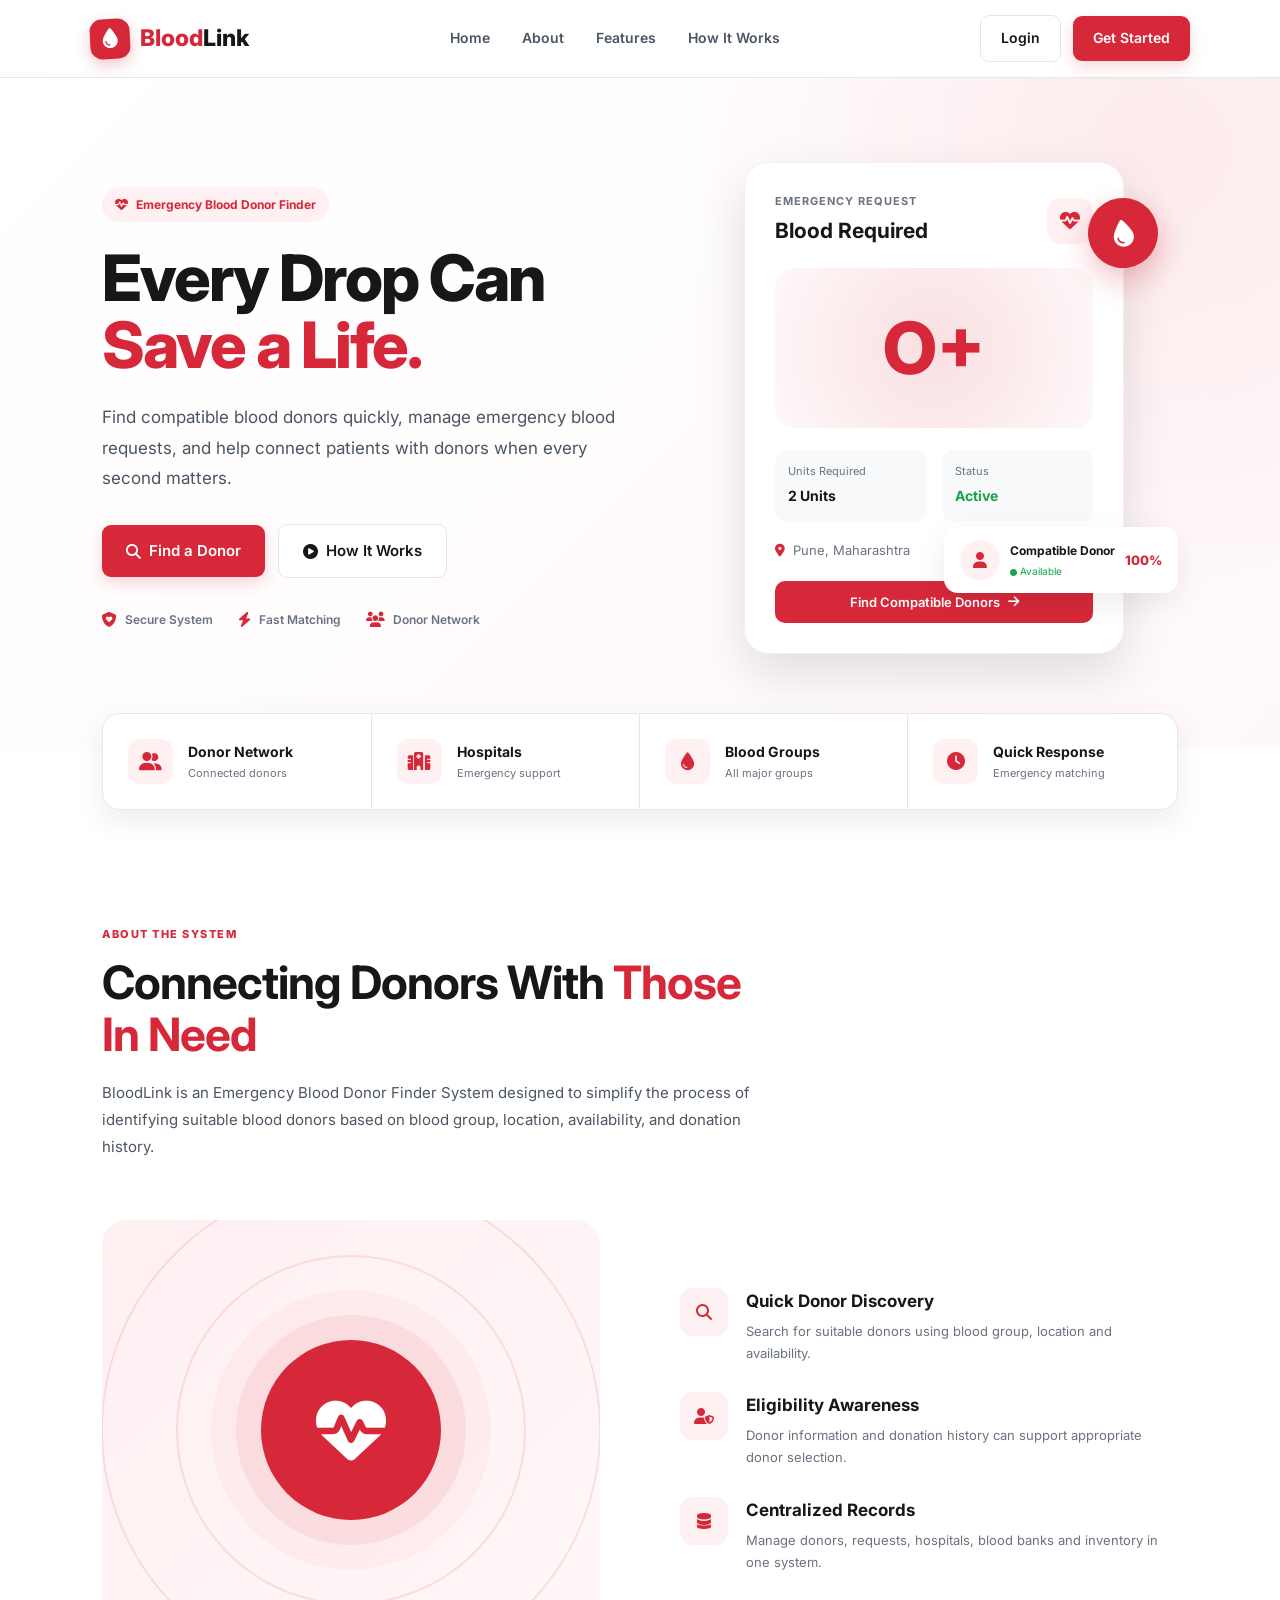
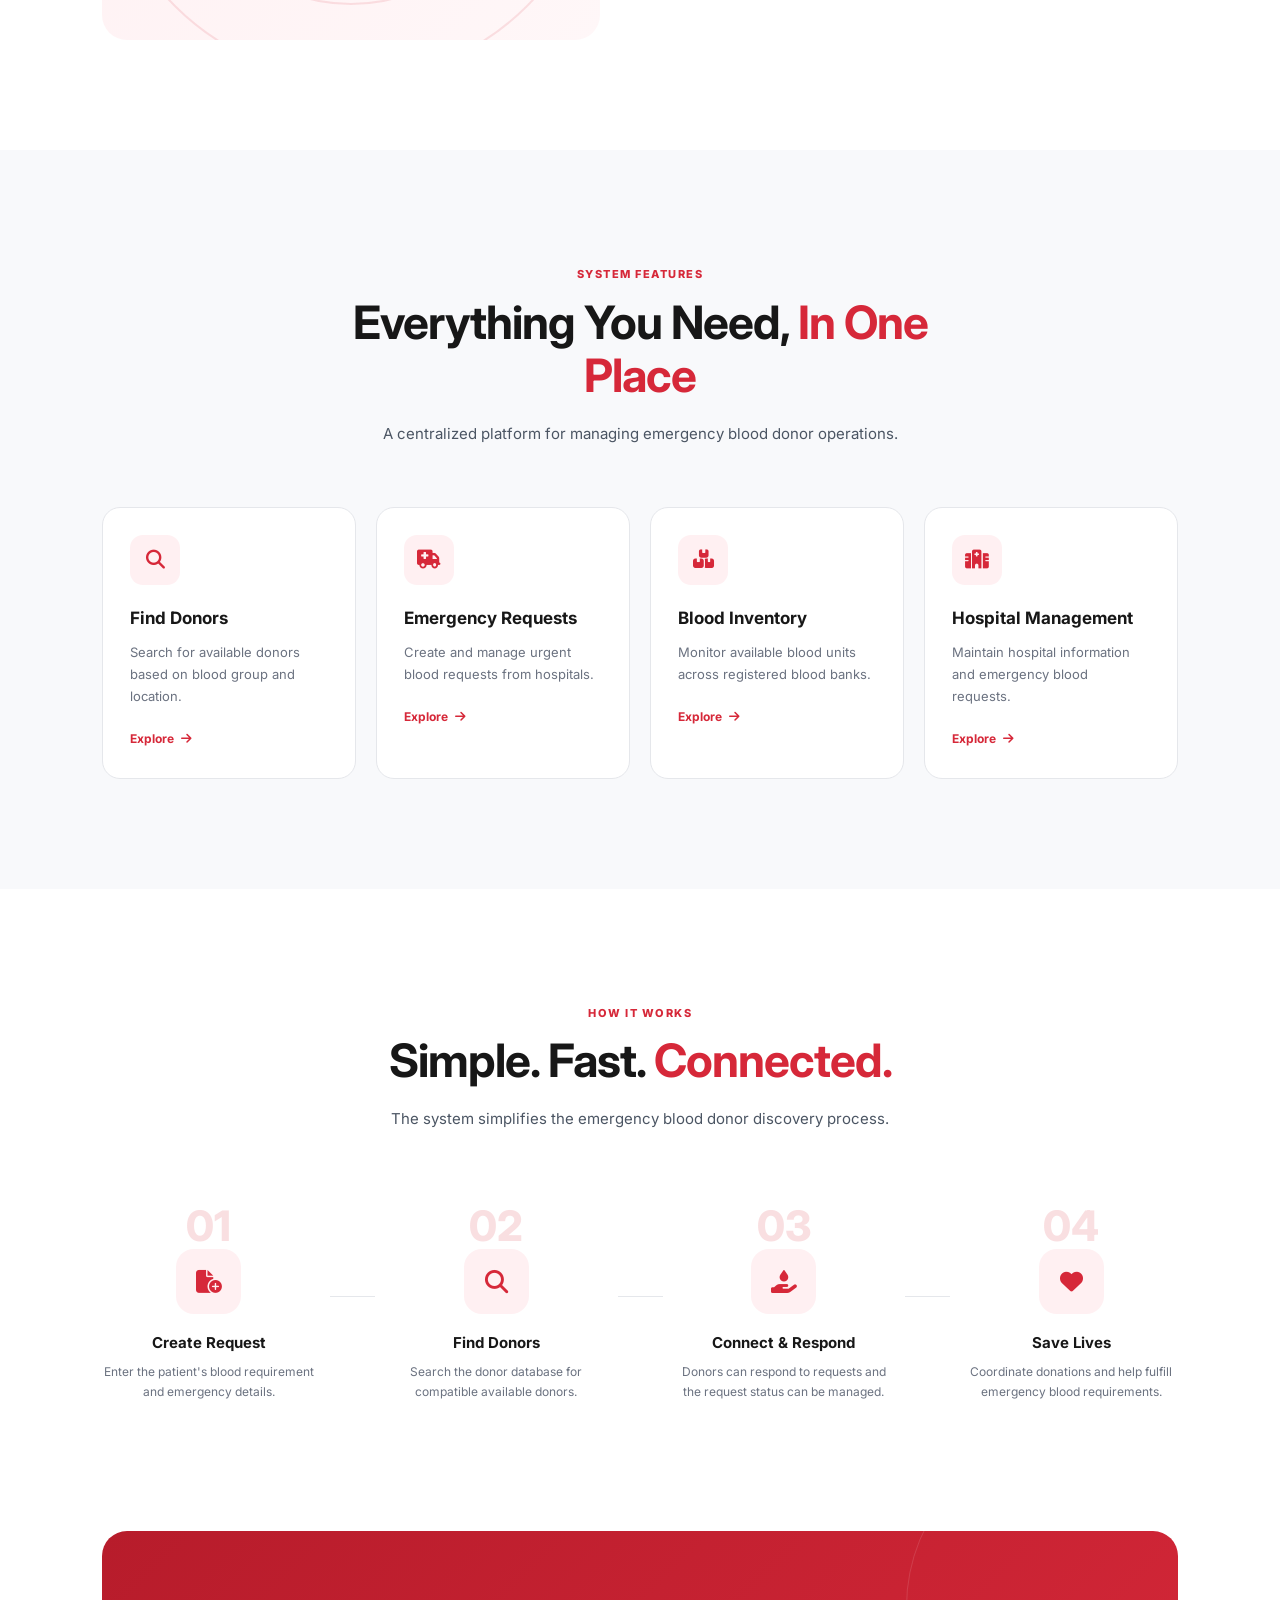
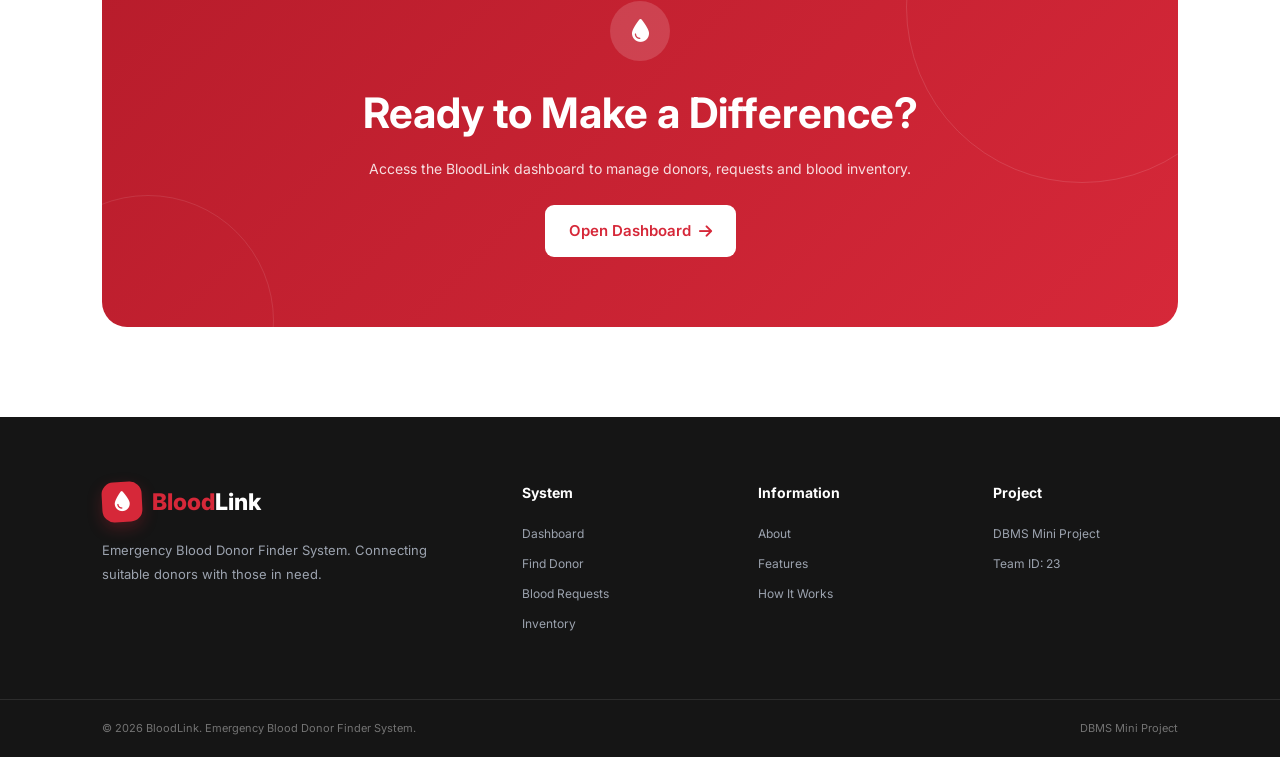
<file: index.html>
<!DOCTYPE html>
<html lang="en">
<head>
    <meta charset="UTF-8">

    <meta name="viewport" content="width=device-width, initial-scale=1.0">

    <title>BloodLink | Emergency Blood Donor Finder</title>

    <!-- Google Font -->
    <link rel="preconnect" href="https://fonts.googleapis.com">
    <link rel="preconnect" href="https://fonts.gstatic.com" crossorigin>
    <link
        href="https://fonts.googleapis.com/css2?family=Inter:wght@400;500;600;700;800&display=swap"
        rel="stylesheet"
    >

    <!-- Font Awesome Icons -->
    <link
        rel="stylesheet"
        href="https://cdnjs.cloudflare.com/ajax/libs/font-awesome/6.5.2/css/all.min.css"
    >

    <!-- Main CSS -->
    <link rel="stylesheet" href="css/style.css">
</head>

<body>

    <!-- ================= NAVBAR ================= -->

    <header class="navbar">

        <div class="logo">
            <div class="logo-icon">
                <i class="fa-solid fa-droplet"></i>
            </div>

            <div class="logo-text">
                <span>Blood</span>Link
            </div>
        </div>

        <nav class="nav-links">
            <a href="#home">Home</a>
            <a href="#about">About</a>
            <a href="#features">Features</a>
            <a href="#how-it-works">How It Works</a>
        </nav>

        <div class="nav-buttons">
            <a href="User/pages/login.html" class="btn btn-outline">
                Login
            </a>

            <a href="User/pages/register.html" class="btn btn-primary">
                Get Started
            </a>
        </div>

    </header>


    <!-- ================= HERO SECTION ================= -->

    <main>

        <section id="home" class="hero">

            <div class="hero-content">

                <div class="hero-badge">
                    <i class="fa-solid fa-heart-pulse"></i>
                    Emergency Blood Donor Finder
                </div>

                <h1>
                    Every Drop Can
                    <span>Save a Life.</span>
                </h1>

                <p>
                    Find compatible blood donors quickly, manage emergency
                    blood requests, and help connect patients with donors
                    when every second matters.
                </p>

                <div class="hero-buttons">

                    <a href="User/pages/login.html" class="btn btn-primary btn-large">
    <i class="fa-solid fa-magnifying-glass"></i>
    Find a Donor
</a>

                    <a href="#how-it-works" class="btn btn-light btn-large">
                        <i class="fa-solid fa-circle-play"></i>
                        How It Works
                    </a>

                </div>

                <div class="hero-trust">

                    <div class="trust-item">
                        <i class="fa-solid fa-shield-heart"></i>
                        <span>Secure System</span>
                    </div>

                    <div class="trust-item">
                        <i class="fa-solid fa-bolt"></i>
                        <span>Fast Matching</span>
                    </div>

                    <div class="trust-item">
                        <i class="fa-solid fa-users"></i>
                        <span>Donor Network</span>
                    </div>

                </div>

            </div>


            <!-- HERO VISUAL -->

            <div class="hero-visual">

                <div class="blood-card">

                    <div class="blood-card-top">
                        <div>
                            <span class="small-label">Emergency Request</span>
                            <h3>Blood Required</h3>
                        </div>

                        <div class="emergency-icon">
                            <i class="fa-solid fa-heart-pulse"></i>
                        </div>
                    </div>

                    <div class="blood-group-display">
                        O+
                    </div>

                    <div class="blood-info">

                        <div>
                            <span>Units Required</span>
                            <strong>2 Units</strong>
                        </div>

                        <div>
                            <span>Status</span>
                            <strong class="status-active">
                                Active
                            </strong>
                        </div>

                    </div>

                    <div class="location-row">
                        <i class="fa-solid fa-location-dot"></i>

                        <span>
                            Pune, Maharashtra
                        </span>
                    </div>

                    <button class="card-action">
                        Find Compatible Donors
                        <i class="fa-solid fa-arrow-right"></i>
                    </button>

                </div>


                <!-- Floating donor card -->

                <div class="floating-card donor-floating">

                    <div class="donor-avatar">
                        <i class="fa-solid fa-user"></i>
                    </div>

                    <div>
                        <strong>Compatible Donor</strong>

                        <span>
                            <i class="fa-solid fa-circle"></i>
                            Available
                        </span>
                    </div>

                    <div class="match-percent">
                        100%
                    </div>

                </div>


                <!-- Floating blood icon -->

                <div class="floating-blood">
                    <i class="fa-solid fa-droplet"></i>
                </div>

            </div>

        </section>


        <!-- ================= STATISTICS ================= -->

        <section class="stats-section">

            <div class="stat-card">

                <div class="stat-icon">
                    <i class="fa-solid fa-user-group"></i>
                </div>

                <div>
                    <h3>Donor Network</h3>
                    <p>Connected donors</p>
                </div>

            </div>


            <div class="stat-card">

                <div class="stat-icon">
                    <i class="fa-solid fa-hospital"></i>
                </div>

                <div>
                    <h3>Hospitals</h3>
                    <p>Emergency support</p>
                </div>

            </div>


            <div class="stat-card">

                <div class="stat-icon">
                    <i class="fa-solid fa-droplet"></i>
                </div>

                <div>
                    <h3>Blood Groups</h3>
                    <p>All major groups</p>
                </div>

            </div>


            <div class="stat-card">

                <div class="stat-icon">
                    <i class="fa-solid fa-clock"></i>
                </div>

                <div>
                    <h3>Quick Response</h3>
                    <p>Emergency matching</p>
                </div>

            </div>

        </section>


        <!-- ================= ABOUT ================= -->

        <section id="about" class="about-section">

            <div class="section-heading">

                <span class="section-label">
                    ABOUT THE SYSTEM
                </span>

                <h2>
                    Connecting Donors With
                    <span>Those In Need</span>
                </h2>

                <p>
                    BloodLink is an Emergency Blood Donor Finder System
                    designed to simplify the process of identifying suitable
                    blood donors based on blood group, location,
                    availability, and donation history.
                </p>

            </div>


            <div class="about-grid">

                <div class="about-image">

                    <div class="about-icon-large">
                        <i class="fa-solid fa-heart-pulse"></i>
                    </div>

                    <div class="about-circle circle-one"></div>
                    <div class="about-circle circle-two"></div>

                </div>


                <div class="about-content">

                    <div class="about-item">

                        <div class="about-item-icon">
                            <i class="fa-solid fa-magnifying-glass"></i>
                        </div>

                        <div>
                            <h3>Quick Donor Discovery</h3>

                            <p>
                                Search for suitable donors using blood group,
                                location and availability.
                            </p>
                        </div>

                    </div>


                    <div class="about-item">

                        <div class="about-item-icon">
                            <i class="fa-solid fa-user-shield"></i>
                        </div>

                        <div>
                            <h3>Eligibility Awareness</h3>

                            <p>
                                Donor information and donation history can
                                support appropriate donor selection.
                            </p>
                        </div>

                    </div>


                    <div class="about-item">

                        <div class="about-item-icon">
                            <i class="fa-solid fa-database"></i>
                        </div>

                        <div>
                            <h3>Centralized Records</h3>

                            <p>
                                Manage donors, requests, hospitals,
                                blood banks and inventory in one system.
                            </p>
                        </div>

                    </div>

                </div>

            </div>

        </section>


        <!-- ================= FEATURES ================= -->

        <section id="features" class="features-section">

            <div class="section-heading centered">

                <span class="section-label">
                    SYSTEM FEATURES
                </span>

                <h2>
                    Everything You Need,
                    <span>In One Place</span>
                </h2>

                <p>
                    A centralized platform for managing emergency blood
                    donor operations.
                </p>

            </div>


            <div class="features-grid">

                <div class="feature-card">

                    <div class="feature-icon">
                        <i class="fa-solid fa-magnifying-glass"></i>
                    </div>

                    <h3>Find Donors</h3>

                    <p>
                        Search for available donors based on blood group
                        and location.
                    </p>

                    <a href="User/pages/login.html">
                        Explore
                        <i class="fa-solid fa-arrow-right"></i>
                    </a>

                </div>


                <div class="feature-card">

                    <div class="feature-icon">
                        <i class="fa-solid fa-truck-medical"></i>
                    </div>

                    <h3>Emergency Requests</h3>

                    <p>
                        Create and manage urgent blood requests from
                        hospitals.
                    </p>

                    <a href="User/pages/login.html">
                        Explore
                        <i class="fa-solid fa-arrow-right"></i>
                    </a>

                </div>


                <div class="feature-card">

                    <div class="feature-icon">
                        <i class="fa-solid fa-boxes-stacked"></i>
                    </div>

                    <h3>Blood Inventory</h3>

                    <p>
                        Monitor available blood units across registered
                        blood banks.
                    </p>

                    <a href="User/pages/login.html">
                        Explore
                        <i class="fa-solid fa-arrow-right"></i>
                    </a>

                </div>


                <div class="feature-card">

                    <div class="feature-icon">
                        <i class="fa-solid fa-hospital"></i>
                    </div>

                    <h3>Hospital Management</h3>

                    <p>
                        Maintain hospital information and emergency
                        blood requests.
                    </p>

                    <a href="User/pages/login.html">
                        Explore
                        <i class="fa-solid fa-arrow-right"></i>
                    </a>

                </div>

            </div>

        </section>


        <!-- ================= HOW IT WORKS ================= -->

        <section id="how-it-works" class="how-section">

            <div class="section-heading centered">

                <span class="section-label">
                    HOW IT WORKS
                </span>

                <h2>
                    Simple. Fast. <span>Connected.</span>
                </h2>

                <p>
                    The system simplifies the emergency blood donor
                    discovery process.
                </p>

            </div>


            <div class="steps">

                <div class="step">

                    <div class="step-number">
                        01
                    </div>

                    <div class="step-icon">
                        <i class="fa-solid fa-file-circle-plus"></i>
                    </div>

                    <h3>Create Request</h3>

                    <p>
                        Enter the patient's blood requirement and
                        emergency details.
                    </p>

                </div>


                <div class="step-line"></div>


                <div class="step">

                    <div class="step-number">
                        02
                    </div>

                    <div class="step-icon">
                        <i class="fa-solid fa-magnifying-glass"></i>
                    </div>

                    <h3>Find Donors</h3>

                    <p>
                        Search the donor database for compatible
                        available donors.
                    </p>

                </div>


                <div class="step-line"></div>


                <div class="step">

                    <div class="step-number">
                        03
                    </div>

                    <div class="step-icon">
                        <i class="fa-solid fa-hand-holding-droplet"></i>
                    </div>

                    <h3>Connect & Respond</h3>

                    <p>
                        Donors can respond to requests and the request
                        status can be managed.
                    </p>

                </div>


                <div class="step-line"></div>


                <div class="step">

                    <div class="step-number">
                        04
                    </div>

                    <div class="step-icon">
                        <i class="fa-solid fa-heart"></i>
                    </div>

                    <h3>Save Lives</h3>

                    <p>
                        Coordinate donations and help fulfill emergency
                        blood requirements.
                    </p>

                </div>

            </div>

        </section>


        <!-- ================= CTA ================= -->

        <section class="cta-section">

            <div class="cta-content">

                <div class="cta-icon">
                    <i class="fa-solid fa-droplet"></i>
                </div>

                <h2>
                    Ready to Make a Difference?
                </h2>

                <p>
                    Access the BloodLink dashboard to manage donors,
                    requests and blood inventory.
                </p>

                <a href="User/pages/login.html" class="btn btn-white btn-large">
                    Open Dashboard
                    <i class="fa-solid fa-arrow-right"></i>
                </a>

            </div>

        </section>

    </main>


    <!-- ================= FOOTER ================= -->

    <footer class="footer">

        <div class="footer-main">

            <div class="footer-brand">

                <div class="logo footer-logo">

                    <div class="logo-icon">
                        <i class="fa-solid fa-droplet"></i>
                    </div>

                    <div class="logo-text">
                        <span>Blood</span>Link
                    </div>

                </div>

                <p>
                    Emergency Blood Donor Finder System.
                    Connecting suitable donors with those in need.
                </p>

            </div>


            <div class="footer-column">

                <h4>System</h4>

                <a href="dashboard.html">Dashboard</a>
                <a href="dashboard.html">Find Donor</a>
                <a href="dashboard.html">Blood Requests</a>
                <a href="dashboard.html">Inventory</a>

            </div>


            <div class="footer-column">

                <h4>Information</h4>

                <a href="#about">About</a>
                <a href="#features">Features</a>
                <a href="#how-it-works">How It Works</a>

            </div>


            <div class="footer-column">

                <h4>Project</h4>

                <p>
                    DBMS Mini Project
                </p>

                <p>
                    Team ID: 23
                </p>

            </div>

        </div>


        <div class="footer-bottom">

            <p>
                © 2026 BloodLink. Emergency Blood Donor Finder System.
            </p>

            <p>
                DBMS Mini Project
            </p>

        </div>

    </footer>


    <!-- Main JavaScript -->
    <script src="js/main.js"></script>

</body>
</html>
</file>
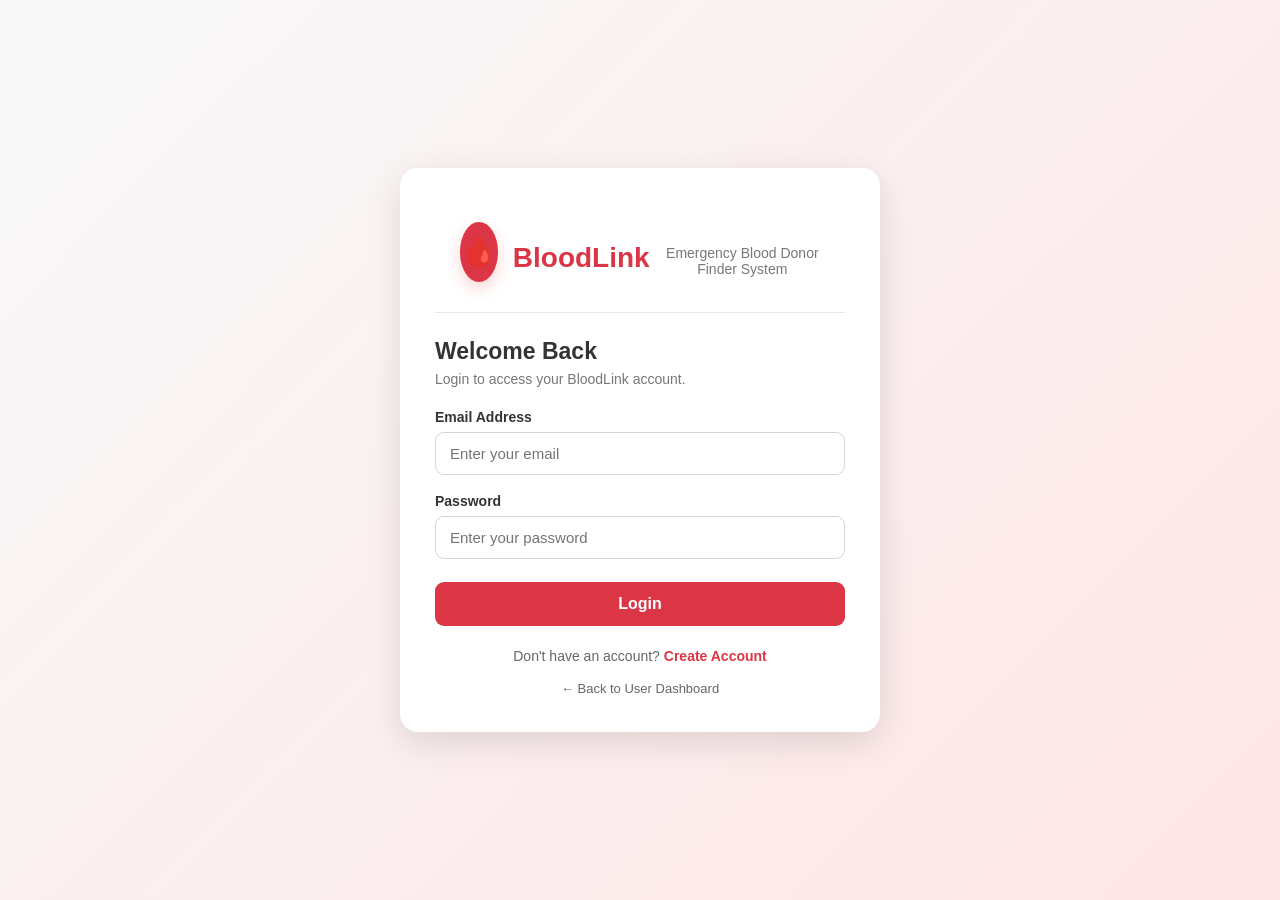
<file: dashboard.html>
<!DOCTYPE html>
<html lang="en">

<head>

    <meta charset="UTF-8">

    <meta name="viewport" content="width=device-width, initial-scale=1.0">

    <title>BloodLink | Dashboard</title>

    <!-- Google Font -->
    <link rel="preconnect" href="https://fonts.googleapis.com">
    <link rel="preconnect" href="https://fonts.gstatic.com" crossorigin>

    <link
        href="https://fonts.googleapis.com/css2?family=Inter:wght@400;500;600;700;800&display=swap"
        rel="stylesheet"
    >

    <!-- Font Awesome -->
    <link
        rel="stylesheet"
        href="https://cdnjs.cloudflare.com/ajax/libs/font-awesome/6.5.2/css/all.min.css"
    >

    <!-- Dashboard CSS -->
    <link rel="stylesheet" href="css/dashboard.css">

</head>


<body>


<!-- =====================================================
     SIDEBAR
===================================================== -->

<aside class="sidebar">

    <!-- Logo -->

    <div class="sidebar-logo">

        <div class="logo-icon">
            <i class="fa-solid fa-droplet"></i>
        </div>

        <div class="logo-name">
            <span>Blood</span>Link
        </div>

    </div>


    <!-- Navigation -->

    <nav class="sidebar-nav">

        <p class="nav-title">
            MAIN MENU
        </p>

        <a href="dashboard.html" class="nav-item active">

            <i class="fa-solid fa-chart-line"></i>

            <span>Dashboard</span>

        </a>


        <a href="pages/find-donor.html" class="nav-item">

            <i class="fa-solid fa-magnifying-glass"></i>

            <span>Find Donor</span>

        </a>


        <a href="pages/donors.html" class="nav-item">

            <i class="fa-solid fa-users"></i>

            <span>Donors</span>

        </a>


        <a href="pages/blood-request.html" class="nav-item">

            <i class="fa-solid fa-truck-medical"></i>

            <span>Blood Requests</span>

        </a>


        <p class="nav-title second-title">
            MANAGEMENT
        </p>


        <a href="pages/donations.html" class="nav-item">

            <i class="fa-solid fa-hand-holding-droplet"></i>

            <span>Donations</span>

        </a>


        <a href="pages/inventory.html" class="nav-item">

            <i class="fa-solid fa-boxes-stacked"></i>

            <span>Blood Inventory</span>

        </a>


        <a href="pages/responses.html" class="nav-item">

            <i class="fa-solid fa-comments"></i>

            <span>Donor Responses</span>

        </a>


        <p class="nav-title second-title">
            RESOURCES
        </p>


        <a href="pages/hospitals.html" class="nav-item">

            <i class="fa-solid fa-hospital"></i>

            <span>Hospitals</span>

        </a>


        <a href="pages/blood-banks.html" class="nav-item">

            <i class="fa-solid fa-building-columns"></i>

            <span>Blood Banks</span>

        </a>


        <a href="pages/reports.html" class="nav-item">

            <i class="fa-solid fa-chart-pie"></i>

            <span>Reports</span>

        </a>

    </nav>


    <!-- Sidebar Bottom -->

    <div class="sidebar-bottom">

        <div class="help-box">

            <div class="help-icon">

                <i class="fa-solid fa-circle-question"></i>

            </div>

            <div>

                <strong>Need Help?</strong>

                <span>Contact administrator</span>

            </div>

        </div>


        <a href="index.html" class="logout-btn">

            <i class="fa-solid fa-arrow-left"></i>

            <span>Back to Home</span>

        </a>

    </div>

</aside>



<!-- =====================================================
     MAIN CONTENT
===================================================== -->

<main class="main-content">


    <!-- =================================================
         TOP BAR
    ================================================= -->

    <header class="topbar">

        <div class="mobile-menu">

            <button id="menuButton">

                <i class="fa-solid fa-bars"></i>

            </button>

        </div>


        <div class="page-title">

            <span>Overview</span>

            <h1>Dashboard</h1>

        </div>


        <div class="topbar-right">


            <!-- Notification -->

            <button class="notification-btn">

                <i class="fa-regular fa-bell"></i>

                <span class="notification-dot"></span>

            </button>


            <!-- User -->

            <div class="user-profile">

                <div class="user-avatar">

                    <i class="fa-solid fa-user"></i>

                </div>

                <div class="user-details">

                    <strong>Administrator</strong>

                    <span>System Admin</span>

                </div>

                <i class="fa-solid fa-chevron-down dropdown-arrow"></i>

            </div>

        </div>

    </header>



    <!-- =================================================
         DASHBOARD BODY
    ================================================= -->

    <div class="dashboard-body">


        <!-- Welcome -->

        <section class="welcome-section">

            <div>

                <span class="welcome-label">
                    EMERGENCY BLOOD MANAGEMENT
                </span>

                <h2>
                    Welcome to BloodLink
                </h2>

                <p>
                    Manage donors, emergency blood requests,
                    donations and blood inventory from one place.
                </p>

            </div>


            <a href="pages/blood-request.html"
               class="primary-action">

                <i class="fa-solid fa-plus"></i>

                New Blood Request

            </a>

        </section>



        <!-- =================================================
             STATISTICS
        ================================================= -->

        <section class="stats-grid">


            <!-- Donors -->

            <div class="dashboard-stat-card">

                <div class="stat-card-top">

                    <div class="dashboard-stat-icon donor-icon">

                        <i class="fa-solid fa-users"></i>

                    </div>

                    <span class="stat-status positive">

                        <i class="fa-solid fa-arrow-up"></i>

                        Active

                    </span>

                </div>

                <div class="stat-number">

                    128

                </div>

                <div class="stat-label">

                    Registered Donors

                </div>

                <div class="stat-description">

                    Donors in the system

                </div>

            </div>



            <!-- Requests -->

            <div class="dashboard-stat-card">

                <div class="stat-card-top">

                    <div class="dashboard-stat-icon request-icon">

                        <i class="fa-solid fa-truck-medical"></i>

                    </div>

                    <span class="stat-status warning">

                        <i class="fa-solid fa-clock"></i>

                        Pending

                    </span>

                </div>

                <div class="stat-number">

                    24

                </div>

                <div class="stat-label">

                    Blood Requests

                </div>

                <div class="stat-description">

                    Active emergency requests

                </div>

            </div>



            <!-- Inventory -->

            <div class="dashboard-stat-card">

                <div class="stat-card-top">

                    <div class="dashboard-stat-icon inventory-icon">

                        <i class="fa-solid fa-droplet"></i>

                    </div>

                    <span class="stat-status positive">

                        Available

                    </span>

                </div>

                <div class="stat-number">

                    87

                </div>

                <div class="stat-label">

                    Blood Units

                </div>

                <div class="stat-description">

                    Units currently available

                </div>

            </div>



            <!-- Hospitals -->

            <div class="dashboard-stat-card">

                <div class="stat-card-top">

                    <div class="dashboard-stat-icon hospital-icon">

                        <i class="fa-solid fa-hospital"></i>

                    </div>

                    <span class="stat-status positive">

                        Connected

                    </span>

                </div>

                <div class="stat-number">

                    12

                </div>

                <div class="stat-label">

                    Hospitals

                </div>

                <div class="stat-description">

                    Registered hospitals

                </div>

            </div>


        </section>



        <!-- =================================================
             CONTENT GRID
        ================================================= -->

        <section class="dashboard-grid">


            <!-- =================================================
                 EMERGENCY REQUESTS
            ================================================= -->

            <div class="dashboard-panel requests-panel">


                <div class="panel-header">

                    <div>

                        <span class="panel-label">
                            RECENT ACTIVITY
                        </span>

                        <h3>
                            Emergency Blood Requests
                        </h3>

                    </div>


                    <a href="pages/blood-request.html"
                       class="view-all">

                        View All

                        <i class="fa-solid fa-arrow-right"></i>

                    </a>

                </div>


                <div class="request-list">


                    <!-- Request 1 -->

                    <div class="request-row">

                        <div class="request-blood">

                            O+

                        </div>

                        <div class="request-info">

                            <strong>
                                Rahul Sharma
                            </strong>

                            <span>
                                City Care Hospital
                            </span>

                        </div>

                        <div class="request-units">

                            <strong>
                                2 Units
                            </strong>

                            <span>
                                Required
                            </span>

                        </div>

                        <div class="request-status critical">

                            Critical

                        </div>

                    </div>



                    <!-- Request 2 -->

                    <div class="request-row">

                        <div class="request-blood">

                            B+

                        </div>

                        <div class="request-info">

                            <strong>
                                Priya Mehta
                            </strong>

                            <span>
                                Ruby Hospital
                            </span>

                        </div>

                        <div class="request-units">

                            <strong>
                                3 Units
                            </strong>

                            <span>
                                Required
                            </span>

                        </div>

                        <div class="request-status urgent">

                            Urgent

                        </div>

                    </div>



                    <!-- Request 3 -->

                    <div class="request-row">

                        <div class="request-blood">

                            A+

                        </div>

                        <div class="request-info">

                            <strong>
                                Aditya Patil
                            </strong>

                            <span>
                                Pune General Hospital
                            </span>

                        </div>

                        <div class="request-units">

                            <strong>
                                1 Unit
                            </strong>

                            <span>
                                Required
                            </span>

                        </div>

                        <div class="request-status normal">

                            Normal

                        </div>

                    </div>



                    <!-- Request 4 -->

                    <div class="request-row">

                        <div class="request-blood">

                            AB-

                        </div>

                        <div class="request-info">

                            <strong>
                                Sneha Joshi
                            </strong>

                            <span>
                                Lifeline Hospital
                            </span>

                        </div>

                        <div class="request-units">

                            <strong>
                                2 Units
                            </strong>

                            <span>
                                Required
                            </span>

                        </div>

                        <div class="request-status urgent">

                            Urgent

                        </div>

                    </div>


                </div>

            </div>



            <!-- =================================================
                 BLOOD INVENTORY
            ================================================= -->

            <div class="dashboard-panel inventory-panel">


                <div class="panel-header">

                    <div>

                        <span class="panel-label">
                            BLOOD STOCK
                        </span>

                        <h3>
                            Inventory
                        </h3>

                    </div>


                    <a href="pages/inventory.html"
                       class="view-all">

                        View All

                        <i class="fa-solid fa-arrow-right"></i>

                    </a>

                </div>


                <div class="inventory-list">


                    <!-- O+ -->

                    <div class="inventory-row">

                        <div class="inventory-group">

                            <div class="blood-mini">
                                O+
                            </div>

                            <span>O Positive</span>

                        </div>

                        <div class="inventory-bar">

                            <div class="bar">

                                <div
                                    class="bar-fill"
                                    style="width: 85%;">
                                </div>

                            </div>

                            <span>
                                32 Units
                            </span>

                        </div>

                    </div>



                    <!-- O- -->

                    <div class="inventory-row">

                        <div class="inventory-group">

                            <div class="blood-mini">
                                O-
                            </div>

                            <span>O Negative</span>

                        </div>

                        <div class="inventory-bar">

                            <div class="bar">

                                <div
                                    class="bar-fill"
                                    style="width: 40%;">
                                </div>

                            </div>

                            <span>
                                10 Units
                            </span>

                        </div>

                    </div>



                    <!-- A+ -->

                    <div class="inventory-row">

                        <div class="inventory-group">

                            <div class="blood-mini">
                                A+
                            </div>

                            <span>A Positive</span>

                        </div>

                        <div class="inventory-bar">

                            <div class="bar">

                                <div
                                    class="bar-fill"
                                    style="width: 70%;">
                                </div>

                            </div>

                            <span>
                                22 Units
                            </span>

                        </div>

                    </div>



                    <!-- B+ -->

                    <div class="inventory-row">

                        <div class="inventory-group">

                            <div class="blood-mini">
                                B+
                            </div>

                            <span>B Positive</span>

                        </div>

                        <div class="inventory-bar">

                            <div class="bar">

                                <div
                                    class="bar-fill"
                                    style="width: 55%;">
                                </div>

                            </div>

                            <span>
                                18 Units
                            </span>

                        </div>

                    </div>



                    <!-- AB+ -->

                    <div class="inventory-row">

                        <div class="inventory-group">

                            <div class="blood-mini">
                                AB+
                            </div>

                            <span>AB Positive</span>

                        </div>

                        <div class="inventory-bar">

                            <div class="bar">

                                <div
                                    class="bar-fill"
                                    style="width: 35%;">
                                </div>

                            </div>

                            <span>
                                5 Units
                            </span>

                        </div>

                    </div>


                </div>

            </div>


        </section>



        <!-- =================================================
             QUICK ACTIONS
        ================================================= -->

        <section class="quick-actions-section">

            <div class="section-small-heading">

                <div>

                    <span class="panel-label">
                        QUICK ACTIONS
                    </span>

                    <h3>
                        Manage System
                    </h3>

                </div>

            </div>


            <div class="quick-actions-grid">


                <a href="pages/find-donor.html"
                   class="quick-action-card">

                    <div class="quick-action-icon">

                        <i class="fa-solid fa-magnifying-glass"></i>

                    </div>

                    <div>

                        <strong>
                            Find Donor
                        </strong>

                        <span>
                            Search available donors
                        </span>

                    </div>

                    <i class="fa-solid fa-arrow-right action-arrow"></i>

                </a>



                <a href="pages/donors.html"
                   class="quick-action-card">

                    <div class="quick-action-icon">

                        <i class="fa-solid fa-user-plus"></i>

                    </div>

                    <div>

                        <strong>
                            Manage Donors
                        </strong>

                        <span>
                            View donor records
                        </span>

                    </div>

                    <i class="fa-solid fa-arrow-right action-arrow"></i>

                </a>



                <a href="pages/inventory.html"
                   class="quick-action-card">

                    <div class="quick-action-icon">

                        <i class="fa-solid fa-boxes-stacked"></i>

                    </div>

                    <div>

                        <strong>
                            Check Inventory
                        </strong>

                        <span>
                            View blood stock
                        </span>

                    </div>

                    <i class="fa-solid fa-arrow-right action-arrow"></i>

                </a>



                <a href="pages/reports.html"
                   class="quick-action-card">

                    <div class="quick-action-icon">

                        <i class="fa-solid fa-chart-pie"></i>

                    </div>

                    <div>

                        <strong>
                            View Reports
                        </strong>

                        <span>
                            System analytics
                        </span>

                    </div>

                    <i class="fa-solid fa-arrow-right action-arrow"></i>

                </a>


            </div>

        </section>


    </div>

</main>


<!-- Dashboard JavaScript -->
<script src="js/dashboard.js"></script>

</body>

</html>
</file>
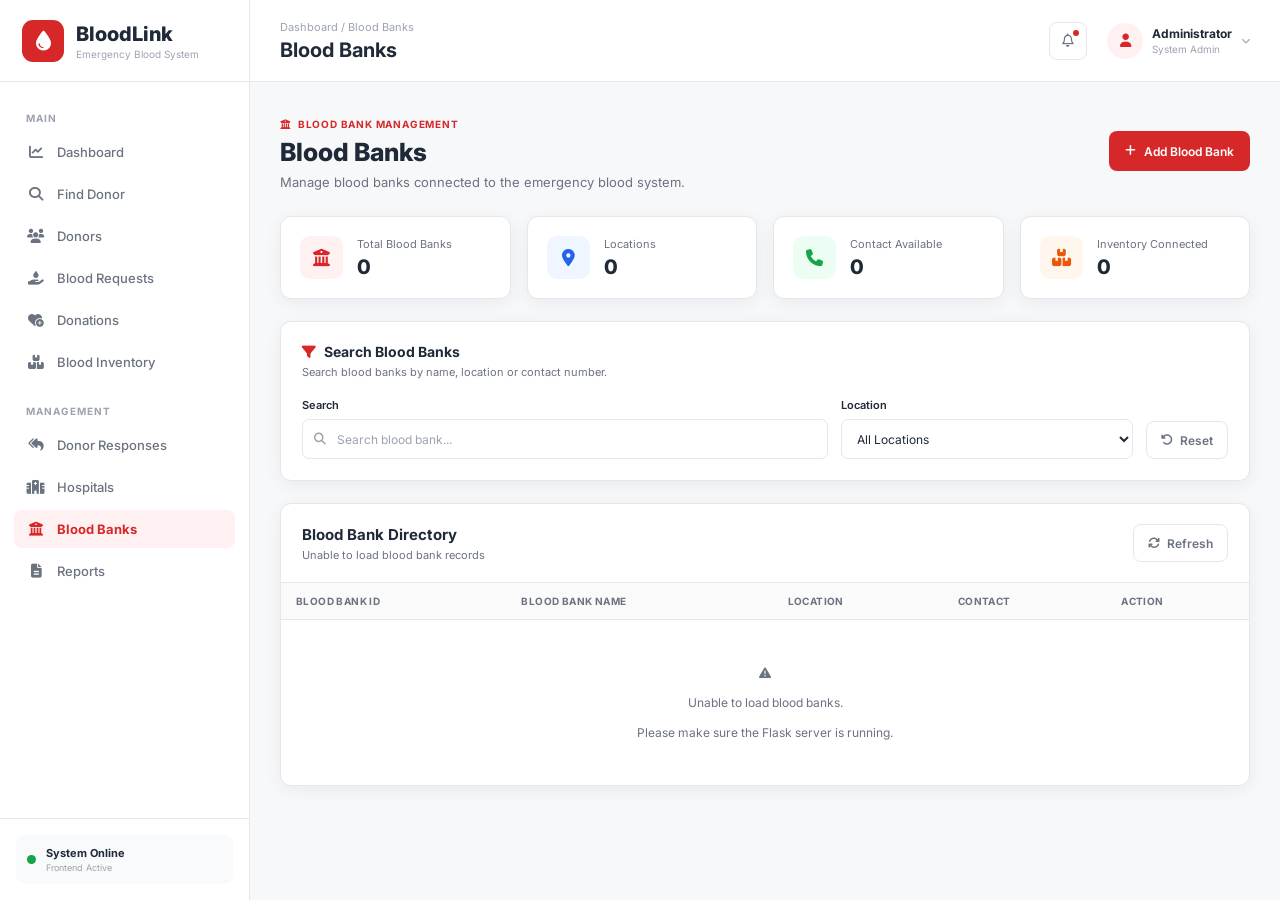
<file: pages/blood-banks.html>
<!DOCTYPE html>
<html lang="en">

<head>
    <meta charset="UTF-8">

    <meta
        name="viewport"
        content="width=device-width, initial-scale=1.0"
    >

    <title>Blood Banks | BloodLink</title>

    <!-- Google Font -->
    <link
        href="https://fonts.googleapis.com/css2?family=Inter:wght@400;500;600;700;800&display=swap"
        rel="stylesheet"
    >

    <!-- Font Awesome -->
    <link
        rel="stylesheet"
        href="https://cdnjs.cloudflare.com/ajax/libs/font-awesome/6.5.2/css/all.min.css"
    >

    <!-- Page CSS -->
    <link
        rel="stylesheet"
        href="../css/blood-banks.css"
    >
</head>


<body>


    <!-- =====================================================
         SIDEBAR
         ===================================================== -->

    <aside class="sidebar">

        <div class="sidebar-logo">

            <div class="logo-icon">
                <i class="fa-solid fa-droplet"></i>
            </div>

            <div>
                <h2>BloodLink</h2>
                <span>Emergency Blood System</span>
            </div>

        </div>


        <nav class="sidebar-nav">

            <div class="nav-section-title">
                MAIN
            </div>


            <a
                href="../dashboard.html"
                class="nav-item"
            >
                <i class="fa-solid fa-chart-line"></i>
                <span>Dashboard</span>
            </a>


            <a
                href="find-donor.html"
                class="nav-item"
            >
                <i class="fa-solid fa-magnifying-glass"></i>
                <span>Find Donor</span>
            </a>


            <a
                href="donors.html"
                class="nav-item"
            >
                <i class="fa-solid fa-users"></i>
                <span>Donors</span>
            </a>


            <a
                href="blood-request.html"
                class="nav-item"
            >
                <i class="fa-solid fa-hand-holding-droplet"></i>
                <span>Blood Requests</span>
            </a>


            <a
                href="donations.html"
                class="nav-item"
            >
                <i class="fa-solid fa-heart-circle-plus"></i>
                <span>Donations</span>
            </a>


            <a
                href="inventory.html"
                class="nav-item"
            >
                <i class="fa-solid fa-boxes-stacked"></i>
                <span>Blood Inventory</span>
            </a>


            <div class="nav-section-title">
                MANAGEMENT
            </div>


            <a
                href="responses.html"
                class="nav-item"
            >
                <i class="fa-solid fa-reply-all"></i>
                <span>Donor Responses</span>
            </a>


            <a
                href="hospitals.html"
                class="nav-item"
            >
                <i class="fa-solid fa-hospital"></i>
                <span>Hospitals</span>
            </a>


            <a
                href="blood-banks.html"
                class="nav-item active"
            >
                <i class="fa-solid fa-building-columns"></i>
                <span>Blood Banks</span>
            </a>


            <a
                href="reports.html"
                class="nav-item"
            >
                <i class="fa-solid fa-file-lines"></i>
                <span>Reports</span>
            </a>

        </nav>


        <div class="sidebar-bottom">

            <div class="system-status">

                <span class="status-dot"></span>

                <div>
                    <strong>System Online</strong>
                    <small>Frontend Active</small>
                </div>

            </div>

        </div>

    </aside>



    <!-- =====================================================
         MAIN CONTENT
         ===================================================== -->

    <main class="main-content">


        <!-- =================================================
             TOPBAR
             ================================================= -->

        <header class="topbar">

            <div class="topbar-left">

                <button
                    class="menu-button"
                    id="menuButton"
                    aria-label="Open menu"
                >
                    <i class="fa-solid fa-bars"></i>
                </button>


                <div>

                    <span class="breadcrumb">
                        Dashboard / Blood Banks
                    </span>

                    <h1>Blood Banks</h1>

                </div>

            </div>


            <div class="topbar-right">


                <button
                    class="notification-btn"
                    aria-label="Notifications"
                >

                    <i class="fa-regular fa-bell"></i>

                    <span class="notification-dot"></span>

                </button>


                <div class="user-profile">

                    <div class="user-avatar">
                        <i class="fa-solid fa-user"></i>
                    </div>

                    <div class="user-info">

                        <strong>Administrator</strong>

                        <span>System Admin</span>

                    </div>

                    <i class="fa-solid fa-chevron-down profile-arrow"></i>

                </div>

            </div>

        </header>



        <!-- =================================================
             PAGE CONTENT
             ================================================= -->

        <section class="page-content">


            <!-- PAGE INTRO -->

            <div class="page-intro">

                <div>

                    <span class="page-label">
                        <i class="fa-solid fa-building-columns"></i>
                        BLOOD BANK MANAGEMENT
                    </span>

                    <h2>Blood Banks</h2>

                    <p>
                        Manage blood banks connected to the emergency blood system.
                    </p>

                </div>


                <button
                    class="primary-btn"
                    id="addBloodBankButton"
                >

                    <i class="fa-solid fa-plus"></i>

                    Add Blood Bank

                </button>

            </div>



            <!-- =================================================
                 STATISTICS
                 ================================================= -->

            <div class="stats-grid">


                <div class="stat-card">

                    <div class="stat-icon red">
                        <i class="fa-solid fa-building-columns"></i>
                    </div>

                    <div class="stat-info">

                        <span>Total Blood Banks</span>

                        <strong id="totalBloodBanks">
                            0
                        </strong>

                    </div>

                </div>


                <div class="stat-card">

                    <div class="stat-icon blue">
                        <i class="fa-solid fa-location-dot"></i>
                    </div>

                    <div class="stat-info">

                        <span>Locations</span>

                        <strong id="locationCount">
                            0
                        </strong>

                    </div>

                </div>


                <div class="stat-card">

                    <div class="stat-icon green">
                        <i class="fa-solid fa-phone"></i>
                    </div>

                    <div class="stat-info">

                        <span>Contact Available</span>

                        <strong id="contactCount">
                            0
                        </strong>

                    </div>

                </div>


                <div class="stat-card">

                    <div class="stat-icon orange">
                        <i class="fa-solid fa-boxes-stacked"></i>
                    </div>

                    <div class="stat-info">

                        <span>Inventory Connected</span>

                        <strong id="inventoryConnected">
                            0
                        </strong>

                    </div>

                </div>

            </div>



            <!-- =================================================
                 FILTERS
                 ================================================= -->

            <div class="filter-card">

                <div class="filter-header">

                    <h3>
                        <i class="fa-solid fa-filter"></i>
                        Search Blood Banks
                    </h3>

                    <p>
                        Search blood banks by name, location or contact number.
                    </p>

                </div>


                <div class="filter-grid">


                    <div class="form-group">

                        <label for="bloodBankSearch">
                            Search
                        </label>

                        <div class="input-with-icon">

                            <i class="fa-solid fa-magnifying-glass"></i>

                            <input
                                type="text"
                                id="bloodBankSearch"
                                placeholder="Search blood bank..."
                            >

                        </div>

                    </div>


                    <div class="form-group">

                        <label for="bloodBankLocation">
                            Location
                        </label>

                        <select id="bloodBankLocation">

                            <option value="">
                                All Locations
                            </option>

                        </select>

                    </div>


                    <div class="filter-actions">

                        <button
                            class="secondary-btn"
                            id="resetFilters"
                        >

                            <i class="fa-solid fa-rotate-left"></i>

                            Reset

                        </button>

                    </div>

                </div>

            </div>



            <!-- =================================================
                 BLOOD BANK TABLE
                 ================================================= -->

            <div class="table-card">


                <div class="table-header">

                    <div>

                        <h3>
                            Blood Bank Directory
                        </h3>

                        <p id="resultSummary">
                            Showing blood bank records
                        </p>

                    </div>


                    <div class="table-tools">

                        <button
                            class="outline-btn"
                            id="refreshBloodBanks"
                        >

                            <i class="fa-solid fa-arrows-rotate"></i>

                            Refresh

                        </button>

                    </div>

                </div>


                <div class="table-wrapper">

                    <table>

                        <thead>

                            <tr>

                                <th>
                                    Blood Bank ID
                                </th>

                                <th>
                                    Blood Bank Name
                                </th>

                                <th>
                                    Location
                                </th>

                                <th>
                                    Contact
                                </th>

                                <th>
                                    Action
                                </th>

                            </tr>

                        </thead>


                        <tbody id="bloodBankTableBody">

                            <!-- JavaScript will insert rows -->

                        </tbody>

                    </table>

                </div>

            </div>


        </section>

    </main>



    <!-- =====================================================
         BLOOD BANK DETAILS MODAL
         ===================================================== -->

    <div
        class="modal"
        id="bloodBankModal"
    >

        <div class="modal-content">


            <div class="modal-header">

                <div>

                    <span class="modal-label">
                        BLOOD BANK DETAILS
                    </span>

                    <h3 id="modalBloodBankTitle">
                        Blood Bank Details
                    </h3>

                </div>


                <button
                    class="modal-close"
                    id="closeBloodBankModal"
                    aria-label="Close"
                >

                    <i class="fa-solid fa-xmark"></i>

                </button>

            </div>


            <div
                class="modal-body"
                id="modalBloodBankBody"
            >

                <!-- JavaScript inserts details -->

            </div>


            <div class="modal-footer">

                <button
                    class="secondary-btn"
                    id="closeBloodBankButton"
                >
                    Close
                </button>

            </div>

        </div>

    </div>



    <!-- =====================================================
         ADD BLOOD BANK MODAL
         ===================================================== -->

    <div
        class="modal"
        id="addBloodBankModal"
    >

        <div class="modal-content add-blood-bank-modal">


            <div class="modal-header">

                <div>

                    <span class="modal-label">
                        BLOOD BANK MANAGEMENT
                    </span>

                    <h3>
                        Add Blood Bank
                    </h3>

                </div>


                <button
                    class="modal-close"
                    id="closeAddBloodBankModal"
                    aria-label="Close"
                >

                    <i class="fa-solid fa-xmark"></i>

                </button>

            </div>


            <form id="addBloodBankForm">


                <div class="modal-form-grid">


                    <!-- Blood Bank ID -->

                    <div class="form-group">

                        <label for="bloodBankId">
                            Blood Bank ID
                        </label>

                        <input
                            type="number"
                            id="bloodBankId"
                            placeholder="Enter blood bank ID"
                            min="1"
                            required
                        >

                    </div>


                    <!-- Name -->

                    <div class="form-group">

                        <label for="bloodBankName">
                            Blood Bank Name
                        </label>

                        <input
                            type="text"
                            id="bloodBankName"
                            placeholder="Enter blood bank name"
                            maxlength="100"
                            required
                        >

                    </div>


                    <!-- Location -->

                    <div class="form-group">

                        <label for="bloodBankLocationInput">
                            Location
                        </label>

                        <input
                            type="text"
                            id="bloodBankLocationInput"
                            placeholder="Enter location"
                            maxlength="100"
                            required
                        >

                    </div>


                    <!-- Contact -->

                    <div class="form-group">

                        <label for="bloodBankContact">
                            Contact
                        </label>

                        <input
                            type="tel"
                            id="bloodBankContact"
                            placeholder="Enter contact number"
                            maxlength="15"
                            required
                        >

                    </div>

                </div>


                <div class="form-note">

                    <i class="fa-solid fa-circle-info"></i>

                    <span>
                        Blood Bank ID must be unique in the database.
                    </span>

                </div>


                <div class="modal-footer">

                    <button
                        type="button"
                        class="secondary-btn"
                        id="cancelAddBloodBank"
                    >
                        Cancel
                    </button>


                    <button
                        type="submit"
                        class="primary-btn"
                    >

                        <i class="fa-solid fa-plus"></i>

                        Add Blood Bank

                    </button>

                </div>

            </form>

        </div>

    </div>



    <!-- =====================================================
         JAVASCRIPT
         ===================================================== -->

    <script src="../js/blood-banks.js"></script>

</body>

</html>
</file>
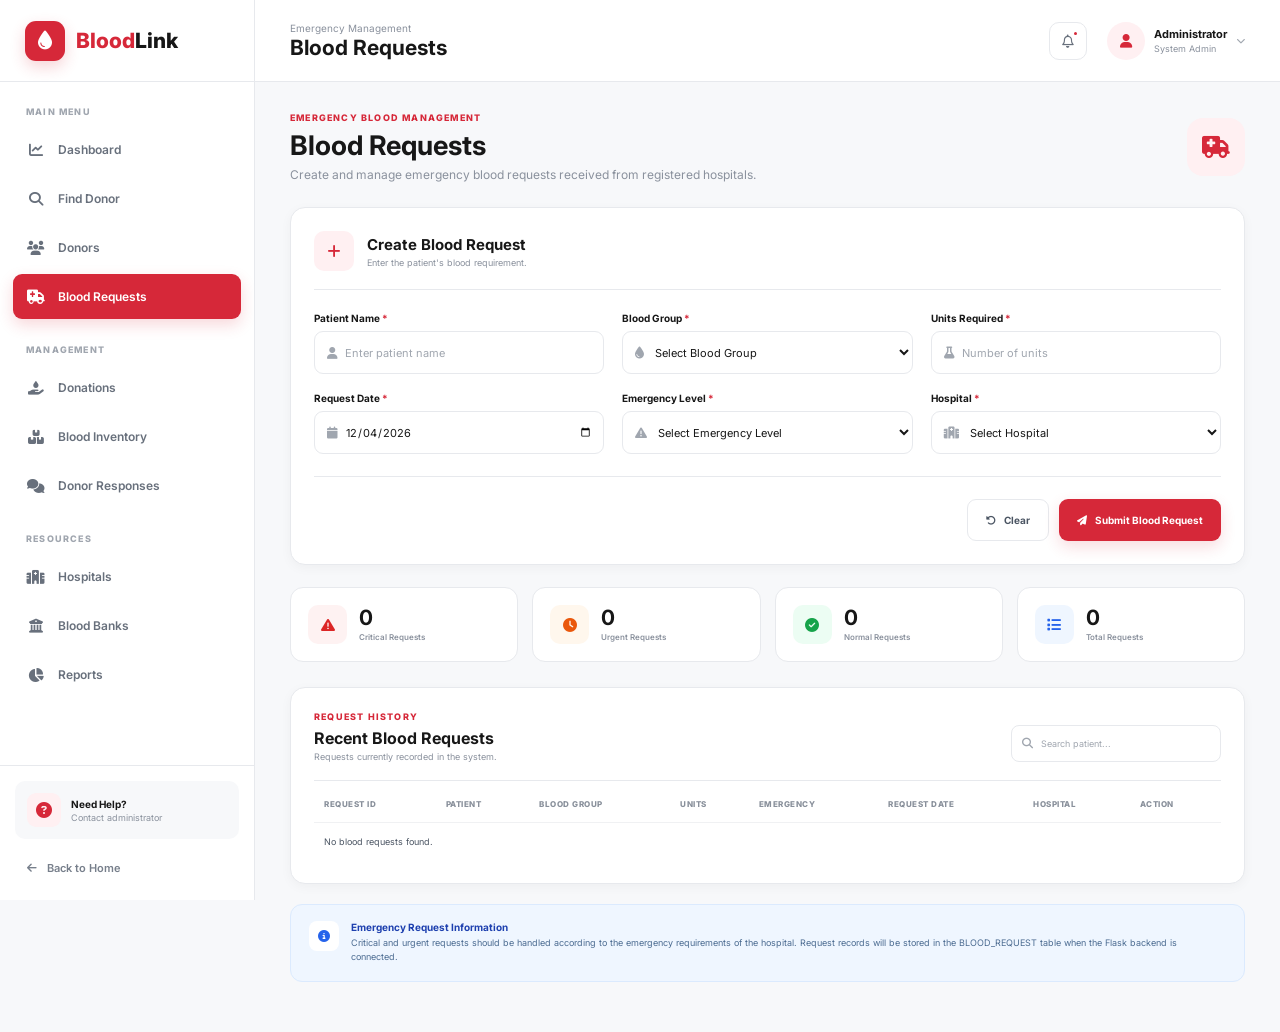
<file: pages/blood-request.html>
<!DOCTYPE html>
<html lang="en">

<head>

    <meta charset="UTF-8">

    <meta name="viewport" content="width=device-width, initial-scale=1.0">

    <title>BloodLink | Blood Requests</title>

    <!-- Google Font -->
    <link rel="preconnect" href="https://fonts.googleapis.com">
    <link rel="preconnect" href="https://fonts.gstatic.com" crossorigin>

    <link
        href="https://fonts.googleapis.com/css2?family=Inter:wght@400;500;600;700;800&display=swap"
        rel="stylesheet"
    >

    <!-- Font Awesome -->
    <link
        rel="stylesheet"
        href="https://cdnjs.cloudflare.com/ajax/libs/font-awesome/6.5.2/css/all.min.css"
    >

    <!-- Blood Request CSS -->
    <link rel="stylesheet" href="../css/blood-request.css">

</head>


<body>


<!-- =====================================================
     SIDEBAR
===================================================== -->

<aside class="sidebar">


    <!-- Logo -->

    <div class="sidebar-logo">

        <div class="logo-icon">

            <i class="fa-solid fa-droplet"></i>

        </div>

        <div class="logo-name">

            <span>Blood</span>Link

        </div>

    </div>


    <!-- Navigation -->

    <nav class="sidebar-nav">


        <p class="nav-title">
            MAIN MENU
        </p>


        <a href="../dashboard.html" class="nav-item">

            <i class="fa-solid fa-chart-line"></i>

            <span>Dashboard</span>

        </a>


        <a href="find-donor.html" class="nav-item">

            <i class="fa-solid fa-magnifying-glass"></i>

            <span>Find Donor</span>

        </a>


        <a href="donors.html" class="nav-item">

            <i class="fa-solid fa-users"></i>

            <span>Donors</span>

        </a>


        <a href="blood-request.html" class="nav-item active">

            <i class="fa-solid fa-truck-medical"></i>

            <span>Blood Requests</span>

        </a>


        <p class="nav-title second-title">
            MANAGEMENT
        </p>


        <a href="donations.html" class="nav-item">

            <i class="fa-solid fa-hand-holding-droplet"></i>

            <span>Donations</span>

        </a>


        <a href="inventory.html" class="nav-item">

            <i class="fa-solid fa-boxes-stacked"></i>

            <span>Blood Inventory</span>

        </a>


        <a href="responses.html" class="nav-item">

            <i class="fa-solid fa-comments"></i>

            <span>Donor Responses</span>

        </a>


        <p class="nav-title second-title">
            RESOURCES
        </p>


        <a href="hospitals.html" class="nav-item">

            <i class="fa-solid fa-hospital"></i>

            <span>Hospitals</span>

        </a>


        <a href="blood-banks.html" class="nav-item">

            <i class="fa-solid fa-building-columns"></i>

            <span>Blood Banks</span>

        </a>


        <a href="reports.html" class="nav-item">

            <i class="fa-solid fa-chart-pie"></i>

            <span>Reports</span>

        </a>


    </nav>


    <!-- Sidebar Bottom -->

    <div class="sidebar-bottom">


        <div class="help-box">

            <div class="help-icon">

                <i class="fa-solid fa-circle-question"></i>

            </div>

            <div>

                <strong>Need Help?</strong>

                <span>Contact administrator</span>

            </div>

        </div>


        <a href="../index.html" class="logout-btn">

            <i class="fa-solid fa-arrow-left"></i>

            <span>Back to Home</span>

        </a>


    </div>

</aside>



<!-- =====================================================
     MAIN CONTENT
===================================================== -->

<main class="main-content">


    <!-- =================================================
         TOPBAR
    ================================================= -->

    <header class="topbar">


        <div class="mobile-menu">

            <button id="menuButton">

                <i class="fa-solid fa-bars"></i>

            </button>

        </div>


        <div class="page-title">

            <span>Emergency Management</span>

            <h1>Blood Requests</h1>

        </div>


        <div class="topbar-right">


            <button class="notification-btn">

                <i class="fa-regular fa-bell"></i>

                <span class="notification-dot"></span>

            </button>


            <div class="user-profile">

                <div class="user-avatar">

                    <i class="fa-solid fa-user"></i>

                </div>


                <div class="user-details">

                    <strong>Administrator</strong>

                    <span>System Admin</span>

                </div>


                <i class="fa-solid fa-chevron-down dropdown-arrow"></i>

            </div>

        </div>

    </header>



    <!-- =================================================
         PAGE BODY
    ================================================= -->

    <div class="page-body">


        <!-- =================================================
             PAGE INTRO
        ================================================= -->

        <section class="page-intro">


            <div>

                <span class="page-label">
                    EMERGENCY BLOOD MANAGEMENT
                </span>

                <h2>
                    Blood Requests
                </h2>

                <p>
                    Create and manage emergency blood requests
                    received from registered hospitals.
                </p>

            </div>


            <div class="intro-icon">

                <i class="fa-solid fa-truck-medical"></i>

            </div>


        </section>



        <!-- =================================================
             NEW REQUEST CARD
        ================================================= -->

        <section class="request-form-card">


            <div class="form-card-header">


                <div class="form-title-icon">

                    <i class="fa-solid fa-plus"></i>

                </div>


                <div>

                    <h3>
                        Create Blood Request
                    </h3>

                    <p>
                        Enter the patient's blood requirement.
                    </p>

                </div>


            </div>



            <form id="bloodRequestForm">


                <div class="form-grid">


                    <!-- Patient Name -->

                    <div class="form-group">


                        <label for="patientName">

                            Patient Name

                            <span>*</span>

                        </label>


                        <div class="input-wrapper">

                            <i class="fa-solid fa-user"></i>


                            <input
                                type="text"
                                id="patientName"
                                name="patientName"
                                placeholder="Enter patient name"
                                required
                            >

                        </div>


                    </div>



                    <!-- Blood Group -->

                    <div class="form-group">


                        <label for="bloodGroup">

                            Blood Group

                            <span>*</span>

                        </label>


                        <div class="input-wrapper">

                            <i class="fa-solid fa-droplet"></i>


                            <select
                                id="bloodGroup"
                                name="bloodGroup"
                                required
                            >

                                <option value="">
                                    Select Blood Group
                                </option>

                                <option value="A+">
                                    A+
                                </option>

                                <option value="A-">
                                    A-
                                </option>

                                <option value="B+">
                                    B+
                                </option>

                                <option value="B-">
                                    B-
                                </option>

                                <option value="AB+">
                                    AB+
                                </option>

                                <option value="AB-">
                                    AB-
                                </option>

                                <option value="O+">
                                    O+
                                </option>

                                <option value="O-">
                                    O-
                                </option>

                            </select>

                        </div>


                    </div>



                    <!-- Units -->

                    <div class="form-group">


                        <label for="unitsRequired">

                            Units Required

                            <span>*</span>

                        </label>


                        <div class="input-wrapper">

                            <i class="fa-solid fa-flask"></i>


                            <input
                                type="number"
                                id="unitsRequired"
                                name="unitsRequired"
                                min="1"
                                placeholder="Number of units"
                                required
                            >

                        </div>


                    </div>



                    <!-- Request Date -->

                    <div class="form-group">


                        <label for="requestDate">

                            Request Date

                            <span>*</span>

                        </label>


                        <div class="input-wrapper">

                            <i class="fa-solid fa-calendar"></i>


                            <input
                                type="date"
                                id="requestDate"
                                name="requestDate"
                                required
                            >

                        </div>


                    </div>



                    <!-- Emergency Level -->

                    <div class="form-group">


                        <label for="emergencyLevel">

                            Emergency Level

                            <span>*</span>

                        </label>


                        <div class="input-wrapper">

                            <i class="fa-solid fa-triangle-exclamation"></i>


                            <select
                                id="emergencyLevel"
                                name="emergencyLevel"
                                required
                            >

                                <option value="">
                                    Select Emergency Level
                                </option>

                                <option value="Critical">
                                    Critical
                                </option>

                                <option value="Urgent">
                                    Urgent
                                </option>

                                <option value="Normal">
                                    Normal
                                </option>

                            </select>

                        </div>


                    </div>



                    <!-- Hospital -->

                    <div class="form-group">


                        <label for="hospital">

                            Hospital

                            <span>*</span>

                        </label>


                        <div class="input-wrapper">

                            <i class="fa-solid fa-hospital"></i>


                            <select
                                id="hospital"
                                name="hospital"
                                required
                            >

                                <option value="">
                                    Select Hospital
                                </option>

                                <!--
                                    These are temporary demo hospitals.

                                    Later Flask will load these from
                                    the HOSPITAL table.
                                -->

                                <option value="1">
                                    City Care Hospital
                                </option>

                                <option value="2">
                                    Ruby Hospital
                                </option>

                                <option value="3">
                                    Pune General Hospital
                                </option>

                                <option value="4">
                                    Lifeline Hospital
                                </option>

                            </select>

                        </div>


                    </div>


                </div>



                <!-- =================================================
                     FORM ACTIONS
                ================================================= -->

                <div class="form-actions">


                    <button
                        type="reset"
                        class="secondary-button"
                        id="clearRequestButton"
                    >

                        <i class="fa-solid fa-rotate-left"></i>

                        Clear

                    </button>


                    <button
                        type="submit"
                        class="primary-button"
                    >

                        <i class="fa-solid fa-paper-plane"></i>

                        Submit Blood Request

                    </button>


                </div>


            </form>


        </section>



        <!-- =================================================
             REQUEST SUMMARY
        ================================================= -->

        <section class="summary-grid">


            <!-- Critical -->

            <div class="summary-card critical-card">

                <div class="summary-icon">

                    <i class="fa-solid fa-triangle-exclamation"></i>

                </div>

                <div>

                    <strong id="criticalCount">
                        0
                    </strong>

                    <span>
                        Critical Requests
                    </span>

                </div>

            </div>



            <!-- Urgent -->

            <div class="summary-card urgent-card">

                <div class="summary-icon">

                    <i class="fa-solid fa-clock"></i>

                </div>

                <div>

                    <strong id="urgentCount">
                        0
                    </strong>

                    <span>
                        Urgent Requests
                    </span>

                </div>

            </div>



            <!-- Normal -->

            <div class="summary-card normal-card">

                <div class="summary-icon">

                    <i class="fa-solid fa-circle-check"></i>

                </div>

                <div>

                    <strong id="normalCount">
                        0
                    </strong>

                    <span>
                        Normal Requests
                    </span>

                </div>

            </div>



            <!-- Total -->

            <div class="summary-card total-card">

                <div class="summary-icon">

                    <i class="fa-solid fa-list"></i>

                </div>

                <div>

                    <strong id="totalCount">
                        0
                    </strong>

                    <span>
                        Total Requests
                    </span>

                </div>

            </div>


        </section>



        <!-- =================================================
             REQUEST LIST
        ================================================= -->

        <section class="requests-section">


            <div class="section-header">


                <div>

                    <span class="page-label">
                        REQUEST HISTORY
                    </span>

                    <h3>
                        Recent Blood Requests
                    </h3>

                    <p>
                        Requests currently recorded in the system.
                    </p>

                </div>


                <div class="request-search">

                    <i class="fa-solid fa-magnifying-glass"></i>

                    <input
                        type="text"
                        id="requestSearch"
                        placeholder="Search patient..."
                    >

                </div>


            </div>



            <!-- Table -->

            <div class="table-container">


                <table class="requests-table">


                    <thead>

                        <tr>

                            <th>
                                Request ID
                            </th>

                            <th>
                                Patient
                            </th>

                            <th>
                                Blood Group
                            </th>

                            <th>
                                Units
                            </th>

                            <th>
                                Emergency
                            </th>

                            <th>
                                Request Date
                            </th>

                            <th>
                                Hospital
                            </th>

                            <th>
                                Action
                            </th>

                        </tr>

                    </thead>


                    <tbody id="requestTableBody">


                        <!-- Demo Request 1 -->

                        <tr>

                            <td>
                                #REQ001
                            </td>

                            <td>

                                <div class="patient-cell">

                                    <div class="patient-avatar">
                                        RS
                                    </div>

                                    <strong>
                                        Rahul Sharma
                                    </strong>

                                </div>

                            </td>

                            <td>

                                <span class="blood-badge">
                                    O+
                                </span>

                            </td>

                            <td>
                                2 Units
                            </td>

                            <td>

                                <span class="emergency-badge critical">
                                    Critical
                                </span>

                            </td>

                            <td>
                                21 Sep 2026
                            </td>

                            <td>
                                City Care Hospital
                            </td>

                            <td>

                                <button
                                    class="table-action"
                                    title="View Request"
                                >

                                    <i class="fa-solid fa-eye"></i>

                                </button>

                            </td>

                        </tr>



                        <!-- Demo Request 2 -->

                        <tr>

                            <td>
                                #REQ002
                            </td>

                            <td>

                                <div class="patient-cell">

                                    <div class="patient-avatar">
                                        PM
                                    </div>

                                    <strong>
                                        Priya Mehta
                                    </strong>

                                </div>

                            </td>

                            <td>

                                <span class="blood-badge">
                                    B+
                                </span>

                            </td>

                            <td>
                                3 Units
                            </td>

                            <td>

                                <span class="emergency-badge urgent">
                                    Urgent
                                </span>

                            </td>

                            <td>
                                21 Sep 2026
                            </td>

                            <td>
                                Ruby Hospital
                            </td>

                            <td>

                                <button
                                    class="table-action"
                                    title="View Request"
                                >

                                    <i class="fa-solid fa-eye"></i>

                                </button>

                            </td>

                        </tr>



                        <!-- Demo Request 3 -->

                        <tr>

                            <td>
                                #REQ003
                            </td>

                            <td>

                                <div class="patient-cell">

                                    <div class="patient-avatar">
                                        AP
                                    </div>

                                    <strong>
                                        Aditya Patil
                                    </strong>

                                </div>

                            </td>

                            <td>

                                <span class="blood-badge">
                                    A+
                                </span>

                            </td>

                            <td>
                                1 Unit
                            </td>

                            <td>

                                <span class="emergency-badge normal">
                                    Normal
                                </span>

                            </td>

                            <td>
                                20 Sep 2026
                            </td>

                            <td>
                                Pune General Hospital
                            </td>

                            <td>

                                <button
                                    class="table-action"
                                    title="View Request"
                                >

                                    <i class="fa-solid fa-eye"></i>

                                </button>

                            </td>

                        </tr>



                        <!-- Demo Request 4 -->

                        <tr>

                            <td>
                                #REQ004
                            </td>

                            <td>

                                <div class="patient-cell">

                                    <div class="patient-avatar">
                                        SJ
                                    </div>

                                    <strong>
                                        Sneha Joshi
                                    </strong>

                                </div>

                            </td>

                            <td>

                                <span class="blood-badge">
                                    AB-
                                </span>

                            </td>

                            <td>
                                2 Units
                            </td>

                            <td>

                                <span class="emergency-badge urgent">
                                    Urgent
                                </span>

                            </td>

                            <td>
                                19 Sep 2026
                            </td>

                            <td>
                                Lifeline Hospital
                            </td>

                            <td>

                                <button
                                    class="table-action"
                                    title="View Request"
                                >

                                    <i class="fa-solid fa-eye"></i>

                                </button>

                            </td>

                        </tr>


                    </tbody>


                </table>


            </div>


        </section>



        <!-- =================================================
             INFORMATION BOX
        ================================================= -->

        <section class="info-box">


            <div class="info-icon">

                <i class="fa-solid fa-circle-info"></i>

            </div>


            <div>

                <h4>
                    Emergency Request Information
                </h4>

                <p>
                    Critical and urgent requests should be
                    handled according to the emergency
                    requirements of the hospital. Request
                    records will be stored in the
                    BLOOD_REQUEST table when the Flask
                    backend is connected.
                </p>

            </div>


        </section>


    </div>

</main>



<!-- =====================================================
     REQUEST DETAILS MODAL
===================================================== -->

<div
    class="modal-overlay"
    id="requestModal"
>


    <div class="request-modal">


        <button
            class="modal-close"
            id="modalClose"
        >

            <i class="fa-solid fa-xmark"></i>

        </button>


        <div class="modal-icon">

            <i class="fa-solid fa-truck-medical"></i>

        </div>


        <span class="modal-label">
            BLOOD REQUEST
        </span>


        <h2 id="modalPatientName">
            Patient Name
        </h2>


        <div class="modal-details">


            <div>

                <span>
                    Request ID
                </span>

                <strong id="modalRequestId">
                    #REQ001
                </strong>

            </div>


            <div>

                <span>
                    Blood Group
                </span>

                <strong id="modalBloodGroup">
                    O+
                </strong>

            </div>


            <div>

                <span>
                    Units Required
                </span>

                <strong id="modalUnits">
                    2 Units
                </strong>

            </div>


            <div>

                <span>
                    Emergency Level
                </span>

                <strong id="modalEmergency">
                    Critical
                </strong>

            </div>


            <div class="full-width">

                <span>
                    Hospital
                </span>

                <strong id="modalHospital">
                    City Care Hospital
                </strong>

            </div>


            <div class="full-width">

                <span>
                    Request Date
                </span>

                <strong id="modalDate">
                    21 Sep 2026
                </strong>

            </div>


        </div>


        <button
            class="modal-close-action"
            id="modalCloseAction"
        >

            Close

        </button>


    </div>

</div>



<!-- Blood Request JavaScript -->

<script src="../js/blood-request.js"></script>


</body>

</html>
</file>
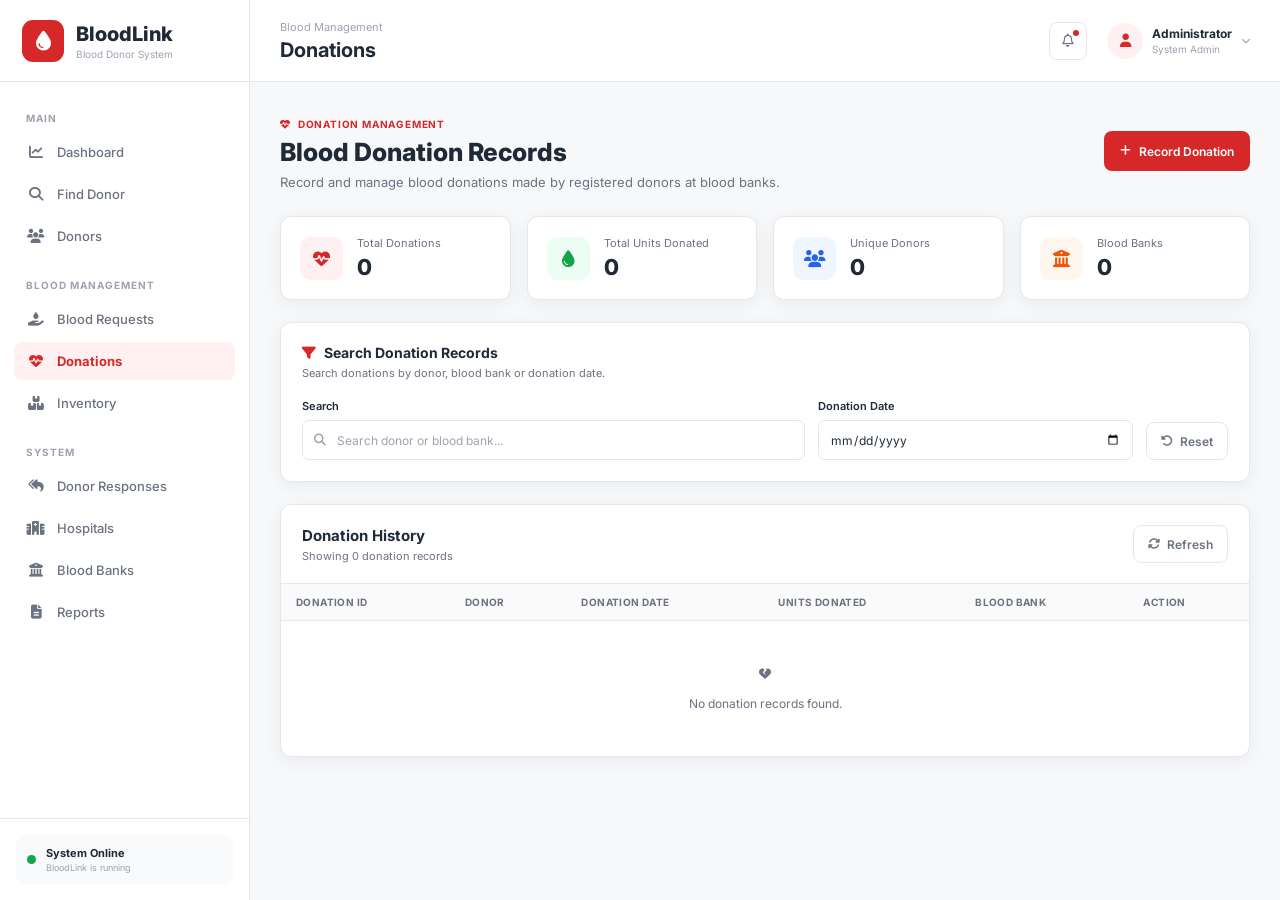
<file: pages/donations.html>
<!DOCTYPE html>
<html lang="en">

<head>
    <meta charset="UTF-8">
    <meta name="viewport" content="width=device-width, initial-scale=1.0">

    <title>Donations | BloodLink</title>

    <!-- Google Font -->
    <link rel="preconnect" href="https://fonts.googleapis.com">
    <link rel="preconnect" href="https://fonts.gstatic.com" crossorigin>

    <link
        href="https://fonts.googleapis.com/css2?family=Inter:wght@400;500;600;700;800&display=swap"
        rel="stylesheet"
    >

    <!-- Font Awesome -->
    <link
        rel="stylesheet"
        href="https://cdnjs.cloudflare.com/ajax/libs/font-awesome/6.5.2/css/all.min.css"
    >

    <!-- Page CSS -->
    <link rel="stylesheet" href="../css/donations.css">
</head>

<body>

    <!-- =====================================================
         SIDEBAR
         ===================================================== -->

    <aside class="sidebar">

        <div class="sidebar-logo">

            <div class="logo-icon">
                <i class="fa-solid fa-droplet"></i>
            </div>

            <div>
                <h2>BloodLink</h2>
                <span>Blood Donor System</span>
            </div>

        </div>


        <nav class="sidebar-nav">

            <p class="nav-section-title">MAIN</p>

            <a href="../dashboard.html" class="nav-item">
                <i class="fa-solid fa-chart-line"></i>
                <span>Dashboard</span>
            </a>

            <a href="find-donor.html" class="nav-item">
                <i class="fa-solid fa-magnifying-glass"></i>
                <span>Find Donor</span>
            </a>

            <a href="donors.html" class="nav-item">
                <i class="fa-solid fa-users"></i>
                <span>Donors</span>
            </a>


            <p class="nav-section-title">BLOOD MANAGEMENT</p>

            <a href="blood-request.html" class="nav-item">
                <i class="fa-solid fa-hand-holding-droplet"></i>
                <span>Blood Requests</span>
            </a>

            <a href="donations.html" class="nav-item active">
                <i class="fa-solid fa-heart-pulse"></i>
                <span>Donations</span>
            </a>

            <a href="inventory.html" class="nav-item">
                <i class="fa-solid fa-boxes-stacked"></i>
                <span>Inventory</span>
            </a>


            <p class="nav-section-title">SYSTEM</p>

            <a href="responses.html" class="nav-item">
                <i class="fa-solid fa-reply-all"></i>
                <span>Donor Responses</span>
            </a>

            <a href="hospitals.html" class="nav-item">
                <i class="fa-solid fa-hospital"></i>
                <span>Hospitals</span>
            </a>

            <a href="blood-banks.html" class="nav-item">
                <i class="fa-solid fa-building-columns"></i>
                <span>Blood Banks</span>
            </a>

            <a href="reports.html" class="nav-item">
                <i class="fa-solid fa-file-lines"></i>
                <span>Reports</span>
            </a>

        </nav>


        <div class="sidebar-bottom">

            <div class="system-status">

                <span class="status-dot"></span>

                <div>
                    <strong>System Online</strong>
                    <small>BloodLink is running</small>
                </div>

            </div>

        </div>

    </aside>


    <!-- =====================================================
         MAIN CONTENT
         ===================================================== -->

    <main class="main-content">


        <!-- TOPBAR -->

        <header class="topbar">

            <div class="topbar-left">

                <button
                    class="menu-button"
                    id="menuButton"
                    aria-label="Open menu"
                >
                    <i class="fa-solid fa-bars"></i>
                </button>

                <div>

                    <span class="breadcrumb">
                        Blood Management
                    </span>

                    <h1>Donations</h1>

                </div>

            </div>


            <div class="topbar-right">

                <button
                    class="notification-btn"
                    title="Notifications"
                >
                    <i class="fa-regular fa-bell"></i>
                    <span class="notification-dot"></span>
                </button>


                <div class="user-profile">

                    <div class="user-avatar">
                        <i class="fa-solid fa-user"></i>
                    </div>

                    <div class="user-info">
                        <strong>Administrator</strong>
                        <span>System Admin</span>
                    </div>

                    <i class="fa-solid fa-chevron-down profile-arrow"></i>

                </div>

            </div>

        </header>


        <!-- =====================================================
             PAGE CONTENT
             ===================================================== -->

        <section class="page-content">


            <!-- PAGE INTRO -->

            <div class="page-intro">

                <div>

                    <span class="page-label">
                        <i class="fa-solid fa-heart-pulse"></i>
                        DONATION MANAGEMENT
                    </span>

                    <h2>Blood Donation Records</h2>

                    <p>
                        Record and manage blood donations made
                        by registered donors at blood banks.
                    </p>

                </div>


                <button
                    class="primary-btn"
                    id="addDonationButton"
                >
                    <i class="fa-solid fa-plus"></i>
                    Record Donation
                </button>

            </div>


            <!-- =====================================================
                 STATISTICS
                 ===================================================== -->

            <div class="stats-grid">

                <div class="stat-card">

                    <div class="stat-icon red">
                        <i class="fa-solid fa-heart-pulse"></i>
                    </div>

                    <div class="stat-info">

                        <span>Total Donations</span>

                        <strong id="totalDonations">
                            0
                        </strong>

                    </div>

                </div>


                <div class="stat-card">

                    <div class="stat-icon green">
                        <i class="fa-solid fa-droplet"></i>
                    </div>

                    <div class="stat-info">

                        <span>Total Units Donated</span>

                        <strong id="totalUnits">
                            0
                        </strong>

                    </div>

                </div>


                <div class="stat-card">

                    <div class="stat-icon blue">
                        <i class="fa-solid fa-users"></i>
                    </div>

                    <div class="stat-info">

                        <span>Unique Donors</span>

                        <strong id="uniqueDonors">
                            0
                        </strong>

                    </div>

                </div>


                <div class="stat-card">

                    <div class="stat-icon orange">
                        <i class="fa-solid fa-building-columns"></i>
                    </div>

                    <div class="stat-info">

                        <span>Blood Banks</span>

                        <strong id="bloodBanks">
                            0
                        </strong>

                    </div>

                </div>

            </div>


            <!-- =====================================================
                 FILTER SECTION
                 ===================================================== -->

            <div class="filter-card">

                <div class="filter-header">

                    <div>

                        <h3>
                            <i class="fa-solid fa-filter"></i>
                            Search Donation Records
                        </h3>

                        <p>
                            Search donations by donor,
                            blood bank or donation date.
                        </p>

                    </div>

                </div>


                <div class="filter-grid">


                    <!-- SEARCH -->

                    <div class="form-group search-group">

                        <label for="donationSearch">
                            Search
                        </label>

                        <div class="input-with-icon">

                            <i class="fa-solid fa-magnifying-glass"></i>

                            <input
                                type="text"
                                id="donationSearch"
                                placeholder="Search donor or blood bank..."
                            >

                        </div>

                    </div>


                    <!-- DATE -->

                    <div class="form-group">

                        <label for="donationDateFilter">
                            Donation Date
                        </label>

                        <input
                            type="date"
                            id="donationDateFilter"
                        >

                    </div>


                    <!-- RESET -->

                    <div class="filter-actions">

                        <button
                            type="button"
                            class="secondary-btn"
                            id="resetFilters"
                        >
                            <i class="fa-solid fa-rotate-left"></i>
                            Reset
                        </button>

                    </div>

                </div>

            </div>


            <!-- =====================================================
                 DONATION TABLE
                 ===================================================== -->

            <div class="table-card">

                <div class="table-header">

                    <div>

                        <h3>
                            Donation History
                        </h3>

                        <p id="resultSummary">
                            Showing donation records
                        </p>

                    </div>


                    <div class="table-tools">

                        <button
                            class="outline-btn"
                            id="refreshDonations"
                        >
                            <i class="fa-solid fa-rotate"></i>
                            Refresh
                        </button>

                    </div>

                </div>


                <div class="table-wrapper">

                    <table>

                        <thead>

                            <tr>

                                <th>
                                    Donation ID
                                </th>

                                <th>
                                    Donor
                                </th>

                                <th>
                                    Donation Date
                                </th>

                                <th>
                                    Units Donated
                                </th>

                                <th>
                                    Blood Bank
                                </th>

                                <th>
                                    Action
                                </th>

                            </tr>

                        </thead>


                        <tbody id="donationTableBody">

                            <!-- Donation records
                                 generated by donations.js -->

                        </tbody>

                    </table>

                </div>

            </div>


        </section>

    </main>


    <!-- =====================================================
         DONATION DETAILS MODAL
         ===================================================== -->

    <div
        class="modal"
        id="donationModal"
    >

        <div class="modal-content">

            <div class="modal-header">

                <div>

                    <span class="modal-label">
                        DONATION INFORMATION
                    </span>

                    <h3 id="modalDonationTitle">
                        Donation Details
                    </h3>

                </div>

                <button
                    class="modal-close"
                    id="closeDonationModal"
                    aria-label="Close"
                >
                    <i class="fa-solid fa-xmark"></i>
                </button>

            </div>


            <div
                class="modal-body"
                id="modalDonationBody"
            >
                <!-- Details generated by JavaScript -->
            </div>


            <div class="modal-footer">

                <button
                    class="secondary-btn"
                    id="closeDonationButton"
                >
                    Close
                </button>

            </div>

        </div>

    </div>


    <!-- =====================================================
         RECORD DONATION MODAL
         ===================================================== -->

    <div
        class="modal"
        id="addDonationModal"
    >

        <div class="modal-content add-donation-modal">

            <div class="modal-header">

                <div>

                    <span class="modal-label">
                        DONATION REGISTRATION
                    </span>

                    <h3>
                        Record Blood Donation
                    </h3>

                </div>

                <button
                    class="modal-close"
                    id="closeAddDonationModal"
                    aria-label="Close"
                >
                    <i class="fa-solid fa-xmark"></i>
                </button>

            </div>


            <form id="addDonationForm">

                <div class="modal-form-grid">


                    <!-- DONOR -->

                    <div class="form-group">

                        <label for="donationDonor">
                            Donor
                        </label>

                        <select
                            id="donationDonor"
                            required
                        >

                            <option value="">
                                Select Donor
                            </option>

                            <option value="1">
                                Aryan Choudhari
                            </option>

                            <option value="2">
                                Riti Kumar
                            </option>

                            <option value="3">
                                Vedika Kapoor
                            </option>

                            <option value="4">
                                Shivani Salunkhe
                            </option>

                        </select>

                    </div>


                    <!-- DATE -->

                    <div class="form-group">

                        <label for="donationDate">
                            Donation Date
                        </label>

                        <input
                            type="date"
                            id="donationDate"
                            required
                        >

                    </div>


                    <!-- UNITS -->

                    <div class="form-group">

                        <label for="unitsDonated">
                            Units Donated
                        </label>

                        <input
                            type="number"
                            id="unitsDonated"
                            min="1"
                            max="10"
                            placeholder="Enter units"
                            required
                        >

                    </div>


                    <!-- BLOOD BANK -->

                    <div class="form-group">

                        <label for="donationBloodBank">
                            Blood Bank
                        </label>

                        <select
                            id="donationBloodBank"
                            required
                        >

                            <option value="">
                                Select Blood Bank
                            </option>

                            <option value="1">
                                City Blood Bank
                            </option>

                            <option value="2">
                                Pune Blood Centre
                            </option>

                            <option value="3">
                                Red Cross Blood Bank
                            </option>

                            <option value="4">
                                Lifeline Blood Bank
                            </option>

                        </select>

                    </div>

                </div>


                <div class="form-note">

                    <i class="fa-solid fa-circle-info"></i>

                    <span>
                        Donation records are linked to a donor
                        and a blood bank in the database.
                    </span>

                </div>


                <div class="modal-footer">

                    <button
                        type="button"
                        class="secondary-btn"
                        id="cancelAddDonation"
                    >
                        Cancel
                    </button>

                    <button
                        type="submit"
                        class="primary-btn"
                    >
                        <i class="fa-solid fa-plus"></i>
                        Record Donation
                    </button>

                </div>

            </form>

        </div>

    </div>


    <!-- =====================================================
         JAVASCRIPT
         ===================================================== -->

    <script src="../js/donations.js"></script>

</body>

</html>
</file>
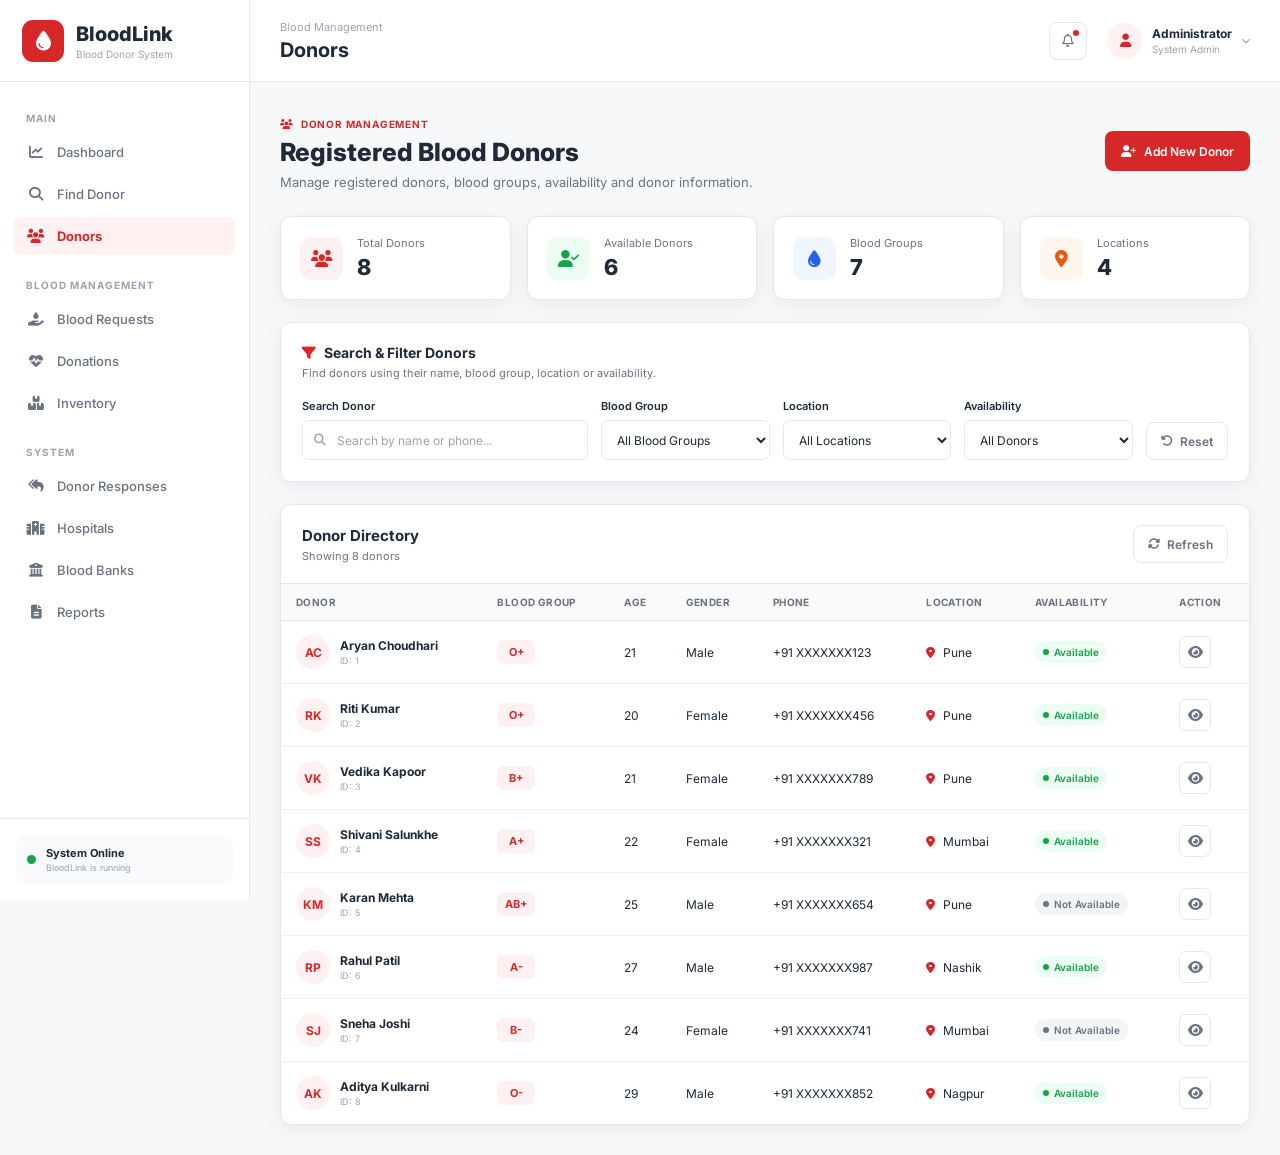
<file: pages/donors.html>
<!DOCTYPE html>
<html lang="en">

<head>
    <meta charset="UTF-8">
    <meta name="viewport" content="width=device-width, initial-scale=1.0">

    <title>Donors | BloodLink</title>

    <!-- Google Font -->
    <link rel="preconnect" href="https://fonts.googleapis.com">
    <link rel="preconnect" href="https://fonts.gstatic.com" crossorigin>

    <link
        href="https://fonts.googleapis.com/css2?family=Inter:wght@400;500;600;700;800&display=swap"
        rel="stylesheet"
    >

    <!-- Font Awesome -->
    <link
        rel="stylesheet"
        href="https://cdnjs.cloudflare.com/ajax/libs/font-awesome/6.5.2/css/all.min.css"
    >

    <!-- Page CSS -->
    <link rel="stylesheet" href="../css/donors.css">
</head>

<body>

    <!-- =====================================================
         SIDEBAR
         ===================================================== -->

    <aside class="sidebar">

        <div class="sidebar-logo">

            <div class="logo-icon">
                <i class="fa-solid fa-droplet"></i>
            </div>

            <div>
                <h2>BloodLink</h2>
                <span>Blood Donor System</span>
            </div>

        </div>


        <nav class="sidebar-nav">

            <p class="nav-section-title">MAIN</p>

            <a href="../dashboard.html" class="nav-item">
                <i class="fa-solid fa-chart-line"></i>
                <span>Dashboard</span>
            </a>

            <a href="find-donor.html" class="nav-item">
                <i class="fa-solid fa-magnifying-glass"></i>
                <span>Find Donor</span>
            </a>

            <a href="donors.html" class="nav-item active">
                <i class="fa-solid fa-users"></i>
                <span>Donors</span>
            </a>


            <p class="nav-section-title">BLOOD MANAGEMENT</p>

            <a href="blood-request.html" class="nav-item">
                <i class="fa-solid fa-hand-holding-droplet"></i>
                <span>Blood Requests</span>
            </a>

            <a href="donations.html" class="nav-item">
                <i class="fa-solid fa-heart-pulse"></i>
                <span>Donations</span>
            </a>

            <a href="inventory.html" class="nav-item">
                <i class="fa-solid fa-boxes-stacked"></i>
                <span>Inventory</span>
            </a>


            <p class="nav-section-title">SYSTEM</p>

            <a href="responses.html" class="nav-item">
                <i class="fa-solid fa-reply-all"></i>
                <span>Donor Responses</span>
            </a>

            <a href="hospitals.html" class="nav-item">
                <i class="fa-solid fa-hospital"></i>
                <span>Hospitals</span>
            </a>

            <a href="blood-banks.html" class="nav-item">
                <i class="fa-solid fa-building-columns"></i>
                <span>Blood Banks</span>
            </a>

            <a href="reports.html" class="nav-item">
                <i class="fa-solid fa-file-lines"></i>
                <span>Reports</span>
            </a>

        </nav>


        <div class="sidebar-bottom">

            <div class="system-status">
                <span class="status-dot"></span>

                <div>
                    <strong>System Online</strong>
                    <small>BloodLink is running</small>
                </div>
            </div>

        </div>

    </aside>


    <!-- =====================================================
         MAIN CONTENT
         ===================================================== -->

    <main class="main-content">


        <!-- =================================================
             TOP BAR
             ================================================= -->

        <header class="topbar">

            <div class="topbar-left">

                <button
                    class="menu-button"
                    id="menuButton"
                    aria-label="Open menu"
                >
                    <i class="fa-solid fa-bars"></i>
                </button>

                <div>
                    <span class="breadcrumb">Blood Management</span>
                    <h1>Donors</h1>
                </div>

            </div>


            <div class="topbar-right">

                <button
                    class="notification-btn"
                    title="Notifications"
                >
                    <i class="fa-regular fa-bell"></i>
                    <span class="notification-dot"></span>
                </button>


                <div class="user-profile">

                    <div class="user-avatar">
                        <i class="fa-solid fa-user"></i>
                    </div>

                    <div class="user-info">
                        <strong>Administrator</strong>
                        <span>System Admin</span>
                    </div>

                    <i class="fa-solid fa-chevron-down profile-arrow"></i>

                </div>

            </div>

        </header>


        <!-- =================================================
             PAGE CONTENT
             ================================================= -->

        <section class="page-content">


            <!-- PAGE INTRO -->

            <div class="page-intro">

                <div>

                    <span class="page-label">
                        <i class="fa-solid fa-users"></i>
                        DONOR MANAGEMENT
                    </span>

                    <h2>Registered Blood Donors</h2>

                    <p>
                        Manage registered donors, blood groups,
                        availability and donor information.
                    </p>

                </div>


                <button
                    class="primary-btn"
                    id="addDonorButton"
                >
                    <i class="fa-solid fa-user-plus"></i>
                    Add New Donor
                </button>

            </div>


            <!-- =================================================
                 STATISTICS
                 ================================================= -->

            <div class="stats-grid">

                <div class="stat-card">

                    <div class="stat-icon red">
                        <i class="fa-solid fa-users"></i>
                    </div>

                    <div class="stat-info">
                        <span>Total Donors</span>
                        <strong id="totalDonors">0</strong>
                    </div>

                </div>


                <div class="stat-card">

                    <div class="stat-icon green">
                        <i class="fa-solid fa-user-check"></i>
                    </div>

                    <div class="stat-info">
                        <span>Available Donors</span>
                        <strong id="availableDonors">0</strong>
                    </div>

                </div>


                <div class="stat-card">

                    <div class="stat-icon blue">
                        <i class="fa-solid fa-droplet"></i>
                    </div>

                    <div class="stat-info">
                        <span>Blood Groups</span>
                        <strong id="bloodGroupCount">0</strong>
                    </div>

                </div>


                <div class="stat-card">

                    <div class="stat-icon orange">
                        <i class="fa-solid fa-location-dot"></i>
                    </div>

                    <div class="stat-info">
                        <span>Locations</span>
                        <strong id="locationCount">0</strong>
                    </div>

                </div>

            </div>


            <!-- =================================================
                 SEARCH / FILTER SECTION
                 ================================================= -->

            <div class="filter-card">

                <div class="filter-header">

                    <div>

                        <h3>
                            <i class="fa-solid fa-filter"></i>
                            Search & Filter Donors
                        </h3>

                        <p>
                            Find donors using their name,
                            blood group, location or availability.
                        </p>

                    </div>

                </div>


                <div class="filter-grid">


                    <!-- SEARCH -->

                    <div class="form-group search-group">

                        <label for="donorSearch">
                            Search Donor
                        </label>

                        <div class="input-with-icon">

                            <i class="fa-solid fa-magnifying-glass"></i>

                            <input
                                type="text"
                                id="donorSearch"
                                placeholder="Search by name or phone..."
                            >

                        </div>

                    </div>


                    <!-- BLOOD GROUP -->

                    <div class="form-group">

                        <label for="bloodGroupFilter">
                            Blood Group
                        </label>

                        <select id="bloodGroupFilter">

                            <option value="">All Blood Groups</option>

                            <option value="A+">A+</option>
                            <option value="A-">A-</option>
                            <option value="B+">B+</option>
                            <option value="B-">B-</option>
                            <option value="AB+">AB+</option>
                            <option value="AB-">AB-</option>
                            <option value="O+">O+</option>
                            <option value="O-">O-</option>

                        </select>

                    </div>


                    <!-- LOCATION -->

                    <div class="form-group">

                        <label for="locationFilter">
                            Location
                        </label>

                        <select id="locationFilter">

                            <option value="">All Locations</option>

                            <option value="Pune">Pune</option>
                            <option value="Mumbai">Mumbai</option>
                            <option value="Nashik">Nashik</option>
                            <option value="Nagpur">Nagpur</option>

                        </select>

                    </div>


                    <!-- AVAILABILITY -->

                    <div class="form-group">

                        <label for="availabilityFilter">
                            Availability
                        </label>

                        <select id="availabilityFilter">

                            <option value="">All Donors</option>

                            <option value="available">
                                Available
                            </option>

                            <option value="unavailable">
                                Not Available
                            </option>

                        </select>

                    </div>


                    <!-- RESET -->

                    <div class="filter-actions">

                        <button
                            type="button"
                            class="secondary-btn"
                            id="resetFilters"
                        >
                            <i class="fa-solid fa-rotate-left"></i>
                            Reset
                        </button>

                    </div>

                </div>

            </div>


            <!-- =================================================
                 DONOR TABLE
                 ================================================= -->

            <div class="table-card">

                <div class="table-header">

                    <div>

                        <h3>Donor Directory</h3>

                        <p id="resultSummary">
                            Showing donors
                        </p>

                    </div>


                    <div class="table-tools">

                        <button
                            class="outline-btn"
                            id="refreshDonors"
                        >
                            <i class="fa-solid fa-rotate"></i>
                            Refresh
                        </button>

                    </div>

                </div>


                <div class="table-wrapper">

                    <table>

                        <thead>

                            <tr>

                                <th>Donor</th>

                                <th>Blood Group</th>

                                <th>Age</th>

                                <th>Gender</th>

                                <th>Phone</th>

                                <th>Location</th>

                                <th>Availability</th>

                                <th>Action</th>

                            </tr>

                        </thead>


                        <tbody id="donorTableBody">
                            <!-- Donors generated by JavaScript -->
                        </tbody>

                    </table>

                </div>

            </div>


        </section>

    </main>


    <!-- =====================================================
         DONOR DETAILS MODAL
         ===================================================== -->

    <div
        class="modal"
        id="donorModal"
    >

        <div class="modal-content">

            <div class="modal-header">

                <div>

                    <span class="modal-label">
                        DONOR INFORMATION
                    </span>

                    <h3 id="modalDonorName">
                        Donor Details
                    </h3>

                </div>

                <button
                    class="modal-close"
                    id="closeDonorModal"
                    aria-label="Close"
                >
                    <i class="fa-solid fa-xmark"></i>
                </button>

            </div>


            <div
                class="modal-body"
                id="modalDonorBody"
            >
                <!-- Details generated by JavaScript -->
            </div>


            <div class="modal-footer">

                <button
                    class="secondary-btn"
                    id="closeModalButton"
                >
                    Close
                </button>

            </div>

        </div>

    </div>


    <!-- =====================================================
         ADD DONOR MODAL
         ===================================================== -->

    <div
        class="modal"
        id="addDonorModal"
    >

        <div class="modal-content add-donor-modal">

            <div class="modal-header">

                <div>

                    <span class="modal-label">
                        DONOR REGISTRATION
                    </span>

                    <h3>Add New Donor</h3>

                </div>

                <button
                    class="modal-close"
                    id="closeAddDonorModal"
                    aria-label="Close"
                >
                    <i class="fa-solid fa-xmark"></i>
                </button>

            </div>


            <form id="addDonorForm">

                <div class="modal-form-grid">


                    <!-- NAME -->

                    <div class="form-group">

                        <label for="donorName">
                            Full Name
                        </label>

                        <input
                            type="text"
                            id="donorName"
                            placeholder="Enter donor name"
                            required
                        >

                    </div>


                    <!-- AGE -->

                    <div class="form-group">

                        <label for="donorAge">
                            Age
                        </label>

                        <input
                            type="number"
                            id="donorAge"
                            min="18"
                            placeholder="18 or above"
                            required
                        >

                    </div>


                    <!-- GENDER -->

                    <div class="form-group">

                        <label for="donorGender">
                            Gender
                        </label>

                        <select id="donorGender" required>

                            <option value="">
                                Select Gender
                            </option>

                            <option value="Male">
                                Male
                            </option>

                            <option value="Female">
                                Female
                            </option>

                            <option value="Other">
                                Other
                            </option>

                        </select>

                    </div>


                    <!-- PHONE -->

                    <div class="form-group">

                        <label for="donorPhone">
                            Phone Number
                        </label>

                        <input
                            type="tel"
                            id="donorPhone"
                            placeholder="Enter phone number"
                            required
                        >

                    </div>


                    <!-- BLOOD GROUP -->

                    <div class="form-group">

                        <label for="donorBloodGroup">
                            Blood Group
                        </label>

                        <select
                            id="donorBloodGroup"
                            required
                        >

                            <option value="">
                                Select Blood Group
                            </option>

                            <option value="A+">A+</option>
                            <option value="A-">A-</option>
                            <option value="B+">B+</option>
                            <option value="B-">B-</option>
                            <option value="AB+">AB+</option>
                            <option value="AB-">AB-</option>
                            <option value="O+">O+</option>
                            <option value="O-">O-</option>

                        </select>

                    </div>


                    <!-- LOCATION -->

                    <div class="form-group">

                        <label for="donorLocation">
                            Location
                        </label>

                        <input
                            type="text"
                            id="donorLocation"
                            placeholder="Enter location"
                            required
                        >

                    </div>


                    <!-- AVAILABILITY -->

                    <div class="availability-field">

                        <label class="checkbox-label">

                            <input
                                type="checkbox"
                                id="donorAvailability"
                                checked
                            >

                            <span>
                                Donor currently available
                            </span>

                        </label>

                    </div>

                </div>


                <div class="form-note">

                    <i class="fa-solid fa-circle-info"></i>

                    <span>
                        Donors must be at least 18 years old.
                    </span>

                </div>


                <div class="modal-footer">

                    <button
                        type="button"
                        class="secondary-btn"
                        id="cancelAddDonor"
                    >
                        Cancel
                    </button>

                    <button
                        type="submit"
                        class="primary-btn"
                    >
                        <i class="fa-solid fa-user-plus"></i>
                        Register Donor
                    </button>

                </div>

            </form>

        </div>

    </div>


    <!-- =====================================================
         JAVASCRIPT
         ===================================================== -->

    <script src="../js/donors.js"></script>

</body>

</html>
</file>
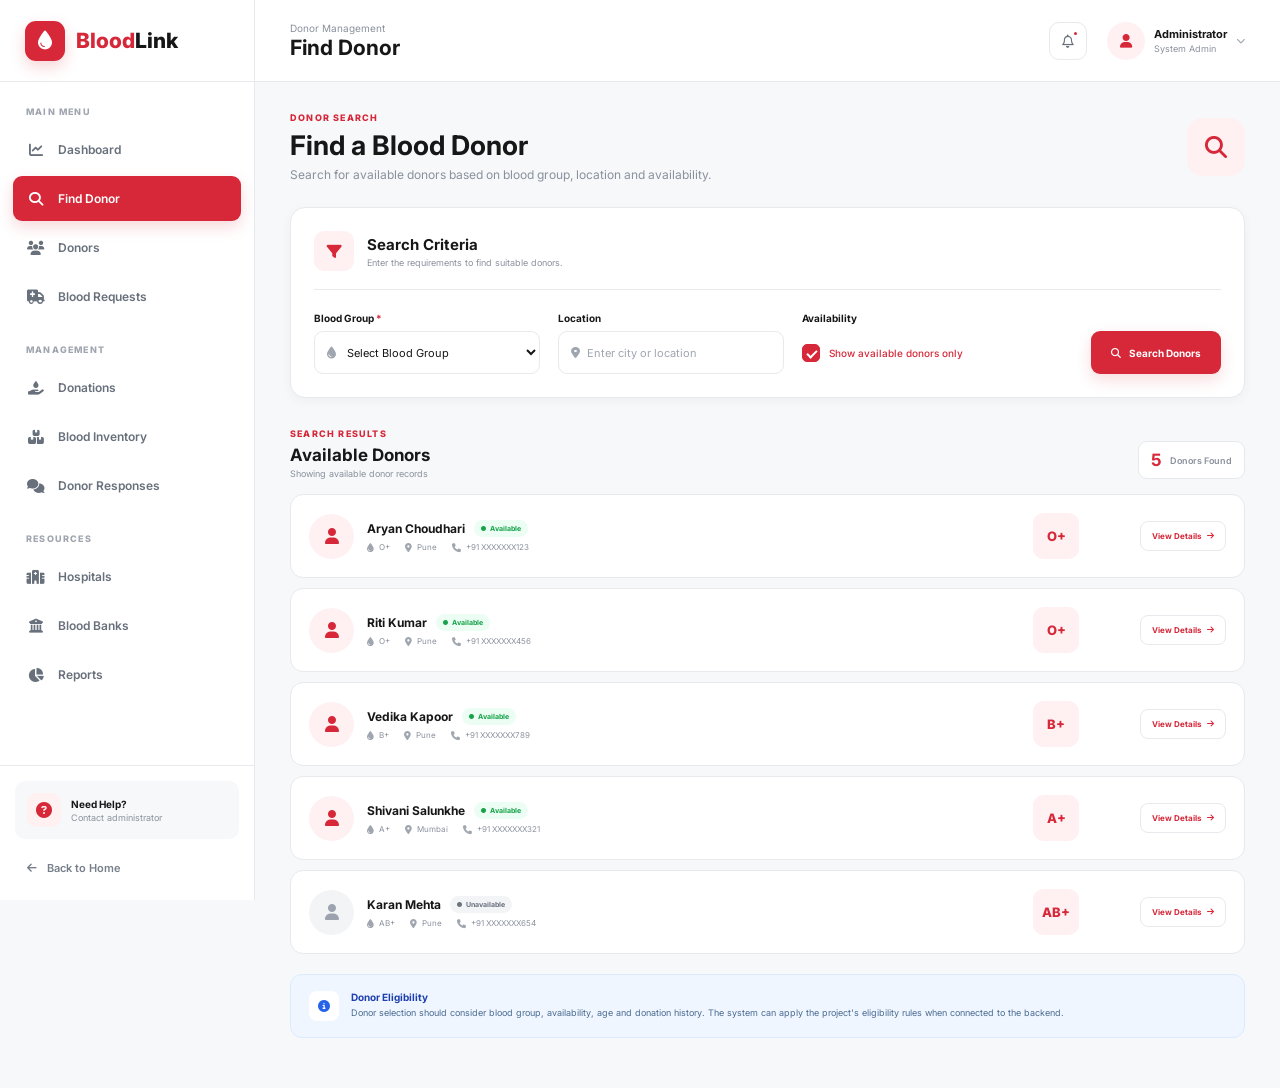
<file: pages/find-donor.html>
<!DOCTYPE html>
<html lang="en">

<head>

    <meta charset="UTF-8">

    <meta name="viewport" content="width=device-width, initial-scale=1.0">

    <title>BloodLink | Find Donor</title>

    <!-- Google Font -->
    <link rel="preconnect" href="https://fonts.googleapis.com">
    <link rel="preconnect" href="https://fonts.gstatic.com" crossorigin>

    <link
        href="https://fonts.googleapis.com/css2?family=Inter:wght@400;500;600;700;800&display=swap"
        rel="stylesheet"
    >

    <!-- Font Awesome -->
    <link
        rel="stylesheet"
        href="https://cdnjs.cloudflare.com/ajax/libs/font-awesome/6.5.2/css/all.min.css"
    >

    <!-- Find Donor CSS -->
    <link rel="stylesheet" href="../css/find-donor.css">

</head>


<body>


<!-- =====================================================
     SIDEBAR
===================================================== -->

<aside class="sidebar">


    <!-- Logo -->

    <div class="sidebar-logo">

        <div class="logo-icon">

            <i class="fa-solid fa-droplet"></i>

        </div>

        <div class="logo-name">

            <span>Blood</span>Link

        </div>

    </div>


    <!-- Navigation -->

    <nav class="sidebar-nav">


        <p class="nav-title">
            MAIN MENU
        </p>


        <a href="../dashboard.html" class="nav-item">

            <i class="fa-solid fa-chart-line"></i>

            <span>Dashboard</span>

        </a>


        <a href="find-donor.html" class="nav-item active">

            <i class="fa-solid fa-magnifying-glass"></i>

            <span>Find Donor</span>

        </a>


        <a href="donors.html" class="nav-item">

            <i class="fa-solid fa-users"></i>

            <span>Donors</span>

        </a>


        <a href="blood-request.html" class="nav-item">

            <i class="fa-solid fa-truck-medical"></i>

            <span>Blood Requests</span>

        </a>


        <p class="nav-title second-title">
            MANAGEMENT
        </p>


        <a href="donations.html" class="nav-item">

            <i class="fa-solid fa-hand-holding-droplet"></i>

            <span>Donations</span>

        </a>


        <a href="inventory.html" class="nav-item">

            <i class="fa-solid fa-boxes-stacked"></i>

            <span>Blood Inventory</span>

        </a>


        <a href="responses.html" class="nav-item">

            <i class="fa-solid fa-comments"></i>

            <span>Donor Responses</span>

        </a>


        <p class="nav-title second-title">
            RESOURCES
        </p>


        <a href="hospitals.html" class="nav-item">

            <i class="fa-solid fa-hospital"></i>

            <span>Hospitals</span>

        </a>


        <a href="blood-banks.html" class="nav-item">

            <i class="fa-solid fa-building-columns"></i>

            <span>Blood Banks</span>

        </a>


        <a href="reports.html" class="nav-item">

            <i class="fa-solid fa-chart-pie"></i>

            <span>Reports</span>

        </a>


    </nav>


    <!-- Sidebar Bottom -->

    <div class="sidebar-bottom">


        <div class="help-box">

            <div class="help-icon">

                <i class="fa-solid fa-circle-question"></i>

            </div>

            <div>

                <strong>Need Help?</strong>

                <span>Contact administrator</span>

            </div>

        </div>


        <a href="../index.html" class="logout-btn">

            <i class="fa-solid fa-arrow-left"></i>

            <span>Back to Home</span>

        </a>


    </div>

</aside>



<!-- =====================================================
     MAIN CONTENT
===================================================== -->

<main class="main-content">


    <!-- =================================================
         TOPBAR
    ================================================= -->

    <header class="topbar">


        <div class="mobile-menu">

            <button id="menuButton">

                <i class="fa-solid fa-bars"></i>

            </button>

        </div>


        <div class="page-title">

            <span>Donor Management</span>

            <h1>Find Donor</h1>

        </div>


        <div class="topbar-right">


            <button class="notification-btn">

                <i class="fa-regular fa-bell"></i>

                <span class="notification-dot"></span>

            </button>


            <div class="user-profile">

                <div class="user-avatar">

                    <i class="fa-solid fa-user"></i>

                </div>


                <div class="user-details">

                    <strong>Administrator</strong>

                    <span>System Admin</span>

                </div>


                <i class="fa-solid fa-chevron-down dropdown-arrow"></i>

            </div>

        </div>

    </header>



    <!-- =================================================
         PAGE BODY
    ================================================= -->

    <div class="page-body">


        <!-- Page introduction -->

        <section class="page-intro">

            <div>

                <span class="page-label">
                    DONOR SEARCH
                </span>

                <h2>
                    Find a Blood Donor
                </h2>

                <p>
                    Search for available donors based on blood group,
                    location and availability.
                </p>

            </div>


            <div class="intro-icon">

                <i class="fa-solid fa-magnifying-glass"></i>

            </div>

        </section>



        <!-- =================================================
             SEARCH CARD
        ================================================= -->

        <section class="search-card">


            <div class="search-card-header">

                <div class="search-title-icon">

                    <i class="fa-solid fa-filter"></i>

                </div>


                <div>

                    <h3>
                        Search Criteria
                    </h3>

                    <p>
                        Enter the requirements to find suitable donors.
                    </p>

                </div>

            </div>


            <form id="donorSearchForm">


                <div class="form-grid">


                    <!-- Blood Group -->

                    <div class="form-group">

                        <label for="bloodGroup">

                            Blood Group

                            <span>*</span>

                        </label>


                        <div class="input-wrapper">

                            <i class="fa-solid fa-droplet"></i>


                            <select id="bloodGroup" name="bloodGroup">

                                <option value="">
                                    Select Blood Group
                                </option>

                                <option value="A+">
                                    A+
                                </option>

                                <option value="A-">
                                    A-
                                </option>

                                <option value="B+">
                                    B+
                                </option>

                                <option value="B-">
                                    B-
                                </option>

                                <option value="AB+">
                                    AB+
                                </option>

                                <option value="AB-">
                                    AB-
                                </option>

                                <option value="O+">
                                    O+
                                </option>

                                <option value="O-">
                                    O-
                                </option>

                            </select>

                        </div>

                    </div>



                    <!-- Location -->

                    <div class="form-group">

                        <label for="location">

                            Location

                        </label>


                        <div class="input-wrapper">

                            <i class="fa-solid fa-location-dot"></i>


                            <input
                                type="text"
                                id="location"
                                name="location"
                                placeholder="Enter city or location"
                            >

                        </div>

                    </div>



                    <!-- Availability -->

                    <div class="form-group availability-group">

                        <label>
                            Availability
                        </label>


                        <label class="checkbox-container">

                            <input
                                type="checkbox"
                                id="availableOnly"
                                checked
                            >

                            <span class="custom-checkbox"></span>

                            <span class="checkbox-text">
                                Show available donors only
                            </span>

                        </label>

                    </div>



                    <!-- Search button -->

                    <div class="search-button-container">

                        <button
                            type="submit"
                            class="search-button"
                        >

                            <i class="fa-solid fa-magnifying-glass"></i>

                            Search Donors

                        </button>

                    </div>


                </div>


            </form>

        </section>



        <!-- =================================================
             SEARCH RESULT HEADER
        ================================================= -->

        <section class="results-header">


            <div>

                <span class="page-label">
                    SEARCH RESULTS
                </span>

                <h3>
                    Available Donors
                </h3>

                <p id="resultSummary">
                    Showing available donor records
                </p>

            </div>


            <div class="result-count">

                <strong id="resultCount">
                    5
                </strong>

                <span>
                    Donors Found
                </span>

            </div>


        </section>



        <!-- =================================================
             DONOR RESULTS
        ================================================= -->

        <section class="donor-results" id="donorResults">


            <!-- Donor 1 -->

            <div
                class="donor-card"
                data-blood="O+"
                data-location="Pune"
                data-available="true"
            >


                <div class="donor-card-left">


                    <div class="donor-avatar">

                        <i class="fa-solid fa-user"></i>

                    </div>


                    <div class="donor-details">

                        <div class="donor-name-row">

                            <h3>
                                Aryan Choudhari
                            </h3>

                            <span class="available-badge">

                                <i class="fa-solid fa-circle"></i>

                                Available

                            </span>

                        </div>


                        <div class="donor-meta">

                            <span>

                                <i class="fa-solid fa-droplet"></i>

                                O+

                            </span>


                            <span>

                                <i class="fa-solid fa-location-dot"></i>

                                Pune

                            </span>


                            <span>

                                <i class="fa-solid fa-phone"></i>

                                +91 XXXXXXX123

                            </span>

                        </div>

                    </div>

                </div>


                <div class="blood-type-large">

                    O+

                </div>


                <div class="donor-action">

                    <button
                        class="view-donor-button"
                        data-donor="Aryan Choudhari"
                    >

                        View Details

                        <i class="fa-solid fa-arrow-right"></i>

                    </button>

                </div>

            </div>



            <!-- Donor 2 -->

            <div
                class="donor-card"
                data-blood="O+"
                data-location="Pune"
                data-available="true"
            >


                <div class="donor-card-left">


                    <div class="donor-avatar">

                        <i class="fa-solid fa-user"></i>

                    </div>


                    <div class="donor-details">

                        <div class="donor-name-row">

                            <h3>
                                Riti Kumar
                            </h3>

                            <span class="available-badge">

                                <i class="fa-solid fa-circle"></i>

                                Available

                            </span>

                        </div>


                        <div class="donor-meta">

                            <span>

                                <i class="fa-solid fa-droplet"></i>

                                O+

                            </span>


                            <span>

                                <i class="fa-solid fa-location-dot"></i>

                                Pune

                            </span>


                            <span>

                                <i class="fa-solid fa-phone"></i>

                                +91 XXXXXXX456

                            </span>

                        </div>

                    </div>

                </div>


                <div class="blood-type-large">

                    O+

                </div>


                <div class="donor-action">

                    <button
                        class="view-donor-button"
                        data-donor="Riti Kumar"
                    >

                        View Details

                        <i class="fa-solid fa-arrow-right"></i>

                    </button>

                </div>

            </div>



            <!-- Donor 3 -->

            <div
                class="donor-card"
                data-blood="B+"
                data-location="Pune"
                data-available="true"
            >


                <div class="donor-card-left">


                    <div class="donor-avatar">

                        <i class="fa-solid fa-user"></i>

                    </div>


                    <div class="donor-details">

                        <div class="donor-name-row">

                            <h3>
                                Vedika Kapoor
                            </h3>

                            <span class="available-badge">

                                <i class="fa-solid fa-circle"></i>

                                Available

                            </span>

                        </div>


                        <div class="donor-meta">

                            <span>

                                <i class="fa-solid fa-droplet"></i>

                                B+

                            </span>


                            <span>

                                <i class="fa-solid fa-location-dot"></i>

                                Pune

                            </span>


                            <span>

                                <i class="fa-solid fa-phone"></i>

                                +91 XXXXXXX789

                            </span>

                        </div>

                    </div>

                </div>


                <div class="blood-type-large">

                    B+

                </div>


                <div class="donor-action">

                    <button
                        class="view-donor-button"
                        data-donor="Vedika Kapoor"
                    >

                        View Details

                        <i class="fa-solid fa-arrow-right"></i>

                    </button>

                </div>

            </div>



            <!-- Donor 4 -->

            <div
                class="donor-card"
                data-blood="A+"
                data-location="Mumbai"
                data-available="true"
            >


                <div class="donor-card-left">


                    <div class="donor-avatar">

                        <i class="fa-solid fa-user"></i>

                    </div>


                    <div class="donor-details">

                        <div class="donor-name-row">

                            <h3>
                                Shivani Salunkhe
                            </h3>

                            <span class="available-badge">

                                <i class="fa-solid fa-circle"></i>

                                Available

                            </span>

                        </div>


                        <div class="donor-meta">

                            <span>

                                <i class="fa-solid fa-droplet"></i>

                                A+

                            </span>


                            <span>

                                <i class="fa-solid fa-location-dot"></i>

                                Mumbai

                            </span>


                            <span>

                                <i class="fa-solid fa-phone"></i>

                                +91 XXXXXXX321

                            </span>

                        </div>

                    </div>

                </div>


                <div class="blood-type-large">

                    A+

                </div>


                <div class="donor-action">

                    <button
                        class="view-donor-button"
                        data-donor="Shivani Salunkhe"
                    >

                        View Details

                        <i class="fa-solid fa-arrow-right"></i>

                    </button>

                </div>

            </div>



            <!-- Donor 5 -->

            <div
                class="donor-card"
                data-blood="AB+"
                data-location="Pune"
                data-available="false"
            >


                <div class="donor-card-left">


                    <div class="donor-avatar unavailable-avatar">

                        <i class="fa-solid fa-user"></i>

                    </div>


                    <div class="donor-details">

                        <div class="donor-name-row">

                            <h3>
                                Karan Mehta
                            </h3>

                            <span class="unavailable-badge">

                                <i class="fa-solid fa-circle"></i>

                                Unavailable

                            </span>

                        </div>


                        <div class="donor-meta">

                            <span>

                                <i class="fa-solid fa-droplet"></i>

                                AB+

                            </span>


                            <span>

                                <i class="fa-solid fa-location-dot"></i>

                                Pune

                            </span>


                            <span>

                                <i class="fa-solid fa-phone"></i>

                                +91 XXXXXXX654

                            </span>

                        </div>

                    </div>

                </div>


                <div class="blood-type-large">

                    AB+

                </div>


                <div class="donor-action">

                    <button
                        class="view-donor-button"
                        data-donor="Karan Mehta"
                    >

                        View Details

                        <i class="fa-solid fa-arrow-right"></i>

                    </button>

                </div>

            </div>


        </section>



        <!-- =================================================
             INFORMATION BOX
        ================================================= -->

        <section class="info-box">


            <div class="info-icon">

                <i class="fa-solid fa-circle-info"></i>

            </div>


            <div>

                <h4>
                    Donor Eligibility
                </h4>

                <p>
                    Donor selection should consider blood group,
                    availability, age and donation history.
                    The system can apply the project's eligibility
                    rules when connected to the backend.
                </p>

            </div>

        </section>


    </div>

</main>


<!-- =====================================================
     DONOR DETAILS MODAL
===================================================== -->

<div class="modal-overlay" id="donorModal">


    <div class="donor-modal">


        <button
            class="modal-close"
            id="modalClose"
        >

            <i class="fa-solid fa-xmark"></i>

        </button>


        <div class="modal-icon">

            <i class="fa-solid fa-user"></i>

        </div>


        <span class="modal-label">
            DONOR INFORMATION
        </span>


        <h2 id="modalDonorName">
            Donor Name
        </h2>


        <div class="modal-status">

            <i class="fa-solid fa-circle"></i>

            Available Donor

        </div>


        <div class="modal-details">


            <div>

                <span>
                    Blood Group
                </span>

                <strong id="modalBloodGroup">
                    O+
                </strong>

            </div>


            <div>

                <span>
                    Location
                </span>

                <strong id="modalLocation">
                    Pune
                </strong>

            </div>


            <div>

                <span>
                    Contact
                </span>

                <strong id="modalPhone">
                    +91 XXXXXXX123
                </strong>

            </div>


        </div>


        <button
            class="modal-contact-button"
            id="modalContactButton"
        >

            <i class="fa-solid fa-phone"></i>

            Contact Donor

        </button>


    </div>

</div>


<!-- Find Donor JavaScript -->

<script src="../js/find-donor.js"></script>

</body>

</html>
</file>
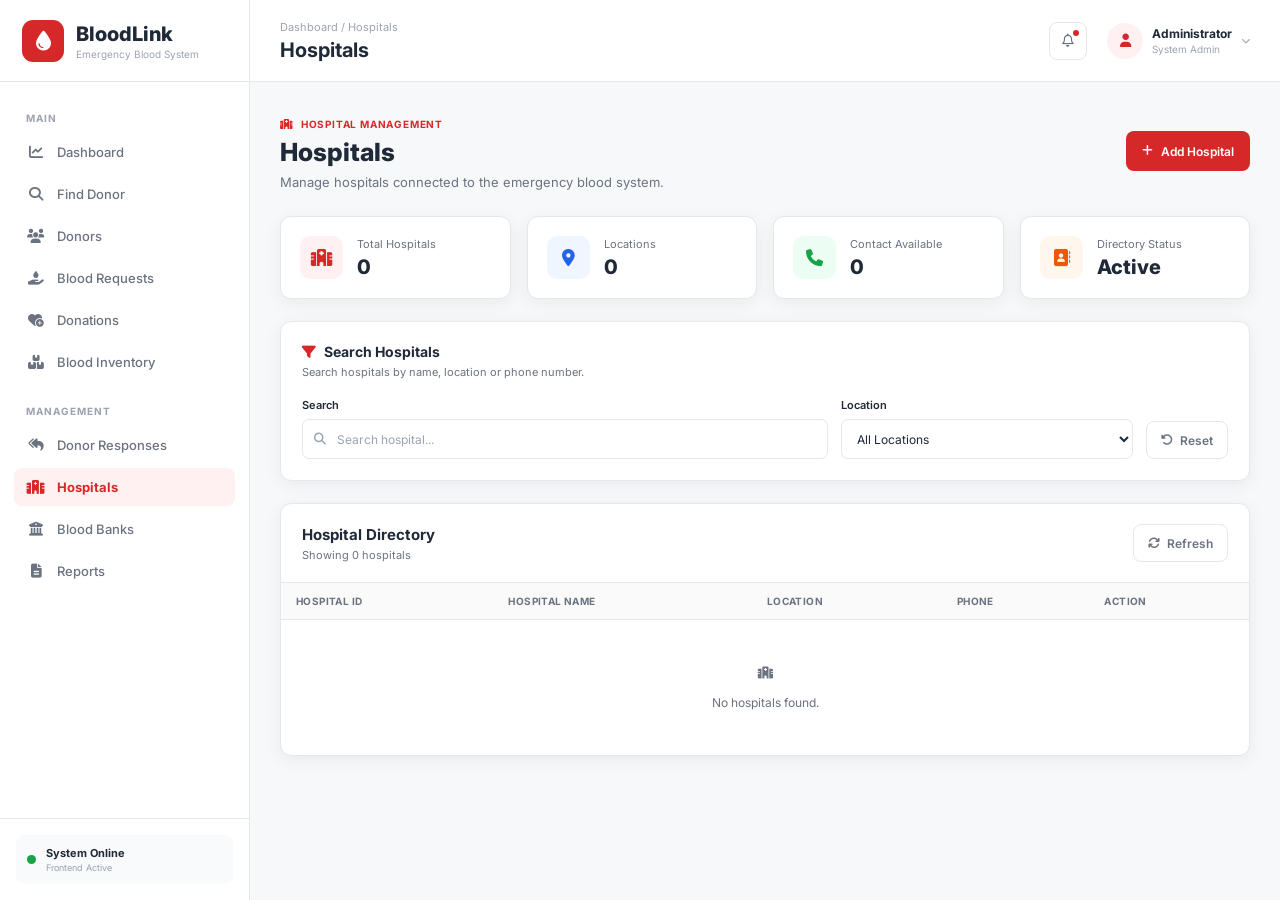
<file: pages/hospitals.html>
<!DOCTYPE html>
<html lang="en">

<head>
    <meta charset="UTF-8">

    <meta
        name="viewport"
        content="width=device-width, initial-scale=1.0"
    >

    <title>Hospitals | BloodLink</title>

    <!-- Google Font -->
    <link
        href="https://fonts.googleapis.com/css2?family=Inter:wght@400;500;600;700;800&display=swap"
        rel="stylesheet"
    >

    <!-- Font Awesome -->
    <link
        rel="stylesheet"
        href="https://cdnjs.cloudflare.com/ajax/libs/font-awesome/6.5.2/css/all.min.css"
    >

    <!-- Page CSS -->
    <link
        rel="stylesheet"
        href="../css/hospitals.css"
    >
</head>


<body>


    <!-- =====================================================
         SIDEBAR
         ===================================================== -->

    <aside class="sidebar">

        <!-- Logo -->

        <div class="sidebar-logo">

            <div class="logo-icon">
                <i class="fa-solid fa-droplet"></i>
            </div>

            <div>
                <h2>BloodLink</h2>
                <span>Emergency Blood System</span>
            </div>

        </div>


        <!-- Navigation -->

        <nav class="sidebar-nav">

            <div class="nav-section-title">
                MAIN
            </div>


            <a
                href="../dashboard.html"
                class="nav-item"
            >
                <i class="fa-solid fa-chart-line"></i>
                <span>Dashboard</span>
            </a>


            <a
                href="find-donor.html"
                class="nav-item"
            >
                <i class="fa-solid fa-magnifying-glass"></i>
                <span>Find Donor</span>
            </a>


            <a
                href="donors.html"
                class="nav-item"
            >
                <i class="fa-solid fa-users"></i>
                <span>Donors</span>
            </a>


            <a
                href="blood-request.html"
                class="nav-item"
            >
                <i class="fa-solid fa-hand-holding-droplet"></i>
                <span>Blood Requests</span>
            </a>


            <a
                href="donations.html"
                class="nav-item"
            >
                <i class="fa-solid fa-heart-circle-plus"></i>
                <span>Donations</span>
            </a>


            <a
                href="inventory.html"
                class="nav-item"
            >
                <i class="fa-solid fa-boxes-stacked"></i>
                <span>Blood Inventory</span>
            </a>


            <div class="nav-section-title">
                MANAGEMENT
            </div>


            <a
                href="responses.html"
                class="nav-item"
            >
                <i class="fa-solid fa-reply-all"></i>
                <span>Donor Responses</span>
            </a>


            <a
                href="hospitals.html"
                class="nav-item active"
            >
                <i class="fa-solid fa-hospital"></i>
                <span>Hospitals</span>
            </a>


            <a
                href="blood-banks.html"
                class="nav-item"
            >
                <i class="fa-solid fa-building-columns"></i>
                <span>Blood Banks</span>
            </a>


            <a
                href="reports.html"
                class="nav-item"
            >
                <i class="fa-solid fa-file-lines"></i>
                <span>Reports</span>
            </a>

        </nav>


        <!-- Sidebar Bottom -->

        <div class="sidebar-bottom">

            <div class="system-status">

                <span class="status-dot"></span>

                <div>
                    <strong>System Online</strong>
                    <small>Frontend Active</small>
                </div>

            </div>

        </div>

    </aside>



    <!-- =====================================================
         MAIN CONTENT
         ===================================================== -->

    <main class="main-content">


        <!-- =================================================
             TOPBAR
             ================================================= -->

        <header class="topbar">

            <div class="topbar-left">

                <button
                    class="menu-button"
                    id="menuButton"
                    aria-label="Open menu"
                >
                    <i class="fa-solid fa-bars"></i>
                </button>


                <div>

                    <span class="breadcrumb">
                        Dashboard / Hospitals
                    </span>

                    <h1>Hospitals</h1>

                </div>

            </div>


            <div class="topbar-right">


                <!-- Notification -->

                <button
                    class="notification-btn"
                    aria-label="Notifications"
                >

                    <i class="fa-regular fa-bell"></i>

                    <span class="notification-dot"></span>

                </button>


                <!-- User -->

                <div class="user-profile">

                    <div class="user-avatar">
                        <i class="fa-solid fa-user"></i>
                    </div>

                    <div class="user-info">

                        <strong>Administrator</strong>

                        <span>System Admin</span>

                    </div>

                    <i class="fa-solid fa-chevron-down profile-arrow"></i>

                </div>

            </div>

        </header>



        <!-- =================================================
             PAGE CONTENT
             ================================================= -->

        <section class="page-content">


            <!-- PAGE INTRO -->

            <div class="page-intro">

                <div>

                    <span class="page-label">
                        <i class="fa-solid fa-hospital"></i>
                        HOSPITAL MANAGEMENT
                    </span>

                    <h2>Hospitals</h2>

                    <p>
                        Manage hospitals connected to the emergency blood system.
                    </p>

                </div>


                <button
                    class="primary-btn"
                    id="addHospitalButton"
                >

                    <i class="fa-solid fa-plus"></i>

                    Add Hospital

                </button>

            </div>



            <!-- =================================================
                 STATISTICS
                 ================================================= -->

            <div class="stats-grid">


                <!-- Total Hospitals -->

                <div class="stat-card">

                    <div class="stat-icon red">
                        <i class="fa-solid fa-hospital"></i>
                    </div>

                    <div class="stat-info">

                        <span>Total Hospitals</span>

                        <strong id="totalHospitals">
                            0
                        </strong>

                    </div>

                </div>


                <!-- Locations -->

                <div class="stat-card">

                    <div class="stat-icon blue">
                        <i class="fa-solid fa-location-dot"></i>
                    </div>

                    <div class="stat-info">

                        <span>Locations</span>

                        <strong id="locationCount">
                            0
                        </strong>

                    </div>

                </div>


                <!-- Hospitals With Phone -->

                <div class="stat-card">

                    <div class="stat-icon green">
                        <i class="fa-solid fa-phone"></i>
                    </div>

                    <div class="stat-info">

                        <span>Contact Available</span>

                        <strong id="contactCount">
                            0
                        </strong>

                    </div>

                </div>


                <!-- Active Directory -->

                <div class="stat-card">

                    <div class="stat-icon orange">
                        <i class="fa-solid fa-address-book"></i>
                    </div>

                    <div class="stat-info">

                        <span>Directory Status</span>

                        <strong id="directoryStatus">
                            Active
                        </strong>

                    </div>

                </div>

            </div>



            <!-- =================================================
                 FILTERS
                 ================================================= -->

            <div class="filter-card">

                <div class="filter-header">

                    <h3>
                        <i class="fa-solid fa-filter"></i>
                        Search Hospitals
                    </h3>

                    <p>
                        Search hospitals by name, location or phone number.
                    </p>

                </div>


                <div class="filter-grid">


                    <!-- Search -->

                    <div class="form-group">

                        <label for="hospitalSearch">
                            Search
                        </label>

                        <div class="input-with-icon">

                            <i class="fa-solid fa-magnifying-glass"></i>

                            <input
                                type="text"
                                id="hospitalSearch"
                                placeholder="Search hospital..."
                            >

                        </div>

                    </div>


                    <!-- Location -->

                    <div class="form-group">

                        <label for="hospitalLocation">
                            Location
                        </label>

                        <select id="hospitalLocation">

                            <option value="">
                                All Locations
                            </option>

                        </select>

                    </div>


                    <!-- Reset -->

                    <div class="filter-actions">

                        <button
                            class="secondary-btn"
                            id="resetFilters"
                        >

                            <i class="fa-solid fa-rotate-left"></i>

                            Reset

                        </button>

                    </div>

                </div>

            </div>



            <!-- =================================================
                 HOSPITAL TABLE
                 ================================================= -->

            <div class="table-card">


                <div class="table-header">

                    <div>

                        <h3>
                            Hospital Directory
                        </h3>

                        <p id="resultSummary">
                            Showing hospital records
                        </p>

                    </div>


                    <div class="table-tools">

                        <button
                            class="outline-btn"
                            id="refreshHospitals"
                        >

                            <i class="fa-solid fa-arrows-rotate"></i>

                            Refresh

                        </button>

                    </div>

                </div>


                <div class="table-wrapper">

                    <table>

                        <thead>

                            <tr>

                                <th>
                                    Hospital ID
                                </th>

                                <th>
                                    Hospital Name
                                </th>

                                <th>
                                    Location
                                </th>

                                <th>
                                    Phone
                                </th>

                                <th>
                                    Action
                                </th>

                            </tr>

                        </thead>


                        <tbody id="hospitalTableBody">

                            <!-- JavaScript will insert rows -->

                        </tbody>

                    </table>

                </div>

            </div>


        </section>

    </main>



    <!-- =====================================================
         HOSPITAL DETAILS MODAL
         ===================================================== -->

    <div
        class="modal"
        id="hospitalModal"
    >

        <div class="modal-content">


            <div class="modal-header">

                <div>

                    <span class="modal-label">
                        HOSPITAL DETAILS
                    </span>

                    <h3 id="modalHospitalTitle">
                        Hospital Details
                    </h3>

                </div>


                <button
                    class="modal-close"
                    id="closeHospitalModal"
                    aria-label="Close"
                >

                    <i class="fa-solid fa-xmark"></i>

                </button>

            </div>


            <div
                class="modal-body"
                id="modalHospitalBody"
            >

                <!-- JavaScript inserts details -->

            </div>


            <div class="modal-footer">

                <button
                    class="secondary-btn"
                    id="closeHospitalButton"
                >

                    Close

                </button>

            </div>

        </div>

    </div>



    <!-- =====================================================
         ADD HOSPITAL MODAL
         ===================================================== -->

    <div
        class="modal"
        id="addHospitalModal"
    >

        <div class="modal-content add-hospital-modal">


            <div class="modal-header">

                <div>

                    <span class="modal-label">
                        HOSPITAL MANAGEMENT
                    </span>

                    <h3>
                        Add Hospital
                    </h3>

                </div>


                <button
                    class="modal-close"
                    id="closeAddHospitalModal"
                    aria-label="Close"
                >

                    <i class="fa-solid fa-xmark"></i>

                </button>

            </div>


            <form id="addHospitalForm">


                <div class="modal-form-grid">


                    <!-- Hospital ID -->

                    <div class="form-group">

                        <label for="hospitalId">
                            Hospital ID
                        </label>

                        <input
                            type="number"
                            id="hospitalId"
                            placeholder="Enter hospital ID"
                            min="1"
                            required
                        >

                    </div>


                    <!-- Hospital Name -->

                    <div class="form-group">

                        <label for="hospitalName">
                            Hospital Name
                        </label>

                        <input
                            type="text"
                            id="hospitalName"
                            placeholder="Enter hospital name"
                            maxlength="100"
                            required
                        >

                    </div>


                    <!-- Location -->

                    <div class="form-group">

                        <label for="hospitalLocationInput">
                            Location
                        </label>

                        <input
                            type="text"
                            id="hospitalLocationInput"
                            placeholder="Enter location"
                            maxlength="100"
                            required
                        >

                    </div>


                    <!-- Phone -->

                    <div class="form-group">

                        <label for="hospitalPhone">
                            Phone
                        </label>

                        <input
                            type="tel"
                            id="hospitalPhone"
                            placeholder="Enter phone number"
                            maxlength="15"
                            required
                        >

                    </div>

                </div>


                <div class="form-note">

                    <i class="fa-solid fa-circle-info"></i>

                    <span>
                        Hospital ID must be unique in the database.
                    </span>

                </div>


                <div class="modal-footer">

                    <button
                        type="button"
                        class="secondary-btn"
                        id="cancelAddHospital"
                    >
                        Cancel
                    </button>


                    <button
                        type="submit"
                        class="primary-btn"
                    >

                        <i class="fa-solid fa-plus"></i>

                        Add Hospital

                    </button>

                </div>

            </form>

        </div>

    </div>



    <!-- =====================================================
         JAVASCRIPT
         ===================================================== -->

    <script src="../js/hospitals.js"></script>

</body>

</html>
</file>
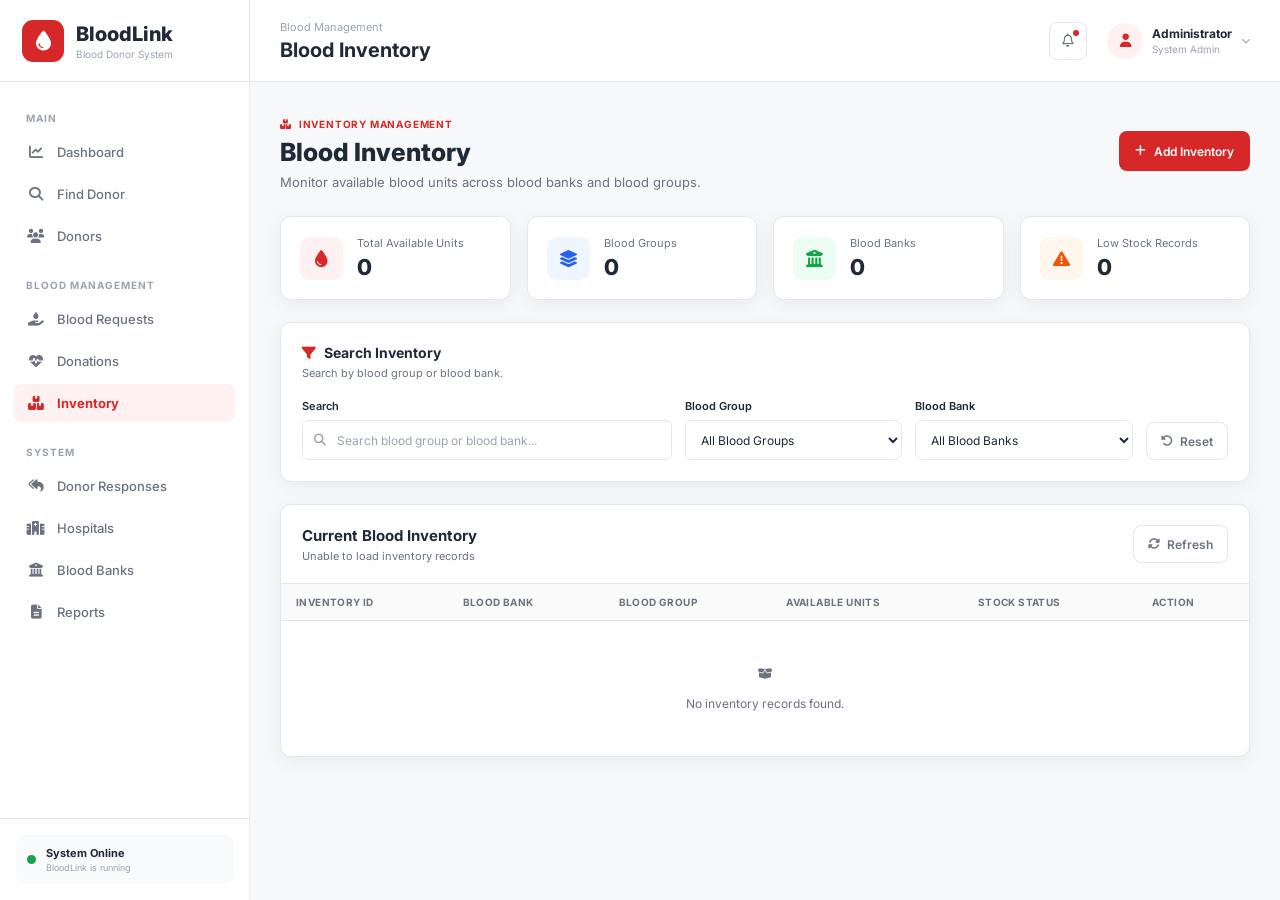
<file: pages/inventory.html>
<!DOCTYPE html>
<html lang="en">

<head>
    <meta charset="UTF-8">
    <meta name="viewport" content="width=device-width, initial-scale=1.0">

    <title>Blood Inventory | BloodLink</title>

    <!-- Google Font -->
    <link rel="preconnect" href="https://fonts.googleapis.com">
    <link rel="preconnect" href="https://fonts.gstatic.com" crossorigin>

    <link
        href="https://fonts.googleapis.com/css2?family=Inter:wght@400;500;600;700;800&display=swap"
        rel="stylesheet"
    >

    <!-- Font Awesome -->
    <link
        rel="stylesheet"
        href="https://cdnjs.cloudflare.com/ajax/libs/font-awesome/6.5.2/css/all.min.css"
    >

    <!-- Page CSS -->
    <link rel="stylesheet" href="../css/inventory.css">
</head>

<body>

    <!-- =====================================================
         SIDEBAR
         ===================================================== -->

    <aside class="sidebar">

        <div class="sidebar-logo">

            <div class="logo-icon">
                <i class="fa-solid fa-droplet"></i>
            </div>

            <div>
                <h2>BloodLink</h2>
                <span>Blood Donor System</span>
            </div>

        </div>


        <nav class="sidebar-nav">

            <p class="nav-section-title">MAIN</p>

            <a href="../dashboard.html" class="nav-item">
                <i class="fa-solid fa-chart-line"></i>
                <span>Dashboard</span>
            </a>

            <a href="find-donor.html" class="nav-item">
                <i class="fa-solid fa-magnifying-glass"></i>
                <span>Find Donor</span>
            </a>

            <a href="donors.html" class="nav-item">
                <i class="fa-solid fa-users"></i>
                <span>Donors</span>
            </a>


            <p class="nav-section-title">BLOOD MANAGEMENT</p>

            <a href="blood-request.html" class="nav-item">
                <i class="fa-solid fa-hand-holding-droplet"></i>
                <span>Blood Requests</span>
            </a>

            <a href="donations.html" class="nav-item">
                <i class="fa-solid fa-heart-pulse"></i>
                <span>Donations</span>
            </a>

            <a href="inventory.html" class="nav-item active">
                <i class="fa-solid fa-boxes-stacked"></i>
                <span>Inventory</span>
            </a>


            <p class="nav-section-title">SYSTEM</p>

            <a href="responses.html" class="nav-item">
                <i class="fa-solid fa-reply-all"></i>
                <span>Donor Responses</span>
            </a>

            <a href="hospitals.html" class="nav-item">
                <i class="fa-solid fa-hospital"></i>
                <span>Hospitals</span>
            </a>

            <a href="blood-banks.html" class="nav-item">
                <i class="fa-solid fa-building-columns"></i>
                <span>Blood Banks</span>
            </a>

            <a href="reports.html" class="nav-item">
                <i class="fa-solid fa-file-lines"></i>
                <span>Reports</span>
            </a>

        </nav>


        <div class="sidebar-bottom">

            <div class="system-status">

                <span class="status-dot"></span>

                <div>
                    <strong>System Online</strong>
                    <small>BloodLink is running</small>
                </div>

            </div>

        </div>

    </aside>


    <!-- =====================================================
         MAIN CONTENT
         ===================================================== -->

    <main class="main-content">


        <!-- =================================================
             TOPBAR
             ================================================= -->

        <header class="topbar">

            <div class="topbar-left">

                <button
                    class="menu-button"
                    id="menuButton"
                    aria-label="Open menu"
                >
                    <i class="fa-solid fa-bars"></i>
                </button>

                <div>

                    <span class="breadcrumb">
                        Blood Management
                    </span>

                    <h1>Blood Inventory</h1>

                </div>

            </div>


            <div class="topbar-right">

                <button
                    class="notification-btn"
                    title="Notifications"
                >
                    <i class="fa-regular fa-bell"></i>
                    <span class="notification-dot"></span>
                </button>


                <div class="user-profile">

                    <div class="user-avatar">
                        <i class="fa-solid fa-user"></i>
                    </div>

                    <div class="user-info">

                        <strong>Administrator</strong>

                        <span>System Admin</span>

                    </div>

                    <i class="fa-solid fa-chevron-down profile-arrow"></i>

                </div>

            </div>

        </header>


        <!-- =================================================
             PAGE CONTENT
             ================================================= -->

        <section class="page-content">


            <!-- PAGE INTRO -->

            <div class="page-intro">

                <div>

                    <span class="page-label">

                        <i class="fa-solid fa-boxes-stacked"></i>

                        INVENTORY MANAGEMENT

                    </span>

                    <h2>Blood Inventory</h2>

                    <p>
                        Monitor available blood units across
                        blood banks and blood groups.
                    </p>

                </div>


                <button
                    class="primary-btn"
                    id="addInventoryButton"
                >

                    <i class="fa-solid fa-plus"></i>

                    Add Inventory

                </button>

            </div>


            <!-- =================================================
                 SUMMARY CARDS
                 ================================================= -->

            <div class="stats-grid">


                <!-- TOTAL UNITS -->

                <div class="stat-card">

                    <div class="stat-icon red">

                        <i class="fa-solid fa-droplet"></i>

                    </div>

                    <div class="stat-info">

                        <span>Total Available Units</span>

                        <strong id="totalUnits">
                            0
                        </strong>

                    </div>

                </div>


                <!-- BLOOD GROUPS -->

                <div class="stat-card">

                    <div class="stat-icon blue">

                        <i class="fa-solid fa-layer-group"></i>

                    </div>

                    <div class="stat-info">

                        <span>Blood Groups</span>

                        <strong id="bloodGroupCount">
                            0
                        </strong>

                    </div>

                </div>


                <!-- BLOOD BANKS -->

                <div class="stat-card">

                    <div class="stat-icon green">

                        <i class="fa-solid fa-building-columns"></i>

                    </div>

                    <div class="stat-info">

                        <span>Blood Banks</span>

                        <strong id="bloodBankCount">
                            0
                        </strong>

                    </div>

                </div>


                <!-- LOW STOCK -->

                <div class="stat-card">

                    <div class="stat-icon orange">

                        <i class="fa-solid fa-triangle-exclamation"></i>

                    </div>

                    <div class="stat-info">

                        <span>Low Stock Records</span>

                        <strong id="lowStockCount">
                            0
                        </strong>

                    </div>

                </div>

            </div>


            <!-- =================================================
                 INVENTORY FILTER
                 ================================================= -->

            <div class="filter-card">

                <div class="filter-header">

                    <div>

                        <h3>

                            <i class="fa-solid fa-filter"></i>

                            Search Inventory

                        </h3>

                        <p>
                            Search by blood group or blood bank.
                        </p>

                    </div>

                </div>


                <div class="filter-grid">


                    <!-- SEARCH -->

                    <div class="form-group search-group">

                        <label for="inventorySearch">
                            Search
                        </label>

                        <div class="input-with-icon">

                            <i class="fa-solid fa-magnifying-glass"></i>

                            <input
                                type="text"
                                id="inventorySearch"
                                placeholder="Search blood group or blood bank..."
                            >

                        </div>

                    </div>


                    <!-- BLOOD GROUP -->

                    <div class="form-group">

                        <label for="inventoryBloodGroup">
                            Blood Group
                        </label>

                        <select id="inventoryBloodGroup">

                            <option value="">
                                All Blood Groups
                            </option>

                            <option value="A+">A+</option>
                            <option value="A-">A-</option>
                            <option value="B+">B+</option>
                            <option value="B-">B-</option>
                            <option value="AB+">AB+</option>
                            <option value="AB-">AB-</option>
                            <option value="O+">O+</option>
                            <option value="O-">O-</option>

                        </select>

                    </div>


                    <!-- BLOOD BANK -->

                    <div class="form-group">

                        <label for="inventoryBloodBank">
                            Blood Bank
                        </label>

                        <select id="inventoryBloodBank">

                            <option value="">
                                All Blood Banks
                            </option>

                            <option value="City Blood Bank">
                                City Blood Bank
                            </option>

                            <option value="Pune Blood Centre">
                                Pune Blood Centre
                            </option>

                            <option value="Red Cross Blood Bank">
                                Red Cross Blood Bank
                            </option>

                            <option value="Lifeline Blood Bank">
                                Lifeline Blood Bank
                            </option>

                        </select>

                    </div>


                    <!-- RESET -->

                    <div class="filter-actions">

                        <button
                            type="button"
                            class="secondary-btn"
                            id="resetFilters"
                        >

                            <i class="fa-solid fa-rotate-left"></i>

                            Reset

                        </button>

                    </div>

                </div>

            </div>


            <!-- =================================================
                 INVENTORY TABLE
                 ================================================= -->

            <div class="table-card">

                <div class="table-header">

                    <div>

                        <h3>
                            Current Blood Inventory
                        </h3>

                        <p id="resultSummary">
                            Showing inventory records
                        </p>

                    </div>


                    <div class="table-tools">

                        <button
                            class="outline-btn"
                            id="refreshInventory"
                        >

                            <i class="fa-solid fa-rotate"></i>

                            Refresh

                        </button>

                    </div>

                </div>


                <div class="table-wrapper">

                    <table>

                        <thead>

                            <tr>

                                <th>Inventory ID</th>

                                <th>Blood Bank</th>

                                <th>Blood Group</th>

                                <th>Available Units</th>

                                <th>Stock Status</th>

                                <th>Action</th>

                            </tr>

                        </thead>


                        <tbody id="inventoryTableBody">

                            <!-- Inventory generated by JavaScript -->

                        </tbody>

                    </table>

                </div>

            </div>


        </section>

    </main>


    <!-- =====================================================
         INVENTORY DETAILS MODAL
         ===================================================== -->

    <div
        class="modal"
        id="inventoryModal"
    >

        <div class="modal-content">

            <div class="modal-header">

                <div>

                    <span class="modal-label">
                        INVENTORY INFORMATION
                    </span>

                    <h3 id="modalInventoryTitle">
                        Inventory Details
                    </h3>

                </div>

                <button
                    class="modal-close"
                    id="closeInventoryModal"
                    aria-label="Close"
                >

                    <i class="fa-solid fa-xmark"></i>

                </button>

            </div>


            <div
                class="modal-body"
                id="modalInventoryBody"
            >

                <!-- Details generated by JavaScript -->

            </div>


            <div class="modal-footer">

                <button
                    class="secondary-btn"
                    id="closeInventoryButton"
                >

                    Close

                </button>

            </div>

        </div>

    </div>


    <!-- =====================================================
         ADD INVENTORY MODAL
         ===================================================== -->

    <div
        class="modal"
        id="addInventoryModal"
    >

        <div class="modal-content add-inventory-modal">

            <div class="modal-header">

                <div>

                    <span class="modal-label">
                        INVENTORY MANAGEMENT
                    </span>

                    <h3>Add Inventory Record</h3>

                </div>

                <button
                    class="modal-close"
                    id="closeAddInventoryModal"
                    aria-label="Close"
                >

                    <i class="fa-solid fa-xmark"></i>

                </button>

            </div>


            <form id="addInventoryForm">

                <div class="modal-form-grid">


                    <!-- BLOOD BANK -->

                    <div class="form-group">

                        <label for="inventoryBank">

                            Blood Bank

                        </label>

                        <select
                            id="inventoryBank"
                            required
                        >

                            <option value="">
                                Select Blood Bank
                            </option>

                            <option value="1">
                                City Blood Bank
                            </option>

                            <option value="2">
                                Pune Blood Centre
                            </option>

                            <option value="3">
                                Red Cross Blood Bank
                            </option>

                            <option value="4">
                                Lifeline Blood Bank
                            </option>

                        </select>

                    </div>


                    <!-- BLOOD GROUP -->

                    <div class="form-group">

                        <label for="inventoryGroup">

                            Blood Group

                        </label>

                        <select
                            id="inventoryGroup"
                            required
                        >

                            <option value="">
                                Select Blood Group
                            </option>

                            <option value="A+">
                                A+
                            </option>

                            <option value="A-">
                                A-
                            </option>

                            <option value="B+">
                                B+
                            </option>

                            <option value="B-">
                                B-
                            </option>

                            <option value="AB+">
                                AB+
                            </option>

                            <option value="AB-">
                                AB-
                            </option>

                            <option value="O+">
                                O+
                            </option>

                            <option value="O-">
                                O-
                            </option>

                        </select>

                    </div>


                    <!-- AVAILABLE UNITS -->

                    <div class="form-group">

                        <label for="availableUnits">

                            Available Units

                        </label>

                        <input
                            type="number"
                            id="availableUnits"
                            min="0"
                            placeholder="Enter available units"
                            required
                        >

                    </div>

                </div>


                <div class="form-note">

                    <i class="fa-solid fa-circle-info"></i>

                    <span>
                        Available units cannot be negative.
                    </span>

                </div>


                <div class="modal-footer">

                    <button
                        type="button"
                        class="secondary-btn"
                        id="cancelAddInventory"
                    >

                        Cancel

                    </button>

                    <button
                        type="submit"
                        class="primary-btn"
                    >

                        <i class="fa-solid fa-plus"></i>

                        Add Inventory

                    </button>

                </div>

            </form>

        </div>

    </div>


    <!-- =====================================================
         JAVASCRIPT
         ===================================================== -->

    <script src="../js/inventory.js"></script>

</body>

</html>
</file>
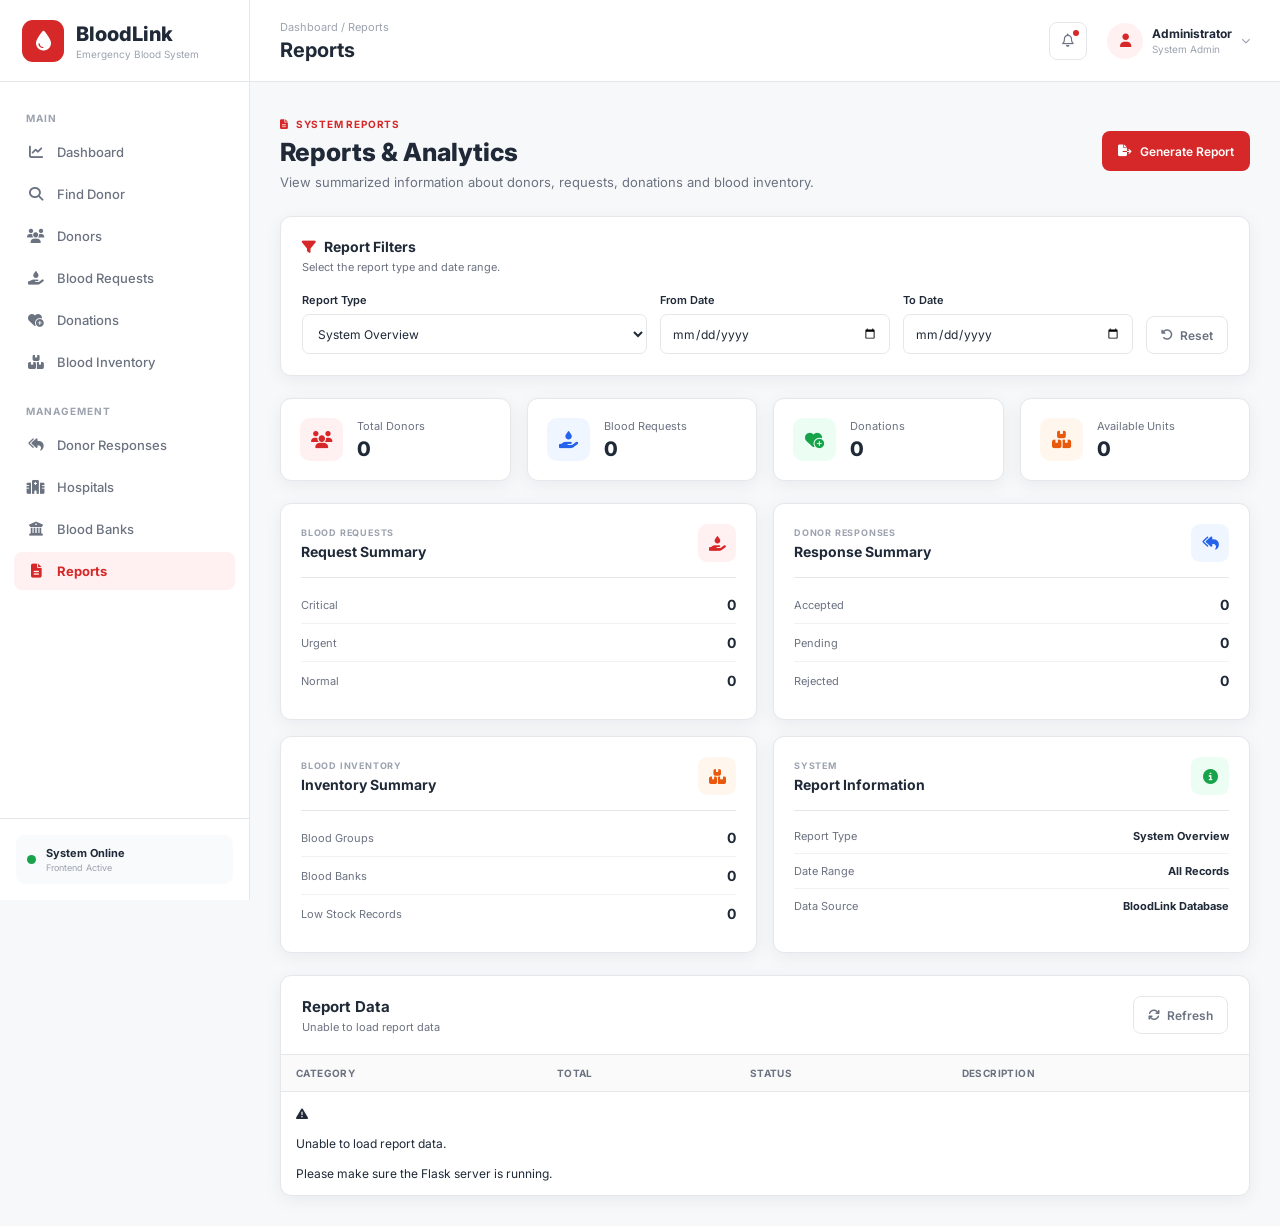
<file: pages/reports.html>
<!DOCTYPE html>
<html lang="en">

<head>
    <meta charset="UTF-8">

    <meta name="viewport" content="width=device-width, initial-scale=1.0">

    <title>Reports | BloodLink</title>

    <!-- Google Font -->
    <link
        href="https://fonts.googleapis.com/css2?family=Inter:wght@400;500;600;700;800&display=swap"
        rel="stylesheet"
    >

    <!-- Font Awesome -->
    <link
        rel="stylesheet"
        href="https://cdnjs.cloudflare.com/ajax/libs/font-awesome/6.5.2/css/all.min.css"
    >

    <!-- Reports CSS -->
    <link
        rel="stylesheet"
        href="../css/reports.css"
    >
</head>


<body>


    <!-- =====================================================
         SIDEBAR
         ===================================================== -->

    <aside class="sidebar">


        <div class="sidebar-logo">

            <div class="logo-icon">
                <i class="fa-solid fa-droplet"></i>
            </div>

            <div>
                <h2>BloodLink</h2>
                <span>Emergency Blood System</span>
            </div>

        </div>


        <nav class="sidebar-nav">


            <div class="nav-section-title">
                MAIN
            </div>


            <a
                href="../dashboard.html"
                class="nav-item"
            >
                <i class="fa-solid fa-chart-line"></i>
                <span>Dashboard</span>
            </a>


            <a
                href="find-donor.html"
                class="nav-item"
            >
                <i class="fa-solid fa-magnifying-glass"></i>
                <span>Find Donor</span>
            </a>


            <a
                href="donors.html"
                class="nav-item"
            >
                <i class="fa-solid fa-users"></i>
                <span>Donors</span>
            </a>


            <a
                href="blood-request.html"
                class="nav-item"
            >
                <i class="fa-solid fa-hand-holding-droplet"></i>
                <span>Blood Requests</span>
            </a>


            <a
                href="donations.html"
                class="nav-item"
            >
                <i class="fa-solid fa-heart-circle-plus"></i>
                <span>Donations</span>
            </a>


            <a
                href="inventory.html"
                class="nav-item"
            >
                <i class="fa-solid fa-boxes-stacked"></i>
                <span>Blood Inventory</span>
            </a>


            <div class="nav-section-title">
                MANAGEMENT
            </div>


            <a
                href="responses.html"
                class="nav-item"
            >
                <i class="fa-solid fa-reply-all"></i>
                <span>Donor Responses</span>
            </a>


            <a
                href="hospitals.html"
                class="nav-item"
            >
                <i class="fa-solid fa-hospital"></i>
                <span>Hospitals</span>
            </a>


            <a
                href="blood-banks.html"
                class="nav-item"
            >
                <i class="fa-solid fa-building-columns"></i>
                <span>Blood Banks</span>
            </a>


            <a
                href="reports.html"
                class="nav-item active"
            >
                <i class="fa-solid fa-file-lines"></i>
                <span>Reports</span>
            </a>

        </nav>


        <div class="sidebar-bottom">

            <div class="system-status">

                <span class="status-dot"></span>

                <div>
                    <strong>System Online</strong>
                    <small>Frontend Active</small>
                </div>

            </div>

        </div>

    </aside>



    <!-- =====================================================
         MAIN CONTENT
         ===================================================== -->

    <main class="main-content">


        <!-- =================================================
             TOPBAR
             ================================================= -->

        <header class="topbar">


            <div class="topbar-left">

                <button
                    class="menu-button"
                    id="menuButton"
                    aria-label="Open menu"
                >
                    <i class="fa-solid fa-bars"></i>
                </button>


                <div>

                    <span class="breadcrumb">
                        Dashboard / Reports
                    </span>

                    <h1>Reports</h1>

                </div>

            </div>


            <div class="topbar-right">


                <button
                    class="notification-btn"
                    aria-label="Notifications"
                >

                    <i class="fa-regular fa-bell"></i>

                    <span class="notification-dot"></span>

                </button>


                <div class="user-profile">

                    <div class="user-avatar">
                        <i class="fa-solid fa-user"></i>
                    </div>

                    <div class="user-info">

                        <strong>Administrator</strong>

                        <span>System Admin</span>

                    </div>

                    <i class="fa-solid fa-chevron-down profile-arrow"></i>

                </div>

            </div>

        </header>



        <!-- =================================================
             PAGE CONTENT
             ================================================= -->

        <section class="page-content">


            <!-- PAGE INTRO -->

            <div class="page-intro">

                <div>

                    <span class="page-label">

                        <i class="fa-solid fa-file-lines"></i>

                        SYSTEM REPORTS

                    </span>


                    <h2>
                        Reports & Analytics
                    </h2>


                    <p>
                        View summarized information about donors,
                        requests, donations and blood inventory.
                    </p>

                </div>


                <button
                    class="primary-btn"
                    id="generateReportButton"
                >

                    <i class="fa-solid fa-file-export"></i>

                    Generate Report

                </button>

            </div>



            <!-- =================================================
                 REPORT FILTERS
                 ================================================= -->

            <div class="filter-card">


                <div class="filter-header">

                    <div>

                        <h3>
                            <i class="fa-solid fa-filter"></i>
                            Report Filters
                        </h3>

                        <p>
                            Select the report type and date range.
                        </p>

                    </div>

                </div>


                <div class="filter-grid">


                    <div class="form-group">

                        <label for="reportType">
                            Report Type
                        </label>


                        <select id="reportType">

                            <option value="overview">
                                System Overview
                            </option>

                            <option value="donors">
                                Donor Report
                            </option>

                            <option value="requests">
                                Blood Request Report
                            </option>

                            <option value="donations">
                                Donation Report
                            </option>

                            <option value="inventory">
                                Blood Inventory Report
                            </option>

                            <option value="responses">
                                Donor Response Report
                            </option>

                        </select>

                    </div>


                    <div class="form-group">

                        <label for="fromDate">
                            From Date
                        </label>


                        <input
                            type="date"
                            id="fromDate"
                        >

                    </div>


                    <div class="form-group">

                        <label for="toDate">
                            To Date
                        </label>


                        <input
                            type="date"
                            id="toDate"
                        >

                    </div>


                    <div class="filter-actions">

                        <button
                            class="secondary-btn"
                            id="resetReport"
                        >

                            <i class="fa-solid fa-rotate-left"></i>

                            Reset

                        </button>

                    </div>

                </div>

            </div>



            <!-- =================================================
                 SUMMARY CARDS
                 ================================================= -->

            <div class="stats-grid">


                <div class="stat-card">

                    <div class="stat-icon red">

                        <i class="fa-solid fa-users"></i>

                    </div>


                    <div class="stat-info">

                        <span>
                            Total Donors
                        </span>

                        <strong id="totalDonors">
                            0
                        </strong>

                    </div>

                </div>


                <div class="stat-card">

                    <div class="stat-icon blue">

                        <i class="fa-solid fa-hand-holding-droplet"></i>

                    </div>


                    <div class="stat-info">

                        <span>
                            Blood Requests
                        </span>

                        <strong id="totalRequests">
                            0
                        </strong>

                    </div>

                </div>


                <div class="stat-card">

                    <div class="stat-icon green">

                        <i class="fa-solid fa-heart-circle-plus"></i>

                    </div>


                    <div class="stat-info">

                        <span>
                            Donations
                        </span>

                        <strong id="totalDonations">
                            0
                        </strong>

                    </div>

                </div>


                <div class="stat-card">

                    <div class="stat-icon orange">

                        <i class="fa-solid fa-boxes-stacked"></i>

                    </div>


                    <div class="stat-info">

                        <span>
                            Available Units
                        </span>

                        <strong id="availableUnits">
                            0
                        </strong>

                    </div>

                </div>

            </div>



            <!-- =================================================
                 REPORT INFORMATION
                 ================================================= -->

            <div class="report-grid">


                <!-- REQUEST SUMMARY -->

                <div class="report-card">


                    <div class="report-card-header">

                        <div>

                            <span class="card-label">
                                BLOOD REQUESTS
                            </span>

                            <h3>
                                Request Summary
                            </h3>

                        </div>


                        <div class="card-icon red">

                            <i class="fa-solid fa-hand-holding-droplet"></i>

                        </div>

                    </div>


                    <div class="summary-list">


                        <div class="summary-item">

                            <span>
                                Critical
                            </span>

                            <strong id="criticalRequests">
                                0
                            </strong>

                        </div>


                        <div class="summary-item">

                            <span>
                                Urgent
                            </span>

                            <strong id="urgentRequests">
                                0
                            </strong>

                        </div>


                        <div class="summary-item">

                            <span>
                                Normal
                            </span>

                            <strong id="normalRequests">
                                0
                            </strong>

                        </div>


                    </div>

                </div>



                <!-- DONOR RESPONSE SUMMARY -->

                <div class="report-card">


                    <div class="report-card-header">

                        <div>

                            <span class="card-label">
                                DONOR RESPONSES
                            </span>

                            <h3>
                                Response Summary
                            </h3>

                        </div>


                        <div class="card-icon blue">

                            <i class="fa-solid fa-reply-all"></i>

                        </div>

                    </div>


                    <div class="summary-list">


                        <div class="summary-item">

                            <span>
                                Accepted
                            </span>

                            <strong id="acceptedResponses">
                                0
                            </strong>

                        </div>


                        <div class="summary-item">

                            <span>
                                Pending
                            </span>

                            <strong id="pendingResponses">
                                0
                            </strong>

                        </div>


                        <div class="summary-item">

                            <span>
                                Rejected
                            </span>

                            <strong id="rejectedResponses">
                                0
                            </strong>

                        </div>


                    </div>

                </div>



                <!-- INVENTORY SUMMARY -->

                <div class="report-card">


                    <div class="report-card-header">

                        <div>

                            <span class="card-label">
                                BLOOD INVENTORY
                            </span>

                            <h3>
                                Inventory Summary
                            </h3>

                        </div>


                        <div class="card-icon orange">

                            <i class="fa-solid fa-boxes-stacked"></i>

                        </div>

                    </div>


                    <div class="summary-list">


                        <div class="summary-item">

                            <span>
                                Blood Groups
                            </span>

                            <strong id="inventoryGroups">
                                0
                            </strong>

                        </div>


                        <div class="summary-item">

                            <span>
                                Blood Banks
                            </span>

                            <strong id="inventoryBanks">
                                0
                            </strong>

                        </div>


                        <div class="summary-item">

                            <span>
                                Low Stock Records
                            </span>

                            <strong id="lowStockRecords">
                                0
                            </strong>

                        </div>


                    </div>

                </div>



                <!-- SYSTEM INFORMATION -->

                <div class="report-card">


                    <div class="report-card-header">

                        <div>

                            <span class="card-label">
                                SYSTEM
                            </span>

                            <h3>
                                Report Information
                            </h3>

                        </div>


                        <div class="card-icon green">

                            <i class="fa-solid fa-circle-info"></i>

                        </div>

                    </div>


                    <div class="system-info-list">


                        <div class="info-row">

                            <span>
                                Report Type
                            </span>

                            <strong id="selectedReportType">
                                System Overview
                            </strong>

                        </div>


                        <div class="info-row">

                            <span>
                                Date Range
                            </span>

                            <strong id="selectedDateRange">
                                All Records
                            </strong>

                        </div>


                        <div class="info-row">

                            <span>
                                Data Source
                            </span>

                            <strong>
                                BloodLink Database
                            </strong>

                        </div>

                    </div>

                </div>

            </div>



            <!-- =================================================
                 REPORT TABLE
                 ================================================= -->

            <div class="table-card">


                <div class="table-header">

                    <div>

                        <h3>
                            Report Data
                        </h3>

                        <p id="reportSummary">
                            Showing current demo report data
                        </p>

                    </div>


                    <button
                        class="outline-btn"
                        id="refreshReport"
                    >

                        <i class="fa-solid fa-arrows-rotate"></i>

                        Refresh

                    </button>

                </div>


                <div class="table-wrapper">


                    <table>


                        <thead>

                            <tr>

                                <th>
                                    Category
                                </th>

                                <th>
                                    Total
                                </th>

                                <th>
                                    Status
                                </th>

                                <th>
                                    Description
                                </th>

                            </tr>

                        </thead>


                        <tbody id="reportTableBody">

                            <!-- JavaScript inserts report rows -->

                        </tbody>


                    </table>

                </div>

            </div>


        </section>

    </main>



    <!-- =====================================================
         GENERATE REPORT MODAL
         ===================================================== -->

    <div
        class="modal"
        id="reportModal"
    >


        <div class="modal-content">


            <div class="modal-header">


                <div>

                    <span class="modal-label">
                        REPORT GENERATION
                    </span>

                    <h3>
                        Generate Report
                    </h3>

                </div>


                <button
                    class="modal-close"
                    id="closeReportModal"
                    aria-label="Close"
                >

                    <i class="fa-solid fa-xmark"></i>

                </button>

            </div>


            <div class="modal-body">


                <div class="generated-report-icon">

                    <i class="fa-solid fa-file-circle-check"></i>

                </div>


                <h4>
                    Report Ready
                </h4>


                <p id="generatedReportMessage">

                    Your selected report has been generated
                    using the current frontend data.

                </p>


                <div class="report-note">

                    <i class="fa-solid fa-circle-info"></i>

                    <span>
                        PDF/Excel export and live database
                        reports will be connected after Flask
                        backend integration.
                    </span>

                </div>

            </div>


            <div class="modal-footer">


                <button
                    class="secondary-btn"
                    id="closeReportButton"
                >
                    Close
                </button>


                <button
                    class="primary-btn"
                    id="downloadReportButton"
                >

                    <i class="fa-solid fa-download"></i>

                    Export

                </button>

            </div>

        </div>

    </div>



    <!-- =====================================================
         JAVASCRIPT
         ===================================================== -->

    <script src="../js/reports.js"></script>

</body>

</html>
</file>
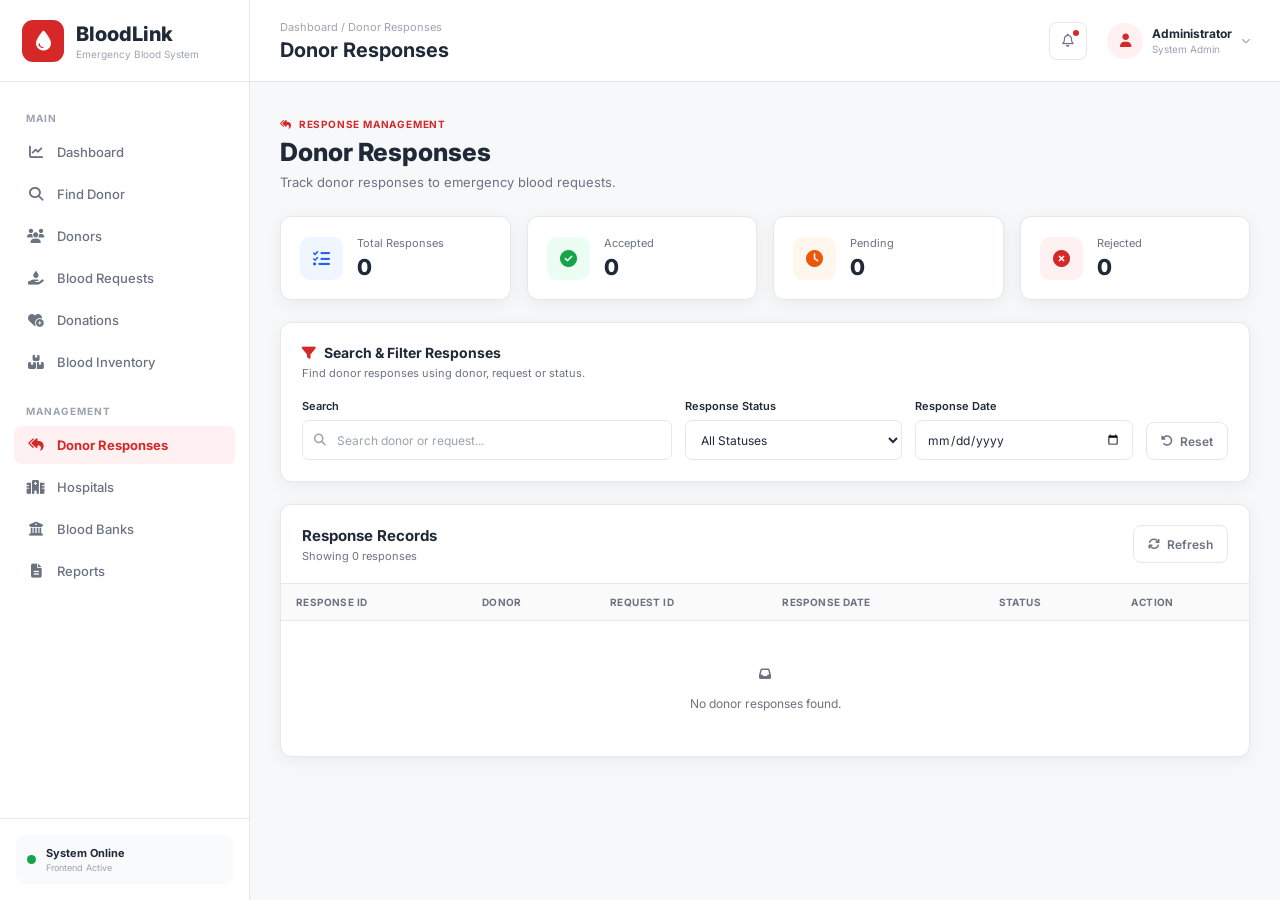
<file: pages/responses.html>
<!DOCTYPE html>
<html lang="en">

<head>
    <meta charset="UTF-8">

    <meta
        name="viewport"
        content="width=device-width, initial-scale=1.0"
    >

    <title>Donor Responses | BloodLink</title>

    <!-- Google Font -->
    <link
        href="https://fonts.googleapis.com/css2?family=Inter:wght@400;500;600;700;800&display=swap"
        rel="stylesheet"
    >

    <!-- Font Awesome -->
    <link
        rel="stylesheet"
        href="https://cdnjs.cloudflare.com/ajax/libs/font-awesome/6.5.2/css/all.min.css"
    >

    <!-- Page CSS -->
    <link
        rel="stylesheet"
        href="../css/responses.css"
    >
</head>


<body>


    <!-- =====================================================
         SIDEBAR
         ===================================================== -->

    <aside class="sidebar">

        <!-- Logo -->

        <div class="sidebar-logo">

            <div class="logo-icon">
                <i class="fa-solid fa-droplet"></i>
            </div>

            <div>
                <h2>BloodLink</h2>
                <span>Emergency Blood System</span>
            </div>

        </div>


        <!-- Navigation -->

        <nav class="sidebar-nav">

            <div class="nav-section-title">
                MAIN
            </div>


            <a
                href="../dashboard.html"
                class="nav-item"
            >
                <i class="fa-solid fa-chart-line"></i>
                <span>Dashboard</span>
            </a>


            <a
                href="find-donor.html"
                class="nav-item"
            >
                <i class="fa-solid fa-magnifying-glass"></i>
                <span>Find Donor</span>
            </a>


            <a
                href="donors.html"
                class="nav-item"
            >
                <i class="fa-solid fa-users"></i>
                <span>Donors</span>
            </a>


            <a
                href="blood-request.html"
                class="nav-item"
            >
                <i class="fa-solid fa-hand-holding-droplet"></i>
                <span>Blood Requests</span>
            </a>


            <a
                href="donations.html"
                class="nav-item"
            >
                <i class="fa-solid fa-heart-circle-plus"></i>
                <span>Donations</span>
            </a>


            <a
                href="inventory.html"
                class="nav-item"
            >
                <i class="fa-solid fa-boxes-stacked"></i>
                <span>Blood Inventory</span>
            </a>


            <div class="nav-section-title">
                MANAGEMENT
            </div>


            <a
                href="responses.html"
                class="nav-item active"
            >
                <i class="fa-solid fa-reply-all"></i>
                <span>Donor Responses</span>
            </a>


            <a
                href="hospitals.html"
                class="nav-item"
            >
                <i class="fa-solid fa-hospital"></i>
                <span>Hospitals</span>
            </a>


            <a
                href="blood-banks.html"
                class="nav-item"
            >
                <i class="fa-solid fa-building-columns"></i>
                <span>Blood Banks</span>
            </a>


            <a
                href="reports.html"
                class="nav-item"
            >
                <i class="fa-solid fa-file-lines"></i>
                <span>Reports</span>
            </a>

        </nav>


        <!-- Sidebar Bottom -->

        <div class="sidebar-bottom">

            <div class="system-status">

                <span class="status-dot"></span>

                <div>
                    <strong>System Online</strong>
                    <small>Frontend Active</small>
                </div>

            </div>

        </div>

    </aside>



    <!-- =====================================================
         MAIN CONTENT
         ===================================================== -->

    <main class="main-content">


        <!-- =================================================
             TOPBAR
             ================================================= -->

        <header class="topbar">

            <div class="topbar-left">

                <button
                    class="menu-button"
                    id="menuButton"
                    aria-label="Open menu"
                >
                    <i class="fa-solid fa-bars"></i>
                </button>


                <div>

                    <span class="breadcrumb">
                        Dashboard / Donor Responses
                    </span>

                    <h1>Donor Responses</h1>

                </div>

            </div>


            <div class="topbar-right">


                <!-- Notification -->

                <button
                    class="notification-btn"
                    aria-label="Notifications"
                >

                    <i class="fa-regular fa-bell"></i>

                    <span class="notification-dot"></span>

                </button>


                <!-- User -->

                <div class="user-profile">

                    <div class="user-avatar">
                        <i class="fa-solid fa-user"></i>
                    </div>

                    <div class="user-info">

                        <strong>Administrator</strong>

                        <span>System Admin</span>

                    </div>

                    <i class="fa-solid fa-chevron-down profile-arrow"></i>

                </div>

            </div>

        </header>



        <!-- =================================================
             PAGE CONTENT
             ================================================= -->

        <section class="page-content">


            <!-- PAGE INTRO -->

            <div class="page-intro">

                <div>

                    <span class="page-label">
                        <i class="fa-solid fa-reply-all"></i>
                        RESPONSE MANAGEMENT
                    </span>

                    <h2>Donor Responses</h2>

                    <p>
                        Track donor responses to emergency blood requests.
                    </p>

                </div>

            </div>



            <!-- =================================================
                 STATISTICS
                 ================================================= -->

            <div class="stats-grid">


                <!-- Total -->

                <div class="stat-card">

                    <div class="stat-icon blue">
                        <i class="fa-solid fa-list-check"></i>
                    </div>

                    <div class="stat-info">

                        <span>Total Responses</span>

                        <strong id="totalResponses">
                            0
                        </strong>

                    </div>

                </div>


                <!-- Accepted -->

                <div class="stat-card">

                    <div class="stat-icon green">
                        <i class="fa-solid fa-circle-check"></i>
                    </div>

                    <div class="stat-info">

                        <span>Accepted</span>

                        <strong id="acceptedResponses">
                            0
                        </strong>

                    </div>

                </div>


                <!-- Pending -->

                <div class="stat-card">

                    <div class="stat-icon orange">
                        <i class="fa-solid fa-clock"></i>
                    </div>

                    <div class="stat-info">

                        <span>Pending</span>

                        <strong id="pendingResponses">
                            0
                        </strong>

                    </div>

                </div>


                <!-- Rejected -->

                <div class="stat-card">

                    <div class="stat-icon red">
                        <i class="fa-solid fa-circle-xmark"></i>
                    </div>

                    <div class="stat-info">

                        <span>Rejected</span>

                        <strong id="rejectedResponses">
                            0
                        </strong>

                    </div>

                </div>

            </div>



            <!-- =================================================
                 FILTERS
                 ================================================= -->

            <div class="filter-card">


                <div class="filter-header">

                    <h3>
                        <i class="fa-solid fa-filter"></i>
                        Search & Filter Responses
                    </h3>

                    <p>
                        Find donor responses using donor, request or status.
                    </p>

                </div>


                <div class="filter-grid">


                    <!-- Search -->

                    <div class="form-group">

                        <label for="responseSearch">
                            Search
                        </label>

                        <div class="input-with-icon">

                            <i class="fa-solid fa-magnifying-glass"></i>

                            <input
                                type="text"
                                id="responseSearch"
                                placeholder="Search donor or request..."
                            >

                        </div>

                    </div>


                    <!-- Status -->

                    <div class="form-group">

                        <label for="responseStatus">
                            Response Status
                        </label>

                        <select id="responseStatus">

                            <option value="">
                                All Statuses
                            </option>

                            <option value="Accepted">
                                Accepted
                            </option>

                            <option value="Rejected">
                                Rejected
                            </option>

                            <option value="Pending">
                                Pending
                            </option>

                        </select>

                    </div>


                    <!-- Date -->

                    <div class="form-group">

                        <label for="responseDate">
                            Response Date
                        </label>

                        <input
                            type="date"
                            id="responseDate"
                        >

                    </div>


                    <!-- Reset -->

                    <div class="filter-actions">

                        <button
                            class="secondary-btn"
                            id="resetFilters"
                        >
                            <i class="fa-solid fa-rotate-left"></i>
                            Reset
                        </button>

                    </div>

                </div>

            </div>



            <!-- =================================================
                 RESPONSE TABLE
                 ================================================= -->

            <div class="table-card">


                <div class="table-header">

                    <div>

                        <h3>
                            Response Records
                        </h3>

                        <p id="resultSummary">
                            Showing response records
                        </p>

                    </div>


                    <div class="table-tools">

                        <button
                            class="outline-btn"
                            id="refreshResponses"
                        >
                            <i class="fa-solid fa-arrows-rotate"></i>
                            Refresh
                        </button>

                    </div>

                </div>


                <div class="table-wrapper">

                    <table>

                        <thead>

                            <tr>

                                <th>
                                    Response ID
                                </th>

                                <th>
                                    Donor
                                </th>

                                <th>
                                    Request ID
                                </th>

                                <th>
                                    Response Date
                                </th>

                                <th>
                                    Status
                                </th>

                                <th>
                                    Action
                                </th>

                            </tr>

                        </thead>


                        <tbody id="responseTableBody">

                            <!-- JavaScript will insert rows -->

                        </tbody>

                    </table>

                </div>

            </div>


        </section>

    </main>



    <!-- =====================================================
         RESPONSE DETAILS MODAL
         ===================================================== -->

    <div
        class="modal"
        id="responseModal"
    >

        <div class="modal-content">


            <div class="modal-header">

                <div>

                    <span class="modal-label">
                        RESPONSE DETAILS
                    </span>

                    <h3 id="modalResponseTitle">
                        Response Details
                    </h3>

                </div>


                <button
                    class="modal-close"
                    id="closeResponseModal"
                    aria-label="Close"
                >
                    <i class="fa-solid fa-xmark"></i>
                </button>

            </div>


            <div
                class="modal-body"
                id="modalResponseBody"
            >

                <!-- JavaScript inserts details -->

            </div>


            <div class="modal-footer">

                <button
                    class="secondary-btn"
                    id="closeResponseButton"
                >
                    Close
                </button>

            </div>

        </div>

    </div>



    <!-- =====================================================
         JAVASCRIPT
         ===================================================== -->

    <script src="../js/responses.js"></script>

</body>

</html>
</file>
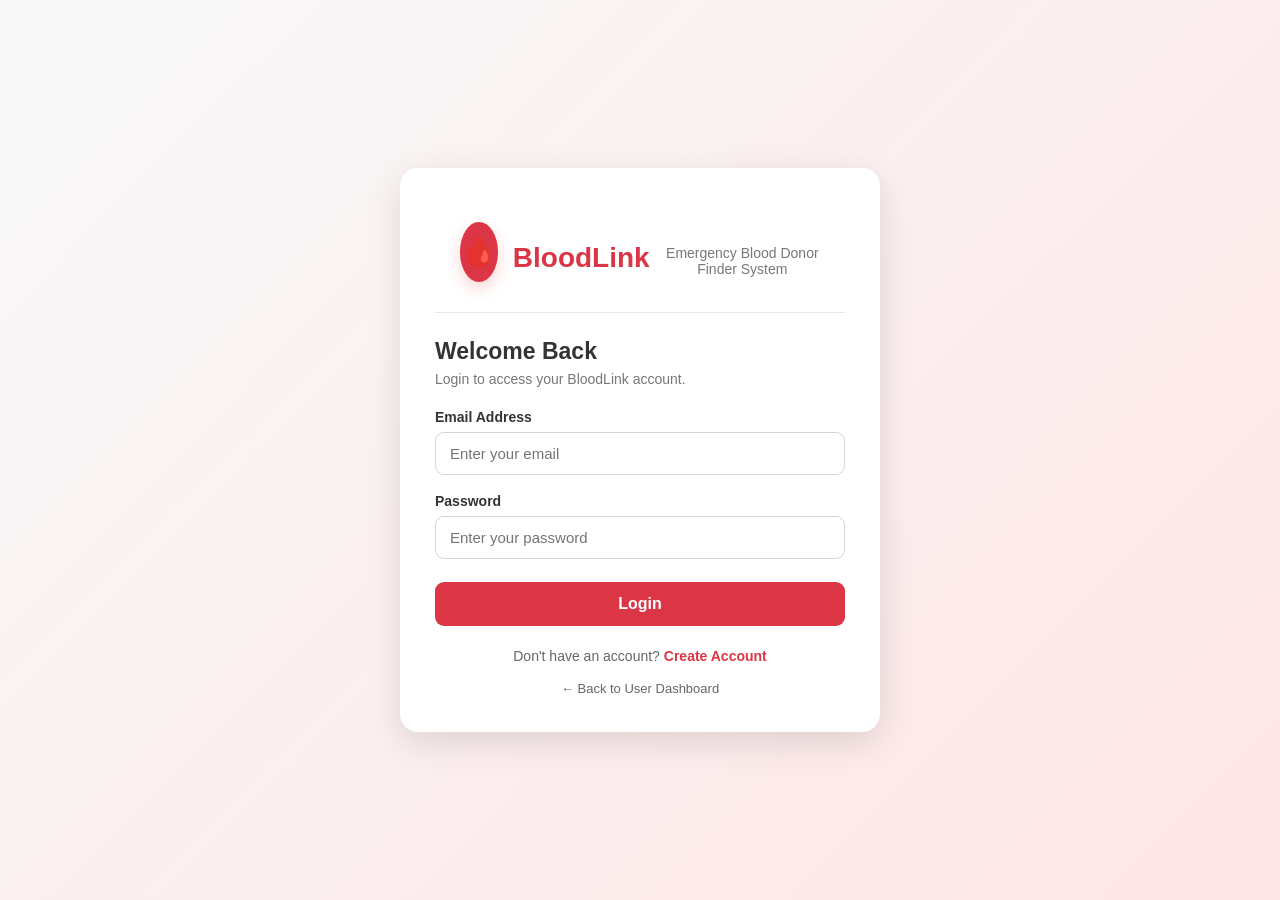
<file: User/pages/login.html>
<!DOCTYPE html>
<html lang="en">

<head>

    <meta charset="UTF-8">

    <meta
        name="viewport"
        content="width=device-width, initial-scale=1.0"
    >

    <title>BloodLink - Login</title>

    <link
        rel="stylesheet"
        href="../css/user.css"
    >

    <style>

        * {
            box-sizing: border-box;
        }


        body {

            margin: 0;

            min-height: 100vh;

            font-family:
                Arial,
                Helvetica,
                sans-serif;

            background:
                linear-gradient(
                    135deg,
                    #f8f9fa,
                    #ffe5e5
                );

            display: flex;

            align-items: center;

            justify-content: center;

            padding: 30px 15px;
        }


        /* =========================================
           MAIN CONTAINER
        ========================================= */

        .login-container {

            width: 100%;

            max-width: 480px;
        }


        /* =========================================
           LOGIN CARD
        ========================================= */

        .login-card {

            background: #ffffff;

            border-radius: 18px;

            padding: 35px;

            box-shadow:
                0 10px 35px
                rgba(0, 0, 0, 0.12);
        }


        /* =========================================
           BRAND
        ========================================= */

        .brand {

            text-align: center;

            margin-bottom: 25px;
        }


        .brand-icon {

            width: 60px;

            height: 60px;

            margin:
                0 auto 12px;

            border-radius: 50%;

            background: #dc3545;

            color: white;

            display: flex;

            align-items: center;

            justify-content: center;

            font-size: 30px;
        }


        .brand h1 {

            margin: 0;

            color: #dc3545;

            font-size: 28px;
        }


        .brand p {

            margin:
                7px 0 0;

            color: #777;

            font-size: 14px;
        }


        /* =========================================
           FORM TITLE
        ========================================= */

        .form-title {

            margin-bottom: 22px;
        }


        .form-title h2 {

            margin: 0;

            color: #333;

            font-size: 23px;
        }


        .form-title p {

            margin:
                6px 0 0;

            color: #777;

            font-size: 14px;
        }


        /* =========================================
           FORM GROUP
        ========================================= */

        .form-group {

            margin-bottom: 18px;
        }


        .form-group label {

            display: block;

            margin-bottom: 7px;

            font-size: 14px;

            font-weight: 600;

            color: #333;
        }


        .form-group input {

            width: 100%;

            padding:
                12px 14px;

            border:
                1px solid #d5d5d5;

            border-radius: 9px;

            outline: none;

            font-size: 15px;

            transition: 0.2s;
        }


        .form-group input:focus {

            border-color: #dc3545;

            box-shadow:
                0 0 0 3px
                rgba(220, 53, 69, 0.1);
        }


        /* =========================================
           LOGIN BUTTON
        ========================================= */

        .login-btn {

            width: 100%;

            padding: 13px;

            border: none;

            border-radius: 9px;

            background: #dc3545;

            color: white;

            font-size: 16px;

            font-weight: 600;

            cursor: pointer;

            transition: 0.2s;

            margin-top: 5px;
        }


        .login-btn:hover {

            background: #c82333;
        }


        .login-btn:disabled {

            background: #999;

            cursor: not-allowed;
        }


        /* =========================================
           MESSAGE
        ========================================= */

        .message {

            display: none;

            padding:
                11px 13px;

            border-radius: 8px;

            margin-bottom: 17px;

            font-size: 14px;
        }


        .message.error {

            display: block;

            background: #fde8e8;

            color: #b42318;

            border:
                1px solid #f5c2c7;
        }


        .message.success {

            display: block;

            background: #e8f7ee;

            color: #146c43;

            border:
                1px solid #badbcc;
        }


        /* =========================================
           REGISTER LINK
        ========================================= */

        .register-link {

            text-align: center;

            margin-top: 22px;

            font-size: 14px;

            color: #666;
        }


        .register-link a {

            color: #dc3545;

            text-decoration: none;

            font-weight: 600;
        }


        .register-link a:hover {

            text-decoration: underline;
        }


        /* =========================================
           BACK LINK
        ========================================= */

        .back-link {

            text-align: center;

            margin-top: 15px;
        }


        .back-link a {

            color: #666;

            text-decoration: none;

            font-size: 13px;
        }


        .back-link a:hover {

            color: #dc3545;
        }


        /* =========================================
           MOBILE
        ========================================= */

        @media (max-width: 500px) {

            .login-card {

                padding:
                    25px 20px;
            }


            .brand h1 {

                font-size: 24px;
            }

        }

    </style>

</head>


<body>


    <div class="login-container">


        <div class="login-card">


            <!-- =====================================
                 BRAND
            ====================================== -->

            <div class="brand">

                <div class="brand-icon">
                    🩸
                </div>

                <h1>
                    BloodLink
                </h1>

                <p>
                    Emergency Blood Donor Finder System
                </p>

            </div>


            <!-- =====================================
                 FORM TITLE
            ====================================== -->

            <div class="form-title">

                <h2>
                    Welcome Back
                </h2>

                <p>
                    Login to access your BloodLink account.
                </p>

            </div>


            <!-- =====================================
                 MESSAGE
            ====================================== -->

            <div
                id="message"
                class="message">
            </div>


            <!-- =====================================
                 LOGIN FORM
            ====================================== -->

            <form id="loginForm">


                <!-- EMAIL -->

                <div class="form-group">

                    <label for="email">
                        Email Address
                    </label>

                    <input
                        type="email"
                        id="email"
                        name="email"
                        placeholder="Enter your email"
                        required
                        maxlength="100"
                    >

                </div>


                <!-- PASSWORD -->

                <div class="form-group">

                    <label for="password">
                        Password
                    </label>

                    <input
                        type="password"
                        id="password"
                        name="password"
                        placeholder="Enter your password"
                        required
                        maxlength="100"
                    >

                </div>


                <!-- LOGIN BUTTON -->

                <button
                    type="submit"
                    class="login-btn"
                    id="loginBtn"
                >
                    Login
                </button>


            </form>


            <!-- =====================================
                 REGISTER LINK
            ====================================== -->

            <div class="register-link">

                Don't have an account?

                <a href="signup.html">
                    Create Account
                </a>

            </div>


            <!-- =====================================
                 BACK LINK
            ====================================== -->

            <div class="back-link">

                <a href="user-dashboard.html">
                    ← Back to User Dashboard
                </a>

            </div>


        </div>

    </div>


    <!-- =========================================
         LOGIN JAVASCRIPT
    ========================================== -->

    <script>

        const loginForm =
            document.getElementById("loginForm");


        const message =
            document.getElementById("message");


        const loginBtn =
            document.getElementById("loginBtn");


        loginForm.addEventListener(
            "submit",
            async function(event) {

                event.preventDefault();


                /* =================================
                   GET FORM VALUES
                ================================= */

                const email =
                    document
                        .getElementById("email")
                        .value
                        .trim();


                const password =
                    document
                        .getElementById("password")
                        .value;


                /* =================================
                   CLEAR MESSAGE
                ================================= */

                message.className =
                    "message";

                message.textContent =
                    "";


                /* =================================
                   BASIC VALIDATION
                ================================= */

                if (!email) {

                    message.className =
                        "message error";

                    message.textContent =
                        "Email is required.";

                    return;
                }


                if (!password) {

                    message.className =
                        "message error";

                    message.textContent =
                        "Password is required.";

                    return;
                }


                /* =================================
                   DISABLE BUTTON
                ================================= */

                loginBtn.disabled =
                    true;

                loginBtn.textContent =
                    "Logging in...";


                try {

                    const response =
                        await fetch(
                            "http://127.0.0.1:5000/api/login",
                            {
                                method: "POST",

                                headers: {
                                    "Content-Type":
                                        "application/json"
                                },

                                body:
                                    JSON.stringify({

                                        Email: email,

                                        Password: password

                                    })
                            }
                        );


                    const data =
                        await response.json();


                    /* =================================
                       SUCCESSFUL LOGIN
                    ================================= */

                    if (response.ok) {

                        message.className =
                            "message success";

                        message.textContent =
                            "Login successful!";


                        /* =================================
                           SAVE LOGGED-IN USER INFORMATION
                        ================================= */

                        localStorage.setItem(
                            "bloodLinkUser",
                            JSON.stringify({

                                User_ID:
                                    data.User_ID,

                                Name:
                                    data.Name,

                                Email:
                                    data.Email,

                                Phone:
                                    data.Phone,

                                Role:
                                    data.Role

                            })
                        );


                        console.log(
                            "Logged-in user saved:",
                            {
                                User_ID:
                                    data.User_ID,

                                Name:
                                    data.Name,

                                Email:
                                    data.Email,

                                Phone:
                                    data.Phone,

                                Role:
                                    data.Role
                            }
                        );


                        /* =================================
                           ROLE-BASED REDIRECT
                        ================================= */

                        setTimeout(
                            function() {

                                if (
                                    data.Role ===
                                    "ADMIN"
                                ) {

                                    window.location.href =
                                        "../../dashboard.html";

                                }

                                else {

                                    window.location.href =
                                        "user-dashboard.html";

                                }

                            },
                            1000
                        );

                    }


                    /* =================================
                       LOGIN FAILED
                    ================================= */

                    else {

                        message.className =
                            "message error";

                        message.textContent =
                            data.message ||
                            "Invalid email or password.";

                        loginBtn.disabled =
                            false;

                        loginBtn.textContent =
                            "Login";
                    }

                }


                /* =================================
                   SERVER CONNECTION ERROR
                ================================= */

                catch (error) {

                    console.error(
                        "Login error:",
                        error
                    );

                    message.className =
                        "message error";

                    message.textContent =
                        "Unable to connect to the server. Make sure Flask is running.";

                    loginBtn.disabled =
                        false;

                    loginBtn.textContent =
                        "Login";
                }

            }
        );

    </script>


</body>

</html>
</file>
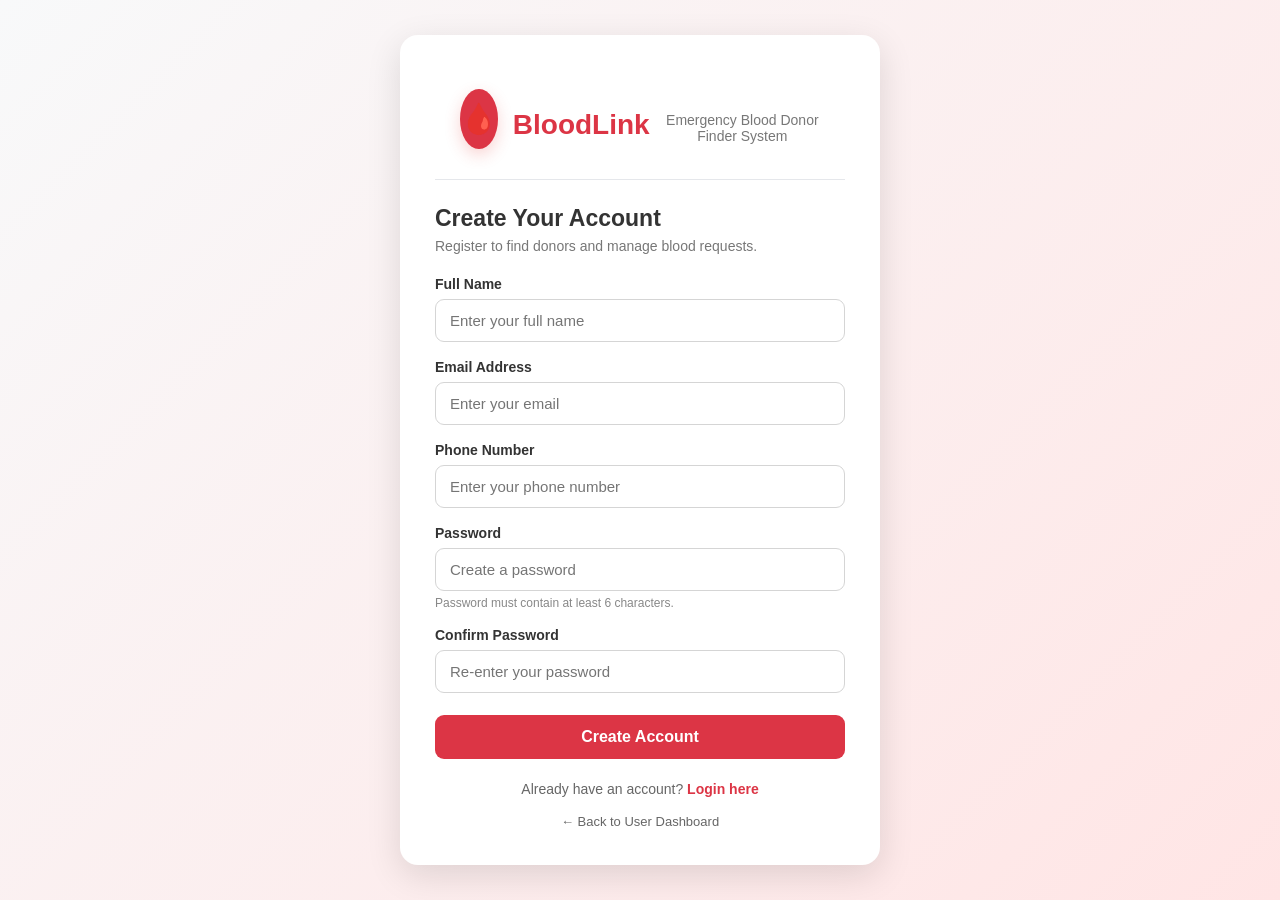
<file: User/pages/signup.html>
<!DOCTYPE html>
<html lang="en">

<head>

    <meta charset="UTF-8">

    <meta name="viewport" content="width=device-width, initial-scale=1.0">

    <title>BloodLink - Create Account</title>

    <link rel="stylesheet" href="../css/user.css">

    <style>

        * {
            box-sizing: border-box;
        }

        body {
            margin: 0;
            min-height: 100vh;
            font-family: Arial, Helvetica, sans-serif;
            background: linear-gradient(
                135deg,
                #f8f9fa,
                #ffe5e5
            );

            display: flex;
            align-items: center;
            justify-content: center;

            padding: 30px 15px;
        }


        /* =========================================
           MAIN CONTAINER
        ========================================= */

        .register-container {
            width: 100%;
            max-width: 480px;
        }


        /* =========================================
           REGISTER CARD
        ========================================= */

        .register-card {
            background: #ffffff;

            border-radius: 18px;

            padding: 35px;

            box-shadow:
                0 10px 35px rgba(0, 0, 0, 0.12);
        }


        /* =========================================
           BRAND
        ========================================= */

        .brand {
            text-align: center;

            margin-bottom: 25px;
        }


        .brand-icon {
            width: 60px;
            height: 60px;

            margin: 0 auto 12px;

            border-radius: 50%;

            background: #dc3545;

            color: white;

            display: flex;

            align-items: center;

            justify-content: center;

            font-size: 30px;
        }


        .brand h1 {
            margin: 0;

            color: #dc3545;

            font-size: 28px;
        }


        .brand p {
            margin: 7px 0 0;

            color: #777;

            font-size: 14px;
        }


        /* =========================================
           FORM TITLE
        ========================================= */

        .form-title {
            margin-bottom: 22px;
        }


        .form-title h2 {
            margin: 0;

            color: #333;

            font-size: 23px;
        }


        .form-title p {
            margin: 6px 0 0;

            color: #777;

            font-size: 14px;
        }


        /* =========================================
           FORM GROUP
        ========================================= */

        .form-group {
            margin-bottom: 17px;
        }


        .form-group label {
            display: block;

            margin-bottom: 7px;

            font-size: 14px;

            font-weight: 600;

            color: #333;
        }


        .form-group input {
            width: 100%;

            padding: 12px 14px;

            border: 1px solid #d5d5d5;

            border-radius: 9px;

            outline: none;

            font-size: 15px;

            transition: 0.2s;
        }


        .form-group input:focus {
            border-color: #dc3545;

            box-shadow:
                0 0 0 3px
                rgba(220, 53, 69, 0.1);
        }


        /* =========================================
           PASSWORD NOTE
        ========================================= */

        .password-note {
            margin-top: 5px;

            font-size: 12px;

            color: #888;
        }


        /* =========================================
           REGISTER BUTTON
        ========================================= */

        .register-btn {
            width: 100%;

            padding: 13px;

            border: none;

            border-radius: 9px;

            background: #dc3545;

            color: white;

            font-size: 16px;

            font-weight: 600;

            cursor: pointer;

            transition: 0.2s;

            margin-top: 5px;
        }


        .register-btn:hover {
            background: #c82333;
        }


        .register-btn:disabled {
            background: #999;

            cursor: not-allowed;
        }


        /* =========================================
           MESSAGE
        ========================================= */

        .message {
            display: none;

            padding: 11px 13px;

            border-radius: 8px;

            margin-bottom: 17px;

            font-size: 14px;
        }


        .message.error {
            display: block;

            background: #fde8e8;

            color: #b42318;

            border: 1px solid #f5c2c7;
        }


        .message.success {
            display: block;

            background: #e8f7ee;

            color: #146c43;

            border: 1px solid #badbcc;
        }


        /* =========================================
           LOGIN LINK
        ========================================= */

        .login-link {
            text-align: center;

            margin-top: 22px;

            font-size: 14px;

            color: #666;
        }


        .login-link a {
            color: #dc3545;

            text-decoration: none;

            font-weight: 600;
        }


        .login-link a:hover {
            text-decoration: underline;
        }


        /* =========================================
           BACK LINK
        ========================================= */

        .back-link {
            text-align: center;

            margin-top: 15px;
        }


        .back-link a {
            color: #666;

            text-decoration: none;

            font-size: 13px;
        }


        .back-link a:hover {
            color: #dc3545;
        }


        /* =========================================
           MOBILE
        ========================================= */

        @media (max-width: 500px) {

            .register-card {
                padding: 25px 20px;
            }

            .brand h1 {
                font-size: 24px;
            }

        }

    </style>

</head>


<body>


    <div class="register-container">


        <div class="register-card">


            <!-- =====================================
                 BRAND
            ====================================== -->

            <div class="brand">

                <div class="brand-icon">
                    🩸
                </div>

                <h1>
                    BloodLink
                </h1>

                <p>
                    Emergency Blood Donor Finder System
                </p>

            </div>


            <!-- =====================================
                 FORM TITLE
            ====================================== -->

            <div class="form-title">

                <h2>
                    Create Your Account
                </h2>

                <p>
                    Register to find donors and manage blood requests.
                </p>

            </div>


            <!-- =====================================
                 MESSAGE
            ====================================== -->

            <div
                id="message"
                class="message">
            </div>


            <!-- =====================================
                 REGISTRATION FORM
            ====================================== -->

            <form id="registerForm">


                <!-- FULL NAME -->

                <div class="form-group">

                    <label for="name">
                        Full Name
                    </label>

                    <input
                        type="text"
                        id="name"
                        name="name"
                        placeholder="Enter your full name"
                        required
                        minlength="2"
                        maxlength="100"
                    >

                </div>


                <!-- EMAIL -->

                <div class="form-group">

                    <label for="email">
                        Email Address
                    </label>

                    <input
                        type="email"
                        id="email"
                        name="email"
                        placeholder="Enter your email"
                        required
                        maxlength="100"
                    >

                </div>


                <!-- PHONE -->

                <div class="form-group">

                    <label for="phone">
                        Phone Number
                    </label>

                    <input
                        type="tel"
                        id="phone"
                        name="phone"
                        placeholder="Enter your phone number"
                        maxlength="15"
                    >

                </div>


                <!-- PASSWORD -->

                <div class="form-group">

                    <label for="password">
                        Password
                    </label>

                    <input
                        type="password"
                        id="password"
                        name="password"
                        placeholder="Create a password"
                        required
                        minlength="6"
                        maxlength="100"
                    >

                    <div class="password-note">
                        Password must contain at least 6 characters.
                    </div>

                </div>


                <!-- CONFIRM PASSWORD -->

                <div class="form-group">

                    <label for="confirmPassword">
                        Confirm Password
                    </label>

                    <input
                        type="password"
                        id="confirmPassword"
                        name="confirmPassword"
                        placeholder="Re-enter your password"
                        required
                    >

                </div>


                <!-- REGISTER BUTTON -->

                <button
                    type="submit"
                    class="register-btn"
                    id="registerBtn"
                >
                    Create Account
                </button>


            </form>


            <!-- =====================================
                 LOGIN LINK
            ====================================== -->

            <div class="login-link">

                Already have an account?

                <a href="login.html">
                    Login here
                </a>

            </div>


            <!-- =====================================
                 BACK LINK
            ====================================== -->

            <div class="back-link">

                <a href="user-dashboard.html">
                    ← Back to User Dashboard
                </a>

            </div>


        </div>

    </div>


    <!-- =========================================
         REGISTRATION JAVASCRIPT
    ========================================== -->

    <script>

        const registerForm =
            document.getElementById("registerForm");

        const message =
            document.getElementById("message");

        const registerBtn =
            document.getElementById("registerBtn");


        registerForm.addEventListener(
            "submit",
            async function(event) {

                event.preventDefault();


                /* =================================
                   GET FORM VALUES
                ================================= */

                const name =
                    document
                        .getElementById("name")
                        .value
                        .trim();

                const email =
                    document
                        .getElementById("email")
                        .value
                        .trim();

                const phone =
                    document
                        .getElementById("phone")
                        .value
                        .trim();

                const password =
                    document
                        .getElementById("password")
                        .value;

                const confirmPassword =
                    document
                        .getElementById("confirmPassword")
                        .value;


                /* =================================
                   CLEAR OLD MESSAGE
                ================================= */

                message.className = "message";

                message.textContent = "";


                /* =================================
                   NAME VALIDATION
                ================================= */

                if (name.length < 2) {

                    message.className =
                        "message error";

                    message.textContent =
                        "Please enter a valid name.";

                    return;
                }


                /* =================================
                   EMAIL VALIDATION
                ================================= */

                if (!email.includes("@")) {

                    message.className =
                        "message error";

                    message.textContent =
                        "Please enter a valid email address.";

                    return;
                }


                /* =================================
                   PHONE VALIDATION
                ================================= */

                if (
                    phone.length > 0 &&
                    !/^[0-9+\-\s()]+$/.test(phone)
                ) {

                    message.className =
                        "message error";

                    message.textContent =
                        "Please enter a valid phone number.";

                    return;
                }


                /* =================================
                   PASSWORD VALIDATION
                ================================= */

                if (password.length < 6) {

                    message.className =
                        "message error";

                    message.textContent =
                        "Password must contain at least 6 characters.";

                    return;
                }


                /* =================================
                   CONFIRM PASSWORD
                ================================= */

                if (password !== confirmPassword) {

                    message.className =
                        "message error";

                    message.textContent =
                        "Passwords do not match.";

                    return;
                }


                /* =================================
                   DISABLE BUTTON
                ================================= */

                registerBtn.disabled = true;

                registerBtn.textContent =
                    "Creating Account...";


                try {


                    /* =============================
                       SEND DATA TO FLASK
                    ============================== */

                    const response =
                        await fetch(
                            "http://127.0.0.1:5000/api/register",
                            {
                                method: "POST",

                                headers: {
                                    "Content-Type":
                                        "application/json"
                                },

                                body:
                                    JSON.stringify({

                                        Name: name,

                                        Email: email,

                                        Phone: phone,

                                        Password: password

                                    })
                            }
                        );


                    /* =============================
                       READ RESPONSE
                    ============================== */

                    const data =
                        await response.json();


                    /* =============================
                       SUCCESS
                    ============================== */

                    if (response.ok) {

                        message.className =
                            "message success";

                        message.textContent =
                            "Account created successfully! You can now login.";


                        registerForm.reset();


                        registerBtn.textContent =
                            "Account Created";


                        /*
                         * Login page will be created
                         * in the next step.
                         */

                        setTimeout(
                            function() {

                                window.location.href =
                                    "login.html";

                            },
                            2000
                        );

                    }


                    /* =============================
                       BACKEND ERROR
                    ============================== */

                    else {

                        message.className =
                            "message error";

                        message.textContent =
                            data.message ||
                            "Registration failed.";


                        registerBtn.disabled =
                            false;

                        registerBtn.textContent =
                            "Create Account";
                    }


                }

                catch (error) {

                    console.error(
                        "Registration error:",
                        error
                    );


                    message.className =
                        "message error";


                    message.textContent =
                        "Unable to connect to the server. Make sure Flask is running.";


                    registerBtn.disabled =
                        false;


                    registerBtn.textContent =
                        "Create Account";
                }

            }
        );

    </script>


</body>

</html>
</file>
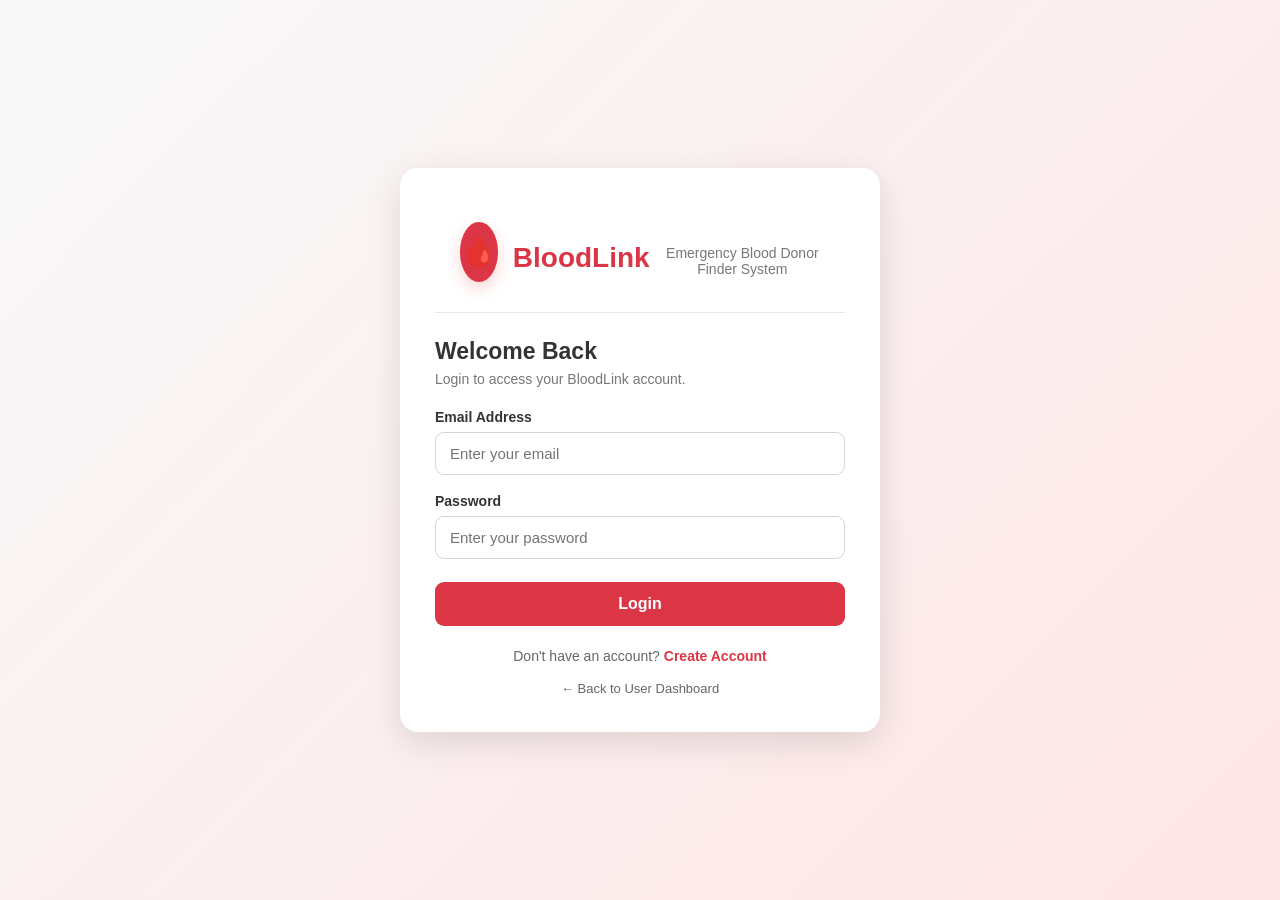
<file: User/pages/user-dashboard.html>
<!DOCTYPE html>
<html lang="en">

<head>

    <meta charset="UTF-8">

    <meta
        name="viewport"
        content="width=device-width, initial-scale=1.0"
    >

    <title>User Dashboard | BloodLink</title>

    <!-- Font Awesome -->
    <link
        rel="stylesheet"
        href="https://cdnjs.cloudflare.com/ajax/libs/font-awesome/6.5.2/css/all.min.css"
    >

    <!-- User Dashboard CSS -->
    <link
        rel="stylesheet"
        href="../css/user.css"
    >

</head>


<body>

    <!-- =====================================================
         USER DASHBOARD
         BloodLink - Emergency Blood Donor Finder System
         ===================================================== -->


    <!-- =====================================================
         SIDEBAR
         ===================================================== -->

    <aside class="sidebar" id="sidebar">

        <!-- Brand -->

        <div class="brand">

            <div class="brand-icon">
                <i class="fa-solid fa-droplet"></i>
            </div>

            <div class="brand-text">

                <h2>BloodLink</h2>

                <span>
                    Blood Donor System
                </span>

            </div>

        </div>


        <!-- Navigation -->

        <nav class="sidebar-nav">


            <!-- Main -->

            <div class="nav-section-title">
                MAIN
            </div>


            <a
                href="user-dashboard.html"
                class="nav-item active"
            >

                <i class="fa-solid fa-chart-line"></i>

                <span>
                    Dashboard
                </span>

            </a>


            <a
                href="#find-donor"
                class="nav-item"
            >

                <i class="fa-solid fa-magnifying-glass"></i>

                <span>
                    Find Donor
                </span>

            </a>


            <a
                href="#request-blood"
                class="nav-item"
            >

                <i class="fa-solid fa-hand-holding-droplet"></i>

                <span>
                    Request Blood
                </span>

            </a>


            <!-- My Activity -->

            <div class="nav-section-title">
                MY ACTIVITY
            </div>


            <a
                href="#my-requests"
                class="nav-item"
            >

                <i class="fa-solid fa-file-medical"></i>

                <span>
                    My Requests
                </span>

            </a>


            <a
                href="#my-donations"
                class="nav-item"
            >

                <i class="fa-solid fa-heart-pulse"></i>

                <span>
                    My Donations
                </span>

            </a>


            <!-- Account -->

            <div class="nav-section-title">
                ACCOUNT
            </div>


            <a
                href="#profile"
                class="nav-item"
            >

                <i class="fa-solid fa-user"></i>

                <span>
                    My Profile
                </span>

            </a>


            <a
                href="#logout"
                class="nav-item logout-link"
                id="logoutButton"
            >

                <i class="fa-solid fa-right-from-bracket"></i>

                <span>
                    Logout
                </span>

            </a>

        </nav>


        <!-- System Status -->

        <div class="system-status">

            <div class="status-dot"></div>

            <div>

                <strong>
                    System Online
                </strong>

                <span>
                    BloodLink is running
                </span>

            </div>

        </div>

    </aside>



    <!-- =====================================================
         MAIN CONTENT
         ===================================================== -->

    <main class="main-content">


        <!-- =================================================
             TOP BAR
             ================================================= -->

        <header class="topbar">


            <button
                class="menu-button"
                id="menuButton"
                type="button"
                aria-label="Open menu"
            >

                <i class="fa-solid fa-bars"></i>

            </button>


            <div class="topbar-title">

                <span>
                    USER PORTAL
                </span>

                <h1>
                    User Dashboard
                </h1>

            </div>


            <div class="topbar-actions">


                <!-- Notification -->

                <button
                    class="notification-btn"
                    id="notificationButton"
                    type="button"
                    title="Notifications"
                >

                    <i class="fa-regular fa-bell"></i>

                    <span
                        class="notification-badge"
                        id="notificationBadge"
                    >
                        0
                    </span>

                </button>


                <!-- User Profile -->

                <button
                    class="user-profile"
                    id="userProfileButton"
                    type="button"
                >

                    <div class="profile-avatar">
                        <i class="fa-solid fa-user"></i>
                    </div>

                    <div class="profile-info">

                        <strong id="userName">
                            User
                        </strong>

                        <span>
                            BloodLink User
                        </span>

                    </div>

                    <i class="fa-solid fa-chevron-down profile-arrow"></i>

                </button>

            </div>

        </header>



        <!-- =================================================
             PAGE CONTENT
             ================================================= -->

        <section class="page-content">


            <!-- =================================================
                 WELCOME SECTION
                 ================================================= -->

            <section class="welcome-section">

                <div class="welcome-text">

                    <span class="section-label">

                        <i class="fa-solid fa-hand-wave"></i>

                        WELCOME BACK

                    </span>

                    <h2 id="welcomeMessage">
                        Welcome to BloodLink!
                    </h2>

                    <p>
                        Find blood donors, request blood,
                        manage your requests and help save lives.
                    </p>

                </div>


                <div class="welcome-icon">

                    <i class="fa-solid fa-heart-pulse"></i>

                </div>

            </section>



            <!-- =================================================
                 QUICK ACTIONS
                 ================================================= -->

            <section class="section-block">


                <div class="section-heading">

                    <div>

                        <span class="section-label">

                            <i class="fa-solid fa-bolt"></i>

                            QUICK ACTIONS

                        </span>

                        <h2>
                            What would you like to do?
                        </h2>

                    </div>

                </div>


                <div class="action-grid">


                    <!-- Find Donor -->

                    <button
                        class="action-card donor-action"
                        id="findDonorButton"
                        type="button"
                    >

                        <div class="action-icon">

                            <i class="fa-solid fa-magnifying-glass"></i>

                        </div>

                        <div class="action-content">

                            <h3>
                                Find a Donor
                            </h3>

                            <p>
                                Search for available blood donors
                                based on blood group and location.
                            </p>

                        </div>

                        <i class="fa-solid fa-arrow-right action-arrow"></i>

                    </button>



                    <!-- Request Blood -->

                    <button
                        class="action-card request-action"
                        id="requestBloodButton"
                        type="button"
                    >

                        <div class="action-icon">

                            <i class="fa-solid fa-hand-holding-droplet"></i>

                        </div>

                        <div class="action-content">

                            <h3>
                                Request Blood
                            </h3>

                            <p>
                                Create a blood request for yourself
                                or someone who needs help.
                            </p>

                        </div>

                        <i class="fa-solid fa-arrow-right action-arrow"></i>

                    </button>



                    <!-- Become Donor -->

                    <button
                        class="action-card donor-register-action"
                        id="becomeDonorButton"
                        type="button"
                    >

                        <div class="action-icon">

                            <i class="fa-solid fa-heart"></i>

                        </div>

                        <div class="action-content">

                            <h3>
                                Become a Donor
                            </h3>

                            <p>
                                Register yourself as a blood donor
                                and help someone in need.
                            </p>

                        </div>

                        <i class="fa-solid fa-arrow-right action-arrow"></i>

                    </button>

                </div>

            </section>



            <!-- =================================================
                 USER SUMMARY CARDS
                 ================================================= -->

            <section class="section-block">


                <div class="section-heading">

                    <div>

                        <span class="section-label">

                            <i class="fa-solid fa-chart-simple"></i>

                            MY ACTIVITY

                        </span>

                        <h2>
                            Your BloodLink Activity
                        </h2>

                    </div>

                </div>


                <div class="summary-grid">


                    <!-- Requests -->

                    <div class="summary-card">

                        <div class="summary-icon request-icon">

                            <i class="fa-solid fa-file-medical"></i>

                        </div>

                        <div class="summary-info">

                            <span>
                                My Requests
                            </span>

                            <strong id="myRequestsCount">
                                0
                            </strong>

                            <small>
                                Blood requests
                            </small>

                        </div>

                    </div>



                    <!-- Donations -->

                    <div class="summary-card">

                        <div class="summary-icon donation-icon">

                            <i class="fa-solid fa-heart-pulse"></i>

                        </div>

                        <div class="summary-info">

                            <span>
                                My Donations
                            </span>

                            <strong id="myDonationsCount">
                                0
                            </strong>

                            <small>
                                Donations made
                            </small>

                        </div>

                    </div>



                    <!-- Responses -->

                    <div class="summary-card">

                        <div class="summary-icon response-icon">

                            <i class="fa-solid fa-reply"></i>

                        </div>

                        <div class="summary-info">

                            <span>
                                Responses
                            </span>

                            <strong id="myResponsesCount">
                                0
                            </strong>

                            <small>
                                Donor responses
                            </small>

                        </div>

                    </div>



                    <!-- Donor Status -->

                    <div class="summary-card">

                        <div class="summary-icon status-icon">

                            <i class="fa-solid fa-user-check"></i>

                        </div>

                        <div class="summary-info">

                            <span>
                                Donor Status
                            </span>

                            <strong id="donorStatus">
                                Not Registered
                            </strong>

                            <small>
                                Your donor profile
                            </small>

                        </div>

                    </div>

                </div>

            </section>



            <!-- =================================================
                 BLOOD EMERGENCY SECTION
                 ================================================= -->

            <section class="emergency-card">


                <div class="emergency-icon">

                    <i class="fa-solid fa-droplet"></i>

                </div>


                <div class="emergency-content">

                    <span>
                        NEED BLOOD URGENTLY?
                    </span>

                    <h2>
                        Find a suitable blood donor
                    </h2>

                    <p>
                        Search available donors based on
                        blood group, location and availability.
                    </p>

                </div>


                <button
                    class="emergency-button"
                    id="emergencyFindButton"
                    type="button"
                >

                    Find Donor

                    <i class="fa-solid fa-arrow-right"></i>

                </button>

            </section>



            <!-- =================================================
                 RECENT REQUESTS
                 ================================================= -->

            <section class="section-block">


                <div class="section-heading with-action">

                    <div>

                        <span class="section-label">

                            <i class="fa-solid fa-clock-rotate-left"></i>

                            RECENT ACTIVITY

                        </span>

                        <h2>
                            Recent Requests
                        </h2>

                    </div>


                    <button
                        class="outline-button"
                        id="viewAllRequestsButton"
                        type="button"
                    >

                        View All

                        <i class="fa-solid fa-arrow-right"></i>

                    </button>

                </div>


                <div
                    class="requests-container"
                    id="recentRequests"
                >

                    <!-- Empty state -->

                    <div class="empty-state">

                        <div class="empty-icon">

                            <i class="fa-solid fa-file-medical"></i>

                        </div>

                        <h3>
                            No requests yet
                        </h3>

                        <p>
                            Your recent blood requests will appear here.
                        </p>

                        <button
                            class="primary-button"
                            id="createFirstRequestButton"
                            type="button"
                        >

                            <i class="fa-solid fa-plus"></i>

                            Request Blood

                        </button>

                    </div>

                </div>

            </section>



            <!-- =================================================
                 DONOR INFORMATION
                 ================================================= -->

            <section class="information-grid">


                <!-- How it works -->

                <div class="info-card">

                    <div class="info-card-header">

                        <div class="info-icon">

                            <i class="fa-solid fa-circle-info"></i>

                        </div>

                        <div>

                            <span>
                                HOW IT WORKS
                            </span>

                            <h3>
                                Need Blood?
                            </h3>

                        </div>

                    </div>


                    <div class="steps">


                        <div class="step">

                            <div class="step-number">
                                1
                            </div>

                            <div>

                                <strong>
                                    Search
                                </strong>

                                <p>
                                    Find donors matching your blood group.
                                </p>

                            </div>

                        </div>


                        <div class="step">

                            <div class="step-number">
                                2
                            </div>

                            <div>

                                <strong>
                                    Request
                                </strong>

                                <p>
                                    Submit a blood request.
                                </p>

                            </div>

                        </div>


                        <div class="step">

                            <div class="step-number">
                                3
                            </div>

                            <div>

                                <strong>
                                    Connect
                                </strong>

                                <p>
                                    Connect with suitable donors.
                                </p>

                            </div>

                        </div>

                    </div>

                </div>



                <!-- Become Donor -->

                <div class="info-card donor-info-card">

                    <div class="info-card-header">

                        <div class="info-icon">

                            <i class="fa-solid fa-heart"></i>

                        </div>

                        <div>

                            <span>
                                SAVE A LIFE
                            </span>

                            <h3>
                                Become a Donor
                            </h3>

                        </div>

                    </div>


                    <p class="info-description">

                        One blood donation can help people
                        in need. Register as a donor and
                        make a difference.

                    </p>


                    <button
                        class="primary-button full-width"
                        id="registerDonorButton"
                        type="button"
                    >

                        <i class="fa-solid fa-heart"></i>

                        Register as Donor

                    </button>

                </div>

            </section>



            <!-- =================================================
                 FOOTER
                 ================================================= -->

            <footer class="user-footer">

                <div>

                    <strong>
                        BloodLink
                    </strong>

                    <span>
                        Emergency Blood Donor Finder System
                    </span>

                </div>


                <span>
                    © 2026 BloodLink
                </span>

            </footer>


        </section>

    </main>



    <!-- =====================================================
         PROFILE DROPDOWN
         ===================================================== -->

    <div
        class="profile-menu"
        id="profileMenu"
    >

        <div class="profile-menu-header">

            <div class="profile-avatar large">

                <i class="fa-solid fa-user"></i>

            </div>

            <div>

                <strong id="profileMenuName">
                    User
                </strong>

                <span id="profileMenuEmail">
                    user@bloodlink.com
                </span>

            </div>

        </div>


        <div class="profile-menu-divider"></div>


        <button
            type="button"
            id="profileMenuProfile"
        >

            <i class="fa-solid fa-user"></i>

            My Profile

        </button>


        <button
            type="button"
            id="profileMenuLogout"
        >

            <i class="fa-solid fa-right-from-bracket"></i>

            Logout

        </button>

    </div>



    <!-- =====================================================
         NOTIFICATION PANEL
         ===================================================== -->

    <div
        class="notification-panel"
        id="notificationPanel"
    >

        <div class="notification-header">

            <strong>
                Notifications
            </strong>

            <button
                type="button"
                id="closeNotifications"
            >

                <i class="fa-solid fa-xmark"></i>

            </button>

        </div>


        <div
            class="notification-content"
            id="notificationContent"
        >

            <div class="notification-empty">

                <i class="fa-regular fa-bell"></i>

                <p>
                    No new notifications
                </p>

            </div>

        </div>

    </div>



    <!-- =====================================================
         USER DASHBOARD JAVASCRIPT
         ===================================================== -->

    <script src="../js/user-dashboard.js"></script>

</body>

</html>
</file>
<file: css/style.css>
/* =========================================================
   BLOODLINK - MAIN WEBSITE STYLES
   Emergency Blood Donor Finder System
   ========================================================= */


/* =========================================================
   1. GLOBAL SETTINGS
   ========================================================= */

* {
    margin: 0;
    padding: 0;
    box-sizing: border-box;
}

html {
    scroll-behavior: smooth;
}

body {
    font-family: "Inter", sans-serif;
    background: #ffffff;
    color: #1f2937;
    line-height: 1.6;
}

a {
    text-decoration: none;
    color: inherit;
}

button,
input,
select,
textarea {
    font-family: inherit;
}

img {
    max-width: 100%;
    display: block;
}


/* =========================================================
   2. COLOR VARIABLES
   ========================================================= */

:root {
    --primary: #d62839;
    --primary-dark: #b71c2b;
    --primary-light: #fff0f2;

    --dark: #171717;
    --dark-light: #343434;

    --text: #4b5563;
    --text-light: #6b7280;

    --white: #ffffff;
    --background: #f8f9fb;
    --border: #e5e7eb;

    --success: #16a34a;

    --shadow-sm: 0 4px 15px rgba(0, 0, 0, 0.05);

    --shadow-md: 0 10px 30px rgba(0, 0, 0, 0.08);

    --shadow-lg: 0 20px 50px rgba(0, 0, 0, 0.12);

    --radius-sm: 8px;
    --radius-md: 14px;
    --radius-lg: 22px;
}


/* =========================================================
   3. NAVBAR
   ========================================================= */

.navbar {
    width: 100%;
    height: 78px;

    display: flex;
    align-items: center;
    justify-content: space-between;

    padding: 0 7%;

    background: rgba(255, 255, 255, 0.97);

    border-bottom: 1px solid var(--border);

    position: sticky;
    top: 0;
    z-index: 1000;

    backdrop-filter: blur(10px);
}


/* Logo */

.logo {
    display: flex;
    align-items: center;
    gap: 10px;

    font-size: 23px;
    font-weight: 800;

    color: var(--dark);
}

.logo-icon {
    width: 40px;
    height: 40px;

    display: flex;
    align-items: center;
    justify-content: center;

    background: var(--primary);
    color: white;

    border-radius: 12px;

    transform: rotate(-3deg);

    box-shadow: 0 6px 15px rgba(214, 40, 57, 0.25);
}

.logo-icon i {
    font-size: 20px;
}

.logo-text span {
    color: var(--primary);
}


/* Navigation */

.nav-links {
    display: flex;
    align-items: center;
    gap: 32px;
}

.nav-links a {
    font-size: 14px;
    font-weight: 600;
    color: var(--text);

    transition: 0.3s ease;
}

.nav-links a:hover {
    color: var(--primary);
}


/* Navigation buttons */

.nav-buttons {
    display: flex;
    align-items: center;
    gap: 12px;
}


/* =========================================================
   4. BUTTONS
   ========================================================= */

.btn {
    display: inline-flex;

    align-items: center;
    justify-content: center;

    gap: 8px;

    padding: 11px 20px;

    border-radius: 9px;

    font-size: 14px;
    font-weight: 600;

    cursor: pointer;

    transition: all 0.3s ease;
}

.btn-primary {
    background: var(--primary);
    color: var(--white);

    box-shadow: 0 6px 15px rgba(214, 40, 57, 0.18);
}

.btn-primary:hover {
    background: var(--primary-dark);

    transform: translateY(-2px);

    box-shadow: 0 10px 20px rgba(214, 40, 57, 0.25);
}

.btn-outline {
    border: 1px solid var(--border);
    color: var(--dark);
    background: var(--white);
}

.btn-outline:hover {
    border-color: var(--primary);
    color: var(--primary);
}

.btn-light {
    background: var(--white);
    color: var(--dark);

    border: 1px solid var(--border);
}

.btn-light:hover {
    border-color: var(--primary);
    color: var(--primary);

    transform: translateY(-2px);
}

.btn-white {
    background: var(--white);
    color: var(--primary);
}

.btn-white:hover {
    transform: translateY(-2px);

    box-shadow: var(--shadow-md);
}

.btn-large {
    padding: 14px 24px;
    font-size: 15px;
}


/* =========================================================
   5. HERO SECTION
   ========================================================= */

.hero {
    min-height: 650px;

    display: grid;

    grid-template-columns: 1.05fr 0.95fr;

    align-items: center;

    gap: 50px;

    padding: 80px 8% 90px;

    background:
        radial-gradient(
            circle at 90% 10%,
            rgba(214, 40, 57, 0.08),
            transparent 35%
        ),
        linear-gradient(
            135deg,
            #ffffff 0%,
            #fff8f9 100%
        );
}


/* Hero content */

.hero-content {
    max-width: 650px;
}

.hero-badge {
    display: inline-flex;

    align-items: center;

    gap: 8px;

    padding: 8px 13px;

    background: var(--primary-light);

    color: var(--primary);

    border-radius: 50px;

    font-size: 12px;

    font-weight: 700;

    margin-bottom: 22px;
}

.hero-badge i {
    font-size: 13px;
}


/* Hero heading */

.hero h1 {
    font-size: clamp(45px, 5vw, 70px);

    line-height: 1.05;

    letter-spacing: -2px;

    color: var(--dark);

    margin-bottom: 24px;

    font-weight: 800;
}

.hero h1 span {
    display: block;

    color: var(--primary);
}


/* Hero paragraph */

.hero-content > p {
    max-width: 570px;

    color: var(--text);

    font-size: 17px;

    line-height: 1.8;

    margin-bottom: 30px;
}


/* Hero buttons */

.hero-buttons {
    display: flex;

    align-items: center;

    gap: 13px;

    margin-bottom: 32px;
}


/* Trust */

.hero-trust {
    display: flex;

    align-items: center;

    gap: 25px;

    flex-wrap: wrap;
}

.trust-item {
    display: flex;

    align-items: center;

    gap: 8px;

    color: var(--text-light);

    font-size: 12px;

    font-weight: 600;
}

.trust-item i {
    color: var(--primary);

    font-size: 15px;
}


/* =========================================================
   6. HERO VISUAL
   ========================================================= */

.hero-visual {
    min-height: 500px;

    position: relative;

    display: flex;

    align-items: center;

    justify-content: center;
}


/* Main blood card */

.blood-card {
    width: 380px;

    background: var(--white);

    border-radius: 25px;

    padding: 30px;

    box-shadow: var(--shadow-lg);

    position: relative;

    z-index: 3;

    border: 1px solid rgba(214, 40, 57, 0.08);
}


/* Card top */

.blood-card-top {
    display: flex;

    align-items: center;

    justify-content: space-between;

    margin-bottom: 20px;
}

.small-label {
    display: block;

    color: var(--text-light);

    font-size: 11px;

    text-transform: uppercase;

    letter-spacing: 1px;

    font-weight: 700;

    margin-bottom: 3px;
}

.blood-card h3 {
    color: var(--dark);

    font-size: 21px;
}


/* Emergency icon */

.emergency-icon {
    width: 46px;
    height: 46px;

    border-radius: 14px;

    display: flex;

    align-items: center;
    justify-content: center;

    background: var(--primary-light);

    color: var(--primary);
}

.emergency-icon i {
    font-size: 20px;
}


/* Blood group */

.blood-group-display {
    height: 160px;

    display: flex;

    align-items: center;
    justify-content: center;

    border-radius: 20px;

    background:
        radial-gradient(
            circle,
            rgba(214, 40, 57, 0.15),
            rgba(214, 40, 57, 0.03)
        );

    color: var(--primary);

    font-size: 72px;

    font-weight: 800;

    margin-bottom: 22px;
}


/* Blood information */

.blood-info {
    display: grid;

    grid-template-columns: 1fr 1fr;

    gap: 15px;

    margin-bottom: 18px;
}

.blood-info div {
    background: #f8f9fb;

    border-radius: 12px;

    padding: 13px;
}

.blood-info span {
    display: block;

    color: var(--text-light);

    font-size: 11px;

    margin-bottom: 3px;
}

.blood-info strong {
    font-size: 14px;

    color: var(--dark);
}

.status-active {
    color: var(--success) !important;
}


/* Location */

.location-row {
    display: flex;

    align-items: center;

    gap: 8px;

    color: var(--text-light);

    font-size: 13px;

    margin-bottom: 20px;
}

.location-row i {
    color: var(--primary);
}


/* Card button */

.card-action {
    width: 100%;

    padding: 13px;

    border: none;

    border-radius: 10px;

    background: var(--primary);

    color: var(--white);

    font-size: 13px;

    font-weight: 600;

    cursor: pointer;

    display: flex;

    justify-content: center;

    align-items: center;

    gap: 8px;

    transition: 0.3s ease;
}

.card-action:hover {
    background: var(--primary-dark);

    transform: translateY(-2px);
}


/* =========================================================
   7. FLOATING DONOR CARD
   ========================================================= */

.floating-card {
    position: absolute;

    display: flex;

    align-items: center;

    gap: 10px;

    background: var(--white);

    padding: 13px 16px;

    border-radius: 14px;

    box-shadow: var(--shadow-md);

    z-index: 5;
}

.donor-floating {
    right: 0;

    bottom: 65px;

    min-width: 230px;
}

.donor-avatar {
    width: 40px;
    height: 40px;

    border-radius: 50%;

    background: var(--primary-light);

    color: var(--primary);

    display: flex;

    align-items: center;
    justify-content: center;
}

.floating-card strong {
    display: block;

    color: var(--dark);

    font-size: 12px;
}

.floating-card span {
    display: block;

    color: var(--success);

    font-size: 10px;

    margin-top: 2px;
}

.floating-card span i {
    font-size: 7px;
}

.match-percent {
    margin-left: auto;

    color: var(--primary);

    font-size: 13px;

    font-weight: 800;
}


/* Floating blood */

.floating-blood {
    width: 70px;
    height: 70px;

    position: absolute;

    top: 40px;
    right: 20px;

    border-radius: 50%;

    display: flex;

    align-items: center;
    justify-content: center;

    background: var(--primary);

    color: white;

    font-size: 27px;

    box-shadow: 0 12px 30px rgba(214, 40, 57, 0.3);

    transform: rotate(-10deg);

    z-index: 6;
}


/* =========================================================
   8. STATISTICS SECTION
   ========================================================= */

.stats-section {
    width: 84%;

    margin: -35px auto 0;

    position: relative;

    z-index: 10;

    background: var(--white);

    border-radius: 18px;

    box-shadow: var(--shadow-md);

    display: grid;

    grid-template-columns: repeat(4, 1fr);

    border: 1px solid var(--border);

    overflow: hidden;
}

.stat-card {
    display: flex;

    align-items: center;

    gap: 15px;

    padding: 25px;

    border-right: 1px solid var(--border);
}

.stat-card:last-child {
    border-right: none;
}

.stat-icon {
    width: 45px;
    height: 45px;

    display: flex;

    align-items: center;
    justify-content: center;

    border-radius: 12px;

    background: var(--primary-light);

    color: var(--primary);
}

.stat-icon i {
    font-size: 18px;
}

.stat-card h3 {
    color: var(--dark);

    font-size: 14px;

    margin-bottom: 2px;
}

.stat-card p {
    color: var(--text-light);

    font-size: 11px;
}


/* =========================================================
   9. SECTION COMMON STYLES
   ========================================================= */

.about-section,
.features-section,
.how-section {
    padding: 110px 8%;
}

.section-heading {
    max-width: 680px;

    margin-bottom: 60px;
}

.section-heading.centered {
    text-align: center;

    margin-left: auto;
    margin-right: auto;
}

.section-label {
    display: inline-block;

    color: var(--primary);

    font-size: 11px;

    letter-spacing: 1.5px;

    font-weight: 800;

    margin-bottom: 12px;
}

.section-heading h2 {
    font-size: clamp(32px, 4vw, 46px);

    line-height: 1.15;

    letter-spacing: -1px;

    color: var(--dark);

    margin-bottom: 18px;
}

.section-heading h2 span {
    color: var(--primary);
}

.section-heading p {
    color: var(--text);

    font-size: 15px;

    line-height: 1.8;
}


/* =========================================================
   10. ABOUT SECTION
   ========================================================= */

.about-section {
    background: var(--white);
}

.about-grid {
    display: grid;

    grid-template-columns: 1fr 1fr;

    gap: 80px;

    align-items: center;
}


/* About visual */

.about-image {
    height: 420px;

    border-radius: 25px;

    background:
        linear-gradient(
            135deg,
            #fff0f2,
            #fff7f8
        );

    position: relative;

    overflow: hidden;

    display: flex;

    align-items: center;

    justify-content: center;
}

.about-icon-large {
    width: 180px;
    height: 180px;

    border-radius: 50%;

    background: var(--primary);

    color: white;

    display: flex;

    align-items: center;
    justify-content: center;

    font-size: 70px;

    box-shadow:
        0 0 0 25px rgba(214, 40, 57, 0.08),
        0 0 0 50px rgba(214, 40, 57, 0.04);
}


/* Decorative circles */

.about-circle {
    position: absolute;

    border-radius: 50%;

    border: 2px solid rgba(214, 40, 57, 0.12);
}

.circle-one {
    width: 350px;
    height: 350px;
}

.circle-two {
    width: 500px;
    height: 500px;
}


/* About content */

.about-content {
    display: flex;

    flex-direction: column;

    gap: 28px;
}

.about-item {
    display: flex;

    gap: 18px;
}

.about-item-icon {
    width: 48px;
    height: 48px;

    flex-shrink: 0;

    border-radius: 13px;

    background: var(--primary-light);

    color: var(--primary);

    display: flex;

    align-items: center;
    justify-content: center;
}

.about-item h3 {
    color: var(--dark);

    font-size: 17px;

    margin-bottom: 5px;
}

.about-item p {
    color: var(--text-light);

    font-size: 13px;

    line-height: 1.7;
}


/* =========================================================
   11. FEATURES
   ========================================================= */

.features-section {
    background: var(--background);
}

.features-grid {
    display: grid;

    grid-template-columns: repeat(4, 1fr);

    gap: 20px;
}

.feature-card {
    background: var(--white);

    border: 1px solid var(--border);

    border-radius: 18px;

    padding: 27px;

    transition: all 0.3s ease;
}

.feature-card:hover {
    transform: translateY(-7px);

    border-color: rgba(214, 40, 57, 0.25);

    box-shadow: var(--shadow-md);
}

.feature-icon {
    width: 50px;
    height: 50px;

    display: flex;

    align-items: center;
    justify-content: center;

    background: var(--primary-light);

    color: var(--primary);

    border-radius: 13px;

    margin-bottom: 20px;
}

.feature-icon i {
    font-size: 19px;
}

.feature-card h3 {
    color: var(--dark);

    font-size: 17px;

    margin-bottom: 9px;
}

.feature-card p {
    color: var(--text-light);

    font-size: 13px;

    line-height: 1.7;

    margin-bottom: 18px;
}

.feature-card a {
    color: var(--primary);

    font-size: 12px;

    font-weight: 700;

    display: inline-flex;

    align-items: center;

    gap: 7px;
}

.feature-card a i {
    transition: 0.3s ease;
}

.feature-card:hover a i {
    transform: translateX(4px);
}


/* =========================================================
   12. HOW IT WORKS
   ========================================================= */

.how-section {
    background: var(--white);
}

.steps {
    display: grid;

    grid-template-columns:
        1fr auto
        1fr auto
        1fr auto
        1fr;

    align-items: center;

    gap: 15px;
}

.step {
    text-align: center;

    position: relative;
}

.step-number {
    color: rgba(214, 40, 57, 0.15);

    font-size: 42px;

    font-weight: 800;

    margin-bottom: -10px;
}

.step-icon {
    width: 65px;
    height: 65px;

    margin: 0 auto 17px;

    border-radius: 18px;

    background: var(--primary-light);

    color: var(--primary);

    display: flex;

    align-items: center;
    justify-content: center;

    font-size: 23px;
}

.step h3 {
    color: var(--dark);

    font-size: 15px;

    margin-bottom: 7px;
}

.step p {
    color: var(--text-light);

    font-size: 12px;

    line-height: 1.6;
}

.step-line {
    height: 1px;

    width: 45px;

    background: var(--border);
}


/* =========================================================
   13. CTA
   ========================================================= */

.cta-section {
    margin: 20px 8% 90px;

    border-radius: 25px;

    background:
        linear-gradient(
            135deg,
            #b71c2b,
            #d62839
        );

    overflow: hidden;

    position: relative;
}

.cta-section::before {
    content: "";

    position: absolute;

    width: 350px;
    height: 350px;

    border-radius: 50%;

    border: 1px solid rgba(255, 255, 255, 0.12);

    right: -80px;
    top: -100px;
}

.cta-section::after {
    content: "";

    position: absolute;

    width: 250px;
    height: 250px;

    border-radius: 50%;

    border: 1px solid rgba(255, 255, 255, 0.1);

    left: -80px;
    bottom: -120px;
}

.cta-content {
    position: relative;

    z-index: 2;

    text-align: center;

    padding: 70px 20px;
}

.cta-icon {
    width: 60px;
    height: 60px;

    margin: 0 auto 18px;

    border-radius: 50%;

    display: flex;

    align-items: center;
    justify-content: center;

    background: rgba(255, 255, 255, 0.15);

    color: white;

    font-size: 23px;
}

.cta-content h2 {
    color: white;

    font-size: clamp(28px, 4vw, 42px);

    margin-bottom: 12px;
}

.cta-content p {
    max-width: 560px;

    margin: 0 auto 25px;

    color: rgba(255, 255, 255, 0.85);

    font-size: 14px;
}


/* =========================================================
   14. FOOTER
   ========================================================= */

.footer {
    background: #151515;

    color: white;
}

.footer-main {
    padding: 65px 8%;

    display: grid;

    grid-template-columns: 2fr 1fr 1fr 1fr;

    gap: 50px;
}

.footer-logo {
    color: white;

    margin-bottom: 17px;
}

.footer-brand p {
    max-width: 340px;

    color: #9ca3af;

    font-size: 13px;

    line-height: 1.8;
}

.footer-column {
    display: flex;

    flex-direction: column;

    gap: 11px;
}

.footer-column h4 {
    color: white;

    font-size: 14px;

    margin-bottom: 8px;
}

.footer-column a,
.footer-column p {
    color: #9ca3af;

    font-size: 12px;

    transition: 0.3s ease;
}

.footer-column a:hover {
    color: white;
}

.footer-bottom {
    border-top: 1px solid #2c2c2c;

    padding: 20px 8%;

    display: flex;

    justify-content: space-between;

    gap: 20px;

    color: #737373;

    font-size: 11px;
}


/* =========================================================
   15. SELECTION
   ========================================================= */

::selection {
    background: var(--primary);

    color: white;
}


/* =========================================================
   16. SCROLLBAR
   ========================================================= */

::-webkit-scrollbar {
    width: 8px;
}

::-webkit-scrollbar-track {
    background: #f1f1f1;
}

::-webkit-scrollbar-thumb {
    background: #d1d5db;

    border-radius: 20px;
}

::-webkit-scrollbar-thumb:hover {
    background: var(--primary);
}


/* =========================================================
   17. TABLET RESPONSIVENESS
   ========================================================= */

@media (max-width: 1100px) {

    .navbar {
        padding: 0 5%;
    }

    .nav-links {
        gap: 18px;
    }

    .hero {
        padding-left: 5%;
        padding-right: 5%;
    }

    .hero h1 {
        font-size: 52px;
    }

    .features-grid {
        grid-template-columns: repeat(2, 1fr);
    }

    .stats-section {
        width: 90%;
    }

    .about-section,
    .features-section,
    .how-section {
        padding-left: 5%;
        padding-right: 5%;
    }

    .cta-section {
        margin-left: 5%;
        margin-right: 5%;
    }

    .footer-main {
        padding-left: 5%;
        padding-right: 5%;
    }

    .footer-bottom {
        padding-left: 5%;
        padding-right: 5%;
    }
}


/* =========================================================
   18. MOBILE RESPONSIVENESS
   ========================================================= */

@media (max-width: 850px) {

    .navbar {
        height: auto;

        padding: 15px 5%;

        flex-wrap: wrap;

        gap: 15px;
    }

    .nav-links {
        order: 3;

        width: 100%;

        justify-content: center;

        padding-top: 5px;

        gap: 20px;
    }

    .hero {
        grid-template-columns: 1fr;

        text-align: center;

        padding-top: 60px;
    }

    .hero-content {
        margin: 0 auto;
    }

    .hero-buttons {
        justify-content: center;
    }

    .hero-trust {
        justify-content: center;
    }

    .hero-visual {
        min-height: 450px;
    }

    .stats-section {
        grid-template-columns: repeat(2, 1fr);
    }

    .stat-card:nth-child(2) {
        border-right: none;
    }

    .stat-card:nth-child(1),
    .stat-card:nth-child(2) {
        border-bottom: 1px solid var(--border);
    }

    .about-grid {
        grid-template-columns: 1fr;

        gap: 45px;
    }

    .about-image {
        height: 350px;
    }

    .steps {
        grid-template-columns: 1fr;

        gap: 30px;
    }

    .step-line {
        width: 1px;

        height: 35px;

        margin: 0 auto;
    }

    .footer-main {
        grid-template-columns: 1fr 1fr;
    }
}


/* =========================================================
   19. SMALL MOBILE
   ========================================================= */

@media (max-width: 550px) {

    .navbar {
        justify-content: center;
    }

    .logo {
        width: 100%;

        justify-content: center;
    }

    .nav-buttons {
        width: 100%;

        justify-content: center;
    }

    .nav-links {
        overflow-x: auto;

        justify-content: flex-start;

        padding-bottom: 5px;

        white-space: nowrap;
    }

    .hero {
        padding-top: 45px;
    }

    .hero h1 {
        font-size: 43px;

        letter-spacing: -1.5px;
    }

    .hero-content > p {
        font-size: 14px;
    }

    .hero-buttons {
        flex-direction: column;
    }

    .hero-buttons .btn {
        width: 100%;
    }

    .hero-visual {
        min-height: 400px;
    }

    .blood-card {
        width: 100%;

        max-width: 350px;

        padding: 22px;
    }

    .blood-group-display {
        height: 130px;

        font-size: 58px;
    }

    .floating-blood {
        right: 0;

        width: 55px;
        height: 55px;

        font-size: 20px;
    }

    .donor-floating {
        right: 0;

        bottom: 25px;

        min-width: 200px;
    }

    .stats-section {
        width: 90%;

        grid-template-columns: 1fr;
    }

    .stat-card {
        border-right: none !important;

        border-bottom: 1px solid var(--border);
    }

    .stat-card:last-child {
        border-bottom: none;
    }

    .about-section,
    .features-section,
    .how-section {
        padding-top: 75px;

        padding-bottom: 75px;
    }

    .about-image {
        height: 300px;
    }

    .about-icon-large {
        width: 130px;
        height: 130px;

        font-size: 50px;
    }

    .features-grid {
        grid-template-columns: 1fr;
    }

    .cta-section {
        margin-bottom: 60px;
    }

    .cta-content {
        padding: 55px 20px;
    }

    .footer-main {
        grid-template-columns: 1fr;

        gap: 35px;
    }

    .footer-bottom {
        flex-direction: column;

        text-align: center;
    }
}
</file>
<file: css/dashboard.css>
/* =========================================================
   BLOODLINK - DASHBOARD STYLES
   Emergency Blood Donor Finder System
   ========================================================= */


/* =========================================================
   1. GLOBAL DASHBOARD SETTINGS
   ========================================================= */

* {
    margin: 0;
    padding: 0;
    box-sizing: border-box;
}

:root {
    --primary: #d62839;
    --primary-dark: #b71c2b;
    --primary-light: #fff0f2;

    --dark: #171717;
    --text: #4b5563;
    --text-light: #8a919d;

    --white: #ffffff;
    --background: #f7f8fa;
    --border: #e7e9ed;

    --green: #16a34a;
    --green-light: #ecfdf3;

    --orange: #ea580c;
    --orange-light: #fff7ed;

    --blue: #2563eb;
    --blue-light: #eff6ff;

    --purple: #7c3aed;
    --purple-light: #f5f3ff;

    --shadow-sm: 0 3px 12px rgba(0, 0, 0, 0.04);
    --shadow-md: 0 8px 25px rgba(0, 0, 0, 0.06);
}

html {
    scroll-behavior: smooth;
}

body {
    font-family: "Inter", sans-serif;
    background: var(--background);
    color: var(--dark);
}

a {
    text-decoration: none;
    color: inherit;
}

button {
    font-family: inherit;
}


/* =========================================================
   2. SIDEBAR
   ========================================================= */

.sidebar {
    width: 255px;

    height: 100vh;

    position: fixed;

    left: 0;
    top: 0;

    background: var(--white);

    border-right: 1px solid var(--border);

    display: flex;

    flex-direction: column;

    z-index: 1000;
}


/* Logo */

.sidebar-logo {
    height: 82px;

    display: flex;

    align-items: center;

    gap: 11px;

    padding: 0 25px;

    border-bottom: 1px solid var(--border);
}

.sidebar-logo .logo-icon {
    width: 40px;
    height: 40px;

    background: var(--primary);

    color: white;

    border-radius: 11px;

    display: flex;

    align-items: center;
    justify-content: center;

    box-shadow: 0 6px 15px rgba(214, 40, 57, 0.2);
}

.sidebar-logo .logo-icon i {
    font-size: 19px;
}

.logo-name {
    font-size: 21px;

    font-weight: 800;

    color: var(--dark);
}

.logo-name span {
    color: var(--primary);
}


/* =========================================================
   3. SIDEBAR NAVIGATION
   ========================================================= */

.sidebar-nav {
    flex: 1;

    padding: 24px 13px;

    overflow-y: auto;
}

.nav-title {
    font-size: 9px;

    font-weight: 800;

    letter-spacing: 1.2px;

    color: #a0a6af;

    padding: 0 13px;

    margin-bottom: 10px;
}

.second-title {
    margin-top: 25px;
}

.nav-item {
    height: 45px;

    display: flex;

    align-items: center;

    gap: 13px;

    padding: 0 14px;

    margin-bottom: 4px;

    border-radius: 9px;

    color: #68707c;

    font-size: 12px;

    font-weight: 600;

    transition: all 0.25s ease;
}

.nav-item i {
    width: 18px;

    text-align: center;

    font-size: 14px;
}

.nav-item:hover {
    background: var(--primary-light);

    color: var(--primary);
}

.nav-item.active {
    background: var(--primary);

    color: var(--white);

    box-shadow: 0 6px 15px rgba(214, 40, 57, 0.18);
}


/* =========================================================
   4. SIDEBAR BOTTOM
   ========================================================= */

.sidebar-bottom {
    padding: 15px;

    border-top: 1px solid var(--border);
}


/* Help */

.help-box {
    display: flex;

    align-items: center;

    gap: 10px;

    padding: 12px;

    border-radius: 10px;

    background: var(--background);

    margin-bottom: 12px;
}

.help-icon {
    width: 34px;
    height: 34px;

    flex-shrink: 0;

    display: flex;

    align-items: center;
    justify-content: center;

    border-radius: 9px;

    background: var(--primary-light);

    color: var(--primary);
}

.help-box strong {
    display: block;

    font-size: 10px;

    color: var(--dark);

    margin-bottom: 2px;
}

.help-box span {
    display: block;

    font-size: 9px;

    color: var(--text-light);
}


/* Back button */

.logout-btn {
    display: flex;

    align-items: center;

    gap: 10px;

    padding: 10px 12px;

    color: #777f8b;

    font-size: 11px;

    font-weight: 600;

    border-radius: 8px;

    transition: 0.25s ease;
}

.logout-btn:hover {
    background: var(--primary-light);

    color: var(--primary);
}


/* =========================================================
   5. MAIN CONTENT
   ========================================================= */

.main-content {
    margin-left: 255px;

    min-height: 100vh;
}


/* =========================================================
   6. TOPBAR
   ========================================================= */

.topbar {
    height: 82px;

    background: var(--white);

    border-bottom: 1px solid var(--border);

    display: flex;

    align-items: center;

    justify-content: space-between;

    padding: 0 35px;

    position: sticky;

    top: 0;

    z-index: 900;
}


/* Page title */

.page-title span {
    display: block;

    font-size: 10px;

    color: var(--text-light);

    margin-bottom: 1px;
}

.page-title h1 {
    font-size: 21px;

    color: var(--dark);

    font-weight: 700;
}


/* Right side */

.topbar-right {
    display: flex;

    align-items: center;

    gap: 20px;
}


/* Notification */

.notification-btn {
    width: 38px;
    height: 38px;

    border: 1px solid var(--border);

    background: var(--white);

    border-radius: 10px;

    color: #68707c;

    cursor: pointer;

    position: relative;

    transition: 0.25s ease;
}

.notification-btn:hover {
    color: var(--primary);

    border-color: rgba(214, 40, 57, 0.25);
}

.notification-dot {
    width: 7px;
    height: 7px;

    background: var(--primary);

    border: 2px solid white;

    border-radius: 50%;

    position: absolute;

    top: 7px;
    right: 7px;
}


/* User profile */

.user-profile {
    display: flex;

    align-items: center;

    gap: 9px;

    cursor: pointer;
}

.user-avatar {
    width: 38px;
    height: 38px;

    background: var(--primary-light);

    color: var(--primary);

    border-radius: 50%;

    display: flex;

    align-items: center;
    justify-content: center;
}

.user-avatar i {
    font-size: 14px;
}

.user-details strong {
    display: block;

    font-size: 11px;

    color: var(--dark);

    margin-bottom: 2px;
}

.user-details span {
    display: block;

    font-size: 9px;

    color: var(--text-light);
}

.dropdown-arrow {
    font-size: 9px;

    color: #a0a6af;

    margin-left: 3px;
}


/* Mobile menu */

.mobile-menu {
    display: none;
}

.mobile-menu button {
    width: 38px;
    height: 38px;

    border: 1px solid var(--border);

    border-radius: 9px;

    background: white;

    cursor: pointer;
}


/* =========================================================
   7. DASHBOARD BODY
   ========================================================= */

.dashboard-body {
    padding: 30px 35px 50px;
}


/* =========================================================
   8. WELCOME SECTION
   ========================================================= */

.welcome-section {
    display: flex;

    align-items: center;

    justify-content: space-between;

    gap: 20px;

    margin-bottom: 27px;
}

.welcome-label {
    display: block;

    color: var(--primary);

    font-size: 9px;

    font-weight: 800;

    letter-spacing: 1.2px;

    margin-bottom: 6px;
}

.welcome-section h2 {
    font-size: 27px;

    color: var(--dark);

    margin-bottom: 5px;
}

.welcome-section p {
    color: var(--text-light);

    font-size: 12px;
}


/* Primary action */

.primary-action {
    display: inline-flex;

    align-items: center;

    justify-content: center;

    gap: 8px;

    padding: 12px 17px;

    background: var(--primary);

    color: white;

    border-radius: 9px;

    font-size: 11px;

    font-weight: 600;

    white-space: nowrap;

    box-shadow: 0 6px 15px rgba(214, 40, 57, 0.18);

    transition: 0.25s ease;
}

.primary-action:hover {
    background: var(--primary-dark);

    transform: translateY(-2px);
}


/* =========================================================
   9. STATISTICS GRID
   ========================================================= */

.stats-grid {
    display: grid;

    grid-template-columns: repeat(4, 1fr);

    gap: 17px;

    margin-bottom: 22px;
}

.dashboard-stat-card {
    background: white;

    border: 1px solid var(--border);

    border-radius: 13px;

    padding: 19px;

    transition: 0.25s ease;
}

.dashboard-stat-card:hover {
    transform: translateY(-3px);

    box-shadow: var(--shadow-md);
}


/* Card top */

.stat-card-top {
    display: flex;

    align-items: center;

    justify-content: space-between;

    margin-bottom: 17px;
}

.dashboard-stat-icon {
    width: 38px;
    height: 38px;

    display: flex;

    align-items: center;
    justify-content: center;

    border-radius: 10px;
}

.dashboard-stat-icon i {
    font-size: 15px;
}

.donor-icon {
    background: var(--primary-light);

    color: var(--primary);
}

.request-icon {
    background: var(--orange-light);

    color: var(--orange);
}

.inventory-icon {
    background: var(--blue-light);

    color: var(--blue);
}

.hospital-icon {
    background: var(--purple-light);

    color: var(--purple);
}


/* Status */

.stat-status {
    padding: 4px 7px;

    border-radius: 50px;

    font-size: 8px;

    font-weight: 700;
}

.stat-status.positive {
    background: var(--green-light);

    color: var(--green);
}

.stat-status.warning {
    background: var(--orange-light);

    color: var(--orange);
}


/* Number */

.stat-number {
    font-size: 28px;

    line-height: 1;

    color: var(--dark);

    font-weight: 800;

    margin-bottom: 7px;
}

.stat-label {
    font-size: 11px;

    font-weight: 700;

    color: var(--dark);

    margin-bottom: 3px;
}

.stat-description {
    font-size: 9px;

    color: var(--text-light);
}


/* =========================================================
   10. DASHBOARD CONTENT GRID
   ========================================================= */

.dashboard-grid {
    display: grid;

    grid-template-columns: 1.45fr 1fr;

    gap: 20px;

    margin-bottom: 25px;
}

.dashboard-panel {
    background: white;

    border: 1px solid var(--border);

    border-radius: 14px;

    padding: 22px;

    min-width: 0;
}


/* Panel header */

.panel-header {
    display: flex;

    align-items: center;

    justify-content: space-between;

    gap: 15px;

    padding-bottom: 17px;

    border-bottom: 1px solid var(--border);

    margin-bottom: 5px;
}

.panel-label {
    display: block;

    color: var(--primary);

    font-size: 8px;

    font-weight: 800;

    letter-spacing: 1px;

    margin-bottom: 4px;
}

.panel-header h3 {
    font-size: 15px;

    color: var(--dark);
}

.view-all {
    display: inline-flex;

    align-items: center;

    gap: 5px;

    color: var(--primary);

    font-size: 9px;

    font-weight: 700;

    white-space: nowrap;
}

.view-all i {
    transition: 0.2s ease;
}

.view-all:hover i {
    transform: translateX(3px);
}


/* =========================================================
   11. REQUEST LIST
   ========================================================= */

.request-list {
    display: flex;

    flex-direction: column;
}

.request-row {
    min-height: 69px;

    display: grid;

    grid-template-columns: 42px 1fr auto auto;

    align-items: center;

    gap: 12px;

    border-bottom: 1px solid #f0f1f3;
}

.request-row:last-child {
    border-bottom: none;
}


/* Blood group circle */

.request-blood {
    width: 38px;
    height: 38px;

    display: flex;

    align-items: center;
    justify-content: center;

    border-radius: 50%;

    background: var(--primary-light);

    color: var(--primary);

    font-size: 10px;

    font-weight: 800;
}


/* Request info */

.request-info strong {
    display: block;

    color: var(--dark);

    font-size: 10px;

    margin-bottom: 2px;
}

.request-info span {
    display: block;

    color: var(--text-light);

    font-size: 8px;
}


/* Units */

.request-units {
    text-align: right;
}

.request-units strong {
    display: block;

    color: var(--dark);

    font-size: 9px;
}

.request-units span {
    color: var(--text-light);

    font-size: 8px;
}


/* Request status */

.request-status {
    min-width: 54px;

    text-align: center;

    padding: 5px 7px;

    border-radius: 50px;

    font-size: 7px;

    font-weight: 700;
}

.request-status.critical {
    background: #fef2f2;

    color: #dc2626;
}

.request-status.urgent {
    background: var(--orange-light);

    color: var(--orange);
}

.request-status.normal {
    background: var(--blue-light);

    color: var(--blue);
}


/* =========================================================
   12. INVENTORY
   ========================================================= */

.inventory-list {
    display: flex;

    flex-direction: column;

    padding-top: 5px;
}

.inventory-row {
    min-height: 60px;

    display: grid;

    grid-template-columns: 105px 1fr;

    align-items: center;

    gap: 15px;

    border-bottom: 1px solid #f0f1f3;
}

.inventory-row:last-child {
    border-bottom: none;
}


/* Blood group */

.inventory-group {
    display: flex;

    align-items: center;

    gap: 9px;
}

.blood-mini {
    width: 33px;
    height: 33px;

    display: flex;

    align-items: center;
    justify-content: center;

    border-radius: 8px;

    background: var(--primary-light);

    color: var(--primary);

    font-size: 8px;

    font-weight: 800;
}

.inventory-group span {
    color: var(--text);

    font-size: 9px;

    font-weight: 600;
}


/* Inventory bar */

.inventory-bar {
    display: grid;

    grid-template-columns: 1fr auto;

    align-items: center;

    gap: 10px;
}

.bar {
    height: 6px;

    background: #f0f1f3;

    border-radius: 50px;

    overflow: hidden;
}

.bar-fill {
    height: 100%;

    background: var(--primary);

    border-radius: 50px;
}

.inventory-bar > span {
    min-width: 45px;

    text-align: right;

    color: var(--text-light);

    font-size: 8px;

    font-weight: 600;
}


/* =========================================================
   13. QUICK ACTIONS
   ========================================================= */

.quick-actions-section {
    margin-top: 5px;
}

.section-small-heading {
    margin-bottom: 15px;
}

.section-small-heading h3 {
    color: var(--dark);

    font-size: 15px;
}


/* Quick actions grid */

.quick-actions-grid {
    display: grid;

    grid-template-columns: repeat(4, 1fr);

    gap: 15px;
}


/* Quick card */

.quick-action-card {
    background: white;

    border: 1px solid var(--border);

    border-radius: 13px;

    padding: 17px;

    display: flex;

    align-items: center;

    gap: 11px;

    transition: all 0.25s ease;
}

.quick-action-card:hover {
    transform: translateY(-3px);

    box-shadow: var(--shadow-md);

    border-color: rgba(214, 40, 57, 0.2);
}

.quick-action-icon {
    width: 39px;
    height: 39px;

    flex-shrink: 0;

    display: flex;

    align-items: center;
    justify-content: center;

    border-radius: 10px;

    background: var(--primary-light);

    color: var(--primary);
}

.quick-action-icon i {
    font-size: 14px;
}

.quick-action-card strong {
    display: block;

    color: var(--dark);

    font-size: 10px;

    margin-bottom: 3px;
}

.quick-action-card span {
    display: block;

    color: var(--text-light);

    font-size: 8px;
}

.action-arrow {
    margin-left: auto;

    color: #b0b5bd;

    font-size: 10px;

    transition: 0.25s ease;
}

.quick-action-card:hover .action-arrow {
    color: var(--primary);

    transform: translateX(3px);
}


/* =========================================================
   14. SCROLLBAR
   ========================================================= */

.sidebar-nav::-webkit-scrollbar {
    width: 4px;
}

.sidebar-nav::-webkit-scrollbar-track {
    background: transparent;
}

.sidebar-nav::-webkit-scrollbar-thumb {
    background: #ddd;

    border-radius: 10px;
}


/* =========================================================
   15. TABLET
========================================================= */

@media (max-width: 1200px) {

    .sidebar {
        width: 220px;
    }

    .main-content {
        margin-left: 220px;
    }

    .dashboard-body {
        padding-left: 25px;

        padding-right: 25px;
    }

    .stats-grid {
        grid-template-columns: repeat(2, 1fr);
    }

    .quick-actions-grid {
        grid-template-columns: repeat(2, 1fr);
    }

    .dashboard-grid {
        grid-template-columns: 1fr;
    }
}


/* =========================================================
   16. MOBILE
========================================================= */

@media (max-width: 800px) {

    .sidebar {
        left: -255px;

        transition: 0.3s ease;
    }

    .sidebar.mobile-open {
        left: 0;
    }

    .main-content {
        margin-left: 0;
    }

    .mobile-menu {
        display: block;
    }

    .topbar {
        padding: 0 20px;

        gap: 15px;
    }

    .topbar-right {
        gap: 10px;
    }

    .user-details,
    .dropdown-arrow {
        display: none;
    }

    .dashboard-body {
        padding: 25px 20px 40px;
    }

    .welcome-section {
        flex-direction: column;

        align-items: flex-start;
    }

    .primary-action {
        width: 100%;
    }

    .stats-grid {
        grid-template-columns: 1fr 1fr;
    }

    .dashboard-grid {
        grid-template-columns: 1fr;
    }
}


/* =========================================================
   17. SMALL MOBILE
========================================================= */

@media (max-width: 500px) {

    .page-title h1 {
        font-size: 18px;
    }

    .stats-grid {
        grid-template-columns: 1fr;
    }

    .quick-actions-grid {
        grid-template-columns: 1fr;
    }

    .dashboard-panel {
        padding: 16px;
    }

    .request-row {
        grid-template-columns: 38px 1fr;

        padding: 12px 0;

        gap: 10px;
    }

    .request-units,
    .request-status {
        grid-column: 2;

        text-align: left;
    }

    .request-status {
        width: fit-content;
    }

    .inventory-row {
        grid-template-columns: 1fr;

        padding: 12px 0;

        gap: 8px;
    }

    .inventory-bar {
        width: 100%;
    }
}
</file>
<file: css/blood-banks.css>
/* =========================================================
   BLOODLINK - BLOOD BANKS PAGE CSS
   Emergency Blood Donor Finder System
   ========================================================= */

* {
    margin: 0;
    padding: 0;
    box-sizing: border-box;
}

:root {
    --primary-red: #d62828;
    --dark-red: #b71c1c;
    --light-red: #fff1f1;
    --red-border: #ffd5d5;

    --text-dark: #1f2937;
    --text-medium: #6b7280;
    --text-light: #9ca3af;

    --white: #ffffff;
    --background: #f7f8fa;
    --border: #e5e7eb;

    --green: #16a34a;
    --green-light: #ecfdf3;

    --blue: #2563eb;
    --blue-light: #eff6ff;

    --orange: #ea580c;
    --orange-light: #fff7ed;

    --shadow: 0 4px 18px rgba(15, 23, 42, 0.06);
}

body {
    font-family: "Inter", sans-serif;
    background: var(--background);
    color: var(--text-dark);
}


/* =========================================================
   SIDEBAR
   ========================================================= */

.sidebar {
    position: fixed;
    top: 0;
    left: 0;

    width: 250px;
    height: 100vh;

    background: var(--white);
    border-right: 1px solid var(--border);

    display: flex;
    flex-direction: column;

    z-index: 1000;
}


/* LOGO */

.sidebar-logo {
    height: 82px;

    display: flex;
    align-items: center;

    gap: 12px;

    padding: 0 22px;

    border-bottom: 1px solid var(--border);
}

.logo-icon {
    width: 42px;
    height: 42px;

    border-radius: 11px;

    background: var(--primary-red);
    color: var(--white);

    display: flex;
    align-items: center;
    justify-content: center;

    font-size: 20px;
}

.sidebar-logo h2 {
    font-size: 20px;
    font-weight: 800;
}

.sidebar-logo span {
    display: block;

    margin-top: 2px;

    font-size: 10px;
    color: var(--text-light);
}


/* NAVIGATION */

.sidebar-nav {
    padding: 22px 14px;

    overflow-y: auto;

    flex: 1;
}

.nav-section-title {
    font-size: 10px;
    font-weight: 700;

    letter-spacing: 1px;

    color: var(--text-light);

    padding: 0 12px;

    margin: 8px 0 9px;
}

.nav-section-title:not(:first-child) {
    margin-top: 24px;
}

.nav-item {
    display: flex;
    align-items: center;

    gap: 12px;

    padding: 11px 13px;

    margin-bottom: 4px;

    border-radius: 8px;

    text-decoration: none;

    color: var(--text-medium);

    font-size: 13px;
    font-weight: 500;

    transition: 0.2s ease;
}

.nav-item i {
    width: 18px;

    text-align: center;

    font-size: 14px;
}

.nav-item:hover {
    background: var(--light-red);
    color: var(--primary-red);
}

.nav-item.active {
    background: var(--light-red);
    color: var(--primary-red);

    font-weight: 700;
}


/* SIDEBAR BOTTOM */

.sidebar-bottom {
    padding: 16px;

    border-top: 1px solid var(--border);
}

.system-status {
    display: flex;
    align-items: center;

    gap: 10px;

    padding: 11px;

    background: #f8fafc;

    border-radius: 9px;
}

.status-dot {
    width: 9px;
    height: 9px;

    border-radius: 50%;

    background: var(--green);
}

.system-status strong {
    display: block;

    font-size: 11px;
}

.system-status small {
    display: block;

    margin-top: 2px;

    font-size: 9px;

    color: var(--text-light);
}


/* =========================================================
   MAIN CONTENT
   ========================================================= */

.main-content {
    margin-left: 250px;

    min-height: 100vh;
}


/* =========================================================
   TOPBAR
   ========================================================= */

.topbar {
    height: 82px;

    background: var(--white);

    border-bottom: 1px solid var(--border);

    display: flex;
    align-items: center;
    justify-content: space-between;

    padding: 0 30px;
}

.topbar-left {
    display: flex;
    align-items: center;

    gap: 15px;
}

.breadcrumb {
    display: block;

    font-size: 11px;

    color: var(--text-light);

    margin-bottom: 4px;
}

.topbar h1 {
    font-size: 20px;
    font-weight: 700;
}

.menu-button {
    display: none;

    width: 38px;
    height: 38px;

    border: 1px solid var(--border);

    background: var(--white);

    border-radius: 8px;

    cursor: pointer;

    color: var(--text-dark);
}


/* TOPBAR RIGHT */

.topbar-right {
    display: flex;
    align-items: center;

    gap: 20px;
}

.notification-btn {
    position: relative;

    width: 38px;
    height: 38px;

    border: 1px solid var(--border);

    background: var(--white);

    border-radius: 8px;

    color: var(--text-medium);

    cursor: pointer;
}

.notification-btn:hover {
    color: var(--primary-red);
    border-color: var(--red-border);
}

.notification-dot {
    position: absolute;

    top: 7px;
    right: 7px;

    width: 6px;
    height: 6px;

    border-radius: 50%;

    background: var(--primary-red);
}

.user-profile {
    display: flex;
    align-items: center;

    gap: 9px;

    cursor: pointer;
}

.user-avatar {
    width: 36px;
    height: 36px;

    border-radius: 50%;

    background: var(--light-red);
    color: var(--primary-red);

    display: flex;
    align-items: center;
    justify-content: center;

    font-size: 13px;
}

.user-info strong {
    display: block;

    font-size: 12px;
}

.user-info span {
    display: block;

    font-size: 10px;

    color: var(--text-light);

    margin-top: 2px;
}

.profile-arrow {
    font-size: 9px;

    color: var(--text-light);
}


/* =========================================================
   PAGE CONTENT
   ========================================================= */

.page-content {
    padding: 30px;
}


/* PAGE INTRO */

.page-intro {
    display: flex;
    align-items: center;
    justify-content: space-between;

    gap: 20px;

    margin-bottom: 26px;
}

.page-label {
    display: inline-flex;
    align-items: center;

    gap: 7px;

    font-size: 10px;
    font-weight: 700;

    color: var(--primary-red);

    letter-spacing: 0.8px;

    margin-bottom: 7px;
}

.page-intro h2 {
    font-size: 25px;

    font-weight: 800;

    margin-bottom: 7px;
}

.page-intro p {
    font-size: 13px;

    color: var(--text-medium);
}


/* =========================================================
   BUTTONS
   ========================================================= */

.primary-btn {
    display: inline-flex;
    align-items: center;
    justify-content: center;

    gap: 8px;

    min-height: 40px;

    padding: 0 16px;

    border: none;
    border-radius: 8px;

    background: var(--primary-red);
    color: var(--white);

    font-family: inherit;

    font-size: 12px;
    font-weight: 600;

    cursor: pointer;

    transition: 0.2s ease;
}

.primary-btn:hover {
    background: var(--dark-red);

    transform: translateY(-1px);
}

.secondary-btn,
.outline-btn {
    display: inline-flex;
    align-items: center;
    justify-content: center;

    gap: 7px;

    min-height: 38px;

    padding: 0 14px;

    border-radius: 8px;

    font-family: inherit;

    font-size: 12px;
    font-weight: 600;

    cursor: pointer;

    transition: 0.2s ease;
}

.secondary-btn {
    background: var(--white);

    color: var(--text-medium);

    border: 1px solid var(--border);
}

.secondary-btn:hover {
    border-color: var(--primary-red);

    color: var(--primary-red);
}

.outline-btn {
    background: var(--white);

    border: 1px solid var(--border);

    color: var(--text-medium);
}

.outline-btn:hover {
    color: var(--primary-red);

    border-color: var(--red-border);
}


/* =========================================================
   STATISTICS
   ========================================================= */

.stats-grid {
    display: grid;

    grid-template-columns:
        repeat(4, minmax(0, 1fr));

    gap: 16px;

    margin-bottom: 22px;
}

.stat-card {
    background: var(--white);

    border: 1px solid var(--border);

    border-radius: 11px;

    padding: 19px;

    display: flex;
    align-items: center;

    gap: 14px;

    box-shadow: var(--shadow);
}

.stat-icon {
    width: 43px;
    height: 43px;

    flex-shrink: 0;

    border-radius: 10px;

    display: flex;
    align-items: center;
    justify-content: center;

    font-size: 17px;
}

.stat-icon.red {
    background: var(--light-red);
    color: var(--primary-red);
}

.stat-icon.green {
    background: var(--green-light);
    color: var(--green);
}

.stat-icon.blue {
    background: var(--blue-light);
    color: var(--blue);
}

.stat-icon.orange {
    background: var(--orange-light);
    color: var(--orange);
}

.stat-info span {
    display: block;

    font-size: 11px;

    color: var(--text-medium);

    margin-bottom: 4px;
}

.stat-info strong {
    font-size: 20px;

    font-weight: 800;
}


/* =========================================================
   FILTER CARD
   ========================================================= */

.filter-card {
    background: var(--white);

    border: 1px solid var(--border);

    border-radius: 11px;

    padding: 21px;

    margin-bottom: 22px;

    box-shadow: var(--shadow);
}

.filter-header {
    margin-bottom: 19px;
}

.filter-header h3 {
    font-size: 14px;

    margin-bottom: 5px;
}

.filter-header h3 i {
    color: var(--primary-red);

    margin-right: 5px;
}

.filter-header p {
    font-size: 11px;

    color: var(--text-medium);
}

.filter-grid {
    display: grid;

    grid-template-columns:
        1.8fr
        1fr
        auto;

    align-items: end;

    gap: 13px;
}


/* =========================================================
   FORM ELEMENTS
   ========================================================= */

.form-group {
    display: flex;
    flex-direction: column;

    gap: 7px;
}

.form-group label {
    font-size: 11px;

    font-weight: 600;

    color: var(--text-dark);
}

.form-group input,
.form-group select {
    width: 100%;

    height: 40px;

    padding: 0 11px;

    border: 1px solid var(--border);

    border-radius: 7px;

    background: var(--white);

    color: var(--text-dark);

    font-family: inherit;

    font-size: 12px;

    outline: none;

    transition: 0.2s ease;
}

.form-group input:focus,
.form-group select:focus {
    border-color: var(--primary-red);

    box-shadow:
        0 0 0 3px
        rgba(214, 40, 40, 0.08);
}

.form-group input::placeholder {
    color: var(--text-light);
}


/* SEARCH */

.input-with-icon {
    position: relative;
}

.input-with-icon i {
    position: absolute;

    left: 12px;
    top: 50%;

    transform: translateY(-50%);

    color: var(--text-light);

    font-size: 12px;
}

.input-with-icon input {
    padding-left: 34px;
}


/* FILTER ACTION */

.filter-actions {
    display: flex;

    align-items: flex-end;

    height: 40px;
}


/* =========================================================
   BLOOD BANK TABLE
   ========================================================= */

.table-card {
    background: var(--white);

    border: 1px solid var(--border);

    border-radius: 11px;

    overflow: hidden;

    box-shadow: var(--shadow);
}

.table-header {
    display: flex;
    align-items: center;
    justify-content: space-between;

    padding: 20px 21px;

    border-bottom: 1px solid var(--border);
}

.table-header h3 {
    font-size: 15px;

    margin-bottom: 4px;
}

.table-header p {
    font-size: 11px;

    color: var(--text-medium);
}

.table-tools {
    display: flex;

    gap: 8px;
}

.table-wrapper {
    width: 100%;

    overflow-x: auto;
}

table {
    width: 100%;

    border-collapse: collapse;

    min-width: 720px;
}

thead {
    background: #fafafa;
}

th {
    padding: 12px 15px;

    text-align: left;

    font-size: 10px;
    font-weight: 700;

    text-transform: uppercase;

    letter-spacing: 0.4px;

    color: var(--text-medium);

    border-bottom: 1px solid var(--border);

    white-space: nowrap;
}

td {
    padding: 14px 15px;

    font-size: 12px;

    border-bottom: 1px solid #f0f1f3;

    color: var(--text-dark);

    white-space: nowrap;
}

tbody tr {
    transition: 0.15s ease;
}

tbody tr:hover {
    background: #fffafa;
}

tbody tr:last-child td {
    border-bottom: none;
}


/* =========================================================
   TABLE CONTENT
   ========================================================= */

.blood-bank-id {
    font-weight: 700;

    color: var(--text-dark);
}

.blood-bank-name {
    display: flex;
    align-items: center;

    gap: 9px;

    font-weight: 600;
}

.blood-bank-icon {
    width: 32px;
    height: 32px;

    border-radius: 8px;

    background: var(--light-red);

    color: var(--primary-red);

    display: flex;
    align-items: center;
    justify-content: center;

    font-size: 13px;
}

.location-cell {
    display: flex;
    align-items: center;

    gap: 7px;

    color: var(--text-medium);
}

.location-cell i {
    color: var(--primary-red);

    font-size: 11px;
}

.contact-cell {
    display: flex;
    align-items: center;

    gap: 7px;
}

.contact-cell i {
    color: var(--green);

    font-size: 11px;
}

.table-action {
    width: 32px;
    height: 32px;

    border: 1px solid var(--border);

    background: var(--white);

    color: var(--text-medium);

    border-radius: 7px;

    cursor: pointer;

    transition: 0.2s ease;
}

.table-action:hover {
    color: var(--primary-red);

    border-color: var(--red-border);

    background: var(--light-red);
}

.no-results {
    text-align: center;

    padding: 45px !important;

    color: var(--text-medium);

    font-size: 12px;
}


/* =========================================================
   MODAL
   ========================================================= */

.modal {
    position: fixed;

    inset: 0;

    display: none;

    align-items: center;
    justify-content: center;

    padding: 20px;

    background:
        rgba(15, 23, 42, 0.5);

    z-index: 2000;
}

.modal.show {
    display: flex;
}

.modal-content {
    width: 100%;

    max-width: 520px;

    max-height: 90vh;

    overflow-y: auto;

    background: var(--white);

    border-radius: 13px;

    box-shadow:
        0 20px 50px
        rgba(15, 23, 42, 0.2);

    animation: modalAppear 0.2s ease;
}

@keyframes modalAppear {

    from {
        opacity: 0;
        transform: translateY(10px) scale(0.98);
    }

    to {
        opacity: 1;
        transform: translateY(0) scale(1);
    }
}

.modal-header {
    display: flex;

    align-items: flex-start;
    justify-content: space-between;

    padding: 20px 22px;

    border-bottom: 1px solid var(--border);
}

.modal-label {
    display: block;

    font-size: 9px;

    font-weight: 700;

    color: var(--primary-red);

    letter-spacing: 1px;

    margin-bottom: 5px;
}

.modal-header h3 {
    font-size: 17px;
}

.modal-close {
    width: 32px;
    height: 32px;

    border: none;

    border-radius: 7px;

    background: #f3f4f6;

    color: var(--text-medium);

    cursor: pointer;
}

.modal-close:hover {
    background: var(--light-red);

    color: var(--primary-red);
}

.modal-body {
    padding: 21px 22px;
}

.detail-row {
    display: flex;

    align-items: center;
    justify-content: space-between;

    gap: 20px;

    padding: 11px 0;

    border-bottom: 1px solid #f0f1f3;
}

.detail-row:last-child {
    border-bottom: none;
}

.detail-row span {
    font-size: 11px;

    color: var(--text-medium);
}

.detail-row strong {
    font-size: 12px;

    text-align: right;
}


/* =========================================================
   ADD BLOOD BANK MODAL
   ========================================================= */

.add-blood-bank-modal {
    max-width: 650px;
}

.modal-form-grid {
    display: grid;

    grid-template-columns:
        repeat(2, minmax(0, 1fr));

    gap: 16px;

    padding: 21px 22px;
}

.form-note {
    display: flex;
    align-items: center;

    gap: 8px;

    margin: 0 22px 18px;

    padding: 11px 12px;

    background: var(--light-red);

    border-radius: 7px;

    color: var(--dark-red);

    font-size: 10px;
}

.form-note i {
    font-size: 11px;
}

.modal-footer {
    display: flex;

    align-items: center;
    justify-content: flex-end;

    gap: 9px;

    padding: 16px 22px;

    border-top: 1px solid var(--border);
}


/* =========================================================
   RESPONSIVE - TABLET
   ========================================================= */

@media (max-width: 1100px) {

    .sidebar {
        width: 220px;
    }

    .main-content {
        margin-left: 220px;
    }

    .page-content {
        padding: 24px;
    }

    .stats-grid {
        grid-template-columns:
            repeat(2, minmax(0, 1fr));
    }

    .filter-grid {
        grid-template-columns:
            1fr 1fr;
    }

    .filter-actions {
        height: auto;
    }

}


/* =========================================================
   RESPONSIVE - MOBILE
   ========================================================= */

@media (max-width: 800px) {

    .sidebar {
        width: 250px;

        transform: translateX(-100%);

        transition: transform 0.25s ease;

        box-shadow:
            10px 0 30px
            rgba(15, 23, 42, 0.1);
    }

    .sidebar.mobile-open {
        transform: translateX(0);
    }

    .main-content {
        margin-left: 0;
    }

    .menu-button {
        display: block;
    }

    .topbar {
        padding: 0 18px;
    }

    .user-info,
    .profile-arrow {
        display: none;
    }

    .page-content {
        padding: 20px 16px;
    }

    .page-intro {
        align-items: flex-start;

        flex-direction: column;
    }

    .page-intro h2 {
        font-size: 22px;
    }

    .page-intro .primary-btn {
        width: 100%;
    }

    .stats-grid {
        grid-template-columns:
            repeat(2, minmax(0, 1fr));

        gap: 10px;
    }

    .stat-card {
        padding: 14px;
    }

    .stat-icon {
        width: 37px;
        height: 37px;
    }

    .stat-info strong {
        font-size: 18px;
    }

    .filter-grid {
        grid-template-columns: 1fr;
    }

    .filter-actions {
        height: auto;
    }

    .filter-actions button {
        width: 100%;
    }

    .table-header {
        align-items: flex-start;

        flex-direction: column;

        gap: 12px;
    }

    .table-tools,
    .table-tools button {
        width: 100%;
    }

    .modal-form-grid {
        grid-template-columns: 1fr;
    }

}


/* =========================================================
   RESPONSIVE - SMALL MOBILE
   ========================================================= */

@media (max-width: 480px) {

    .topbar {
        height: 70px;
    }

    .topbar h1 {
        font-size: 17px;
    }

    .breadcrumb {
        font-size: 9px;
    }

    .notification-btn {
        width: 34px;
        height: 34px;
    }

    .user-avatar {
        width: 34px;
        height: 34px;
    }

    .stats-grid {
        grid-template-columns: 1fr;
    }

    .filter-card,
    .table-card {
        border-radius: 9px;
    }

    .filter-card {
        padding: 16px;
    }

    .table-header {
        padding: 16px;
    }

    .modal {
        padding: 10px;
    }

    .modal-content {
        max-height: 95vh;
    }

    .modal-form-grid {
        padding: 17px;
    }

    .form-note {
        margin-left: 17px;
        margin-right: 17px;
    }

    .modal-footer {
        padding: 14px 17px;
    }

}
</file>
<file: css/blood-request.css>
/* =========================================================
   BLOODLINK - BLOOD REQUEST PAGE
   ========================================================= */

* {
    margin: 0;
    padding: 0;
    box-sizing: border-box;
}

:root {
    --primary: #d62839;
    --primary-dark: #b71c2b;
    --primary-light: #fff0f2;

    --dark: #171717;
    --text: #4b5563;
    --text-light: #8a919d;

    --white: #ffffff;
    --background: #f7f8fa;
    --border: #e7e9ed;

    --green: #16a34a;
    --green-light: #ecfdf3;

    --orange: #ea580c;
    --orange-light: #fff7ed;

    --blue: #2563eb;
    --blue-light: #eff6ff;

    --red: #dc2626;
    --red-light: #fef2f2;

    --purple: #7c3aed;
    --purple-light: #f5f3ff;

    --shadow-sm: 0 3px 12px rgba(0, 0, 0, 0.04);
    --shadow-md: 0 8px 25px rgba(0, 0, 0, 0.06);
}

html {
    scroll-behavior: smooth;
}

body {
    font-family: "Inter", sans-serif;
    background: var(--background);
    color: var(--dark);
}

a {
    text-decoration: none;
    color: inherit;
}

button,
input,
select {
    font-family: inherit;
}


/* =========================================================
   SIDEBAR
   ========================================================= */

.sidebar {
    width: 255px;
    height: 100vh;

    position: fixed;
    left: 0;
    top: 0;

    background: var(--white);

    border-right: 1px solid var(--border);

    display: flex;
    flex-direction: column;

    z-index: 1000;
}

.sidebar-logo {
    height: 82px;

    display: flex;
    align-items: center;
    gap: 11px;

    padding: 0 25px;

    border-bottom: 1px solid var(--border);
}

.sidebar-logo .logo-icon {
    width: 40px;
    height: 40px;

    background: var(--primary);
    color: white;

    border-radius: 11px;

    display: flex;
    align-items: center;
    justify-content: center;

    box-shadow: 0 6px 15px rgba(214, 40, 57, 0.2);
}

.sidebar-logo .logo-icon i {
    font-size: 19px;
}

.logo-name {
    font-size: 21px;
    font-weight: 800;
    color: var(--dark);
}

.logo-name span {
    color: var(--primary);
}


/* =========================================================
   SIDEBAR NAVIGATION
   ========================================================= */

.sidebar-nav {
    flex: 1;

    padding: 24px 13px;

    overflow-y: auto;
}

.nav-title {
    font-size: 9px;
    font-weight: 800;

    letter-spacing: 1.2px;

    color: #a0a6af;

    padding: 0 13px;

    margin-bottom: 10px;
}

.second-title {
    margin-top: 25px;
}

.nav-item {
    height: 45px;

    display: flex;
    align-items: center;

    gap: 13px;

    padding: 0 14px;

    margin-bottom: 4px;

    border-radius: 9px;

    color: #68707c;

    font-size: 12px;

    font-weight: 600;

    transition: all 0.25s ease;
}

.nav-item i {
    width: 18px;
    text-align: center;

    font-size: 14px;
}

.nav-item:hover {
    background: var(--primary-light);
    color: var(--primary);
}

.nav-item.active {
    background: var(--primary);
    color: white;

    box-shadow:
        0 6px 15px rgba(214, 40, 57, 0.18);
}


/* =========================================================
   SIDEBAR BOTTOM
   ========================================================= */

.sidebar-bottom {
    padding: 15px;

    border-top: 1px solid var(--border);
}

.help-box {
    display: flex;
    align-items: center;

    gap: 10px;

    padding: 12px;

    border-radius: 10px;

    background: var(--background);

    margin-bottom: 12px;
}

.help-icon {
    width: 34px;
    height: 34px;

    flex-shrink: 0;

    display: flex;
    align-items: center;
    justify-content: center;

    border-radius: 9px;

    background: var(--primary-light);

    color: var(--primary);
}

.help-box strong {
    display: block;

    font-size: 10px;

    color: var(--dark);

    margin-bottom: 2px;
}

.help-box span {
    display: block;

    font-size: 9px;

    color: var(--text-light);
}

.logout-btn {
    display: flex;

    align-items: center;

    gap: 10px;

    padding: 10px 12px;

    color: #777f8b;

    font-size: 11px;

    font-weight: 600;

    border-radius: 8px;

    transition: 0.25s ease;
}

.logout-btn:hover {
    background: var(--primary-light);

    color: var(--primary);
}


/* =========================================================
   MAIN CONTENT
   ========================================================= */

.main-content {
    margin-left: 255px;

    min-height: 100vh;
}


/* =========================================================
   TOPBAR
   ========================================================= */

.topbar {
    height: 82px;

    background: white;

    border-bottom: 1px solid var(--border);

    display: flex;

    align-items: center;

    justify-content: space-between;

    padding: 0 35px;

    position: sticky;

    top: 0;

    z-index: 900;
}

.page-title span {
    display: block;

    font-size: 10px;

    color: var(--text-light);

    margin-bottom: 1px;
}

.page-title h1 {
    font-size: 21px;

    color: var(--dark);

    font-weight: 700;
}

.topbar-right {
    display: flex;

    align-items: center;

    gap: 20px;
}

.notification-btn {
    width: 38px;
    height: 38px;

    border: 1px solid var(--border);

    background: white;

    border-radius: 10px;

    color: #68707c;

    cursor: pointer;

    position: relative;
}

.notification-btn:hover {
    color: var(--primary);
}

.notification-dot {
    width: 7px;
    height: 7px;

    background: var(--primary);

    border: 2px solid white;

    border-radius: 50%;

    position: absolute;

    top: 7px;
    right: 7px;
}

.user-profile {
    display: flex;

    align-items: center;

    gap: 9px;

    cursor: pointer;
}

.user-avatar {
    width: 38px;
    height: 38px;

    background: var(--primary-light);

    color: var(--primary);

    border-radius: 50%;

    display: flex;

    align-items: center;
    justify-content: center;
}

.user-avatar i {
    font-size: 14px;
}

.user-details strong {
    display: block;

    font-size: 11px;

    color: var(--dark);

    margin-bottom: 2px;
}

.user-details span {
    display: block;

    font-size: 9px;

    color: var(--text-light);
}

.dropdown-arrow {
    font-size: 9px;

    color: #a0a6af;
}

.mobile-menu {
    display: none;
}

.mobile-menu button {
    width: 38px;
    height: 38px;

    border: 1px solid var(--border);

    border-radius: 9px;

    background: white;

    cursor: pointer;
}


/* =========================================================
   PAGE BODY
   ========================================================= */

.page-body {
    padding: 30px 35px 50px;
}


/* =========================================================
   PAGE INTRO
   ========================================================= */

.page-intro {
    display: flex;

    align-items: center;

    justify-content: space-between;

    gap: 20px;

    margin-bottom: 25px;
}

.page-label {
    display: block;

    color: var(--primary);

    font-size: 9px;

    font-weight: 800;

    letter-spacing: 1.2px;

    margin-bottom: 6px;
}

.page-intro h2 {
    font-size: 27px;

    color: var(--dark);

    margin-bottom: 5px;
}

.page-intro p {
    color: var(--text-light);

    font-size: 12px;
}

.intro-icon {
    width: 58px;
    height: 58px;

    flex-shrink: 0;

    border-radius: 16px;

    background: var(--primary-light);

    color: var(--primary);

    display: flex;

    align-items: center;
    justify-content: center;

    font-size: 22px;
}


/* =========================================================
   REQUEST FORM CARD
   ========================================================= */

.request-form-card {
    background: white;

    border: 1px solid var(--border);

    border-radius: 15px;

    padding: 23px;

    box-shadow: var(--shadow-sm);

    margin-bottom: 22px;
}

.form-card-header {
    display: flex;

    align-items: center;

    gap: 13px;

    padding-bottom: 18px;

    margin-bottom: 22px;

    border-bottom: 1px solid var(--border);
}

.form-title-icon {
    width: 40px;
    height: 40px;

    display: flex;

    align-items: center;
    justify-content: center;

    border-radius: 10px;

    background: var(--primary-light);

    color: var(--primary);
}

.form-title-icon i {
    font-size: 15px;
}

.form-card-header h3 {
    color: var(--dark);

    font-size: 15px;

    margin-bottom: 3px;
}

.form-card-header p {
    color: var(--text-light);

    font-size: 9px;
}


/* =========================================================
   FORM GRID
   ========================================================= */

.form-grid {
    display: grid;

    grid-template-columns: repeat(3, 1fr);

    gap: 18px;
}

.form-group label {
    display: block;

    color: var(--dark);

    font-size: 10px;

    font-weight: 700;

    margin-bottom: 7px;
}

.form-group label span {
    color: var(--primary);
}


/* =========================================================
   INPUTS
   ========================================================= */

.input-wrapper {
    height: 43px;

    display: flex;

    align-items: center;

    border: 1px solid var(--border);

    border-radius: 9px;

    background: white;

    overflow: hidden;

    transition: 0.25s ease;
}

.input-wrapper:focus-within {
    border-color: var(--primary);

    box-shadow:
        0 0 0 3px rgba(214, 40, 57, 0.07);
}

.input-wrapper i {
    color: #a0a6af;

    font-size: 12px;

    margin-left: 12px;

    margin-right: 7px;
}

.input-wrapper:focus-within i {
    color: var(--primary);
}

.input-wrapper input,
.input-wrapper select {
    width: 100%;

    height: 100%;

    border: none;

    outline: none;

    background: transparent;

    color: var(--dark);

    font-size: 11px;

    padding-right: 10px;
}

.input-wrapper input::placeholder {
    color: #a0a6af;
}

.input-wrapper select {
    cursor: pointer;
}


/* =========================================================
   FORM ACTIONS
   ========================================================= */

.form-actions {
    display: flex;

    justify-content: flex-end;

    align-items: center;

    gap: 10px;

    padding-top: 22px;

    margin-top: 22px;

    border-top: 1px solid var(--border);
}

.primary-button,
.secondary-button {
    height: 42px;

    padding: 0 18px;

    border-radius: 9px;

    font-size: 10px;

    font-weight: 700;

    display: inline-flex;

    align-items: center;

    justify-content: center;

    gap: 8px;

    cursor: pointer;

    transition: 0.25s ease;
}

.primary-button {
    border: none;

    background: var(--primary);

    color: white;

    box-shadow:
        0 6px 15px rgba(214, 40, 57, 0.16);
}

.primary-button:hover {
    background: var(--primary-dark);

    transform: translateY(-2px);
}

.secondary-button {
    border: 1px solid var(--border);

    background: white;

    color: var(--text);
}

.secondary-button:hover {
    color: var(--primary);

    border-color: rgba(214, 40, 57, 0.25);
}


/* =========================================================
   SUMMARY CARDS
   ========================================================= */

.summary-grid {
    display: grid;

    grid-template-columns: repeat(4, 1fr);

    gap: 14px;

    margin-bottom: 25px;
}

.summary-card {
    background: white;

    border: 1px solid var(--border);

    border-radius: 13px;

    padding: 17px;

    display: flex;

    align-items: center;

    gap: 12px;

    transition: 0.25s ease;
}

.summary-card:hover {
    transform: translateY(-2px);

    box-shadow: var(--shadow-sm);
}

.summary-icon {
    width: 39px;
    height: 39px;

    flex-shrink: 0;

    border-radius: 10px;

    display: flex;

    align-items: center;
    justify-content: center;
}

.summary-icon i {
    font-size: 14px;
}

.summary-card strong {
    display: block;

    color: var(--dark);

    font-size: 21px;

    line-height: 1;

    margin-bottom: 4px;
}

.summary-card span {
    display: block;

    color: var(--text-light);

    font-size: 8px;

    font-weight: 600;
}


/* Summary colors */

.critical-card .summary-icon {
    background: var(--red-light);

    color: var(--red);
}

.urgent-card .summary-icon {
    background: var(--orange-light);

    color: var(--orange);
}

.normal-card .summary-icon {
    background: var(--green-light);

    color: var(--green);
}

.total-card .summary-icon {
    background: var(--blue-light);

    color: var(--blue);
}


/* =========================================================
   REQUEST HISTORY SECTION
   ========================================================= */

.requests-section {
    background: white;

    border: 1px solid var(--border);

    border-radius: 15px;

    padding: 23px;

    box-shadow: var(--shadow-sm);

    margin-bottom: 20px;
}

.section-header {
    display: flex;

    align-items: flex-end;

    justify-content: space-between;

    gap: 20px;

    padding-bottom: 18px;

    border-bottom: 1px solid var(--border);

    margin-bottom: 5px;
}

.section-header h3 {
    color: var(--dark);

    font-size: 16px;

    margin-bottom: 3px;
}

.section-header p {
    color: var(--text-light);

    font-size: 9px;
}


/* =========================================================
   SEARCH
   ========================================================= */

.request-search {
    width: 210px;

    height: 37px;

    display: flex;

    align-items: center;

    gap: 8px;

    border: 1px solid var(--border);

    border-radius: 8px;

    padding: 0 10px;

    background: white;
}

.request-search:focus-within {
    border-color: var(--primary);

    box-shadow:
        0 0 0 3px rgba(214, 40, 57, 0.06);
}

.request-search i {
    color: #a0a6af;

    font-size: 11px;
}

.request-search input {
    width: 100%;

    height: 100%;

    border: none;

    outline: none;

    font-size: 9px;

    color: var(--dark);
}

.request-search input::placeholder {
    color: #a0a6af;
}


/* =========================================================
   TABLE
   ========================================================= */

.table-container {
    width: 100%;

    overflow-x: auto;
}

.requests-table {
    width: 100%;

    border-collapse: collapse;

    min-width: 850px;
}

.requests-table th {
    text-align: left;

    padding: 13px 10px;

    color: #89909b;

    font-size: 8px;

    font-weight: 800;

    text-transform: uppercase;

    letter-spacing: 0.5px;

    white-space: nowrap;
}

.requests-table td {
    padding: 13px 10px;

    border-top: 1px solid #f0f1f3;

    color: var(--text);

    font-size: 9px;

    white-space: nowrap;
}

.requests-table tbody tr {
    transition: 0.2s ease;
}

.requests-table tbody tr:hover {
    background: #fffafa;
}


/* =========================================================
   PATIENT CELL
   ========================================================= */

.patient-cell {
    display: flex;

    align-items: center;

    gap: 8px;
}

.patient-avatar {
    width: 30px;
    height: 30px;

    flex-shrink: 0;

    border-radius: 8px;

    display: flex;

    align-items: center;
    justify-content: center;

    background: var(--primary-light);

    color: var(--primary);

    font-size: 8px;

    font-weight: 800;
}

.patient-cell strong {
    color: var(--dark);

    font-size: 9px;
}


/* =========================================================
   BLOOD BADGE
   ========================================================= */

.blood-badge {
    min-width: 35px;

    display: inline-flex;

    align-items: center;

    justify-content: center;

    padding: 5px 7px;

    border-radius: 7px;

    background: var(--primary-light);

    color: var(--primary);

    font-size: 8px;

    font-weight: 800;
}


/* =========================================================
   EMERGENCY BADGES
   ========================================================= */

.emergency-badge {
    display: inline-flex;

    align-items: center;

    justify-content: center;

    padding: 5px 8px;

    border-radius: 50px;

    font-size: 7px;

    font-weight: 800;
}

.emergency-badge.critical {
    background: var(--red-light);

    color: var(--red);
}

.emergency-badge.urgent {
    background: var(--orange-light);

    color: var(--orange);
}

.emergency-badge.normal {
    background: var(--green-light);

    color: var(--green);
}


/* =========================================================
   TABLE ACTION
   ========================================================= */

.table-action {
    width: 29px;
    height: 29px;

    border: 1px solid var(--border);

    background: white;

    border-radius: 7px;

    color: #7d8590;

    cursor: pointer;

    transition: 0.2s ease;
}

.table-action:hover {
    color: white;

    background: var(--primary);

    border-color: var(--primary);
}


/* =========================================================
   INFORMATION BOX
   ========================================================= */

.info-box {
    display: flex;

    align-items: flex-start;

    gap: 12px;

    padding: 16px 18px;

    border: 1px solid #dbeafe;

    background: #eff6ff;

    border-radius: 12px;
}

.info-icon {
    width: 30px;
    height: 30px;

    flex-shrink: 0;

    border-radius: 8px;

    background: white;

    color: var(--blue);

    display: flex;

    align-items: center;
    justify-content: center;
}

.info-icon i {
    font-size: 12px;
}

.info-box h4 {
    color: #1e40af;

    font-size: 10px;

    margin-bottom: 3px;
}

.info-box p {
    color: #4b6b91;

    font-size: 9px;

    line-height: 1.6;
}


/* =========================================================
   MODAL
   ========================================================= */

.modal-overlay {
    position: fixed;

    inset: 0;

    background: rgba(17, 24, 39, 0.55);

    display: none;

    align-items: center;
    justify-content: center;

    z-index: 2000;

    padding: 20px;

    backdrop-filter: blur(4px);
}

.modal-overlay.show {
    display: flex;
}

.request-modal {
    width: 100%;

    max-width: 420px;

    background: white;

    border-radius: 20px;

    padding: 28px;

    position: relative;

    box-shadow:
        0 25px 70px rgba(0, 0, 0, 0.18);

    animation: modalOpen 0.2s ease;
}

@keyframes modalOpen {

    from {
        opacity: 0;

        transform: translateY(10px) scale(0.98);
    }

    to {
        opacity: 1;

        transform: translateY(0) scale(1);
    }

}

.modal-close {
    position: absolute;

    top: 14px;
    right: 14px;

    width: 32px;
    height: 32px;

    border: none;

    border-radius: 8px;

    background: #f5f5f5;

    color: #6b7280;

    cursor: pointer;
}

.modal-close:hover {
    background: var(--primary-light);

    color: var(--primary);
}

.modal-icon {
    width: 55px;
    height: 55px;

    margin-bottom: 14px;

    border-radius: 15px;

    background: var(--primary-light);

    color: var(--primary);

    display: flex;

    align-items: center;
    justify-content: center;

    font-size: 20px;
}

.modal-label {
    display: block;

    color: var(--primary);

    font-size: 8px;

    font-weight: 800;

    letter-spacing: 1px;

    margin-bottom: 5px;
}

.request-modal h2 {
    color: var(--dark);

    font-size: 21px;

    margin-bottom: 18px;
}

.modal-details {
    display: grid;

    grid-template-columns: 1fr 1fr;

    gap: 9px;

    margin-bottom: 18px;
}

.modal-details > div {
    padding: 11px;

    background: var(--background);

    border-radius: 9px;
}

.modal-details > div.full-width {
    grid-column: span 2;
}

.modal-details span {
    display: block;

    color: var(--text-light);

    font-size: 8px;

    margin-bottom: 3px;
}

.modal-details strong {
    display: block;

    color: var(--dark);

    font-size: 10px;
}

.modal-close-action {
    width: 100%;

    height: 41px;

    border: none;

    border-radius: 9px;

    background: var(--primary);

    color: white;

    font-size: 10px;

    font-weight: 700;

    cursor: pointer;
}

.modal-close-action:hover {
    background: var(--primary-dark);
}


/* =========================================================
   TABLET
   ========================================================= */

@media (max-width: 1200px) {

    .sidebar {
        width: 220px;
    }

    .main-content {
        margin-left: 220px;
    }

    .page-body {
        padding-left: 25px;
        padding-right: 25px;
    }

    .form-grid {
        grid-template-columns: 1fr 1fr;
    }

    .summary-grid {
        grid-template-columns: repeat(2, 1fr);
    }

}


/* =========================================================
   MOBILE
   ========================================================= */

@media (max-width: 800px) {

    .sidebar {
        left: -255px;

        transition: 0.3s ease;
    }

    .sidebar.mobile-open {
        left: 0;
    }

    .main-content {
        margin-left: 0;
    }

    .mobile-menu {
        display: block;
    }

    .topbar {
        padding: 0 20px;
    }

    .user-details,
    .dropdown-arrow {
        display: none;
    }

    .page-body {
        padding: 25px 20px 40px;
    }

    .form-grid {
        grid-template-columns: 1fr;
    }

    .summary-grid {
        grid-template-columns: 1fr 1fr;
    }

    .section-header {
        align-items: flex-start;

        flex-direction: column;
    }

    .request-search {
        width: 100%;
    }

}


/* =========================================================
   SMALL MOBILE
   ========================================================= */

@media (max-width: 500px) {

    .page-intro {
        align-items: flex-start;
    }

    .intro-icon {
        width: 45px;
        height: 45px;

        font-size: 17px;
    }

    .page-intro h2 {
        font-size: 23px;
    }

    .request-form-card,
    .requests-section {
        padding: 17px;
    }

    .summary-grid {
        grid-template-columns: 1fr;
    }

    .form-actions {
        flex-direction: column-reverse;
    }

    .primary-button,
    .secondary-button {
        width: 100%;
    }

    .modal-details {
        grid-template-columns: 1fr;
    }

    .modal-details > div.full-width {
        grid-column: auto;
    }

}
</file>
<file: css/donations.css>
/* =========================================================
   BLOODLINK - DONATIONS PAGE CSS
   Emergency Blood Donor Finder System
   ========================================================= */

* {
    margin: 0;
    padding: 0;
    box-sizing: border-box;
}

:root {
    --primary-red: #d62828;
    --dark-red: #b71c1c;
    --light-red: #fff1f1;
    --red-border: #ffd5d5;

    --text-dark: #1f2937;
    --text-medium: #6b7280;
    --text-light: #9ca3af;

    --white: #ffffff;
    --background: #f7f8fa;
    --border: #e5e7eb;

    --green: #16a34a;
    --green-light: #ecfdf3;

    --blue: #2563eb;
    --blue-light: #eff6ff;

    --orange: #ea580c;
    --orange-light: #fff7ed;

    --shadow: 0 4px 18px rgba(15, 23, 42, 0.06);
}

body {
    font-family: "Inter", sans-serif;
    background: var(--background);
    color: var(--text-dark);
}


/* =========================================================
   SIDEBAR
   ========================================================= */

.sidebar {
    position: fixed;
    top: 0;
    left: 0;

    width: 250px;
    height: 100vh;

    background: var(--white);
    border-right: 1px solid var(--border);

    display: flex;
    flex-direction: column;

    z-index: 1000;
}


/* LOGO */

.sidebar-logo {
    height: 82px;

    display: flex;
    align-items: center;

    gap: 12px;

    padding: 0 22px;

    border-bottom: 1px solid var(--border);
}

.logo-icon {
    width: 42px;
    height: 42px;

    border-radius: 11px;

    background: var(--primary-red);
    color: var(--white);

    display: flex;
    align-items: center;
    justify-content: center;

    font-size: 20px;
}

.sidebar-logo h2 {
    font-size: 20px;
    font-weight: 800;

    color: var(--text-dark);
}

.sidebar-logo span {
    display: block;

    margin-top: 2px;

    font-size: 10px;
    color: var(--text-light);
}


/* NAVIGATION */

.sidebar-nav {
    padding: 22px 14px;

    overflow-y: auto;

    flex: 1;
}

.nav-section-title {
    font-size: 10px;
    font-weight: 700;

    letter-spacing: 1px;

    color: var(--text-light);

    padding: 0 12px;

    margin: 8px 0 9px;
}

.nav-section-title:not(:first-child) {
    margin-top: 24px;
}

.nav-item {
    display: flex;
    align-items: center;

    gap: 12px;

    padding: 11px 13px;

    margin-bottom: 4px;

    border-radius: 8px;

    text-decoration: none;

    color: var(--text-medium);

    font-size: 13px;
    font-weight: 500;

    transition: 0.2s ease;
}

.nav-item i {
    width: 18px;

    text-align: center;

    font-size: 14px;
}

.nav-item:hover {
    background: var(--light-red);
    color: var(--primary-red);
}

.nav-item.active {
    background: var(--light-red);
    color: var(--primary-red);

    font-weight: 700;
}


/* SIDEBAR BOTTOM */

.sidebar-bottom {
    padding: 16px;

    border-top: 1px solid var(--border);
}

.system-status {
    display: flex;
    align-items: center;

    gap: 10px;

    padding: 11px;

    background: #f8fafc;

    border-radius: 9px;
}

.status-dot {
    width: 9px;
    height: 9px;

    border-radius: 50%;

    background: var(--green);
}

.system-status strong {
    display: block;

    font-size: 11px;
}

.system-status small {
    display: block;

    margin-top: 2px;

    font-size: 9px;

    color: var(--text-light);
}


/* =========================================================
   MAIN CONTENT
   ========================================================= */

.main-content {
    margin-left: 250px;

    min-height: 100vh;
}


/* =========================================================
   TOPBAR
   ========================================================= */

.topbar {
    height: 82px;

    background: var(--white);

    border-bottom: 1px solid var(--border);

    display: flex;
    align-items: center;
    justify-content: space-between;

    padding: 0 30px;
}

.topbar-left {
    display: flex;
    align-items: center;

    gap: 15px;
}

.breadcrumb {
    display: block;

    font-size: 11px;

    color: var(--text-light);

    margin-bottom: 4px;
}

.topbar h1 {
    font-size: 20px;
    font-weight: 700;
}

.menu-button {
    display: none;

    width: 38px;
    height: 38px;

    border: 1px solid var(--border);
    background: var(--white);

    border-radius: 8px;

    cursor: pointer;

    color: var(--text-dark);
}


/* TOPBAR RIGHT */

.topbar-right {
    display: flex;
    align-items: center;

    gap: 20px;
}

.notification-btn {
    position: relative;

    width: 38px;
    height: 38px;

    border: 1px solid var(--border);

    background: var(--white);

    border-radius: 8px;

    color: var(--text-medium);

    cursor: pointer;
}

.notification-btn:hover {
    color: var(--primary-red);
    border-color: var(--red-border);
}

.notification-dot {
    position: absolute;

    top: 7px;
    right: 7px;

    width: 6px;
    height: 6px;

    border-radius: 50%;

    background: var(--primary-red);
}

.user-profile {
    display: flex;
    align-items: center;

    gap: 9px;

    cursor: pointer;
}

.user-avatar {
    width: 36px;
    height: 36px;

    border-radius: 50%;

    background: var(--light-red);
    color: var(--primary-red);

    display: flex;
    align-items: center;
    justify-content: center;

    font-size: 13px;
}

.user-info strong {
    display: block;

    font-size: 12px;
}

.user-info span {
    display: block;

    font-size: 10px;

    color: var(--text-light);

    margin-top: 2px;
}

.profile-arrow {
    font-size: 9px;

    color: var(--text-light);
}


/* =========================================================
   PAGE CONTENT
   ========================================================= */

.page-content {
    padding: 30px;
}


/* PAGE INTRO */

.page-intro {
    display: flex;
    align-items: center;
    justify-content: space-between;

    gap: 20px;

    margin-bottom: 26px;
}

.page-label {
    display: inline-flex;
    align-items: center;

    gap: 7px;

    font-size: 10px;
    font-weight: 700;

    color: var(--primary-red);

    letter-spacing: 0.8px;

    margin-bottom: 7px;
}

.page-intro h2 {
    font-size: 25px;

    font-weight: 800;

    margin-bottom: 7px;
}

.page-intro p {
    font-size: 13px;

    color: var(--text-medium);
}


/* =========================================================
   BUTTONS
   ========================================================= */

.primary-btn {
    display: inline-flex;
    align-items: center;
    justify-content: center;

    gap: 8px;

    min-height: 40px;

    padding: 0 16px;

    border: none;
    border-radius: 8px;

    background: var(--primary-red);
    color: var(--white);

    font-family: inherit;
    font-size: 12px;
    font-weight: 600;

    cursor: pointer;

    transition: 0.2s ease;
}

.primary-btn:hover {
    background: var(--dark-red);

    transform: translateY(-1px);
}

.secondary-btn,
.outline-btn {
    display: inline-flex;
    align-items: center;
    justify-content: center;

    gap: 7px;

    min-height: 38px;

    padding: 0 14px;

    border-radius: 8px;

    font-family: inherit;

    font-size: 12px;
    font-weight: 600;

    cursor: pointer;

    transition: 0.2s ease;
}

.secondary-btn {
    background: var(--white);

    color: var(--text-medium);

    border: 1px solid var(--border);
}

.secondary-btn:hover {
    border-color: var(--primary-red);

    color: var(--primary-red);
}

.outline-btn {
    background: var(--white);

    border: 1px solid var(--border);

    color: var(--text-medium);
}

.outline-btn:hover {
    color: var(--primary-red);

    border-color: var(--red-border);
}


/* =========================================================
   STATISTICS
   ========================================================= */

.stats-grid {
    display: grid;

    grid-template-columns:
        repeat(4, minmax(0, 1fr));

    gap: 16px;

    margin-bottom: 22px;
}

.stat-card {
    background: var(--white);

    border: 1px solid var(--border);

    border-radius: 11px;

    padding: 19px;

    display: flex;
    align-items: center;

    gap: 14px;

    box-shadow: var(--shadow);
}

.stat-icon {
    width: 43px;
    height: 43px;

    flex-shrink: 0;

    border-radius: 10px;

    display: flex;
    align-items: center;
    justify-content: center;

    font-size: 17px;
}

.stat-icon.red {
    background: var(--light-red);
    color: var(--primary-red);
}

.stat-icon.green {
    background: var(--green-light);
    color: var(--green);
}

.stat-icon.blue {
    background: var(--blue-light);
    color: var(--blue);
}

.stat-icon.orange {
    background: var(--orange-light);
    color: var(--orange);
}

.stat-info span {
    display: block;

    font-size: 11px;

    color: var(--text-medium);

    margin-bottom: 4px;
}

.stat-info strong {
    font-size: 22px;

    font-weight: 800;
}


/* =========================================================
   FILTER CARD
   ========================================================= */

.filter-card {
    background: var(--white);

    border: 1px solid var(--border);

    border-radius: 11px;

    padding: 21px;

    margin-bottom: 22px;

    box-shadow: var(--shadow);
}

.filter-header {
    margin-bottom: 19px;
}

.filter-header h3 {
    font-size: 14px;

    margin-bottom: 5px;
}

.filter-header h3 i {
    color: var(--primary-red);

    margin-right: 5px;
}

.filter-header p {
    font-size: 11px;

    color: var(--text-medium);
}

.filter-grid {
    display: grid;

    grid-template-columns:
        1.6fr
        1fr
        auto;

    align-items: end;

    gap: 13px;
}


/* FORM GROUP */

.form-group {
    display: flex;
    flex-direction: column;

    gap: 7px;
}

.form-group label {
    font-size: 11px;

    font-weight: 600;

    color: var(--text-dark);
}

.form-group input,
.form-group select {
    width: 100%;

    height: 40px;

    padding: 0 11px;

    border: 1px solid var(--border);

    border-radius: 7px;

    background: var(--white);

    color: var(--text-dark);

    font-family: inherit;

    font-size: 12px;

    outline: none;

    transition: 0.2s ease;
}

.form-group input:focus,
.form-group select:focus {
    border-color: var(--primary-red);

    box-shadow:
        0 0 0 3px
        rgba(214, 40, 40, 0.08);
}

.form-group input::placeholder {
    color: var(--text-light);
}


/* SEARCH INPUT */

.input-with-icon {
    position: relative;
}

.input-with-icon i {
    position: absolute;

    left: 12px;
    top: 50%;

    transform: translateY(-50%);

    color: var(--text-light);

    font-size: 12px;
}

.input-with-icon input {
    padding-left: 34px;
}


/* FILTER ACTION */

.filter-actions {
    display: flex;
    align-items: flex-end;

    height: 40px;
}


/* =========================================================
   TABLE CARD
   ========================================================= */

.table-card {
    background: var(--white);

    border: 1px solid var(--border);

    border-radius: 11px;

    overflow: hidden;

    box-shadow: var(--shadow);
}

.table-header {
    display: flex;
    align-items: center;
    justify-content: space-between;

    padding: 20px 21px;

    border-bottom: 1px solid var(--border);
}

.table-header h3 {
    font-size: 15px;

    margin-bottom: 4px;
}

.table-header p {
    font-size: 11px;

    color: var(--text-medium);
}

.table-tools {
    display: flex;

    gap: 8px;
}

.table-wrapper {
    width: 100%;

    overflow-x: auto;
}

table {
    width: 100%;

    border-collapse: collapse;

    min-width: 750px;
}

thead {
    background: #fafafa;
}

th {
    padding: 12px 15px;

    text-align: left;

    font-size: 10px;
    font-weight: 700;

    text-transform: uppercase;

    letter-spacing: 0.4px;

    color: var(--text-medium);

    border-bottom: 1px solid var(--border);

    white-space: nowrap;
}

td {
    padding: 14px 15px;

    font-size: 12px;

    border-bottom: 1px solid #f0f1f3;

    color: var(--text-dark);

    white-space: nowrap;
}

tbody tr {
    transition: 0.15s ease;
}

tbody tr:hover {
    background: #fffafa;
}

tbody tr:last-child td {
    border-bottom: none;
}


/* =========================================================
   TABLE ELEMENTS
   ========================================================= */

.donation-id {
    font-weight: 700;

    color: var(--text-dark);
}

.donor-name {
    display: flex;
    align-items: center;

    gap: 9px;
}

.donor-avatar {
    width: 32px;
    height: 32px;

    border-radius: 50%;

    background: var(--light-red);

    color: var(--primary-red);

    display: flex;
    align-items: center;
    justify-content: center;

    font-size: 10px;
    font-weight: 700;
}

.donor-name strong {
    font-size: 12px;
}

.units-badge {
    display: inline-flex;

    align-items: center;
    justify-content: center;

    min-width: 32px;

    padding: 5px 8px;

    border-radius: 6px;

    background: var(--green-light);

    color: var(--green);

    font-size: 11px;

    font-weight: 700;
}

.blood-bank-name {
    display: flex;
    align-items: center;

    gap: 7px;
}

.blood-bank-name i {
    color: var(--primary-red);
}

.table-action {
    width: 32px;
    height: 32px;

    border: 1px solid var(--border);

    background: var(--white);

    color: var(--text-medium);

    border-radius: 7px;

    cursor: pointer;

    transition: 0.2s ease;
}

.table-action:hover {
    color: var(--primary-red);

    border-color: var(--red-border);

    background: var(--light-red);
}

.no-results {
    text-align: center;

    padding: 45px !important;

    color: var(--text-medium);

    font-size: 12px;
}


/* =========================================================
   MODAL
   ========================================================= */

.modal {
    position: fixed;

    inset: 0;

    display: none;

    align-items: center;
    justify-content: center;

    padding: 20px;

    background:
        rgba(15, 23, 42, 0.5);

    z-index: 2000;
}

.modal.show {
    display: flex;
}

.modal-content {
    width: 100%;

    max-width: 520px;

    max-height: 90vh;

    overflow-y: auto;

    background: var(--white);

    border-radius: 13px;

    box-shadow:
        0 20px 50px
        rgba(15, 23, 42, 0.2);

    animation: modalAppear 0.2s ease;
}

@keyframes modalAppear {

    from {
        opacity: 0;
        transform: translateY(10px) scale(0.98);
    }

    to {
        opacity: 1;
        transform: translateY(0) scale(1);
    }
}

.modal-header {
    display: flex;

    align-items: flex-start;
    justify-content: space-between;

    padding: 20px 22px;

    border-bottom: 1px solid var(--border);
}

.modal-label {
    display: block;

    font-size: 9px;

    font-weight: 700;

    color: var(--primary-red);

    letter-spacing: 1px;

    margin-bottom: 5px;
}

.modal-header h3 {
    font-size: 17px;
}

.modal-close {
    width: 32px;
    height: 32px;

    border: none;

    border-radius: 7px;

    background: #f3f4f6;

    color: var(--text-medium);

    cursor: pointer;
}

.modal-close:hover {
    background: var(--light-red);

    color: var(--primary-red);
}

.modal-body {
    padding: 21px 22px;
}

.detail-row {
    display: flex;

    align-items: center;
    justify-content: space-between;

    gap: 20px;

    padding: 11px 0;

    border-bottom: 1px solid #f0f1f3;
}

.detail-row:last-child {
    border-bottom: none;
}

.detail-row span {
    font-size: 11px;

    color: var(--text-medium);
}

.detail-row strong {
    font-size: 12px;

    text-align: right;
}


/* =========================================================
   ADD DONATION MODAL
   ========================================================= */

.add-donation-modal {
    max-width: 650px;
}

.modal-form-grid {
    display: grid;

    grid-template-columns:
        repeat(2, minmax(0, 1fr));

    gap: 16px;

    padding: 21px 22px;
}

.form-note {
    display: flex;
    align-items: center;

    gap: 8px;

    margin: 0 22px 18px;

    padding: 11px 12px;

    background: var(--light-red);

    border-radius: 7px;

    color: var(--dark-red);

    font-size: 10px;
}

.form-note i {
    font-size: 11px;
}

.modal-footer {
    display: flex;

    align-items: center;
    justify-content: flex-end;

    gap: 9px;

    padding: 16px 22px;

    border-top: 1px solid var(--border);
}


/* =========================================================
   RESPONSIVE - TABLET
   ========================================================= */

@media (max-width: 1100px) {

    .sidebar {
        width: 220px;
    }

    .main-content {
        margin-left: 220px;
    }

    .page-content {
        padding: 24px;
    }

    .stats-grid {
        grid-template-columns:
            repeat(2, minmax(0, 1fr));
    }

    .filter-grid {
        grid-template-columns:
            1fr 1fr auto;
    }

}


/* =========================================================
   RESPONSIVE - MOBILE
   ========================================================= */

@media (max-width: 800px) {

    .sidebar {
        width: 250px;

        transform: translateX(-100%);

        transition: transform 0.25s ease;

        box-shadow:
            10px 0 30px
            rgba(15, 23, 42, 0.1);
    }

    .sidebar.mobile-open {
        transform: translateX(0);
    }

    .main-content {
        margin-left: 0;
    }

    .menu-button {
        display: block;
    }

    .topbar {
        padding: 0 18px;
    }

    .user-info,
    .profile-arrow {
        display: none;
    }

    .page-content {
        padding: 20px 16px;
    }

    .page-intro {
        align-items: flex-start;

        flex-direction: column;
    }

    .page-intro h2 {
        font-size: 22px;
    }

    .primary-btn {
        width: 100%;
    }

    .stats-grid {
        grid-template-columns:
            repeat(2, minmax(0, 1fr));

        gap: 10px;
    }

    .stat-card {
        padding: 14px;
    }

    .stat-icon {
        width: 37px;
        height: 37px;
    }

    .stat-info strong {
        font-size: 18px;
    }

    .filter-grid {
        grid-template-columns: 1fr;
    }

    .filter-actions {
        height: auto;
    }

    .filter-actions button {
        width: 100%;
    }

    .table-header {
        align-items: flex-start;

        flex-direction: column;

        gap: 12px;
    }

    .table-tools,
    .table-tools button {
        width: 100%;
    }

    .modal-form-grid {
        grid-template-columns: 1fr;
    }

}


/* =========================================================
   RESPONSIVE - SMALL MOBILE
   ========================================================= */

@media (max-width: 480px) {

    .topbar {
        height: 70px;
    }

    .topbar h1 {
        font-size: 17px;
    }

    .breadcrumb {
        font-size: 9px;
    }

    .notification-btn {
        width: 34px;
        height: 34px;
    }

    .user-avatar {
        width: 34px;
        height: 34px;
    }

    .stats-grid {
        grid-template-columns: 1fr;
    }

    .stat-card {
        padding: 13px;
    }

    .filter-card,
    .table-card {
        border-radius: 9px;
    }

    .filter-card {
        padding: 16px;
    }

    .table-header {
        padding: 16px;
    }

    .modal {
        padding: 10px;
    }

    .modal-content {
        max-height: 95vh;
    }

    .modal-form-grid {
        padding: 17px;
    }

    .form-note {
        margin-left: 17px;
        margin-right: 17px;
    }

    .modal-footer {
        padding: 14px 17px;
    }

}
</file>
<file: css/donors.css>
/* =========================================================
   BLOODLINK - DONORS PAGE CSS
   Emergency Blood Donor Finder System
   ========================================================= */

* {
    margin: 0;
    padding: 0;
    box-sizing: border-box;
}

:root {
    --primary-red: #d62828;
    --dark-red: #b71c1c;
    --light-red: #fff1f1;
    --red-border: #ffd5d5;

    --text-dark: #1f2937;
    --text-medium: #6b7280;
    --text-light: #9ca3af;

    --white: #ffffff;
    --background: #f7f8fa;
    --border: #e5e7eb;

    --green: #16a34a;
    --green-light: #ecfdf3;

    --blue: #2563eb;
    --blue-light: #eff6ff;

    --orange: #ea580c;
    --orange-light: #fff7ed;

    --shadow: 0 4px 18px rgba(15, 23, 42, 0.06);
}

body {
    font-family: "Inter", sans-serif;
    background: var(--background);
    color: var(--text-dark);
}


/* =========================================================
   SIDEBAR
   ========================================================= */

.sidebar {
    position: fixed;
    top: 0;
    left: 0;

    width: 250px;
    height: 100vh;

    background: var(--white);
    border-right: 1px solid var(--border);

    display: flex;
    flex-direction: column;

    z-index: 1000;
}


/* LOGO */

.sidebar-logo {
    height: 82px;

    display: flex;
    align-items: center;

    gap: 12px;

    padding: 0 22px;

    border-bottom: 1px solid var(--border);
}

.logo-icon {
    width: 42px;
    height: 42px;

    border-radius: 11px;

    background: var(--primary-red);
    color: var(--white);

    display: flex;
    align-items: center;
    justify-content: center;

    font-size: 20px;
}

.sidebar-logo h2 {
    font-size: 20px;
    font-weight: 800;

    color: var(--text-dark);
}

.sidebar-logo span {
    display: block;

    margin-top: 2px;

    font-size: 10px;
    color: var(--text-light);
}


/* NAVIGATION */

.sidebar-nav {
    padding: 22px 14px;

    overflow-y: auto;

    flex: 1;
}

.nav-section-title {
    font-size: 10px;
    font-weight: 700;

    letter-spacing: 1px;

    color: var(--text-light);

    padding: 0 12px;

    margin: 8px 0 9px;
}

.nav-section-title:not(:first-child) {
    margin-top: 24px;
}

.nav-item {
    display: flex;
    align-items: center;

    gap: 12px;

    padding: 11px 13px;

    margin-bottom: 4px;

    border-radius: 8px;

    text-decoration: none;

    color: var(--text-medium);

    font-size: 13px;
    font-weight: 500;

    transition: 0.2s ease;
}

.nav-item i {
    width: 18px;

    text-align: center;

    font-size: 14px;
}

.nav-item:hover {
    background: var(--light-red);
    color: var(--primary-red);
}

.nav-item.active {
    background: var(--light-red);
    color: var(--primary-red);

    font-weight: 700;
}


/* SIDEBAR BOTTOM */

.sidebar-bottom {
    padding: 16px;

    border-top: 1px solid var(--border);
}

.system-status {
    display: flex;
    align-items: center;

    gap: 10px;

    padding: 11px;

    background: #f8fafc;

    border-radius: 9px;
}

.status-dot {
    width: 9px;
    height: 9px;

    border-radius: 50%;

    background: var(--green);
}

.system-status strong {
    display: block;

    font-size: 11px;
}

.system-status small {
    display: block;

    margin-top: 2px;

    font-size: 9px;

    color: var(--text-light);
}


/* =========================================================
   MAIN CONTENT
   ========================================================= */

.main-content {
    margin-left: 250px;

    min-height: 100vh;
}


/* =========================================================
   TOPBAR
   ========================================================= */

.topbar {
    height: 82px;

    background: var(--white);

    border-bottom: 1px solid var(--border);

    display: flex;
    align-items: center;
    justify-content: space-between;

    padding: 0 30px;
}

.topbar-left {
    display: flex;
    align-items: center;

    gap: 15px;
}

.breadcrumb {
    display: block;

    font-size: 11px;

    color: var(--text-light);

    margin-bottom: 4px;
}

.topbar h1 {
    font-size: 20px;
    font-weight: 700;
}

.menu-button {
    display: none;

    width: 38px;
    height: 38px;

    border: 1px solid var(--border);
    background: var(--white);

    border-radius: 8px;

    cursor: pointer;

    color: var(--text-dark);
}


/* TOPBAR RIGHT */

.topbar-right {
    display: flex;
    align-items: center;

    gap: 20px;
}

.notification-btn {
    position: relative;

    width: 38px;
    height: 38px;

    border: 1px solid var(--border);

    background: var(--white);

    border-radius: 8px;

    color: var(--text-medium);

    cursor: pointer;
}

.notification-btn:hover {
    color: var(--primary-red);
    border-color: var(--red-border);
}

.notification-dot {
    position: absolute;

    top: 7px;
    right: 7px;

    width: 6px;
    height: 6px;

    border-radius: 50%;

    background: var(--primary-red);
}

.user-profile {
    display: flex;
    align-items: center;

    gap: 9px;

    cursor: pointer;
}

.user-avatar {
    width: 36px;
    height: 36px;

    border-radius: 50%;

    background: var(--light-red);
    color: var(--primary-red);

    display: flex;
    align-items: center;
    justify-content: center;

    font-size: 13px;
}

.user-info strong {
    display: block;

    font-size: 12px;
}

.user-info span {
    display: block;

    font-size: 10px;

    color: var(--text-light);

    margin-top: 2px;
}

.profile-arrow {
    font-size: 9px;

    color: var(--text-light);
}


/* =========================================================
   PAGE CONTENT
   ========================================================= */

.page-content {
    padding: 30px;
}


/* PAGE INTRO */

.page-intro {
    display: flex;
    align-items: center;
    justify-content: space-between;

    gap: 20px;

    margin-bottom: 26px;
}

.page-label {
    display: inline-flex;
    align-items: center;

    gap: 7px;

    font-size: 10px;
    font-weight: 700;

    color: var(--primary-red);

    letter-spacing: 0.8px;

    margin-bottom: 7px;
}

.page-intro h2 {
    font-size: 25px;

    font-weight: 800;

    margin-bottom: 7px;
}

.page-intro p {
    font-size: 13px;

    color: var(--text-medium);
}


/* BUTTONS */

.primary-btn {
    display: inline-flex;
    align-items: center;
    justify-content: center;

    gap: 8px;

    min-height: 40px;

    padding: 0 16px;

    border: none;
    border-radius: 8px;

    background: var(--primary-red);
    color: var(--white);

    font-family: inherit;
    font-size: 12px;
    font-weight: 600;

    cursor: pointer;

    transition: 0.2s ease;
}

.primary-btn:hover {
    background: var(--dark-red);

    transform: translateY(-1px);
}

.secondary-btn,
.outline-btn {
    display: inline-flex;
    align-items: center;
    justify-content: center;

    gap: 7px;

    min-height: 38px;

    padding: 0 14px;

    border-radius: 8px;

    font-family: inherit;

    font-size: 12px;
    font-weight: 600;

    cursor: pointer;

    transition: 0.2s ease;
}

.secondary-btn {
    background: var(--white);

    color: var(--text-medium);

    border: 1px solid var(--border);
}

.secondary-btn:hover {
    border-color: var(--primary-red);

    color: var(--primary-red);
}

.outline-btn {
    background: var(--white);

    border: 1px solid var(--border);

    color: var(--text-medium);
}

.outline-btn:hover {
    color: var(--primary-red);

    border-color: var(--red-border);
}


/* =========================================================
   STATISTICS
   ========================================================= */

.stats-grid {
    display: grid;

    grid-template-columns:
        repeat(4, minmax(0, 1fr));

    gap: 16px;

    margin-bottom: 22px;
}

.stat-card {
    background: var(--white);

    border: 1px solid var(--border);

    border-radius: 11px;

    padding: 19px;

    display: flex;
    align-items: center;

    gap: 14px;

    box-shadow: var(--shadow);
}

.stat-icon {
    width: 43px;
    height: 43px;

    flex-shrink: 0;

    border-radius: 10px;

    display: flex;
    align-items: center;
    justify-content: center;

    font-size: 17px;
}

.stat-icon.red {
    background: var(--light-red);
    color: var(--primary-red);
}

.stat-icon.green {
    background: var(--green-light);
    color: var(--green);
}

.stat-icon.blue {
    background: var(--blue-light);
    color: var(--blue);
}

.stat-icon.orange {
    background: var(--orange-light);
    color: var(--orange);
}

.stat-info span {
    display: block;

    font-size: 11px;

    color: var(--text-medium);

    margin-bottom: 4px;
}

.stat-info strong {
    font-size: 22px;

    font-weight: 800;
}


/* =========================================================
   FILTER CARD
   ========================================================= */

.filter-card {
    background: var(--white);

    border: 1px solid var(--border);

    border-radius: 11px;

    padding: 21px;

    margin-bottom: 22px;

    box-shadow: var(--shadow);
}

.filter-header {
    margin-bottom: 19px;
}

.filter-header h3 {
    font-size: 14px;

    margin-bottom: 5px;
}

.filter-header h3 i {
    color: var(--primary-red);

    margin-right: 5px;
}

.filter-header p {
    font-size: 11px;

    color: var(--text-medium);
}

.filter-grid {
    display: grid;

    grid-template-columns:
        1.7fr
        1fr
        1fr
        1fr
        auto;

    align-items: end;

    gap: 13px;
}


/* FORM GROUP */

.form-group {
    display: flex;
    flex-direction: column;

    gap: 7px;
}

.form-group label {
    font-size: 11px;

    font-weight: 600;

    color: var(--text-dark);
}

.form-group input,
.form-group select {
    width: 100%;

    height: 40px;

    padding: 0 11px;

    border: 1px solid var(--border);

    border-radius: 7px;

    background: var(--white);

    color: var(--text-dark);

    font-family: inherit;

    font-size: 12px;

    outline: none;

    transition: 0.2s ease;
}

.form-group input:focus,
.form-group select:focus {
    border-color: var(--primary-red);

    box-shadow:
        0 0 0 3px
        rgba(214, 40, 40, 0.08);
}

.form-group input::placeholder {
    color: var(--text-light);
}


/* SEARCH INPUT */

.input-with-icon {
    position: relative;
}

.input-with-icon i {
    position: absolute;

    left: 12px;
    top: 50%;

    transform: translateY(-50%);

    color: var(--text-light);

    font-size: 12px;
}

.input-with-icon input {
    padding-left: 34px;
}


/* FILTER ACTION */

.filter-actions {
    display: flex;

    align-items: flex-end;

    height: 40px;
}


/* =========================================================
   TABLE CARD
   ========================================================= */

.table-card {
    background: var(--white);

    border: 1px solid var(--border);

    border-radius: 11px;

    overflow: hidden;

    box-shadow: var(--shadow);
}

.table-header {
    display: flex;
    align-items: center;
    justify-content: space-between;

    padding: 20px 21px;

    border-bottom: 1px solid var(--border);
}

.table-header h3 {
    font-size: 15px;

    margin-bottom: 4px;
}

.table-header p {
    font-size: 11px;

    color: var(--text-medium);
}

.table-tools {
    display: flex;

    gap: 8px;
}

.table-wrapper {
    width: 100%;

    overflow-x: auto;
}

table {
    width: 100%;

    border-collapse: collapse;

    min-width: 900px;
}

thead {
    background: #fafafa;
}

th {
    padding: 12px 15px;

    text-align: left;

    font-size: 10px;
    font-weight: 700;

    text-transform: uppercase;

    letter-spacing: 0.4px;

    color: var(--text-medium);

    border-bottom: 1px solid var(--border);

    white-space: nowrap;
}

td {
    padding: 14px 15px;

    font-size: 12px;

    border-bottom: 1px solid #f0f1f3;

    color: var(--text-dark);

    white-space: nowrap;
}

tbody tr {
    transition: 0.15s ease;
}

tbody tr:hover {
    background: #fffafa;
}

tbody tr:last-child td {
    border-bottom: none;
}


/* =========================================================
   DONOR TABLE ELEMENTS
   ========================================================= */

.donor-name {
    display: flex;
    align-items: center;

    gap: 10px;
}

.donor-avatar {
    width: 34px;
    height: 34px;

    border-radius: 50%;

    background: var(--light-red);

    color: var(--primary-red);

    display: flex;
    align-items: center;
    justify-content: center;

    font-size: 12px;
    font-weight: 700;
}

.donor-name strong {
    display: block;

    font-size: 12px;
}

.donor-name small {
    display: block;

    margin-top: 2px;

    color: var(--text-light);

    font-size: 9px;
}

.blood-badge {
    display: inline-flex;

    align-items: center;
    justify-content: center;

    min-width: 38px;

    padding: 5px 8px;

    border-radius: 6px;

    background: var(--light-red);

    color: var(--primary-red);

    font-weight: 700;

    font-size: 11px;
}

.availability-badge {
    display: inline-flex;

    align-items: center;

    gap: 5px;

    padding: 5px 8px;

    border-radius: 20px;

    font-size: 10px;

    font-weight: 600;
}

.availability-badge.available {
    background: var(--green-light);

    color: var(--green);
}

.availability-badge.unavailable {
    background: #f3f4f6;

    color: var(--text-medium);
}

.availability-badge::before {
    content: "";

    width: 6px;
    height: 6px;

    border-radius: 50%;

    background: currentColor;
}

.table-action {
    width: 32px;
    height: 32px;

    border: 1px solid var(--border);

    background: var(--white);

    color: var(--text-medium);

    border-radius: 7px;

    cursor: pointer;

    transition: 0.2s ease;
}

.table-action:hover {
    color: var(--primary-red);

    border-color: var(--red-border);

    background: var(--light-red);
}

.no-results {
    text-align: center;

    padding: 40px !important;

    color: var(--text-medium);

    font-size: 12px;
}


/* =========================================================
   MODAL
   ========================================================= */

.modal {
    position: fixed;

    inset: 0;

    display: none;

    align-items: center;
    justify-content: center;

    padding: 20px;

    background:
        rgba(15, 23, 42, 0.5);

    z-index: 2000;
}

.modal.show {
    display: flex;
}

.modal-content {
    width: 100%;

    max-width: 520px;

    max-height: 90vh;

    overflow-y: auto;

    background: var(--white);

    border-radius: 13px;

    box-shadow:
        0 20px 50px
        rgba(15, 23, 42, 0.2);

    animation: modalAppear 0.2s ease;
}

@keyframes modalAppear {

    from {
        opacity: 0;
        transform: translateY(10px) scale(0.98);
    }

    to {
        opacity: 1;
        transform: translateY(0) scale(1);
    }
}

.modal-header {
    display: flex;

    align-items: flex-start;
    justify-content: space-between;

    padding: 20px 22px;

    border-bottom: 1px solid var(--border);
}

.modal-label {
    display: block;

    font-size: 9px;

    font-weight: 700;

    color: var(--primary-red);

    letter-spacing: 1px;

    margin-bottom: 5px;
}

.modal-header h3 {
    font-size: 17px;
}

.modal-close {
    width: 32px;
    height: 32px;

    border: none;

    border-radius: 7px;

    background: #f3f4f6;

    color: var(--text-medium);

    cursor: pointer;
}

.modal-close:hover {
    background: var(--light-red);

    color: var(--primary-red);
}

.modal-body {
    padding: 21px 22px;
}

.detail-row {
    display: flex;

    align-items: center;
    justify-content: space-between;

    gap: 20px;

    padding: 11px 0;

    border-bottom: 1px solid #f0f1f3;
}

.detail-row:last-child {
    border-bottom: none;
}

.detail-row span {
    font-size: 11px;

    color: var(--text-medium);
}

.detail-row strong {
    font-size: 12px;

    text-align: right;
}


/* =========================================================
   ADD DONOR MODAL
   ========================================================= */

.add-donor-modal {
    max-width: 650px;
}

.modal-form-grid {
    display: grid;

    grid-template-columns:
        repeat(2, minmax(0, 1fr));

    gap: 16px;

    padding: 21px 22px;
}

.availability-field {
    display: flex;
    align-items: center;

    padding-top: 22px;
}

.checkbox-label {
    display: flex;

    align-items: center;

    gap: 8px;

    cursor: pointer;

    font-size: 11px;

    color: var(--text-dark);
}

.checkbox-label input {
    width: 16px;
    height: 16px;

    accent-color: var(--primary-red);

    cursor: pointer;
}

.form-note {
    display: flex;
    align-items: center;

    gap: 8px;

    margin: 0 22px 18px;

    padding: 11px 12px;

    background: var(--light-red);

    border-radius: 7px;

    color: var(--dark-red);

    font-size: 10px;
}

.form-note i {
    font-size: 11px;
}

.modal-footer {
    display: flex;

    align-items: center;
    justify-content: flex-end;

    gap: 9px;

    padding: 16px 22px;

    border-top: 1px solid var(--border);
}


/* =========================================================
   RESPONSIVE - TABLET
   ========================================================= */

@media (max-width: 1100px) {

    .sidebar {
        width: 220px;
    }

    .main-content {
        margin-left: 220px;
    }

    .page-content {
        padding: 24px;
    }

    .stats-grid {
        grid-template-columns:
            repeat(2, minmax(0, 1fr));
    }

    .filter-grid {
        grid-template-columns:
            repeat(2, minmax(0, 1fr));
    }

    .filter-actions {
        height: auto;
    }

}


/* =========================================================
   RESPONSIVE - MOBILE
   ========================================================= */

@media (max-width: 800px) {

    .sidebar {
        width: 250px;

        transform: translateX(-100%);

        transition: transform 0.25s ease;

        box-shadow:
            10px 0 30px
            rgba(15, 23, 42, 0.1);
    }

    .sidebar.mobile-open {
        transform: translateX(0);
    }

    .main-content {
        margin-left: 0;
    }

    .menu-button {
        display: block;
    }

    .topbar {
        padding: 0 18px;
    }

    .user-info,
    .profile-arrow {
        display: none;
    }

    .page-content {
        padding: 20px 16px;
    }

    .page-intro {
        align-items: flex-start;

        flex-direction: column;
    }

    .page-intro h2 {
        font-size: 22px;
    }

    .primary-btn {
        width: 100%;
    }

    .stats-grid {
        grid-template-columns:
            repeat(2, minmax(0, 1fr));

        gap: 10px;
    }

    .stat-card {
        padding: 14px;
    }

    .stat-icon {
        width: 37px;
        height: 37px;
    }

    .stat-info strong {
        font-size: 18px;
    }

    .filter-grid {
        grid-template-columns: 1fr;
    }

    .filter-actions {
        width: 100%;
    }

    .filter-actions button {
        width: 100%;
    }

    .table-header {
        align-items: flex-start;

        flex-direction: column;

        gap: 12px;
    }

    .table-tools,
    .table-tools button {
        width: 100%;
    }

    .modal-form-grid {
        grid-template-columns: 1fr;
    }

    .availability-field {
        padding-top: 0;
    }

}


/* =========================================================
   RESPONSIVE - SMALL MOBILE
   ========================================================= */

@media (max-width: 480px) {

    .topbar {
        height: 70px;
    }

    .topbar h1 {
        font-size: 17px;
    }

    .breadcrumb {
        font-size: 9px;
    }

    .notification-btn {
        width: 34px;
        height: 34px;
    }

    .user-avatar {
        width: 34px;
        height: 34px;
    }

    .stats-grid {
        grid-template-columns: 1fr;
    }

    .stat-card {
        padding: 13px;
    }

    .filter-card,
    .table-card {
        border-radius: 9px;
    }

    .filter-card {
        padding: 16px;
    }

    .table-header {
        padding: 16px;
    }

    .modal {
        padding: 10px;
    }

    .modal-content {
        max-height: 95vh;
    }

    .modal-form-grid {
        padding: 17px;
    }

    .form-note {
        margin-left: 17px;
        margin-right: 17px;
    }

    .modal-footer {
        padding: 14px 17px;
    }

}
</file>
<file: css/find-donor.css>
/* =========================================================
   BLOODLINK - FIND DONOR PAGE
   ========================================================= */

* {
    margin: 0;
    padding: 0;
    box-sizing: border-box;
}

:root {
    --primary: #d62839;
    --primary-dark: #b71c2b;
    --primary-light: #fff0f2;

    --dark: #171717;
    --text: #4b5563;
    --text-light: #8a919d;

    --white: #ffffff;
    --background: #f7f8fa;
    --border: #e7e9ed;

    --green: #16a34a;
    --green-light: #ecfdf3;

    --red-light: #fef2f2;

    --shadow-sm: 0 3px 12px rgba(0, 0, 0, 0.04);
    --shadow-md: 0 8px 25px rgba(0, 0, 0, 0.06);
}

html {
    scroll-behavior: smooth;
}

body {
    font-family: "Inter", sans-serif;
    background: var(--background);
    color: var(--dark);
}

a {
    text-decoration: none;
    color: inherit;
}

button,
input,
select {
    font-family: inherit;
}


/* =========================================================
   SIDEBAR
   ========================================================= */

.sidebar {
    width: 255px;
    height: 100vh;

    position: fixed;
    left: 0;
    top: 0;

    background: var(--white);

    border-right: 1px solid var(--border);

    display: flex;
    flex-direction: column;

    z-index: 1000;
}

.sidebar-logo {
    height: 82px;

    display: flex;
    align-items: center;
    gap: 11px;

    padding: 0 25px;

    border-bottom: 1px solid var(--border);
}

.sidebar-logo .logo-icon {
    width: 40px;
    height: 40px;

    background: var(--primary);
    color: white;

    border-radius: 11px;

    display: flex;
    align-items: center;
    justify-content: center;

    box-shadow: 0 6px 15px rgba(214, 40, 57, 0.2);
}

.sidebar-logo .logo-icon i {
    font-size: 19px;
}

.logo-name {
    font-size: 21px;
    font-weight: 800;
    color: var(--dark);
}

.logo-name span {
    color: var(--primary);
}


/* =========================================================
   SIDEBAR NAVIGATION
   ========================================================= */

.sidebar-nav {
    flex: 1;
    padding: 24px 13px;
    overflow-y: auto;
}

.nav-title {
    font-size: 9px;
    font-weight: 800;

    letter-spacing: 1.2px;

    color: #a0a6af;

    padding: 0 13px;

    margin-bottom: 10px;
}

.second-title {
    margin-top: 25px;
}

.nav-item {
    height: 45px;

    display: flex;
    align-items: center;

    gap: 13px;

    padding: 0 14px;

    margin-bottom: 4px;

    border-radius: 9px;

    color: #68707c;

    font-size: 12px;

    font-weight: 600;

    transition: all 0.25s ease;
}

.nav-item i {
    width: 18px;
    text-align: center;
    font-size: 14px;
}

.nav-item:hover {
    background: var(--primary-light);
    color: var(--primary);
}

.nav-item.active {
    background: var(--primary);
    color: white;

    box-shadow: 0 6px 15px rgba(214, 40, 57, 0.18);
}


/* =========================================================
   SIDEBAR BOTTOM
   ========================================================= */

.sidebar-bottom {
    padding: 15px;
    border-top: 1px solid var(--border);
}

.help-box {
    display: flex;
    align-items: center;

    gap: 10px;

    padding: 12px;

    border-radius: 10px;

    background: var(--background);

    margin-bottom: 12px;
}

.help-icon {
    width: 34px;
    height: 34px;

    flex-shrink: 0;

    display: flex;
    align-items: center;
    justify-content: center;

    border-radius: 9px;

    background: var(--primary-light);

    color: var(--primary);
}

.help-box strong {
    display: block;

    font-size: 10px;

    color: var(--dark);

    margin-bottom: 2px;
}

.help-box span {
    display: block;

    font-size: 9px;

    color: var(--text-light);
}

.logout-btn {
    display: flex;

    align-items: center;

    gap: 10px;

    padding: 10px 12px;

    color: #777f8b;

    font-size: 11px;

    font-weight: 600;

    border-radius: 8px;

    transition: 0.25s ease;
}

.logout-btn:hover {
    background: var(--primary-light);
    color: var(--primary);
}


/* =========================================================
   MAIN CONTENT
   ========================================================= */

.main-content {
    margin-left: 255px;
    min-height: 100vh;
}


/* =========================================================
   TOPBAR
   ========================================================= */

.topbar {
    height: 82px;

    background: white;

    border-bottom: 1px solid var(--border);

    display: flex;

    align-items: center;

    justify-content: space-between;

    padding: 0 35px;

    position: sticky;
    top: 0;

    z-index: 900;
}

.page-title span {
    display: block;

    font-size: 10px;

    color: var(--text-light);

    margin-bottom: 1px;
}

.page-title h1 {
    font-size: 21px;

    color: var(--dark);

    font-weight: 700;
}

.topbar-right {
    display: flex;

    align-items: center;

    gap: 20px;
}

.notification-btn {
    width: 38px;
    height: 38px;

    border: 1px solid var(--border);

    background: white;

    border-radius: 10px;

    color: #68707c;

    cursor: pointer;

    position: relative;
}

.notification-btn:hover {
    color: var(--primary);
}

.notification-dot {
    width: 7px;
    height: 7px;

    background: var(--primary);

    border: 2px solid white;

    border-radius: 50%;

    position: absolute;

    top: 7px;
    right: 7px;
}

.user-profile {
    display: flex;

    align-items: center;

    gap: 9px;

    cursor: pointer;
}

.user-avatar {
    width: 38px;
    height: 38px;

    background: var(--primary-light);

    color: var(--primary);

    border-radius: 50%;

    display: flex;

    align-items: center;
    justify-content: center;
}

.user-avatar i {
    font-size: 14px;
}

.user-details strong {
    display: block;

    font-size: 11px;

    color: var(--dark);

    margin-bottom: 2px;
}

.user-details span {
    display: block;

    font-size: 9px;

    color: var(--text-light);
}

.dropdown-arrow {
    font-size: 9px;
    color: #a0a6af;
}

.mobile-menu {
    display: none;
}

.mobile-menu button {
    width: 38px;
    height: 38px;

    border: 1px solid var(--border);

    border-radius: 9px;

    background: white;

    cursor: pointer;
}


/* =========================================================
   PAGE BODY
   ========================================================= */

.page-body {
    padding: 30px 35px 50px;
}


/* =========================================================
   PAGE INTRO
   ========================================================= */

.page-intro {
    display: flex;

    align-items: center;

    justify-content: space-between;

    gap: 20px;

    margin-bottom: 25px;
}

.page-label {
    display: block;

    color: var(--primary);

    font-size: 9px;

    font-weight: 800;

    letter-spacing: 1.2px;

    margin-bottom: 6px;
}

.page-intro h2 {
    font-size: 27px;

    color: var(--dark);

    margin-bottom: 5px;
}

.page-intro p {
    color: var(--text-light);

    font-size: 12px;
}

.intro-icon {
    width: 58px;
    height: 58px;

    flex-shrink: 0;

    border-radius: 16px;

    background: var(--primary-light);

    color: var(--primary);

    display: flex;

    align-items: center;
    justify-content: center;

    font-size: 22px;
}


/* =========================================================
   SEARCH CARD
   ========================================================= */

.search-card {
    background: white;

    border: 1px solid var(--border);

    border-radius: 15px;

    padding: 23px;

    box-shadow: var(--shadow-sm);

    margin-bottom: 30px;
}

.search-card-header {
    display: flex;

    align-items: center;

    gap: 13px;

    margin-bottom: 22px;

    padding-bottom: 18px;

    border-bottom: 1px solid var(--border);
}

.search-title-icon {
    width: 40px;
    height: 40px;

    background: var(--primary-light);

    color: var(--primary);

    border-radius: 10px;

    display: flex;

    align-items: center;
    justify-content: center;
}

.search-title-icon i {
    font-size: 15px;
}

.search-card-header h3 {
    font-size: 15px;

    color: var(--dark);

    margin-bottom: 3px;
}

.search-card-header p {
    color: var(--text-light);

    font-size: 9px;
}


/* =========================================================
   FORM
   ========================================================= */

.form-grid {
    display: grid;

    grid-template-columns:
        1fr
        1fr
        1.2fr
        auto;

    gap: 18px;

    align-items: end;
}

.form-group label {
    display: block;

    color: var(--dark);

    font-size: 10px;

    font-weight: 700;

    margin-bottom: 7px;
}

.form-group label > span {
    color: var(--primary);
}


/* Input */

.input-wrapper {
    height: 43px;

    display: flex;

    align-items: center;

    border: 1px solid var(--border);

    border-radius: 9px;

    background: white;

    overflow: hidden;

    transition: 0.25s ease;
}

.input-wrapper:focus-within {
    border-color: var(--primary);

    box-shadow:
        0 0 0 3px rgba(214, 40, 57, 0.07);
}

.input-wrapper i {
    color: #a0a6af;

    font-size: 12px;

    margin-left: 12px;

    margin-right: 7px;
}

.input-wrapper:focus-within i {
    color: var(--primary);
}

.input-wrapper input,
.input-wrapper select {
    width: 100%;

    height: 100%;

    border: none;

    outline: none;

    background: transparent;

    color: var(--dark);

    font-size: 11px;

    padding-right: 10px;
}

.input-wrapper input::placeholder {
    color: #a0a6af;
}

.input-wrapper select {
    cursor: pointer;
}


/* =========================================================
   CHECKBOX
   ========================================================= */

.availability-group {
    min-width: 190px;
}

.checkbox-container {
    height: 43px;

    display: flex !important;

    align-items: center;

    gap: 9px;

    margin: 0 !important;

    cursor: pointer;
}

.checkbox-container input {
    display: none;
}

.custom-checkbox {
    width: 18px;
    height: 18px;

    border: 1.5px solid #d1d5db;

    border-radius: 5px;

    position: relative;

    flex-shrink: 0;

    transition: 0.2s ease;
}

.checkbox-container input:checked + .custom-checkbox {
    background: var(--primary);

    border-color: var(--primary);
}

.checkbox-container input:checked + .custom-checkbox::after {
    content: "";

    position: absolute;

    width: 4px;
    height: 8px;

    border-right: 2px solid white;
    border-bottom: 2px solid white;

    transform: rotate(45deg);

    left: 6px;
    top: 3px;
}

.checkbox-text {
    color: var(--text);

    font-size: 10px;

    font-weight: 500;
}


/* Search button */

.search-button {
    height: 43px;

    padding: 0 20px;

    border: none;

    border-radius: 9px;

    background: var(--primary);

    color: white;

    font-size: 10px;

    font-weight: 700;

    cursor: pointer;

    display: flex;

    align-items: center;

    justify-content: center;

    gap: 8px;

    white-space: nowrap;

    box-shadow: 0 6px 15px rgba(214, 40, 57, 0.16);

    transition: 0.25s ease;
}

.search-button:hover {
    background: var(--primary-dark);

    transform: translateY(-2px);
}


/* =========================================================
   RESULTS HEADER
   ========================================================= */

.results-header {
    display: flex;

    align-items: end;

    justify-content: space-between;

    margin-bottom: 15px;
}

.results-header h3 {
    color: var(--dark);

    font-size: 17px;

    margin-bottom: 3px;
}

.results-header p {
    color: var(--text-light);

    font-size: 9px;
}

.result-count {
    display: flex;

    align-items: center;

    gap: 8px;

    padding: 8px 12px;

    background: white;

    border: 1px solid var(--border);

    border-radius: 9px;
}

.result-count strong {
    color: var(--primary);

    font-size: 17px;
}

.result-count span {
    color: var(--text-light);

    font-size: 9px;

    font-weight: 600;
}


/* =========================================================
   DONOR RESULTS
   ========================================================= */

.donor-results {
    display: flex;

    flex-direction: column;

    gap: 10px;
}

.donor-card {
    min-height: 84px;

    background: white;

    border: 1px solid var(--border);

    border-radius: 13px;

    padding: 15px 18px;

    display: grid;

    grid-template-columns: 1fr 70px 120px;

    align-items: center;

    gap: 15px;

    transition: 0.25s ease;
}

.donor-card:hover {
    border-color: rgba(214, 40, 57, 0.22);

    box-shadow: var(--shadow-sm);

    transform: translateY(-2px);
}

.donor-card-left {
    display: flex;

    align-items: center;

    gap: 13px;

    min-width: 0;
}

.donor-avatar {
    width: 45px;
    height: 45px;

    flex-shrink: 0;

    border-radius: 50%;

    background: var(--primary-light);

    color: var(--primary);

    display: flex;

    align-items: center;
    justify-content: center;
}

.donor-avatar i {
    font-size: 16px;
}

.unavailable-avatar {
    background: #f3f4f6;

    color: #9ca3af;
}


/* Donor details */

.donor-details {
    min-width: 0;
}

.donor-name-row {
    display: flex;

    align-items: center;

    gap: 9px;

    flex-wrap: wrap;

    margin-bottom: 5px;
}

.donor-name-row h3 {
    color: var(--dark);

    font-size: 12px;
}


/* Status badge */

.available-badge,
.unavailable-badge {
    display: inline-flex;

    align-items: center;

    gap: 4px;

    padding: 4px 7px;

    border-radius: 50px;

    font-size: 7px;

    font-weight: 700;
}

.available-badge {
    color: var(--green);

    background: var(--green-light);
}

.available-badge i {
    font-size: 5px;
}

.unavailable-badge {
    color: #6b7280;

    background: #f3f4f6;
}

.unavailable-badge i {
    font-size: 5px;
}


/* Donor metadata */

.donor-meta {
    display: flex;

    align-items: center;

    gap: 15px;

    flex-wrap: wrap;
}

.donor-meta span {
    display: flex;

    align-items: center;

    gap: 5px;

    color: var(--text-light);

    font-size: 8px;
}

.donor-meta i {
    color: #a0a6af;

    font-size: 9px;
}


/* Blood type */

.blood-type-large {
    width: 46px;
    height: 46px;

    border-radius: 11px;

    display: flex;

    align-items: center;
    justify-content: center;

    background: var(--primary-light);

    color: var(--primary);

    font-size: 13px;

    font-weight: 800;

    justify-self: center;
}


/* View button */

.donor-action {
    display: flex;

    justify-content: flex-end;
}

.view-donor-button {
    border: 1px solid var(--border);

    background: white;

    color: var(--primary);

    border-radius: 8px;

    padding: 9px 11px;

    font-size: 8px;

    font-weight: 700;

    cursor: pointer;

    display: inline-flex;

    align-items: center;

    gap: 6px;

    transition: 0.25s ease;
}

.view-donor-button:hover {
    background: var(--primary);

    color: white;

    border-color: var(--primary);
}

.view-donor-button i {
    transition: 0.2s ease;
}

.view-donor-button:hover i {
    transform: translateX(2px);
}


/* =========================================================
   INFORMATION BOX
   ========================================================= */

.info-box {
    display: flex;

    align-items: flex-start;

    gap: 12px;

    margin-top: 20px;

    padding: 16px 18px;

    border: 1px solid #dbeafe;

    background: #eff6ff;

    border-radius: 12px;
}

.info-icon {
    width: 30px;
    height: 30px;

    flex-shrink: 0;

    border-radius: 8px;

    background: white;

    color: #2563eb;

    display: flex;

    align-items: center;
    justify-content: center;
}

.info-icon i {
    font-size: 12px;
}

.info-box h4 {
    color: #1e40af;

    font-size: 10px;

    margin-bottom: 3px;
}

.info-box p {
    color: #4b6b91;

    font-size: 9px;

    line-height: 1.6;
}


/* =========================================================
   DONOR DETAILS MODAL
   ========================================================= */

.modal-overlay {
    position: fixed;

    inset: 0;

    background: rgba(17, 24, 39, 0.55);

    display: none;

    align-items: center;
    justify-content: center;

    z-index: 2000;

    padding: 20px;

    backdrop-filter: blur(4px);
}

.modal-overlay.show {
    display: flex;
}

.donor-modal {
    width: 100%;

    max-width: 400px;

    background: white;

    border-radius: 20px;

    padding: 30px;

    position: relative;

    box-shadow:
        0 25px 70px rgba(0, 0, 0, 0.18);

    animation: modalOpen 0.2s ease;
}

@keyframes modalOpen {

    from {
        opacity: 0;

        transform: translateY(10px) scale(0.98);
    }

    to {
        opacity: 1;

        transform: translateY(0) scale(1);
    }

}

.modal-close {
    position: absolute;

    top: 15px;
    right: 15px;

    width: 32px;
    height: 32px;

    border: none;

    border-radius: 8px;

    background: #f5f5f5;

    color: #6b7280;

    cursor: pointer;
}

.modal-close:hover {
    background: var(--primary-light);

    color: var(--primary);
}

.modal-icon {
    width: 60px;
    height: 60px;

    margin-bottom: 15px;

    border-radius: 16px;

    background: var(--primary-light);

    color: var(--primary);

    display: flex;

    align-items: center;
    justify-content: center;

    font-size: 22px;
}

.modal-label {
    display: block;

    color: var(--primary);

    font-size: 8px;

    font-weight: 800;

    letter-spacing: 1px;

    margin-bottom: 5px;
}

.donor-modal h2 {
    color: var(--dark);

    font-size: 23px;

    margin-bottom: 8px;
}

.modal-status {
    display: inline-flex;

    align-items: center;

    gap: 6px;

    color: var(--green);

    background: var(--green-light);

    border-radius: 50px;

    padding: 5px 9px;

    font-size: 8px;

    font-weight: 700;

    margin-bottom: 22px;
}

.modal-status i {
    font-size: 5px;
}

.modal-details {
    display: grid;

    grid-template-columns: 1fr 1fr;

    gap: 10px;

    margin-bottom: 20px;
}

.modal-details div {
    padding: 12px;

    background: var(--background);

    border-radius: 10px;
}

.modal-details span {
    display: block;

    color: var(--text-light);

    font-size: 8px;

    margin-bottom: 3px;
}

.modal-details strong {
    display: block;

    color: var(--dark);

    font-size: 10px;
}

.modal-details div:last-child {
    grid-column: span 2;
}

.modal-contact-button {
    width: 100%;

    height: 43px;

    border: none;

    border-radius: 9px;

    background: var(--primary);

    color: white;

    font-size: 10px;

    font-weight: 700;

    cursor: pointer;

    display: flex;

    align-items: center;

    justify-content: center;

    gap: 7px;
}

.modal-contact-button:hover {
    background: var(--primary-dark);
}


/* =========================================================
   TABLET
   ========================================================= */

@media (max-width: 1200px) {

    .sidebar {
        width: 220px;
    }

    .main-content {
        margin-left: 220px;
    }

    .page-body {
        padding-left: 25px;
        padding-right: 25px;
    }

    .form-grid {
        grid-template-columns: 1fr 1fr;
    }

    .search-button-container {
        align-self: end;
    }

}


/* =========================================================
   MOBILE
   ========================================================= */

@media (max-width: 800px) {

    .sidebar {
        left: -255px;

        transition: 0.3s ease;
    }

    .sidebar.mobile-open {
        left: 0;
    }

    .main-content {
        margin-left: 0;
    }

    .mobile-menu {
        display: block;
    }

    .topbar {
        padding: 0 20px;
    }

    .user-details,
    .dropdown-arrow {
        display: none;
    }

    .page-body {
        padding: 25px 20px 40px;
    }

    .form-grid {
        grid-template-columns: 1fr;
    }

    .search-button-container {
        width: 100%;
    }

    .search-button {
        width: 100%;
    }

    .donor-card {
        grid-template-columns: 1fr auto;
    }

    .blood-type-large {
        grid-column: 2;
        grid-row: 1;
    }

    .donor-action {
        grid-column: 1 / -1;

        justify-content: stretch;
    }

    .view-donor-button {
        width: 100%;

        justify-content: center;
    }

}


/* =========================================================
   SMALL MOBILE
   ========================================================= */

@media (max-width: 500px) {

    .page-intro {
        align-items: flex-start;
    }

    .intro-icon {
        width: 45px;
        height: 45px;

        font-size: 17px;
    }

    .page-intro h2 {
        font-size: 23px;
    }

    .search-card {
        padding: 17px;
    }

    .results-header {
        align-items: flex-start;

        gap: 10px;

        flex-direction: column;
    }

    .donor-card {
        padding: 14px;
    }

    .donor-meta {
        flex-direction: column;

        align-items: flex-start;

        gap: 5px;
    }

    .modal-details {
        grid-template-columns: 1fr;
    }

    .modal-details div:last-child {
        grid-column: auto;
    }

}
</file>
<file: css/hospitals.css>
/* =========================================================
   BLOODLINK - HOSPITALS PAGE CSS
   Emergency Blood Donor Finder System
   ========================================================= */

* {
    margin: 0;
    padding: 0;
    box-sizing: border-box;
}

:root {
    --primary-red: #d62828;
    --dark-red: #b71c1c;
    --light-red: #fff1f1;
    --red-border: #ffd5d5;

    --text-dark: #1f2937;
    --text-medium: #6b7280;
    --text-light: #9ca3af;

    --white: #ffffff;
    --background: #f7f8fa;
    --border: #e5e7eb;

    --green: #16a34a;
    --green-light: #ecfdf3;

    --blue: #2563eb;
    --blue-light: #eff6ff;

    --orange: #ea580c;
    --orange-light: #fff7ed;

    --shadow: 0 4px 18px rgba(15, 23, 42, 0.06);
}

body {
    font-family: "Inter", sans-serif;
    background: var(--background);
    color: var(--text-dark);
}


/* =========================================================
   SIDEBAR
   ========================================================= */

.sidebar {
    position: fixed;
    top: 0;
    left: 0;

    width: 250px;
    height: 100vh;

    background: var(--white);
    border-right: 1px solid var(--border);

    display: flex;
    flex-direction: column;

    z-index: 1000;
}

.sidebar-logo {
    height: 82px;

    display: flex;
    align-items: center;

    gap: 12px;

    padding: 0 22px;

    border-bottom: 1px solid var(--border);
}

.logo-icon {
    width: 42px;
    height: 42px;

    border-radius: 11px;

    background: var(--primary-red);
    color: var(--white);

    display: flex;
    align-items: center;
    justify-content: center;

    font-size: 20px;
}

.sidebar-logo h2 {
    font-size: 20px;
    font-weight: 800;
}

.sidebar-logo span {
    display: block;

    margin-top: 2px;

    font-size: 10px;
    color: var(--text-light);
}


/* NAVIGATION */

.sidebar-nav {
    padding: 22px 14px;

    overflow-y: auto;

    flex: 1;
}

.nav-section-title {
    font-size: 10px;
    font-weight: 700;

    letter-spacing: 1px;

    color: var(--text-light);

    padding: 0 12px;

    margin: 8px 0 9px;
}

.nav-section-title:not(:first-child) {
    margin-top: 24px;
}

.nav-item {
    display: flex;
    align-items: center;

    gap: 12px;

    padding: 11px 13px;

    margin-bottom: 4px;

    border-radius: 8px;

    text-decoration: none;

    color: var(--text-medium);

    font-size: 13px;
    font-weight: 500;

    transition: 0.2s ease;
}

.nav-item i {
    width: 18px;

    text-align: center;

    font-size: 14px;
}

.nav-item:hover {
    background: var(--light-red);
    color: var(--primary-red);
}

.nav-item.active {
    background: var(--light-red);
    color: var(--primary-red);

    font-weight: 700;
}


/* SIDEBAR BOTTOM */

.sidebar-bottom {
    padding: 16px;

    border-top: 1px solid var(--border);
}

.system-status {
    display: flex;
    align-items: center;

    gap: 10px;

    padding: 11px;

    background: #f8fafc;

    border-radius: 9px;
}

.status-dot {
    width: 9px;
    height: 9px;

    border-radius: 50%;

    background: var(--green);
}

.system-status strong {
    display: block;

    font-size: 11px;
}

.system-status small {
    display: block;

    margin-top: 2px;

    font-size: 9px;

    color: var(--text-light);
}


/* =========================================================
   MAIN CONTENT
   ========================================================= */

.main-content {
    margin-left: 250px;

    min-height: 100vh;
}


/* =========================================================
   TOPBAR
   ========================================================= */

.topbar {
    height: 82px;

    background: var(--white);

    border-bottom: 1px solid var(--border);

    display: flex;
    align-items: center;
    justify-content: space-between;

    padding: 0 30px;
}

.topbar-left {
    display: flex;
    align-items: center;

    gap: 15px;
}

.breadcrumb {
    display: block;

    font-size: 11px;

    color: var(--text-light);

    margin-bottom: 4px;
}

.topbar h1 {
    font-size: 20px;
    font-weight: 700;
}

.menu-button {
    display: none;

    width: 38px;
    height: 38px;

    border: 1px solid var(--border);

    background: var(--white);

    border-radius: 8px;

    cursor: pointer;

    color: var(--text-dark);
}


/* TOPBAR RIGHT */

.topbar-right {
    display: flex;
    align-items: center;

    gap: 20px;
}

.notification-btn {
    position: relative;

    width: 38px;
    height: 38px;

    border: 1px solid var(--border);

    background: var(--white);

    border-radius: 8px;

    color: var(--text-medium);

    cursor: pointer;
}

.notification-btn:hover {
    color: var(--primary-red);
    border-color: var(--red-border);
}

.notification-dot {
    position: absolute;

    top: 7px;
    right: 7px;

    width: 6px;
    height: 6px;

    border-radius: 50%;

    background: var(--primary-red);
}

.user-profile {
    display: flex;
    align-items: center;

    gap: 9px;

    cursor: pointer;
}

.user-avatar {
    width: 36px;
    height: 36px;

    border-radius: 50%;

    background: var(--light-red);
    color: var(--primary-red);

    display: flex;
    align-items: center;
    justify-content: center;

    font-size: 13px;
}

.user-info strong {
    display: block;

    font-size: 12px;
}

.user-info span {
    display: block;

    font-size: 10px;

    color: var(--text-light);

    margin-top: 2px;
}

.profile-arrow {
    font-size: 9px;

    color: var(--text-light);
}


/* =========================================================
   PAGE CONTENT
   ========================================================= */

.page-content {
    padding: 30px;
}


/* PAGE INTRO */

.page-intro {
    display: flex;
    align-items: center;
    justify-content: space-between;

    gap: 20px;

    margin-bottom: 26px;
}

.page-label {
    display: inline-flex;
    align-items: center;

    gap: 7px;

    font-size: 10px;
    font-weight: 700;

    color: var(--primary-red);

    letter-spacing: 0.8px;

    margin-bottom: 7px;
}

.page-intro h2 {
    font-size: 25px;

    font-weight: 800;

    margin-bottom: 7px;
}

.page-intro p {
    font-size: 13px;

    color: var(--text-medium);
}


/* =========================================================
   BUTTONS
   ========================================================= */

.primary-btn {
    display: inline-flex;
    align-items: center;
    justify-content: center;

    gap: 8px;

    min-height: 40px;

    padding: 0 16px;

    border: none;
    border-radius: 8px;

    background: var(--primary-red);
    color: var(--white);

    font-family: inherit;

    font-size: 12px;
    font-weight: 600;

    cursor: pointer;

    transition: 0.2s ease;
}

.primary-btn:hover {
    background: var(--dark-red);

    transform: translateY(-1px);
}

.secondary-btn,
.outline-btn {
    display: inline-flex;
    align-items: center;
    justify-content: center;

    gap: 7px;

    min-height: 38px;

    padding: 0 14px;

    border-radius: 8px;

    font-family: inherit;

    font-size: 12px;
    font-weight: 600;

    cursor: pointer;

    transition: 0.2s ease;
}

.secondary-btn {
    background: var(--white);

    color: var(--text-medium);

    border: 1px solid var(--border);
}

.secondary-btn:hover {
    border-color: var(--primary-red);

    color: var(--primary-red);
}

.outline-btn {
    background: var(--white);

    border: 1px solid var(--border);

    color: var(--text-medium);
}

.outline-btn:hover {
    color: var(--primary-red);

    border-color: var(--red-border);
}


/* =========================================================
   STATISTICS
   ========================================================= */

.stats-grid {
    display: grid;

    grid-template-columns:
        repeat(4, minmax(0, 1fr));

    gap: 16px;

    margin-bottom: 22px;
}

.stat-card {
    background: var(--white);

    border: 1px solid var(--border);

    border-radius: 11px;

    padding: 19px;

    display: flex;
    align-items: center;

    gap: 14px;

    box-shadow: var(--shadow);
}

.stat-icon {
    width: 43px;
    height: 43px;

    flex-shrink: 0;

    border-radius: 10px;

    display: flex;
    align-items: center;
    justify-content: center;

    font-size: 17px;
}

.stat-icon.red {
    background: var(--light-red);
    color: var(--primary-red);
}

.stat-icon.green {
    background: var(--green-light);
    color: var(--green);
}

.stat-icon.blue {
    background: var(--blue-light);
    color: var(--blue);
}

.stat-icon.orange {
    background: var(--orange-light);
    color: var(--orange);
}

.stat-info span {
    display: block;

    font-size: 11px;

    color: var(--text-medium);

    margin-bottom: 4px;
}

.stat-info strong {
    font-size: 20px;

    font-weight: 800;
}


/* =========================================================
   FILTER CARD
   ========================================================= */

.filter-card {
    background: var(--white);

    border: 1px solid var(--border);

    border-radius: 11px;

    padding: 21px;

    margin-bottom: 22px;

    box-shadow: var(--shadow);
}

.filter-header {
    margin-bottom: 19px;
}

.filter-header h3 {
    font-size: 14px;

    margin-bottom: 5px;
}

.filter-header h3 i {
    color: var(--primary-red);

    margin-right: 5px;
}

.filter-header p {
    font-size: 11px;

    color: var(--text-medium);
}

.filter-grid {
    display: grid;

    grid-template-columns:
        1.8fr
        1fr
        auto;

    align-items: end;

    gap: 13px;
}


/* =========================================================
   FORM ELEMENTS
   ========================================================= */

.form-group {
    display: flex;
    flex-direction: column;

    gap: 7px;
}

.form-group label {
    font-size: 11px;

    font-weight: 600;

    color: var(--text-dark);
}

.form-group input,
.form-group select {
    width: 100%;

    height: 40px;

    padding: 0 11px;

    border: 1px solid var(--border);

    border-radius: 7px;

    background: var(--white);

    color: var(--text-dark);

    font-family: inherit;

    font-size: 12px;

    outline: none;

    transition: 0.2s ease;
}

.form-group input:focus,
.form-group select:focus {
    border-color: var(--primary-red);

    box-shadow:
        0 0 0 3px
        rgba(214, 40, 40, 0.08);
}

.form-group input::placeholder {
    color: var(--text-light);
}


/* SEARCH */

.input-with-icon {
    position: relative;
}

.input-with-icon i {
    position: absolute;

    left: 12px;
    top: 50%;

    transform: translateY(-50%);

    color: var(--text-light);

    font-size: 12px;
}

.input-with-icon input {
    padding-left: 34px;
}


/* FILTER ACTION */

.filter-actions {
    display: flex;

    align-items: flex-end;

    height: 40px;
}


/* =========================================================
   HOSPITAL TABLE
   ========================================================= */

.table-card {
    background: var(--white);

    border: 1px solid var(--border);

    border-radius: 11px;

    overflow: hidden;

    box-shadow: var(--shadow);
}

.table-header {
    display: flex;
    align-items: center;
    justify-content: space-between;

    padding: 20px 21px;

    border-bottom: 1px solid var(--border);
}

.table-header h3 {
    font-size: 15px;

    margin-bottom: 4px;
}

.table-header p {
    font-size: 11px;

    color: var(--text-medium);
}

.table-tools {
    display: flex;

    gap: 8px;
}

.table-wrapper {
    width: 100%;

    overflow-x: auto;
}

table {
    width: 100%;

    border-collapse: collapse;

    min-width: 720px;
}

thead {
    background: #fafafa;
}

th {
    padding: 12px 15px;

    text-align: left;

    font-size: 10px;
    font-weight: 700;

    text-transform: uppercase;

    letter-spacing: 0.4px;

    color: var(--text-medium);

    border-bottom: 1px solid var(--border);

    white-space: nowrap;
}

td {
    padding: 14px 15px;

    font-size: 12px;

    border-bottom: 1px solid #f0f1f3;

    color: var(--text-dark);

    white-space: nowrap;
}

tbody tr {
    transition: 0.15s ease;
}

tbody tr:hover {
    background: #fffafa;
}

tbody tr:last-child td {
    border-bottom: none;
}


/* =========================================================
   TABLE CONTENT
   ========================================================= */

.hospital-id {
    font-weight: 700;

    color: var(--text-dark);
}

.hospital-name {
    display: flex;
    align-items: center;

    gap: 9px;

    font-weight: 600;
}

.hospital-icon {
    width: 32px;
    height: 32px;

    border-radius: 8px;

    background: var(--light-red);

    color: var(--primary-red);

    display: flex;
    align-items: center;
    justify-content: center;

    font-size: 13px;
}

.location-cell {
    display: flex;
    align-items: center;

    gap: 7px;

    color: var(--text-medium);
}

.location-cell i {
    color: var(--primary-red);

    font-size: 11px;
}

.phone-cell {
    display: flex;
    align-items: center;

    gap: 7px;
}

.phone-cell i {
    color: var(--green);

    font-size: 11px;
}

.table-action {
    width: 32px;
    height: 32px;

    border: 1px solid var(--border);

    background: var(--white);

    color: var(--text-medium);

    border-radius: 7px;

    cursor: pointer;

    transition: 0.2s ease;
}

.table-action:hover {
    color: var(--primary-red);

    border-color: var(--red-border);

    background: var(--light-red);
}

.no-results {
    text-align: center;

    padding: 45px !important;

    color: var(--text-medium);

    font-size: 12px;
}


/* =========================================================
   MODAL
   ========================================================= */

.modal {
    position: fixed;

    inset: 0;

    display: none;

    align-items: center;
    justify-content: center;

    padding: 20px;

    background:
        rgba(15, 23, 42, 0.5);

    z-index: 2000;
}

.modal.show {
    display: flex;
}

.modal-content {
    width: 100%;

    max-width: 520px;

    max-height: 90vh;

    overflow-y: auto;

    background: var(--white);

    border-radius: 13px;

    box-shadow:
        0 20px 50px
        rgba(15, 23, 42, 0.2);

    animation: modalAppear 0.2s ease;
}

@keyframes modalAppear {

    from {
        opacity: 0;
        transform: translateY(10px) scale(0.98);
    }

    to {
        opacity: 1;
        transform: translateY(0) scale(1);
    }
}

.modal-header {
    display: flex;

    align-items: flex-start;
    justify-content: space-between;

    padding: 20px 22px;

    border-bottom: 1px solid var(--border);
}

.modal-label {
    display: block;

    font-size: 9px;

    font-weight: 700;

    color: var(--primary-red);

    letter-spacing: 1px;

    margin-bottom: 5px;
}

.modal-header h3 {
    font-size: 17px;
}

.modal-close {
    width: 32px;
    height: 32px;

    border: none;

    border-radius: 7px;

    background: #f3f4f6;

    color: var(--text-medium);

    cursor: pointer;
}

.modal-close:hover {
    background: var(--light-red);

    color: var(--primary-red);
}

.modal-body {
    padding: 21px 22px;
}

.detail-row {
    display: flex;

    align-items: center;
    justify-content: space-between;

    gap: 20px;

    padding: 11px 0;

    border-bottom: 1px solid #f0f1f3;
}

.detail-row:last-child {
    border-bottom: none;
}

.detail-row span {
    font-size: 11px;

    color: var(--text-medium);
}

.detail-row strong {
    font-size: 12px;

    text-align: right;
}


/* =========================================================
   ADD HOSPITAL MODAL
   ========================================================= */

.add-hospital-modal {
    max-width: 650px;
}

.modal-form-grid {
    display: grid;

    grid-template-columns:
        repeat(2, minmax(0, 1fr));

    gap: 16px;

    padding: 21px 22px;
}

.form-note {
    display: flex;
    align-items: center;

    gap: 8px;

    margin: 0 22px 18px;

    padding: 11px 12px;

    background: var(--light-red);

    border-radius: 7px;

    color: var(--dark-red);

    font-size: 10px;
}

.form-note i {
    font-size: 11px;
}

.modal-footer {
    display: flex;

    align-items: center;
    justify-content: flex-end;

    gap: 9px;

    padding: 16px 22px;

    border-top: 1px solid var(--border);
}


/* =========================================================
   RESPONSIVE - TABLET
   ========================================================= */

@media (max-width: 1100px) {

    .sidebar {
        width: 220px;
    }

    .main-content {
        margin-left: 220px;
    }

    .page-content {
        padding: 24px;
    }

    .stats-grid {
        grid-template-columns:
            repeat(2, minmax(0, 1fr));
    }

    .filter-grid {
        grid-template-columns:
            1fr 1fr;
    }

    .filter-actions {
        height: auto;
    }

}


/* =========================================================
   RESPONSIVE - MOBILE
   ========================================================= */

@media (max-width: 800px) {

    .sidebar {
        width: 250px;

        transform: translateX(-100%);

        transition: transform 0.25s ease;

        box-shadow:
            10px 0 30px
            rgba(15, 23, 42, 0.1);
    }

    .sidebar.mobile-open {
        transform: translateX(0);
    }

    .main-content {
        margin-left: 0;
    }

    .menu-button {
        display: block;
    }

    .topbar {
        padding: 0 18px;
    }

    .user-info,
    .profile-arrow {
        display: none;
    }

    .page-content {
        padding: 20px 16px;
    }

    .page-intro {
        align-items: flex-start;

        flex-direction: column;
    }

    .page-intro h2 {
        font-size: 22px;
    }

    .page-intro .primary-btn {
        width: 100%;
    }

    .stats-grid {
        grid-template-columns:
            repeat(2, minmax(0, 1fr));

        gap: 10px;
    }

    .stat-card {
        padding: 14px;
    }

    .stat-icon {
        width: 37px;
        height: 37px;
    }

    .stat-info strong {
        font-size: 18px;
    }

    .filter-grid {
        grid-template-columns: 1fr;
    }

    .filter-actions {
        height: auto;
    }

    .filter-actions button {
        width: 100%;
    }

    .table-header {
        align-items: flex-start;

        flex-direction: column;

        gap: 12px;
    }

    .table-tools,
    .table-tools button {
        width: 100%;
    }

    .modal-form-grid {
        grid-template-columns: 1fr;
    }

}


/* =========================================================
   RESPONSIVE - SMALL MOBILE
   ========================================================= */

@media (max-width: 480px) {

    .topbar {
        height: 70px;
    }

    .topbar h1 {
        font-size: 17px;
    }

    .breadcrumb {
        font-size: 9px;
    }

    .notification-btn {
        width: 34px;
        height: 34px;
    }

    .user-avatar {
        width: 34px;
        height: 34px;
    }

    .stats-grid {
        grid-template-columns: 1fr;
    }

    .filter-card,
    .table-card {
        border-radius: 9px;
    }

    .filter-card {
        padding: 16px;
    }

    .table-header {
        padding: 16px;
    }

    .modal {
        padding: 10px;
    }

    .modal-content {
        max-height: 95vh;
    }

    .modal-form-grid {
        padding: 17px;
    }

    .form-note {
        margin-left: 17px;
        margin-right: 17px;
    }

    .modal-footer {
        padding: 14px 17px;
    }

}
</file>
<file: css/inventory.css>
/* =========================================================
   BLOODLINK - INVENTORY PAGE CSS
   Emergency Blood Donor Finder System
   ========================================================= */

* {
    margin: 0;
    padding: 0;
    box-sizing: border-box;
}

:root {
    --primary-red: #d62828;
    --dark-red: #b71c1c;
    --light-red: #fff1f1;
    --red-border: #ffd5d5;

    --text-dark: #1f2937;
    --text-medium: #6b7280;
    --text-light: #9ca3af;

    --white: #ffffff;
    --background: #f7f8fa;
    --border: #e5e7eb;

    --green: #16a34a;
    --green-light: #ecfdf3;

    --blue: #2563eb;
    --blue-light: #eff6ff;

    --orange: #ea580c;
    --orange-light: #fff7ed;

    --shadow: 0 4px 18px rgba(15, 23, 42, 0.06);
}

body {
    font-family: "Inter", sans-serif;
    background: var(--background);
    color: var(--text-dark);
}


/* =========================================================
   SIDEBAR
   ========================================================= */

.sidebar {
    position: fixed;
    top: 0;
    left: 0;

    width: 250px;
    height: 100vh;

    background: var(--white);
    border-right: 1px solid var(--border);

    display: flex;
    flex-direction: column;

    z-index: 1000;
}


/* LOGO */

.sidebar-logo {
    height: 82px;

    display: flex;
    align-items: center;

    gap: 12px;

    padding: 0 22px;

    border-bottom: 1px solid var(--border);
}

.logo-icon {
    width: 42px;
    height: 42px;

    border-radius: 11px;

    background: var(--primary-red);
    color: var(--white);

    display: flex;
    align-items: center;
    justify-content: center;

    font-size: 20px;
}

.sidebar-logo h2 {
    font-size: 20px;
    font-weight: 800;
}

.sidebar-logo span {
    display: block;

    margin-top: 2px;

    font-size: 10px;
    color: var(--text-light);
}


/* NAVIGATION */

.sidebar-nav {
    padding: 22px 14px;

    overflow-y: auto;

    flex: 1;
}

.nav-section-title {
    font-size: 10px;
    font-weight: 700;

    letter-spacing: 1px;

    color: var(--text-light);

    padding: 0 12px;

    margin: 8px 0 9px;
}

.nav-section-title:not(:first-child) {
    margin-top: 24px;
}

.nav-item {
    display: flex;
    align-items: center;

    gap: 12px;

    padding: 11px 13px;

    margin-bottom: 4px;

    border-radius: 8px;

    text-decoration: none;

    color: var(--text-medium);

    font-size: 13px;
    font-weight: 500;

    transition: 0.2s ease;
}

.nav-item i {
    width: 18px;

    text-align: center;

    font-size: 14px;
}

.nav-item:hover {
    background: var(--light-red);
    color: var(--primary-red);
}

.nav-item.active {
    background: var(--light-red);
    color: var(--primary-red);

    font-weight: 700;
}


/* SIDEBAR BOTTOM */

.sidebar-bottom {
    padding: 16px;

    border-top: 1px solid var(--border);
}

.system-status {
    display: flex;
    align-items: center;

    gap: 10px;

    padding: 11px;

    background: #f8fafc;

    border-radius: 9px;
}

.status-dot {
    width: 9px;
    height: 9px;

    border-radius: 50%;

    background: var(--green);
}

.system-status strong {
    display: block;

    font-size: 11px;
}

.system-status small {
    display: block;

    margin-top: 2px;

    font-size: 9px;

    color: var(--text-light);
}


/* =========================================================
   MAIN CONTENT
   ========================================================= */

.main-content {
    margin-left: 250px;

    min-height: 100vh;
}


/* =========================================================
   TOPBAR
   ========================================================= */

.topbar {
    height: 82px;

    background: var(--white);

    border-bottom: 1px solid var(--border);

    display: flex;
    align-items: center;
    justify-content: space-between;

    padding: 0 30px;
}

.topbar-left {
    display: flex;
    align-items: center;

    gap: 15px;
}

.breadcrumb {
    display: block;

    font-size: 11px;

    color: var(--text-light);

    margin-bottom: 4px;
}

.topbar h1 {
    font-size: 20px;
    font-weight: 700;
}

.menu-button {
    display: none;

    width: 38px;
    height: 38px;

    border: 1px solid var(--border);

    background: var(--white);

    border-radius: 8px;

    cursor: pointer;

    color: var(--text-dark);
}


/* TOPBAR RIGHT */

.topbar-right {
    display: flex;
    align-items: center;

    gap: 20px;
}

.notification-btn {
    position: relative;

    width: 38px;
    height: 38px;

    border: 1px solid var(--border);

    background: var(--white);

    border-radius: 8px;

    color: var(--text-medium);

    cursor: pointer;
}

.notification-btn:hover {
    color: var(--primary-red);
    border-color: var(--red-border);
}

.notification-dot {
    position: absolute;

    top: 7px;
    right: 7px;

    width: 6px;
    height: 6px;

    border-radius: 50%;

    background: var(--primary-red);
}

.user-profile {
    display: flex;
    align-items: center;

    gap: 9px;

    cursor: pointer;
}

.user-avatar {
    width: 36px;
    height: 36px;

    border-radius: 50%;

    background: var(--light-red);
    color: var(--primary-red);

    display: flex;
    align-items: center;
    justify-content: center;

    font-size: 13px;
}

.user-info strong {
    display: block;

    font-size: 12px;
}

.user-info span {
    display: block;

    font-size: 10px;

    color: var(--text-light);

    margin-top: 2px;
}

.profile-arrow {
    font-size: 9px;

    color: var(--text-light);
}


/* =========================================================
   PAGE CONTENT
   ========================================================= */

.page-content {
    padding: 30px;
}


/* PAGE INTRO */

.page-intro {
    display: flex;
    align-items: center;
    justify-content: space-between;

    gap: 20px;

    margin-bottom: 26px;
}

.page-label {
    display: inline-flex;
    align-items: center;

    gap: 7px;

    font-size: 10px;
    font-weight: 700;

    color: var(--primary-red);

    letter-spacing: 0.8px;

    margin-bottom: 7px;
}

.page-intro h2 {
    font-size: 25px;

    font-weight: 800;

    margin-bottom: 7px;
}

.page-intro p {
    font-size: 13px;

    color: var(--text-medium);
}


/* =========================================================
   BUTTONS
   ========================================================= */

.primary-btn {
    display: inline-flex;
    align-items: center;
    justify-content: center;

    gap: 8px;

    min-height: 40px;

    padding: 0 16px;

    border: none;
    border-radius: 8px;

    background: var(--primary-red);
    color: var(--white);

    font-family: inherit;

    font-size: 12px;
    font-weight: 600;

    cursor: pointer;

    transition: 0.2s ease;
}

.primary-btn:hover {
    background: var(--dark-red);

    transform: translateY(-1px);
}

.secondary-btn,
.outline-btn {
    display: inline-flex;
    align-items: center;
    justify-content: center;

    gap: 7px;

    min-height: 38px;

    padding: 0 14px;

    border-radius: 8px;

    font-family: inherit;

    font-size: 12px;
    font-weight: 600;

    cursor: pointer;

    transition: 0.2s ease;
}

.secondary-btn {
    background: var(--white);

    color: var(--text-medium);

    border: 1px solid var(--border);
}

.secondary-btn:hover {
    border-color: var(--primary-red);

    color: var(--primary-red);
}

.outline-btn {
    background: var(--white);

    border: 1px solid var(--border);

    color: var(--text-medium);
}

.outline-btn:hover {
    color: var(--primary-red);

    border-color: var(--red-border);
}


/* =========================================================
   STATISTICS
   ========================================================= */

.stats-grid {
    display: grid;

    grid-template-columns:
        repeat(4, minmax(0, 1fr));

    gap: 16px;

    margin-bottom: 22px;
}

.stat-card {
    background: var(--white);

    border: 1px solid var(--border);

    border-radius: 11px;

    padding: 19px;

    display: flex;
    align-items: center;

    gap: 14px;

    box-shadow: var(--shadow);
}

.stat-icon {
    width: 43px;
    height: 43px;

    flex-shrink: 0;

    border-radius: 10px;

    display: flex;
    align-items: center;
    justify-content: center;

    font-size: 17px;
}

.stat-icon.red {
    background: var(--light-red);
    color: var(--primary-red);
}

.stat-icon.green {
    background: var(--green-light);
    color: var(--green);
}

.stat-icon.blue {
    background: var(--blue-light);
    color: var(--blue);
}

.stat-icon.orange {
    background: var(--orange-light);
    color: var(--orange);
}

.stat-info span {
    display: block;

    font-size: 11px;

    color: var(--text-medium);

    margin-bottom: 4px;
}

.stat-info strong {
    font-size: 22px;

    font-weight: 800;
}


/* =========================================================
   FILTER CARD
   ========================================================= */

.filter-card {
    background: var(--white);

    border: 1px solid var(--border);

    border-radius: 11px;

    padding: 21px;

    margin-bottom: 22px;

    box-shadow: var(--shadow);
}

.filter-header {
    margin-bottom: 19px;
}

.filter-header h3 {
    font-size: 14px;

    margin-bottom: 5px;
}

.filter-header h3 i {
    color: var(--primary-red);

    margin-right: 5px;
}

.filter-header p {
    font-size: 11px;

    color: var(--text-medium);
}

.filter-grid {
    display: grid;

    grid-template-columns:
        1.7fr
        1fr
        1fr
        auto;

    align-items: end;

    gap: 13px;
}


/* =========================================================
   FORM ELEMENTS
   ========================================================= */

.form-group {
    display: flex;
    flex-direction: column;

    gap: 7px;
}

.form-group label {
    font-size: 11px;

    font-weight: 600;

    color: var(--text-dark);
}

.form-group input,
.form-group select {
    width: 100%;

    height: 40px;

    padding: 0 11px;

    border: 1px solid var(--border);

    border-radius: 7px;

    background: var(--white);

    color: var(--text-dark);

    font-family: inherit;

    font-size: 12px;

    outline: none;

    transition: 0.2s ease;
}

.form-group input:focus,
.form-group select:focus {
    border-color: var(--primary-red);

    box-shadow:
        0 0 0 3px
        rgba(214, 40, 40, 0.08);
}

.form-group input::placeholder {
    color: var(--text-light);
}


/* SEARCH */

.input-with-icon {
    position: relative;
}

.input-with-icon i {
    position: absolute;

    left: 12px;
    top: 50%;

    transform: translateY(-50%);

    color: var(--text-light);

    font-size: 12px;
}

.input-with-icon input {
    padding-left: 34px;
}


/* FILTER ACTION */

.filter-actions {
    display: flex;

    align-items: flex-end;

    height: 40px;
}


/* =========================================================
   INVENTORY TABLE
   ========================================================= */

.table-card {
    background: var(--white);

    border: 1px solid var(--border);

    border-radius: 11px;

    overflow: hidden;

    box-shadow: var(--shadow);
}

.table-header {
    display: flex;
    align-items: center;
    justify-content: space-between;

    padding: 20px 21px;

    border-bottom: 1px solid var(--border);
}

.table-header h3 {
    font-size: 15px;

    margin-bottom: 4px;
}

.table-header p {
    font-size: 11px;

    color: var(--text-medium);
}

.table-tools {
    display: flex;

    gap: 8px;
}

.table-wrapper {
    width: 100%;

    overflow-x: auto;
}

table {
    width: 100%;

    border-collapse: collapse;

    min-width: 800px;
}

thead {
    background: #fafafa;
}

th {
    padding: 12px 15px;

    text-align: left;

    font-size: 10px;
    font-weight: 700;

    text-transform: uppercase;

    letter-spacing: 0.4px;

    color: var(--text-medium);

    border-bottom: 1px solid var(--border);

    white-space: nowrap;
}

td {
    padding: 14px 15px;

    font-size: 12px;

    border-bottom: 1px solid #f0f1f3;

    color: var(--text-dark);

    white-space: nowrap;
}

tbody tr {
    transition: 0.15s ease;
}

tbody tr:hover {
    background: #fffafa;
}

tbody tr:last-child td {
    border-bottom: none;
}


/* =========================================================
   INVENTORY TABLE ELEMENTS
   ========================================================= */

.inventory-id {
    font-weight: 700;

    color: var(--text-dark);
}

.blood-bank-name {
    display: flex;
    align-items: center;

    gap: 8px;
}

.blood-bank-name i {
    color: var(--primary-red);
}

.blood-group-badge {
    display: inline-flex;

    align-items: center;
    justify-content: center;

    min-width: 40px;

    padding: 5px 9px;

    border-radius: 6px;

    background: var(--light-red);

    color: var(--primary-red);

    font-size: 11px;

    font-weight: 700;
}

.units-badge {
    display: inline-flex;

    align-items: center;
    justify-content: center;

    min-width: 40px;

    padding: 5px 9px;

    border-radius: 6px;

    background: var(--blue-light);

    color: var(--blue);

    font-size: 11px;

    font-weight: 700;
}


/* STOCK STATUS */

.stock-status {
    display: inline-flex;

    align-items: center;

    gap: 5px;

    padding: 5px 9px;

    border-radius: 20px;

    font-size: 10px;

    font-weight: 600;
}

.stock-status.good {
    background: var(--green-light);

    color: var(--green);
}

.stock-status.low {
    background: var(--orange-light);

    color: var(--orange);
}

.stock-status.empty {
    background: var(--light-red);

    color: var(--primary-red);
}

.stock-status::before {
    content: "";

    width: 6px;
    height: 6px;

    border-radius: 50%;

    background: currentColor;
}

.table-action {
    width: 32px;
    height: 32px;

    border: 1px solid var(--border);

    background: var(--white);

    color: var(--text-medium);

    border-radius: 7px;

    cursor: pointer;

    transition: 0.2s ease;
}

.table-action:hover {
    color: var(--primary-red);

    border-color: var(--red-border);

    background: var(--light-red);
}

.no-results {
    text-align: center;

    padding: 45px !important;

    color: var(--text-medium);

    font-size: 12px;
}


/* =========================================================
   MODAL
   ========================================================= */

.modal {
    position: fixed;

    inset: 0;

    display: none;

    align-items: center;
    justify-content: center;

    padding: 20px;

    background:
        rgba(15, 23, 42, 0.5);

    z-index: 2000;
}

.modal.show {
    display: flex;
}

.modal-content {
    width: 100%;

    max-width: 520px;

    max-height: 90vh;

    overflow-y: auto;

    background: var(--white);

    border-radius: 13px;

    box-shadow:
        0 20px 50px
        rgba(15, 23, 42, 0.2);

    animation: modalAppear 0.2s ease;
}

@keyframes modalAppear {

    from {
        opacity: 0;
        transform: translateY(10px) scale(0.98);
    }

    to {
        opacity: 1;
        transform: translateY(0) scale(1);
    }
}

.modal-header {
    display: flex;

    align-items: flex-start;
    justify-content: space-between;

    padding: 20px 22px;

    border-bottom: 1px solid var(--border);
}

.modal-label {
    display: block;

    font-size: 9px;

    font-weight: 700;

    color: var(--primary-red);

    letter-spacing: 1px;

    margin-bottom: 5px;
}

.modal-header h3 {
    font-size: 17px;
}

.modal-close {
    width: 32px;
    height: 32px;

    border: none;

    border-radius: 7px;

    background: #f3f4f6;

    color: var(--text-medium);

    cursor: pointer;
}

.modal-close:hover {
    background: var(--light-red);

    color: var(--primary-red);
}

.modal-body {
    padding: 21px 22px;
}

.detail-row {
    display: flex;

    align-items: center;
    justify-content: space-between;

    gap: 20px;

    padding: 11px 0;

    border-bottom: 1px solid #f0f1f3;
}

.detail-row:last-child {
    border-bottom: none;
}

.detail-row span {
    font-size: 11px;

    color: var(--text-medium);
}

.detail-row strong {
    font-size: 12px;

    text-align: right;
}


/* =========================================================
   ADD INVENTORY MODAL
   ========================================================= */

.add-inventory-modal {
    max-width: 650px;
}

.modal-form-grid {
    display: grid;

    grid-template-columns:
        repeat(2, minmax(0, 1fr));

    gap: 16px;

    padding: 21px 22px;
}

.form-note {
    display: flex;
    align-items: center;

    gap: 8px;

    margin: 0 22px 18px;

    padding: 11px 12px;

    background: var(--light-red);

    border-radius: 7px;

    color: var(--dark-red);

    font-size: 10px;
}

.form-note i {
    font-size: 11px;
}

.modal-footer {
    display: flex;

    align-items: center;
    justify-content: flex-end;

    gap: 9px;

    padding: 16px 22px;

    border-top: 1px solid var(--border);
}


/* =========================================================
   RESPONSIVE - TABLET
   ========================================================= */

@media (max-width: 1100px) {

    .sidebar {
        width: 220px;
    }

    .main-content {
        margin-left: 220px;
    }

    .page-content {
        padding: 24px;
    }

    .stats-grid {
        grid-template-columns:
            repeat(2, minmax(0, 1fr));
    }

    .filter-grid {
        grid-template-columns:
            1fr 1fr;
    }

    .filter-actions {
        height: auto;
    }

}


/* =========================================================
   RESPONSIVE - MOBILE
   ========================================================= */

@media (max-width: 800px) {

    .sidebar {
        width: 250px;

        transform: translateX(-100%);

        transition: transform 0.25s ease;

        box-shadow:
            10px 0 30px
            rgba(15, 23, 42, 0.1);
    }

    .sidebar.mobile-open {
        transform: translateX(0);
    }

    .main-content {
        margin-left: 0;
    }

    .menu-button {
        display: block;
    }

    .topbar {
        padding: 0 18px;
    }

    .user-info,
    .profile-arrow {
        display: none;
    }

    .page-content {
        padding: 20px 16px;
    }

    .page-intro {
        align-items: flex-start;

        flex-direction: column;
    }

    .page-intro h2 {
        font-size: 22px;
    }

    .primary-btn {
        width: 100%;
    }

    .stats-grid {
        grid-template-columns:
            repeat(2, minmax(0, 1fr));

        gap: 10px;
    }

    .stat-card {
        padding: 14px;
    }

    .stat-icon {
        width: 37px;
        height: 37px;
    }

    .stat-info strong {
        font-size: 18px;
    }

    .filter-grid {
        grid-template-columns: 1fr;
    }

    .filter-actions {
        height: auto;
    }

    .filter-actions button {
        width: 100%;
    }

    .table-header {
        align-items: flex-start;

        flex-direction: column;

        gap: 12px;
    }

    .table-tools,
    .table-tools button {
        width: 100%;
    }

    .modal-form-grid {
        grid-template-columns: 1fr;
    }

}


/* =========================================================
   RESPONSIVE - SMALL MOBILE
   ========================================================= */

@media (max-width: 480px) {

    .topbar {
        height: 70px;
    }

    .topbar h1 {
        font-size: 17px;
    }

    .breadcrumb {
        font-size: 9px;
    }

    .notification-btn {
        width: 34px;
        height: 34px;
    }

    .user-avatar {
        width: 34px;
        height: 34px;
    }

    .stats-grid {
        grid-template-columns: 1fr;
    }

    .stat-card {
        padding: 13px;
    }

    .filter-card,
    .table-card {
        border-radius: 9px;
    }

    .filter-card {
        padding: 16px;
    }

    .table-header {
        padding: 16px;
    }

    .modal {
        padding: 10px;
    }

    .modal-content {
        max-height: 95vh;
    }

    .modal-form-grid {
        padding: 17px;
    }

    .form-note {
        margin-left: 17px;
        margin-right: 17px;
    }

    .modal-footer {
        padding: 14px 17px;
    }

}
</file>
<file: css/reports.css>
/* =========================================================
   BLOODLINK - REPORTS PAGE CSS
   Emergency Blood Donor Finder System
   ========================================================= */

* {
    margin: 0;
    padding: 0;
    box-sizing: border-box;
}

:root {
    --primary-red: #d62828;
    --dark-red: #b71c1c;
    --light-red: #fff1f1;
    --red-border: #ffd5d5;

    --text-dark: #1f2937;
    --text-medium: #6b7280;
    --text-light: #9ca3af;

    --white: #ffffff;
    --background: #f7f8fa;
    --border: #e5e7eb;

    --green: #16a34a;
    --green-light: #ecfdf3;

    --blue: #2563eb;
    --blue-light: #eff6ff;

    --orange: #ea580c;
    --orange-light: #fff7ed;

    --shadow: 0 4px 18px rgba(15, 23, 42, 0.06);
}

body {
    font-family: "Inter", sans-serif;
    background: var(--background);
    color: var(--text-dark);
}


/* =========================================================
   SIDEBAR
   ========================================================= */

.sidebar {
    position: fixed;
    top: 0;
    left: 0;

    width: 250px;
    height: 100vh;

    background: var(--white);
    border-right: 1px solid var(--border);

    display: flex;
    flex-direction: column;

    z-index: 1000;
}


/* LOGO */

.sidebar-logo {
    height: 82px;

    display: flex;
    align-items: center;

    gap: 12px;

    padding: 0 22px;

    border-bottom: 1px solid var(--border);
}

.logo-icon {
    width: 42px;
    height: 42px;

    border-radius: 11px;

    background: var(--primary-red);
    color: var(--white);

    display: flex;
    align-items: center;
    justify-content: center;

    font-size: 20px;
}

.sidebar-logo h2 {
    font-size: 20px;
    font-weight: 800;
}

.sidebar-logo span {
    display: block;

    margin-top: 2px;

    font-size: 10px;
    color: var(--text-light);
}


/* NAVIGATION */

.sidebar-nav {
    padding: 22px 14px;

    overflow-y: auto;

    flex: 1;
}

.nav-section-title {
    font-size: 10px;
    font-weight: 700;

    letter-spacing: 1px;

    color: var(--text-light);

    padding: 0 12px;

    margin: 8px 0 9px;
}

.nav-section-title:not(:first-child) {
    margin-top: 24px;
}

.nav-item {
    display: flex;
    align-items: center;

    gap: 12px;

    padding: 11px 13px;

    margin-bottom: 4px;

    border-radius: 8px;

    text-decoration: none;

    color: var(--text-medium);

    font-size: 13px;
    font-weight: 500;

    transition: 0.2s ease;
}

.nav-item i {
    width: 18px;

    text-align: center;

    font-size: 14px;
}

.nav-item:hover {
    background: var(--light-red);
    color: var(--primary-red);
}

.nav-item.active {
    background: var(--light-red);
    color: var(--primary-red);

    font-weight: 700;
}


/* SIDEBAR BOTTOM */

.sidebar-bottom {
    padding: 16px;

    border-top: 1px solid var(--border);
}

.system-status {
    display: flex;
    align-items: center;

    gap: 10px;

    padding: 11px;

    background: #f8fafc;

    border-radius: 9px;
}

.status-dot {
    width: 9px;
    height: 9px;

    border-radius: 50%;

    background: var(--green);
}

.system-status strong {
    display: block;

    font-size: 11px;
}

.system-status small {
    display: block;

    margin-top: 2px;

    font-size: 9px;

    color: var(--text-light);
}


/* =========================================================
   MAIN CONTENT
   ========================================================= */

.main-content {
    margin-left: 250px;

    min-height: 100vh;
}


/* =========================================================
   TOPBAR
   ========================================================= */

.topbar {
    height: 82px;

    background: var(--white);

    border-bottom: 1px solid var(--border);

    display: flex;
    align-items: center;
    justify-content: space-between;

    padding: 0 30px;
}

.topbar-left {
    display: flex;
    align-items: center;

    gap: 15px;
}

.breadcrumb {
    display: block;

    font-size: 11px;

    color: var(--text-light);

    margin-bottom: 4px;
}

.topbar h1 {
    font-size: 20px;
    font-weight: 700;
}

.menu-button {
    display: none;

    width: 38px;
    height: 38px;

    border: 1px solid var(--border);

    background: var(--white);

    border-radius: 8px;

    cursor: pointer;

    color: var(--text-dark);
}


/* TOPBAR RIGHT */

.topbar-right {
    display: flex;
    align-items: center;

    gap: 20px;
}

.notification-btn {
    position: relative;

    width: 38px;
    height: 38px;

    border: 1px solid var(--border);

    background: var(--white);

    border-radius: 8px;

    color: var(--text-medium);

    cursor: pointer;
}

.notification-btn:hover {
    color: var(--primary-red);
    border-color: var(--red-border);
}

.notification-dot {
    position: absolute;

    top: 7px;
    right: 7px;

    width: 6px;
    height: 6px;

    border-radius: 50%;

    background: var(--primary-red);
}

.user-profile {
    display: flex;
    align-items: center;

    gap: 9px;

    cursor: pointer;
}

.user-avatar {
    width: 36px;
    height: 36px;

    border-radius: 50%;

    background: var(--light-red);
    color: var(--primary-red);

    display: flex;
    align-items: center;
    justify-content: center;

    font-size: 13px;
}

.user-info strong {
    display: block;

    font-size: 12px;
}

.user-info span {
    display: block;

    font-size: 10px;

    color: var(--text-light);

    margin-top: 2px;
}

.profile-arrow {
    font-size: 9px;

    color: var(--text-light);
}


/* =========================================================
   PAGE CONTENT
   ========================================================= */

.page-content {
    padding: 30px;
}


/* PAGE INTRO */

.page-intro {
    display: flex;
    align-items: center;
    justify-content: space-between;

    gap: 20px;

    margin-bottom: 26px;
}

.page-label {
    display: inline-flex;
    align-items: center;

    gap: 7px;

    font-size: 10px;
    font-weight: 700;

    color: var(--primary-red);

    letter-spacing: 0.8px;

    margin-bottom: 7px;
}

.page-intro h2 {
    font-size: 25px;

    font-weight: 800;

    margin-bottom: 7px;
}

.page-intro p {
    font-size: 13px;

    color: var(--text-medium);
}


/* =========================================================
   BUTTONS
   ========================================================= */

.primary-btn {
    display: inline-flex;
    align-items: center;
    justify-content: center;

    gap: 8px;

    min-height: 40px;

    padding: 0 16px;

    border: none;
    border-radius: 8px;

    background: var(--primary-red);
    color: var(--white);

    font-family: inherit;

    font-size: 12px;
    font-weight: 600;

    cursor: pointer;

    transition: 0.2s ease;
}

.primary-btn:hover {
    background: var(--dark-red);

    transform: translateY(-1px);
}

.secondary-btn,
.outline-btn {
    display: inline-flex;
    align-items: center;
    justify-content: center;

    gap: 7px;

    min-height: 38px;

    padding: 0 14px;

    border-radius: 8px;

    font-family: inherit;

    font-size: 12px;
    font-weight: 600;

    cursor: pointer;

    transition: 0.2s ease;
}

.secondary-btn {
    background: var(--white);

    color: var(--text-medium);

    border: 1px solid var(--border);
}

.secondary-btn:hover {
    border-color: var(--primary-red);

    color: var(--primary-red);
}

.outline-btn {
    background: var(--white);

    border: 1px solid var(--border);

    color: var(--text-medium);
}

.outline-btn:hover {
    color: var(--primary-red);

    border-color: var(--red-border);
}


/* =========================================================
   FILTER CARD
   ========================================================= */

.filter-card {
    background: var(--white);

    border: 1px solid var(--border);

    border-radius: 11px;

    padding: 21px;

    margin-bottom: 22px;

    box-shadow: var(--shadow);
}

.filter-header {
    margin-bottom: 19px;
}

.filter-header h3 {
    font-size: 14px;

    margin-bottom: 5px;
}

.filter-header h3 i {
    color: var(--primary-red);

    margin-right: 5px;
}

.filter-header p {
    font-size: 11px;

    color: var(--text-medium);
}

.filter-grid {
    display: grid;

    grid-template-columns:
        1.5fr
        1fr
        1fr
        auto;

    align-items: end;

    gap: 13px;
}


/* =========================================================
   FORM ELEMENTS
   ========================================================= */

.form-group {
    display: flex;
    flex-direction: column;

    gap: 7px;
}

.form-group label {
    font-size: 11px;

    font-weight: 600;

    color: var(--text-dark);
}

.form-group input,
.form-group select {
    width: 100%;

    height: 40px;

    padding: 0 11px;

    border: 1px solid var(--border);

    border-radius: 7px;

    background: var(--white);

    color: var(--text-dark);

    font-family: inherit;

    font-size: 12px;

    outline: none;

    transition: 0.2s ease;
}

.form-group input:focus,
.form-group select:focus {
    border-color: var(--primary-red);

    box-shadow:
        0 0 0 3px
        rgba(214, 40, 40, 0.08);
}

.filter-actions {
    height: 40px;

    display: flex;
    align-items: flex-end;
}


/* =========================================================
   STATISTICS
   ========================================================= */

.stats-grid {
    display: grid;

    grid-template-columns:
        repeat(4, minmax(0, 1fr));

    gap: 16px;

    margin-bottom: 22px;
}

.stat-card {
    background: var(--white);

    border: 1px solid var(--border);

    border-radius: 11px;

    padding: 19px;

    display: flex;
    align-items: center;

    gap: 14px;

    box-shadow: var(--shadow);
}

.stat-icon {
    width: 43px;
    height: 43px;

    flex-shrink: 0;

    border-radius: 10px;

    display: flex;
    align-items: center;
    justify-content: center;

    font-size: 17px;
}

.stat-icon.red {
    background: var(--light-red);
    color: var(--primary-red);
}

.stat-icon.blue {
    background: var(--blue-light);
    color: var(--blue);
}

.stat-icon.green {
    background: var(--green-light);
    color: var(--green);
}

.stat-icon.orange {
    background: var(--orange-light);
    color: var(--orange);
}

.stat-info span {
    display: block;

    font-size: 11px;

    color: var(--text-medium);

    margin-bottom: 4px;
}

.stat-info strong {
    font-size: 20px;

    font-weight: 800;
}


/* =========================================================
   REPORT GRID
   ========================================================= */

.report-grid {
    display: grid;

    grid-template-columns:
        repeat(2, minmax(0, 1fr));

    gap: 16px;

    margin-bottom: 22px;
}


/* =========================================================
   REPORT CARD
   ========================================================= */

.report-card {
    background: var(--white);

    border: 1px solid var(--border);

    border-radius: 11px;

    padding: 20px;

    box-shadow: var(--shadow);
}

.report-card-header {
    display: flex;

    align-items: center;
    justify-content: space-between;

    padding-bottom: 15px;

    border-bottom: 1px solid var(--border);
}

.card-label {
    display: block;

    font-size: 9px;

    font-weight: 700;

    letter-spacing: 0.8px;

    color: var(--text-light);

    margin-bottom: 5px;
}

.report-card-header h3 {
    font-size: 14px;
}

.card-icon {
    width: 38px;
    height: 38px;

    border-radius: 9px;

    display: flex;
    align-items: center;
    justify-content: center;

    font-size: 15px;
}

.card-icon.red {
    background: var(--light-red);
    color: var(--primary-red);
}

.card-icon.blue {
    background: var(--blue-light);
    color: var(--blue);
}

.card-icon.green {
    background: var(--green-light);
    color: var(--green);
}

.card-icon.orange {
    background: var(--orange-light);
    color: var(--orange);
}


/* =========================================================
   SUMMARY LIST
   ========================================================= */

.summary-list {
    padding-top: 8px;
}

.summary-item {
    display: flex;

    align-items: center;
    justify-content: space-between;

    padding: 10px 0;

    border-bottom: 1px solid #f0f1f3;
}

.summary-item:last-child {
    border-bottom: none;
}

.summary-item span {
    font-size: 11px;

    color: var(--text-medium);
}

.summary-item strong {
    font-size: 14px;

    font-weight: 700;
}


/* =========================================================
   SYSTEM INFORMATION
   ========================================================= */

.system-info-list {
    padding-top: 8px;
}

.info-row {
    display: flex;

    align-items: center;
    justify-content: space-between;

    gap: 20px;

    padding: 10px 0;

    border-bottom: 1px solid #f0f1f3;
}

.info-row:last-child {
    border-bottom: none;
}

.info-row span {
    font-size: 11px;

    color: var(--text-medium);
}

.info-row strong {
    font-size: 11px;

    text-align: right;

    max-width: 60%;
}


/* =========================================================
   REPORT TABLE
   ========================================================= */

.table-card {
    background: var(--white);

    border: 1px solid var(--border);

    border-radius: 11px;

    overflow: hidden;

    box-shadow: var(--shadow);
}

.table-header {
    display: flex;

    align-items: center;
    justify-content: space-between;

    padding: 20px 21px;

    border-bottom: 1px solid var(--border);
}

.table-header h3 {
    font-size: 15px;

    margin-bottom: 4px;
}

.table-header p {
    font-size: 11px;

    color: var(--text-medium);
}

.table-wrapper {
    width: 100%;

    overflow-x: auto;
}

table {
    width: 100%;

    border-collapse: collapse;

    min-width: 700px;
}

thead {
    background: #fafafa;
}

th {
    padding: 12px 15px;

    text-align: left;

    font-size: 10px;

    font-weight: 700;

    text-transform: uppercase;

    letter-spacing: 0.4px;

    color: var(--text-medium);

    border-bottom: 1px solid var(--border);
}

td {
    padding: 14px 15px;

    font-size: 12px;

    color: var(--text-dark);

    border-bottom: 1px solid #f0f1f3;
}

tbody tr:hover {
    background: #fffafa;
}

tbody tr:last-child td {
    border-bottom: none;
}


/* REPORT STATUS */

.report-status {
    display: inline-flex;

    align-items: center;

    gap: 6px;

    padding: 5px 9px;

    border-radius: 20px;

    font-size: 10px;

    font-weight: 600;
}

.report-status.available {
    background: var(--green-light);

    color: var(--green);
}

.report-status.info {
    background: var(--blue-light);

    color: var(--blue);
}

.report-status.warning {
    background: var(--orange-light);

    color: var(--orange);
}


/* =========================================================
   MODAL
   ========================================================= */

.modal {
    position: fixed;

    inset: 0;

    display: none;

    align-items: center;
    justify-content: center;

    padding: 20px;

    background:
        rgba(15, 23, 42, 0.5);

    z-index: 2000;
}

.modal.show {
    display: flex;
}

.modal-content {
    width: 100%;

    max-width: 500px;

    max-height: 90vh;

    overflow-y: auto;

    background: var(--white);

    border-radius: 13px;

    box-shadow:
        0 20px 50px
        rgba(15, 23, 42, 0.2);

    animation: modalAppear 0.2s ease;
}

@keyframes modalAppear {

    from {
        opacity: 0;

        transform:
            translateY(10px)
            scale(0.98);
    }

    to {
        opacity: 1;

        transform:
            translateY(0)
            scale(1);
    }
}

.modal-header {
    display: flex;

    align-items: flex-start;
    justify-content: space-between;

    padding: 20px 22px;

    border-bottom: 1px solid var(--border);
}

.modal-label {
    display: block;

    font-size: 9px;

    font-weight: 700;

    color: var(--primary-red);

    letter-spacing: 1px;

    margin-bottom: 5px;
}

.modal-header h3 {
    font-size: 17px;
}

.modal-close {
    width: 32px;
    height: 32px;

    border: none;

    border-radius: 7px;

    background: #f3f4f6;

    color: var(--text-medium);

    cursor: pointer;
}

.modal-close:hover {
    background: var(--light-red);

    color: var(--primary-red);
}

.modal-body {
    padding: 25px 22px;

    text-align: center;
}

.generated-report-icon {
    width: 58px;
    height: 58px;

    margin: 0 auto 15px;

    border-radius: 50%;

    background: var(--green-light);

    color: var(--green);

    display: flex;
    align-items: center;
    justify-content: center;

    font-size: 24px;
}

.modal-body h4 {
    font-size: 17px;

    margin-bottom: 8px;
}

.modal-body p {
    font-size: 12px;

    line-height: 1.6;

    color: var(--text-medium);

    margin-bottom: 17px;
}

.report-note {
    display: flex;

    align-items: flex-start;

    gap: 9px;

    padding: 11px;

    text-align: left;

    background: var(--light-red);

    border-radius: 8px;

    color: var(--dark-red);

    font-size: 10px;

    line-height: 1.5;
}

.report-note i {
    margin-top: 2px;
}

.modal-footer {
    display: flex;

    align-items: center;
    justify-content: flex-end;

    gap: 9px;

    padding: 16px 22px;

    border-top: 1px solid var(--border);
}


/* =========================================================
   RESPONSIVE - TABLET
   ========================================================= */

@media (max-width: 1100px) {

    .sidebar {
        width: 220px;
    }

    .main-content {
        margin-left: 220px;
    }

    .page-content {
        padding: 24px;
    }

    .filter-grid {
        grid-template-columns:
            1fr 1fr;
    }

    .filter-actions {
        height: auto;
    }

    .stats-grid {
        grid-template-columns:
            repeat(2, minmax(0, 1fr));
    }

}


/* =========================================================
   RESPONSIVE - MOBILE
   ========================================================= */

@media (max-width: 800px) {

    .sidebar {
        width: 250px;

        transform: translateX(-100%);

        transition: transform 0.25s ease;

        box-shadow:
            10px 0 30px
            rgba(15, 23, 42, 0.1);
    }

    .sidebar.mobile-open {
        transform: translateX(0);
    }

    .main-content {
        margin-left: 0;
    }

    .menu-button {
        display: block;
    }

    .topbar {
        padding: 0 18px;
    }

    .user-info,
    .profile-arrow {
        display: none;
    }

    .page-content {
        padding: 20px 16px;
    }

    .page-intro {
        align-items: flex-start;

        flex-direction: column;
    }

    .page-intro h2 {
        font-size: 22px;
    }

    .page-intro .primary-btn {
        width: 100%;
    }

    .filter-grid {
        grid-template-columns: 1fr;
    }

    .filter-actions {
        height: auto;
    }

    .filter-actions button {
        width: 100%;
    }

    .stats-grid {
        grid-template-columns:
            repeat(2, minmax(0, 1fr));

        gap: 10px;
    }

    .stat-card {
        padding: 14px;
    }

    .stat-icon {
        width: 37px;
        height: 37px;
    }

    .stat-info strong {
        font-size: 18px;
    }

    .report-grid {
        grid-template-columns: 1fr;
    }

    .table-header {
        align-items: flex-start;

        flex-direction: column;

        gap: 12px;
    }

    .table-header button {
        width: 100%;
    }

}


/* =========================================================
   RESPONSIVE - SMALL MOBILE
   ========================================================= */

@media (max-width: 480px) {

    .topbar {
        height: 70px;
    }

    .topbar h1 {
        font-size: 17px;
    }

    .breadcrumb {
        font-size: 9px;
    }

    .notification-btn {
        width: 34px;
        height: 34px;
    }

    .user-avatar {
        width: 34px;
        height: 34px;
    }

    .stats-grid {
        grid-template-columns: 1fr;
    }

    .filter-card,
    .report-card,
    .table-card {
        border-radius: 9px;
    }

    .filter-card {
        padding: 16px;
    }

    .report-card {
        padding: 16px;
    }

    .table-header {
        padding: 16px;
    }

    .modal {
        padding: 10px;
    }

    .modal-content {
        max-height: 95vh;
    }

    .modal-footer {
        padding: 14px 17px;
    }

}
</file>
<file: css/responses.css>
/* =========================================================
   BLOODLINK - RESPONSES PAGE CSS
   Emergency Blood Donor Finder System
   ========================================================= */

* {
    margin: 0;
    padding: 0;
    box-sizing: border-box;
}

:root {
    --primary-red: #d62828;
    --dark-red: #b71c1c;
    --light-red: #fff1f1;
    --red-border: #ffd5d5;

    --text-dark: #1f2937;
    --text-medium: #6b7280;
    --text-light: #9ca3af;

    --white: #ffffff;
    --background: #f7f8fa;
    --border: #e5e7eb;

    --green: #16a34a;
    --green-light: #ecfdf3;

    --blue: #2563eb;
    --blue-light: #eff6ff;

    --orange: #ea580c;
    --orange-light: #fff7ed;

    --shadow: 0 4px 18px rgba(15, 23, 42, 0.06);
}

body {
    font-family: "Inter", sans-serif;
    background: var(--background);
    color: var(--text-dark);
}


/* =========================================================
   SIDEBAR
   ========================================================= */

.sidebar {
    position: fixed;
    top: 0;
    left: 0;

    width: 250px;
    height: 100vh;

    background: var(--white);
    border-right: 1px solid var(--border);

    display: flex;
    flex-direction: column;

    z-index: 1000;
}


/* LOGO */

.sidebar-logo {
    height: 82px;

    display: flex;
    align-items: center;

    gap: 12px;

    padding: 0 22px;

    border-bottom: 1px solid var(--border);
}

.logo-icon {
    width: 42px;
    height: 42px;

    border-radius: 11px;

    background: var(--primary-red);
    color: var(--white);

    display: flex;
    align-items: center;
    justify-content: center;

    font-size: 20px;
}

.sidebar-logo h2 {
    font-size: 20px;
    font-weight: 800;
}

.sidebar-logo span {
    display: block;

    margin-top: 2px;

    font-size: 10px;
    color: var(--text-light);
}


/* NAVIGATION */

.sidebar-nav {
    padding: 22px 14px;

    overflow-y: auto;

    flex: 1;
}

.nav-section-title {
    font-size: 10px;
    font-weight: 700;

    letter-spacing: 1px;

    color: var(--text-light);

    padding: 0 12px;

    margin: 8px 0 9px;
}

.nav-section-title:not(:first-child) {
    margin-top: 24px;
}

.nav-item {
    display: flex;
    align-items: center;

    gap: 12px;

    padding: 11px 13px;

    margin-bottom: 4px;

    border-radius: 8px;

    text-decoration: none;

    color: var(--text-medium);

    font-size: 13px;
    font-weight: 500;

    transition: 0.2s ease;
}

.nav-item i {
    width: 18px;

    text-align: center;

    font-size: 14px;
}

.nav-item:hover {
    background: var(--light-red);
    color: var(--primary-red);
}

.nav-item.active {
    background: var(--light-red);
    color: var(--primary-red);

    font-weight: 700;
}


/* SIDEBAR BOTTOM */

.sidebar-bottom {
    padding: 16px;

    border-top: 1px solid var(--border);
}

.system-status {
    display: flex;
    align-items: center;

    gap: 10px;

    padding: 11px;

    background: #f8fafc;

    border-radius: 9px;
}

.status-dot {
    width: 9px;
    height: 9px;

    border-radius: 50%;

    background: var(--green);
}

.system-status strong {
    display: block;

    font-size: 11px;
}

.system-status small {
    display: block;

    margin-top: 2px;

    font-size: 9px;

    color: var(--text-light);
}


/* =========================================================
   MAIN CONTENT
   ========================================================= */

.main-content {
    margin-left: 250px;

    min-height: 100vh;
}


/* =========================================================
   TOPBAR
   ========================================================= */

.topbar {
    height: 82px;

    background: var(--white);

    border-bottom: 1px solid var(--border);

    display: flex;
    align-items: center;
    justify-content: space-between;

    padding: 0 30px;
}

.topbar-left {
    display: flex;
    align-items: center;

    gap: 15px;
}

.breadcrumb {
    display: block;

    font-size: 11px;

    color: var(--text-light);

    margin-bottom: 4px;
}

.topbar h1 {
    font-size: 20px;
    font-weight: 700;
}

.menu-button {
    display: none;

    width: 38px;
    height: 38px;

    border: 1px solid var(--border);

    background: var(--white);

    border-radius: 8px;

    cursor: pointer;

    color: var(--text-dark);
}


/* TOPBAR RIGHT */

.topbar-right {
    display: flex;
    align-items: center;

    gap: 20px;
}

.notification-btn {
    position: relative;

    width: 38px;
    height: 38px;

    border: 1px solid var(--border);

    background: var(--white);

    border-radius: 8px;

    color: var(--text-medium);

    cursor: pointer;
}

.notification-btn:hover {
    color: var(--primary-red);
    border-color: var(--red-border);
}

.notification-dot {
    position: absolute;

    top: 7px;
    right: 7px;

    width: 6px;
    height: 6px;

    border-radius: 50%;

    background: var(--primary-red);
}

.user-profile {
    display: flex;
    align-items: center;

    gap: 9px;

    cursor: pointer;
}

.user-avatar {
    width: 36px;
    height: 36px;

    border-radius: 50%;

    background: var(--light-red);
    color: var(--primary-red);

    display: flex;
    align-items: center;
    justify-content: center;

    font-size: 13px;
}

.user-info strong {
    display: block;

    font-size: 12px;
}

.user-info span {
    display: block;

    font-size: 10px;

    color: var(--text-light);

    margin-top: 2px;
}

.profile-arrow {
    font-size: 9px;

    color: var(--text-light);
}


/* =========================================================
   PAGE CONTENT
   ========================================================= */

.page-content {
    padding: 30px;
}


/* PAGE INTRO */

.page-intro {
    display: flex;
    align-items: center;
    justify-content: space-between;

    gap: 20px;

    margin-bottom: 26px;
}

.page-label {
    display: inline-flex;
    align-items: center;

    gap: 7px;

    font-size: 10px;
    font-weight: 700;

    color: var(--primary-red);

    letter-spacing: 0.8px;

    margin-bottom: 7px;
}

.page-intro h2 {
    font-size: 25px;

    font-weight: 800;

    margin-bottom: 7px;
}

.page-intro p {
    font-size: 13px;

    color: var(--text-medium);
}


/* =========================================================
   STATISTICS
   ========================================================= */

.stats-grid {
    display: grid;

    grid-template-columns:
        repeat(4, minmax(0, 1fr));

    gap: 16px;

    margin-bottom: 22px;
}

.stat-card {
    background: var(--white);

    border: 1px solid var(--border);

    border-radius: 11px;

    padding: 19px;

    display: flex;
    align-items: center;

    gap: 14px;

    box-shadow: var(--shadow);
}

.stat-icon {
    width: 43px;
    height: 43px;

    flex-shrink: 0;

    border-radius: 10px;

    display: flex;
    align-items: center;
    justify-content: center;

    font-size: 17px;
}

.stat-icon.red {
    background: var(--light-red);
    color: var(--primary-red);
}

.stat-icon.green {
    background: var(--green-light);
    color: var(--green);
}

.stat-icon.blue {
    background: var(--blue-light);
    color: var(--blue);
}

.stat-icon.orange {
    background: var(--orange-light);
    color: var(--orange);
}

.stat-info span {
    display: block;

    font-size: 11px;

    color: var(--text-medium);

    margin-bottom: 4px;
}

.stat-info strong {
    font-size: 22px;

    font-weight: 800;
}


/* =========================================================
   FILTER CARD
   ========================================================= */

.filter-card {
    background: var(--white);

    border: 1px solid var(--border);

    border-radius: 11px;

    padding: 21px;

    margin-bottom: 22px;

    box-shadow: var(--shadow);
}

.filter-header {
    margin-bottom: 19px;
}

.filter-header h3 {
    font-size: 14px;

    margin-bottom: 5px;
}

.filter-header h3 i {
    color: var(--primary-red);

    margin-right: 5px;
}

.filter-header p {
    font-size: 11px;

    color: var(--text-medium);
}

.filter-grid {
    display: grid;

    grid-template-columns:
        1.7fr
        1fr
        1fr
        auto;

    align-items: end;

    gap: 13px;
}


/* =========================================================
   FORM ELEMENTS
   ========================================================= */

.form-group {
    display: flex;
    flex-direction: column;

    gap: 7px;
}

.form-group label {
    font-size: 11px;

    font-weight: 600;

    color: var(--text-dark);
}

.form-group input,
.form-group select {
    width: 100%;

    height: 40px;

    padding: 0 11px;

    border: 1px solid var(--border);

    border-radius: 7px;

    background: var(--white);

    color: var(--text-dark);

    font-family: inherit;

    font-size: 12px;

    outline: none;

    transition: 0.2s ease;
}

.form-group input:focus,
.form-group select:focus {
    border-color: var(--primary-red);

    box-shadow:
        0 0 0 3px
        rgba(214, 40, 40, 0.08);
}

.form-group input::placeholder {
    color: var(--text-light);
}


/* SEARCH */

.input-with-icon {
    position: relative;
}

.input-with-icon i {
    position: absolute;

    left: 12px;
    top: 50%;

    transform: translateY(-50%);

    color: var(--text-light);

    font-size: 12px;
}

.input-with-icon input {
    padding-left: 34px;
}


/* FILTER ACTION */

.filter-actions {
    display: flex;

    align-items: flex-end;

    height: 40px;
}


/* =========================================================
   BUTTONS
   ========================================================= */

.secondary-btn,
.outline-btn {
    display: inline-flex;
    align-items: center;
    justify-content: center;

    gap: 7px;

    min-height: 38px;

    padding: 0 14px;

    border-radius: 8px;

    font-family: inherit;

    font-size: 12px;
    font-weight: 600;

    cursor: pointer;

    transition: 0.2s ease;
}

.secondary-btn {
    background: var(--white);

    color: var(--text-medium);

    border: 1px solid var(--border);
}

.secondary-btn:hover {
    border-color: var(--primary-red);

    color: var(--primary-red);
}

.outline-btn {
    background: var(--white);

    border: 1px solid var(--border);

    color: var(--text-medium);
}

.outline-btn:hover {
    color: var(--primary-red);

    border-color: var(--red-border);
}


/* =========================================================
   TABLE
   ========================================================= */

.table-card {
    background: var(--white);

    border: 1px solid var(--border);

    border-radius: 11px;

    overflow: hidden;

    box-shadow: var(--shadow);
}

.table-header {
    display: flex;
    align-items: center;
    justify-content: space-between;

    padding: 20px 21px;

    border-bottom: 1px solid var(--border);
}

.table-header h3 {
    font-size: 15px;

    margin-bottom: 4px;
}

.table-header p {
    font-size: 11px;

    color: var(--text-medium);
}

.table-tools {
    display: flex;

    gap: 8px;
}

.table-wrapper {
    width: 100%;

    overflow-x: auto;
}

table {
    width: 100%;

    border-collapse: collapse;

    min-width: 800px;
}

thead {
    background: #fafafa;
}

th {
    padding: 12px 15px;

    text-align: left;

    font-size: 10px;
    font-weight: 700;

    text-transform: uppercase;

    letter-spacing: 0.4px;

    color: var(--text-medium);

    border-bottom: 1px solid var(--border);

    white-space: nowrap;
}

td {
    padding: 14px 15px;

    font-size: 12px;

    border-bottom: 1px solid #f0f1f3;

    color: var(--text-dark);

    white-space: nowrap;
}

tbody tr {
    transition: 0.15s ease;
}

tbody tr:hover {
    background: #fffafa;
}

tbody tr:last-child td {
    border-bottom: none;
}


/* =========================================================
   TABLE CONTENT
   ========================================================= */

.response-id {
    font-weight: 700;
}

.donor-name {
    display: flex;
    align-items: center;

    gap: 9px;

    font-weight: 600;
}

.donor-avatar-small {
    width: 30px;
    height: 30px;

    flex-shrink: 0;

    border-radius: 50%;

    background: var(--light-red);

    color: var(--primary-red);

    display: flex;
    align-items: center;
    justify-content: center;

    font-size: 11px;
}

.request-id {
    font-weight: 600;

    color: var(--blue);
}


/* =========================================================
   STATUS BADGES
   ========================================================= */

.response-status {
    display: inline-flex;

    align-items: center;

    gap: 6px;

    padding: 5px 10px;

    border-radius: 20px;

    font-size: 10px;

    font-weight: 600;
}

.response-status.accepted {
    background: var(--green-light);

    color: var(--green);
}

.response-status.pending {
    background: var(--orange-light);

    color: var(--orange);
}

.response-status.rejected {
    background: var(--light-red);

    color: var(--primary-red);
}

.response-status::before {
    content: "";

    width: 6px;
    height: 6px;

    border-radius: 50%;

    background: currentColor;
}


/* ACTION */

.table-action {
    width: 32px;
    height: 32px;

    border: 1px solid var(--border);

    background: var(--white);

    color: var(--text-medium);

    border-radius: 7px;

    cursor: pointer;

    transition: 0.2s ease;
}

.table-action:hover {
    color: var(--primary-red);

    border-color: var(--red-border);

    background: var(--light-red);
}

.no-results {
    text-align: center;

    padding: 45px !important;

    color: var(--text-medium);

    font-size: 12px;
}


/* =========================================================
   MODAL
   ========================================================= */

.modal {
    position: fixed;

    inset: 0;

    display: none;

    align-items: center;
    justify-content: center;

    padding: 20px;

    background:
        rgba(15, 23, 42, 0.5);

    z-index: 2000;
}

.modal.show {
    display: flex;
}

.modal-content {
    width: 100%;

    max-width: 520px;

    max-height: 90vh;

    overflow-y: auto;

    background: var(--white);

    border-radius: 13px;

    box-shadow:
        0 20px 50px
        rgba(15, 23, 42, 0.2);

    animation: modalAppear 0.2s ease;
}

@keyframes modalAppear {

    from {
        opacity: 0;
        transform: translateY(10px) scale(0.98);
    }

    to {
        opacity: 1;
        transform: translateY(0) scale(1);
    }
}

.modal-header {
    display: flex;

    align-items: flex-start;
    justify-content: space-between;

    padding: 20px 22px;

    border-bottom: 1px solid var(--border);
}

.modal-label {
    display: block;

    font-size: 9px;

    font-weight: 700;

    color: var(--primary-red);

    letter-spacing: 1px;

    margin-bottom: 5px;
}

.modal-header h3 {
    font-size: 17px;
}

.modal-close {
    width: 32px;
    height: 32px;

    border: none;

    border-radius: 7px;

    background: #f3f4f6;

    color: var(--text-medium);

    cursor: pointer;
}

.modal-close:hover {
    background: var(--light-red);

    color: var(--primary-red);
}

.modal-body {
    padding: 21px 22px;
}

.detail-row {
    display: flex;

    align-items: center;
    justify-content: space-between;

    gap: 20px;

    padding: 11px 0;

    border-bottom: 1px solid #f0f1f3;
}

.detail-row:last-child {
    border-bottom: none;
}

.detail-row span {
    font-size: 11px;

    color: var(--text-medium);
}

.detail-row strong {
    font-size: 12px;

    text-align: right;
}

.modal-footer {
    display: flex;

    align-items: center;
    justify-content: flex-end;

    gap: 9px;

    padding: 16px 22px;

    border-top: 1px solid var(--border);
}


/* =========================================================
   RESPONSIVE - TABLET
   ========================================================= */

@media (max-width: 1100px) {

    .sidebar {
        width: 220px;
    }

    .main-content {
        margin-left: 220px;
    }

    .page-content {
        padding: 24px;
    }

    .stats-grid {
        grid-template-columns:
            repeat(2, minmax(0, 1fr));
    }

    .filter-grid {
        grid-template-columns:
            1fr 1fr;
    }

    .filter-actions {
        height: auto;
    }

}


/* =========================================================
   RESPONSIVE - MOBILE
   ========================================================= */

@media (max-width: 800px) {

    .sidebar {
        width: 250px;

        transform: translateX(-100%);

        transition: transform 0.25s ease;

        box-shadow:
            10px 0 30px
            rgba(15, 23, 42, 0.1);
    }

    .sidebar.mobile-open {
        transform: translateX(0);
    }

    .main-content {
        margin-left: 0;
    }

    .menu-button {
        display: block;
    }

    .topbar {
        padding: 0 18px;
    }

    .user-info,
    .profile-arrow {
        display: none;
    }

    .page-content {
        padding: 20px 16px;
    }

    .page-intro {
        align-items: flex-start;

        flex-direction: column;
    }

    .page-intro h2 {
        font-size: 22px;
    }

    .stats-grid {
        grid-template-columns:
            repeat(2, minmax(0, 1fr));

        gap: 10px;
    }

    .stat-card {
        padding: 14px;
    }

    .stat-icon {
        width: 37px;
        height: 37px;
    }

    .stat-info strong {
        font-size: 18px;
    }

    .filter-grid {
        grid-template-columns: 1fr;
    }

    .filter-actions {
        height: auto;
    }

    .filter-actions button {
        width: 100%;
    }

    .table-header {
        align-items: flex-start;

        flex-direction: column;

        gap: 12px;
    }

    .table-tools,
    .table-tools button {
        width: 100%;
    }

}


/* =========================================================
   RESPONSIVE - SMALL MOBILE
   ========================================================= */

@media (max-width: 480px) {

    .topbar {
        height: 70px;
    }

    .topbar h1 {
        font-size: 17px;
    }

    .breadcrumb {
        font-size: 9px;
    }

    .notification-btn {
        width: 34px;
        height: 34px;
    }

    .user-avatar {
        width: 34px;
        height: 34px;
    }

    .stats-grid {
        grid-template-columns: 1fr;
    }

    .filter-card,
    .table-card {
        border-radius: 9px;
    }

    .filter-card {
        padding: 16px;
    }

    .table-header {
        padding: 16px;
    }

    .modal {
        padding: 10px;
    }

    .modal-content {
        max-height: 95vh;
    }

    .modal-body {
        padding: 17px;
    }

    .modal-footer {
        padding: 14px 17px;
    }

}
</file>
<file: User/css/user.css>
* {
    margin: 0;
    padding: 0;
    box-sizing: border-box;
}


:root {

    --primary: #e53935;
    --primary-dark: #c62828;
    --primary-light: #fff1f1;

    --blue: #2563eb;
    --blue-light: #eff6ff;

    --green: #16a34a;
    --green-light: #ecfdf3;

    --orange: #f97316;
    --orange-light: #fff7ed;

    --purple: #7c3aed;
    --purple-light: #f5f3ff;

    --text-dark: #1f2937;
    --text: #374151;
    --text-light: #6b7280;
    --text-muted: #9ca3af;

    --border: #e5e7eb;

    --background: #f5f7fa;
    --white: #ffffff;

    --shadow-sm:
        0 2px 8px rgba(15, 23, 42, 0.05);

    --shadow:
        0 8px 25px rgba(15, 23, 42, 0.08);

    --shadow-lg:
        0 15px 40px rgba(15, 23, 42, 0.12);

    --sidebar-width: 280px;

}


html {
    scroll-behavior: smooth;
}


body {

    font-family:
        "Segoe UI",
        Arial,
        Helvetica,
        sans-serif;

    background:
        var(--background);

    color:
        var(--text-dark);

    min-height:
        100vh;

}


/* =========================================================
   SIDEBAR
   ========================================================= */

.sidebar {

    position: fixed;

    left: 0;
    top: 0;

    width:
        var(--sidebar-width);

    height:
        100vh;

    background:
        var(--white);

    border-right:
        1px solid var(--border);

    display:
        flex;

    flex-direction:
        column;

    z-index:
        1000;

    transition:
        transform 0.3s ease;

}


/* =========================================================
   BRAND
   ========================================================= */

.brand {

    height:
        110px;

    padding:
        24px 25px;

    display:
        flex;

    align-items:
        center;

    gap:
        15px;

    border-bottom:
        1px solid var(--border);

}


.brand-icon {

    width:
        52px;

    height:
        52px;

    border-radius:
        13px;

    background:
        var(--primary);

    color:
        white;

    display:
        flex;

    align-items:
        center;

    justify-content:
        center;

    font-size:
        25px;

    box-shadow:
        0 6px 16px rgba(229, 57, 53, 0.22);

}


.brand-text h2 {

    font-size:
        22px;

    font-weight:
        700;

    letter-spacing:
        -0.5px;

    color:
        var(--text-dark);

}


.brand-text span {

    display:
        block;

    margin-top:
        3px;

    font-size:
        12px;

    color:
        var(--text-muted);

}


/* =========================================================
   SIDEBAR NAVIGATION
   ========================================================= */

.sidebar-nav {

    flex:
        1;

    overflow-y:
        auto;

    padding:
        25px 18px;

}


.sidebar-nav::-webkit-scrollbar {

    width:
        5px;

}


.sidebar-nav::-webkit-scrollbar-thumb {

    background:
        #d1d5db;

    border-radius:
        10px;

}


.nav-section-title {

    font-size:
        11px;

    font-weight:
        700;

    letter-spacing:
        1.1px;

    color:
        #9ca3af;

    margin:
        18px 14px 10px;

}


.nav-section-title:first-child {

    margin-top:
        0;

}


.nav-item {

    display:
        flex;

    align-items:
        center;

    gap:
        14px;

    width:
        100%;

    min-height:
        48px;

    padding:
        12px 14px;

    margin-bottom:
        5px;

    border-radius:
        10px;

    text-decoration:
        none;

    color:
        #6b7280;

    font-size:
        14px;

    font-weight:
        500;

    transition:
        all 0.2s ease;

}


.nav-item i {

    width:
        20px;

    text-align:
        center;

    font-size:
        17px;

}


.nav-item:hover {

    background:
        #f9fafb;

    color:
        var(--primary);

}


.nav-item.active {

    background:
        var(--primary-light);

    color:
        var(--primary);

    font-weight:
        600;

}


.nav-item.logout-link {

    margin-top:
        8px;

}


.nav-item.logout-link:hover {

    background:
        #fff1f1;

    color:
        var(--primary);

}


/* =========================================================
   SYSTEM STATUS
   ========================================================= */

.system-status {

    margin:
        0 18px 18px;

    padding:
        14px;

    border-radius:
        12px;

    background:
        #f8fafc;

    display:
        flex;

    align-items:
        center;

    gap:
        11px;

}


.status-dot {

    width:
        10px;

    height:
        10px;

    border-radius:
        50%;

    background:
        #16a34a;

    box-shadow:
        0 0 0 4px rgba(22, 163, 74, 0.1);

}


.system-status strong {

    display:
        block;

    font-size:
        12px;

    color:
        var(--text-dark);

}


.system-status span {

    display:
        block;

    margin-top:
        2px;

    font-size:
        11px;

    color:
        var(--text-muted);

}


/* =========================================================
   MAIN CONTENT
   ========================================================= */

.main-content {

    margin-left:
        var(--sidebar-width);

    min-height:
        100vh;

}


/* =========================================================
   TOP BAR
   ========================================================= */

.topbar {

    height:
        88px;

    background:
        var(--white);

    border-bottom:
        1px solid var(--border);

    padding:
        0 35px;

    display:
        flex;

    align-items:
        center;

    justify-content:
        space-between;

    position:
        sticky;

    top:
        0;

    z-index:
        900;

}


.menu-button {

    display:
        none;

    border:
        none;

    background:
        transparent;

    color:
        var(--text);

    font-size:
        20px;

    cursor:
        pointer;

}


.topbar-title span {

    color:
        var(--primary);

    font-size:
        11px;

    font-weight:
        700;

    letter-spacing:
        1.2px;

}


.topbar-title h1 {

    margin-top:
        3px;

    font-size:
        24px;

    font-weight:
        700;

    color:
        var(--text-dark);

}


.topbar-actions {

    display:
        flex;

    align-items:
        center;

    gap:
        22px;

}


.notification-btn {

    width:
        42px;

    height:
        42px;

    border:
        1px solid var(--border);

    background:
        var(--white);

    border-radius:
        10px;

    position:
        relative;

    cursor:
        pointer;

    color:
        var(--text-light);

    font-size:
        17px;

    transition:
        all 0.2s ease;

}


.notification-btn:hover {

    color:
        var(--primary);

    border-color:
        #fecaca;

    background:
        var(--primary-light);

}


.notification-badge {

    position:
        absolute;

    top:
        -4px;

    right:
        -4px;

    min-width:
        17px;

    height:
        17px;

    padding:
        0 4px;

    border-radius:
        20px;

    background:
        var(--primary);

    color:
        white;

    font-size:
        9px;

    font-weight:
        700;

    display:
        flex;

    align-items:
        center;

    justify-content:
        center;

}


.user-profile {

    border:
        none;

    background:
        transparent;

    display:
        flex;

    align-items:
        center;

    gap:
        10px;

    cursor:
        pointer;

    text-align:
        left;

}


.profile-avatar {

    width:
        42px;

    height:
        42px;

    border-radius:
        50%;

    background:
        var(--primary-light);

    color:
        var(--primary);

    display:
        flex;

    align-items:
        center;

    justify-content:
        center;

    font-size:
        17px;

}


.profile-info strong {

    display:
        block;

    font-size:
        13px;

    color:
        var(--text-dark);

}


.profile-info span {

    display:
        block;

    margin-top:
        2px;

    font-size:
        11px;

    color:
        var(--text-muted);

}


.profile-arrow {

    margin-left:
        4px;

    font-size:
        11px;

    color:
        var(--text-muted);

}


/* =========================================================
   PAGE CONTENT
   ========================================================= */

.page-content {

    padding:
        35px;

    max-width:
        1500px;

    margin:
        0 auto;

}


/* =========================================================
   WELCOME SECTION
   ========================================================= */

.welcome-section {

    background:
        linear-gradient(
            135deg,
            #fff5f5 0%,
            #ffffff 100%
        );

    border:
        1px solid #fee2e2;

    border-radius:
        16px;

    padding:
        30px 34px;

    display:
        flex;

    align-items:
        center;

    justify-content:
        space-between;

    margin-bottom:
        35px;

    overflow:
        hidden;

    position:
        relative;

}


.welcome-section::after {

    content:
        "";

    position:
        absolute;

    width:
        180px;

    height:
        180px;

    border-radius:
        50%;

    background:
        rgba(229, 57, 53, 0.04);

    right:
        80px;

    top:
        -90px;

}


.section-label {

    display:
        inline-flex;

    align-items:
        center;

    gap:
        7px;

    color:
        var(--primary);

    font-size:
        11px;

    font-weight:
        700;

    letter-spacing:
        1px;

}


.welcome-text h2 {

    margin-top:
        8px;

    font-size:
        28px;

    color:
        var(--text-dark);

}


.welcome-text p {

    margin-top:
        8px;

    color:
        var(--text-light);

    font-size:
        14px;

    line-height:
        1.6;

}


.welcome-icon {

    width:
        85px;

    height:
        85px;

    border-radius:
        22px;

    background:
        var(--primary);

    color:
        white;

    display:
        flex;

    align-items:
        center;

    justify-content:
        center;

    font-size:
        35px;

    transform:
        rotate(-8deg);

    box-shadow:
        0 12px 25px rgba(229, 57, 53, 0.2);

    z-index:
        1;

}


/* =========================================================
   SECTION BLOCK
   ========================================================= */

.section-block {

    margin-bottom:
        35px;

}


.section-heading {

    display:
        flex;

    align-items:
        center;

    justify-content:
        space-between;

    margin-bottom:
        18px;

}


.section-heading h2 {

    margin-top:
        5px;

    font-size:
        20px;

    color:
        var(--text-dark);

}


.section-heading.with-action {

    align-items:
        flex-end;

}


/* =========================================================
   QUICK ACTION GRID
   ========================================================= */

.action-grid {

    display:
        grid;

    grid-template-columns:
        repeat(3, 1fr);

    gap:
        18px;

}


.action-card {

    border:
        1px solid var(--border);

    background:
        var(--white);

    border-radius:
        15px;

    padding:
        22px;

    display:
        flex;

    align-items:
        center;

    gap:
        16px;

    text-align:
        left;

    cursor:
        pointer;

    position:
        relative;

    transition:
        transform 0.2s ease,
        box-shadow 0.2s ease,
        border-color 0.2s ease;

}


.action-card:hover {

    transform:
        translateY(-3px);

    box-shadow:
        var(--shadow);

    border-color:
        #fecaca;

}


.action-icon {

    width:
        52px;

    height:
        52px;

    min-width:
        52px;

    border-radius:
        13px;

    display:
        flex;

    align-items:
        center;

    justify-content:
        center;

    font-size:
        21px;

}


.donor-action .action-icon {

    color:
        var(--blue);

    background:
        var(--blue-light);

}


.request-action .action-icon {

    color:
        var(--primary);

    background:
        var(--primary-light);

}


.donor-register-action .action-icon {

    color:
        var(--green);

    background:
        var(--green-light);

}


.action-content {

    flex:
        1;

}


.action-content h3 {

    font-size:
        15px;

    color:
        var(--text-dark);

}


.action-content p {

    margin-top:
        5px;

    color:
        var(--text-light);

    font-size:
        12px;

    line-height:
        1.5;

}


.action-arrow {

    color:
        #cbd5e1;

    font-size:
        14px;

    transition:
        transform 0.2s ease,
        color 0.2s ease;

}


.action-card:hover .action-arrow {

    transform:
        translateX(4px);

    color:
        var(--primary);

}


/* =========================================================
   SUMMARY CARDS
   ========================================================= */

.summary-grid {

    display:
        grid;

    grid-template-columns:
        repeat(4, 1fr);

    gap:
        18px;

}


.summary-card {

    background:
        var(--white);

    border:
        1px solid var(--border);

    border-radius:
        14px;

    padding:
        20px;

    display:
        flex;

    align-items:
        center;

    gap:
        15px;

    box-shadow:
        var(--shadow-sm);

}


.summary-icon {

    width:
        48px;

    height:
        48px;

    min-width:
        48px;

    border-radius:
        12px;

    display:
        flex;

    align-items:
        center;

    justify-content:
        center;

    font-size:
        19px;

}


.request-icon {

    background:
        var(--blue-light);

    color:
        var(--blue);

}


.donation-icon {

    background:
        var(--primary-light);

    color:
        var(--primary);

}


.response-icon {

    background:
        var(--purple-light);

    color:
        var(--purple);

}


.status-icon {

    background:
        var(--green-light);

    color:
        var(--green);

}


.summary-info span {

    display:
        block;

    font-size:
        11px;

    color:
        var(--text-light);

}


.summary-info strong {

    display:
        block;

    margin-top:
        3px;

    font-size:
        22px;

    color:
        var(--text-dark);

}


.summary-info small {

    display:
        block;

    margin-top:
        2px;

    color:
        var(--text-muted);

    font-size:
        10px;

}


/* =========================================================
   EMERGENCY CARD
   ========================================================= */

.emergency-card {

    background:
        linear-gradient(
            135deg,
            #d32f2f,
            #e53935
        );

    color:
        white;

    border-radius:
        16px;

    padding:
        27px 30px;

    display:
        flex;

    align-items:
        center;

    gap:
        20px;

    margin-bottom:
        35px;

    box-shadow:
        0 12px 30px rgba(229, 57, 53, 0.18);

}


.emergency-icon {

    width:
        60px;

    height:
        60px;

    min-width:
        60px;

    border-radius:
        15px;

    background:
        rgba(255, 255, 255, 0.16);

    display:
        flex;

    align-items:
        center;

    justify-content:
        center;

    font-size:
        25px;

}


.emergency-content {

    flex:
        1;

}


.emergency-content > span {

    font-size:
        10px;

    font-weight:
        700;

    letter-spacing:
        1px;

    opacity:
        0.85;

}


.emergency-content h2 {

    margin-top:
        4px;

    font-size:
        20px;

}


.emergency-content p {

    margin-top:
        4px;

    font-size:
        12px;

    opacity:
        0.88;

}


.emergency-button {

    border:
        none;

    background:
        white;

    color:
        var(--primary);

    border-radius:
        9px;

    padding:
        12px 18px;

    font-size:
        13px;

    font-weight:
        700;

    cursor:
        pointer;

    display:
        flex;

    align-items:
        center;

    gap:
        8px;

    transition:
        transform 0.2s ease;

}


.emergency-button:hover {

    transform:
        translateY(-2px);

}


/* =========================================================
   RECENT REQUESTS
   ========================================================= */

.requests-container {

    background:
        var(--white);

    border:
        1px solid var(--border);

    border-radius:
        15px;

    min-height:
        230px;

    overflow:
        hidden;

}


.empty-state {

    min-height:
        230px;

    display:
        flex;

    flex-direction:
        column;

    align-items:
        center;

    justify-content:
        center;

    text-align:
        center;

    padding:
        30px;

}


.empty-icon {

    width:
        52px;

    height:
        52px;

    border-radius:
        50%;

    background:
        #f8fafc;

    color:
        #94a3b8;

    display:
        flex;

    align-items:
        center;

    justify-content:
        center;

    font-size:
        20px;

    margin-bottom:
        12px;

}


.empty-state h3 {

    font-size:
        15px;

    color:
        var(--text-dark);

}


.empty-state p {

    margin-top:
        5px;

    font-size:
        12px;

    color:
        var(--text-light);

}


.primary-button {

    margin-top:
        16px;

    border:
        none;

    background:
        var(--primary);

    color:
        white;

    border-radius:
        9px;

    padding:
        11px 17px;

    font-size:
        12px;

    font-weight:
        600;

    cursor:
        pointer;

    display:
        inline-flex;

    align-items:
        center;

    justify-content:
        center;

    gap:
        8px;

    transition:
        background 0.2s ease,
        transform 0.2s ease;

}


.primary-button:hover {

    background:
        var(--primary-dark);

    transform:
        translateY(-1px);

}


.full-width {

    width:
        100%;

}


.outline-button {

    border:
        1px solid var(--border);

    background:
        white;

    color:
        var(--text);

    border-radius:
        8px;

    padding:
        9px 13px;

    font-size:
        12px;

    font-weight:
        600;

    cursor:
        pointer;

    display:
        inline-flex;

    align-items:
        center;

    gap:
        7px;

    transition:
        all 0.2s ease;

}


.outline-button:hover {

    border-color:
        #fecaca;

    color:
        var(--primary);

    background:
        var(--primary-light);

}


/* =========================================================
   INFORMATION GRID
   ========================================================= */

.information-grid {

    display:
        grid;

    grid-template-columns:
        1.2fr 0.8fr;

    gap:
        18px;

    margin-bottom:
        35px;

}


.info-card {

    background:
        var(--white);

    border:
        1px solid var(--border);

    border-radius:
        15px;

    padding:
        24px;

}


.info-card-header {

    display:
        flex;

    align-items:
        center;

    gap:
        13px;

    margin-bottom:
        20px;

}


.info-icon {

    width:
        43px;

    height:
        43px;

    border-radius:
        11px;

    background:
        var(--primary-light);

    color:
        var(--primary);

    display:
        flex;

    align-items:
        center;

    justify-content:
        center;

}


.info-card-header span {

    font-size:
        9px;

    color:
        var(--primary);

    font-weight:
        700;

    letter-spacing:
        1px;

}


.info-card-header h3 {

    margin-top:
        3px;

    font-size:
        17px;

    color:
        var(--text-dark);

}


.steps {

    display:
        flex;

    flex-direction:
        column;

    gap:
        15px;

}


.step {

    display:
        flex;

    align-items:
        flex-start;

    gap:
        12px;

}


.step-number {

    width:
        27px;

    height:
        27px;

    min-width:
        27px;

    border-radius:
        50%;

    background:
        var(--primary-light);

    color:
        var(--primary);

    display:
        flex;

    align-items:
        center;

    justify-content:
        center;

    font-size:
        11px;

    font-weight:
        700;

}


.step strong {

    display:
        block;

    font-size:
        13px;

    color:
        var(--text-dark);

}


.step p {

    margin-top:
        2px;

    color:
        var(--text-light);

    font-size:
        11px;

    line-height:
        1.4;

}


.info-description {

    color:
        var(--text-light);

    font-size:
        13px;

    line-height:
        1.7;

}


/* =========================================================
   FOOTER
   ========================================================= */

.user-footer {

    padding:
        22px 0 10px;

    border-top:
        1px solid var(--border);

    display:
        flex;

    justify-content:
        space-between;

    align-items:
        center;

    color:
        var(--text-muted);

    font-size:
        11px;

}


.user-footer strong {

    color:
        var(--text);

    margin-right:
        8px;

}


.user-footer span {

    font-size:
        11px;

}


/* =========================================================
   PROFILE MENU
   ========================================================= */

.profile-menu {

    position:
        fixed;

    top:
        76px;

    right:
        30px;

    width:
        250px;

    background:
        white;

    border:
        1px solid var(--border);

    border-radius:
        12px;

    box-shadow:
        var(--shadow-lg);

    padding:
        8px;

    z-index:
        1500;

    opacity:
        0;

    visibility:
        hidden;

    transform:
        translateY(-5px);

    transition:
        all 0.2s ease;

}


.profile-menu.show {

    opacity:
        1;

    visibility:
        visible;

    transform:
        translateY(0);

}


.profile-menu-header {

    padding:
        10px;

    display:
        flex;

    align-items:
        center;

    gap:
        10px;

}


.profile-avatar.large {

    width:
        42px;

    height:
        42px;

}


.profile-menu-header strong {

    display:
        block;

    font-size:
        13px;

    color:
        var(--text-dark);

}


.profile-menu-header span {

    display:
        block;

    margin-top:
        3px;

    font-size:
        10px;

    color:
        var(--text-muted);

    word-break:
        break-word;

}


.profile-menu-divider {

    height:
        1px;

    background:
        var(--border);

    margin:
        5px 0;

}


.profile-menu button {

    width:
        100%;

    border:
        none;

    background:
        transparent;

    padding:
        11px 12px;

    border-radius:
        8px;

    display:
        flex;

    align-items:
        center;

    gap:
        10px;

    text-align:
        left;

    cursor:
        pointer;

    color:
        var(--text);

    font-size:
        12px;

}


.profile-menu button:hover {

    background:
        #f8fafc;

    color:
        var(--primary);

}


.profile-menu button:last-child:hover {

    background:
        var(--primary-light);

    color:
        var(--primary);

}


/* =========================================================
   NOTIFICATION PANEL
   ========================================================= */

.notification-panel {

    position:
        fixed;

    top:
        76px;

    right:
        100px;

    width:
        310px;

    background:
        white;

    border:
        1px solid var(--border);

    border-radius:
        12px;

    box-shadow:
        var(--shadow-lg);

    z-index:
        1500;

    opacity:
        0;

    visibility:
        hidden;

    transform:
        translateY(-5px);

    transition:
        all 0.2s ease;

}


.notification-panel.show {

    opacity:
        1;

    visibility:
        visible;

    transform:
        translateY(0);

}


.notification-header {

    padding:
        15px;

    border-bottom:
        1px solid var(--border);

    display:
        flex;

    align-items:
        center;

    justify-content:
        space-between;

}


.notification-header strong {

    font-size:
        13px;

}


.notification-header button {

    border:
        none;

    background:
        transparent;

    color:
        var(--text-muted);

    cursor:
        pointer;

    font-size:
        15px;

}


.notification-content {

    min-height:
        120px;

}


.notification-empty {

    min-height:
        120px;

    display:
        flex;

    flex-direction:
        column;

    align-items:
        center;

    justify-content:
        center;

    color:
        var(--text-muted);

}


.notification-empty i {

    font-size:
        25px;

    margin-bottom:
        8px;

}


.notification-empty p {

    font-size:
        11px;

}


/* =========================================================
   RESPONSIVE
   ========================================================= */

@media (max-width: 1200px) {

    .action-grid {

        grid-template-columns:
            repeat(2, 1fr);

    }


    .summary-grid {

        grid-template-columns:
            repeat(2, 1fr);

    }

}


@media (max-width: 900px) {

    .sidebar {

        transform:
            translateX(-100%);

        box-shadow:
            var(--shadow-lg);

    }


    .sidebar.mobile-open {

        transform:
            translateX(0);

    }


    .main-content {

        margin-left:
            0;

    }


    .menu-button {

        display:
            block;

    }


    .topbar {

        padding:
            0 20px;

    }


    .page-content {

        padding:
            25px 20px;

    }


    .information-grid {

        grid-template-columns:
            1fr;

    }


    .profile-info,
    .profile-arrow {

        display:
            none;

    }

}


@media (max-width: 650px) {

    .topbar {

        height:
            75px;

    }


    .topbar-title h1 {

        font-size:
            19px;

    }


    .topbar-title span {

        font-size:
            9px;

    }


    .topbar-actions {

        gap:
            8px;

    }


    .action-grid {

        grid-template-columns:
            1fr;

    }


    .summary-grid {

        grid-template-columns:
            1fr;

    }


    .welcome-section {

        padding:
            22px;

    }


    .welcome-text h2 {

        font-size:
            22px;

    }


    .welcome-icon {

        width:
            60px;

        height:
            60px;

        font-size:
            25px;

    }


    .emergency-card {

        flex-direction:
            column;

        align-items:
            flex-start;

    }


    .emergency-button {

        width:
            100%;

        justify-content:
            center;

    }


    .user-footer {

        flex-direction:
            column;

        align-items:
            flex-start;

        gap:
            8px;

    }


    .profile-menu {

        right:
            15px;

        width:
            calc(100vw - 30px);

    }


    .notification-panel {

        right:
            15px;

        width:
            calc(100vw - 30px);

    }

}
</file>
